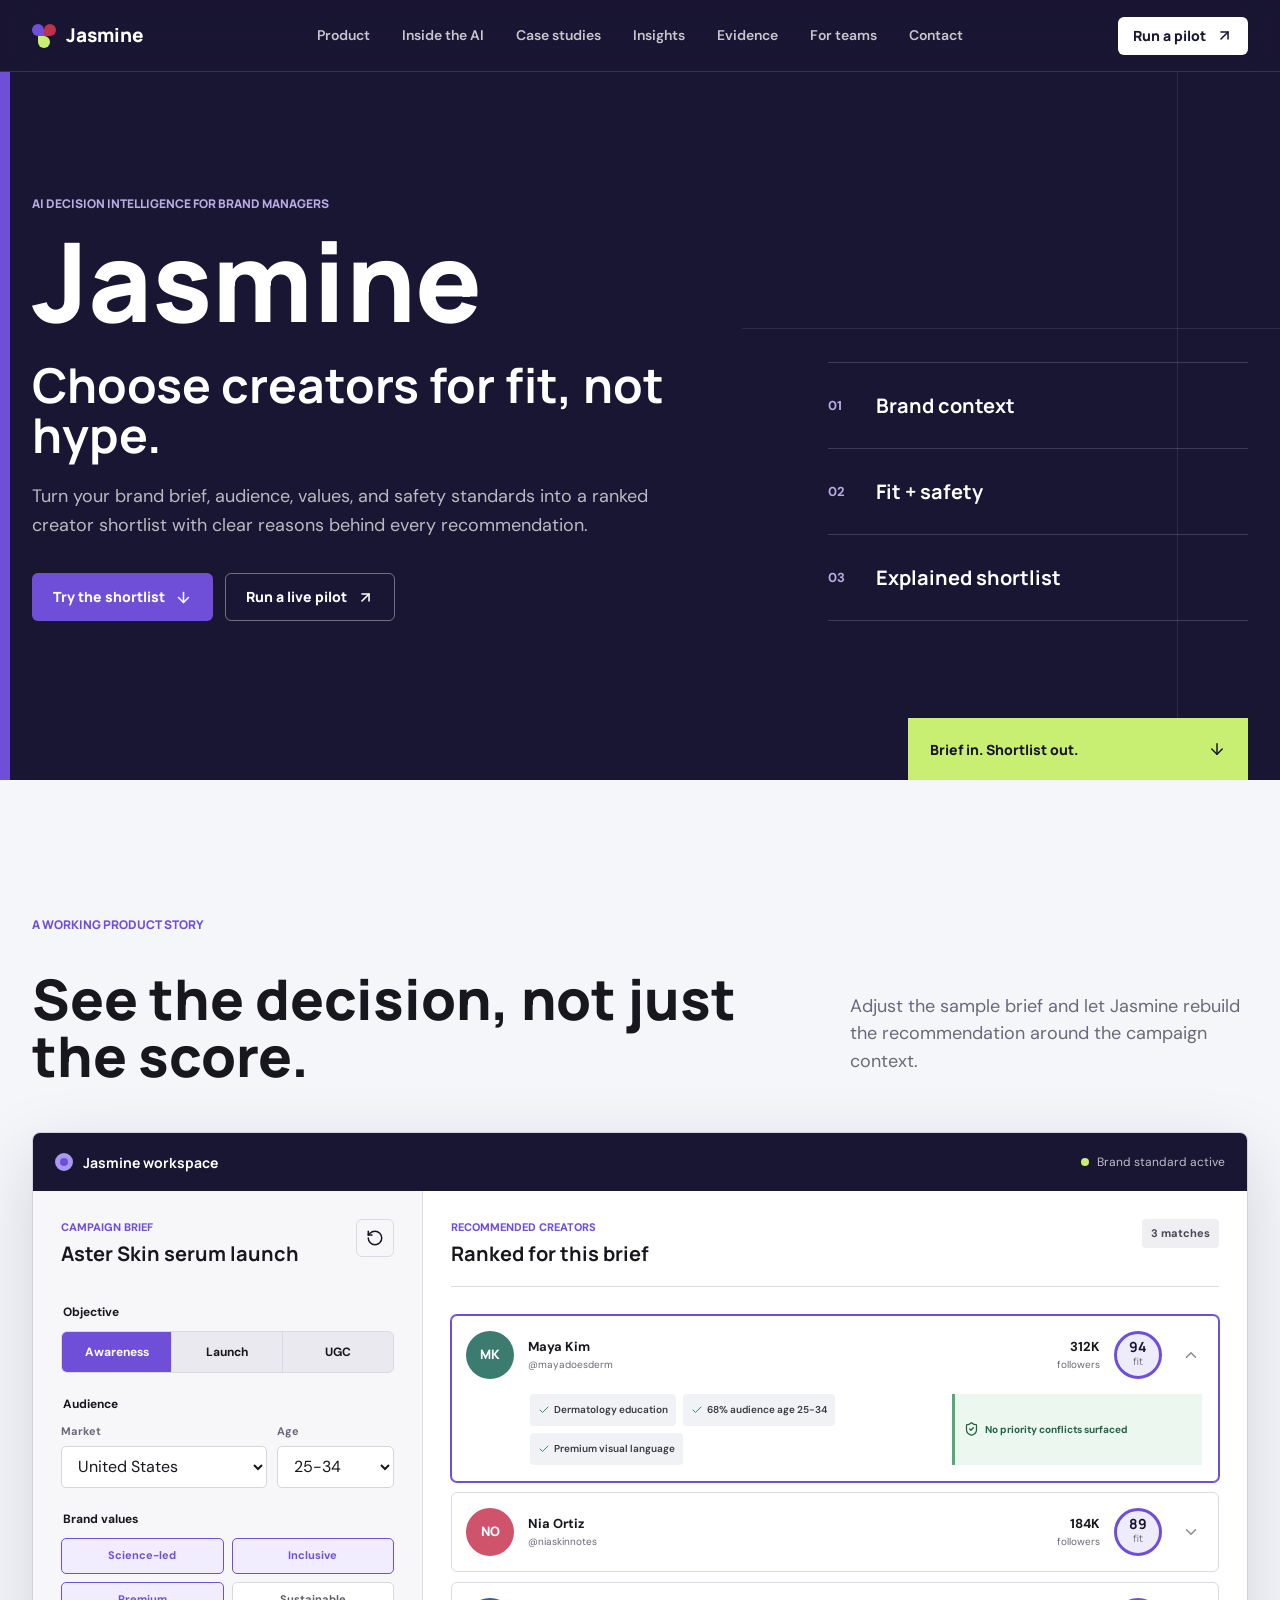
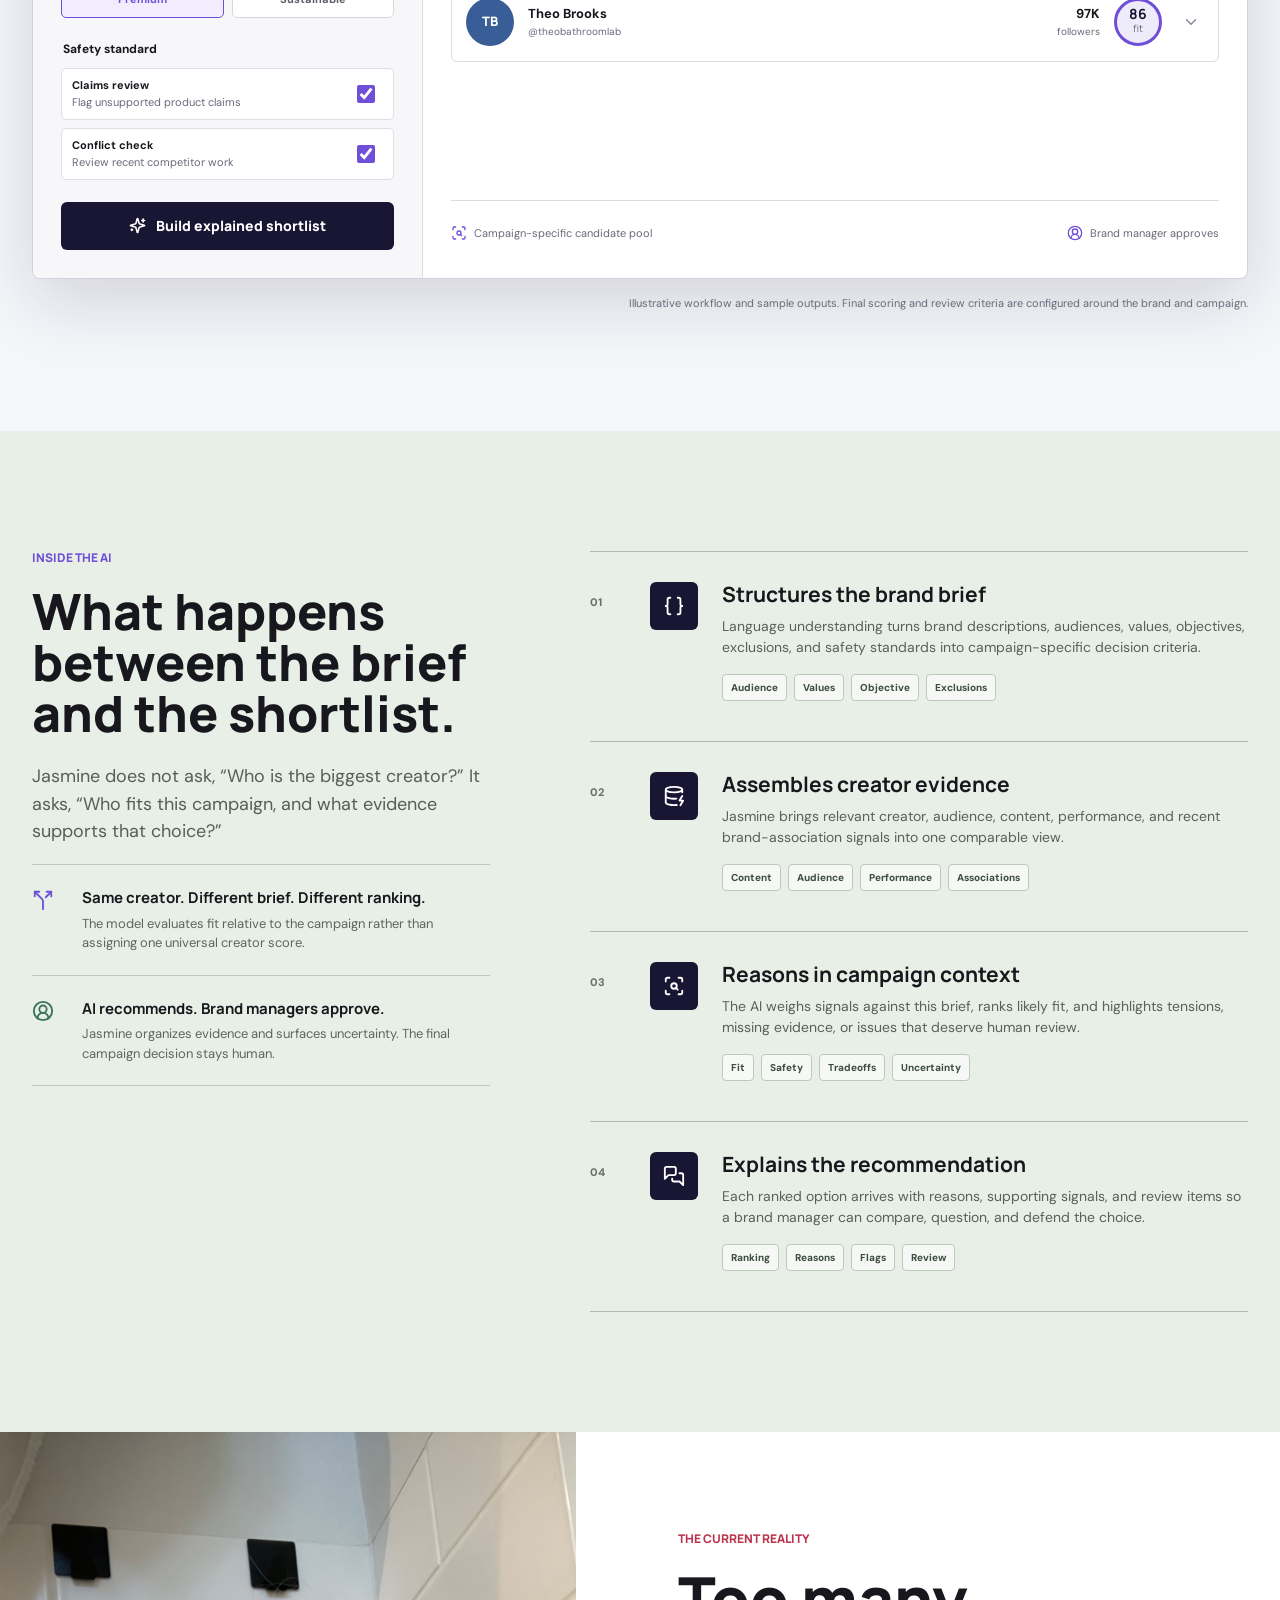
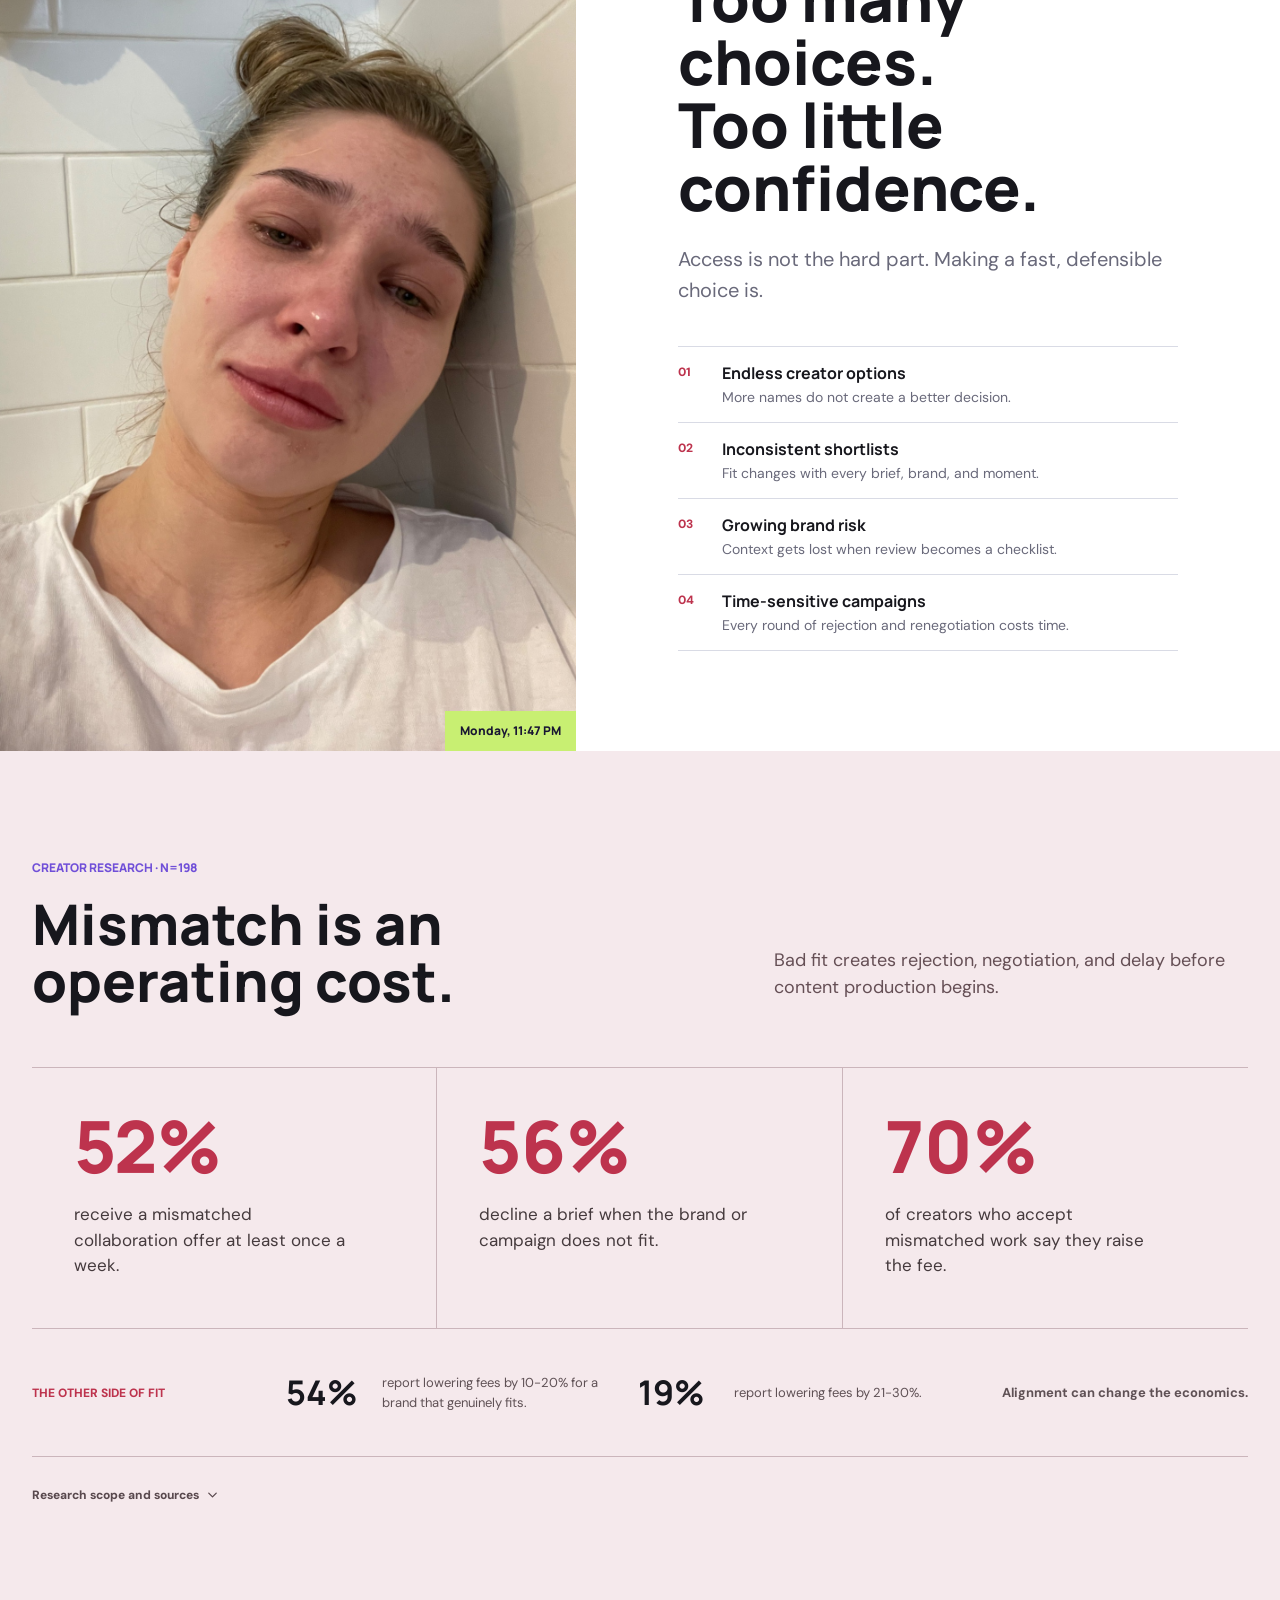
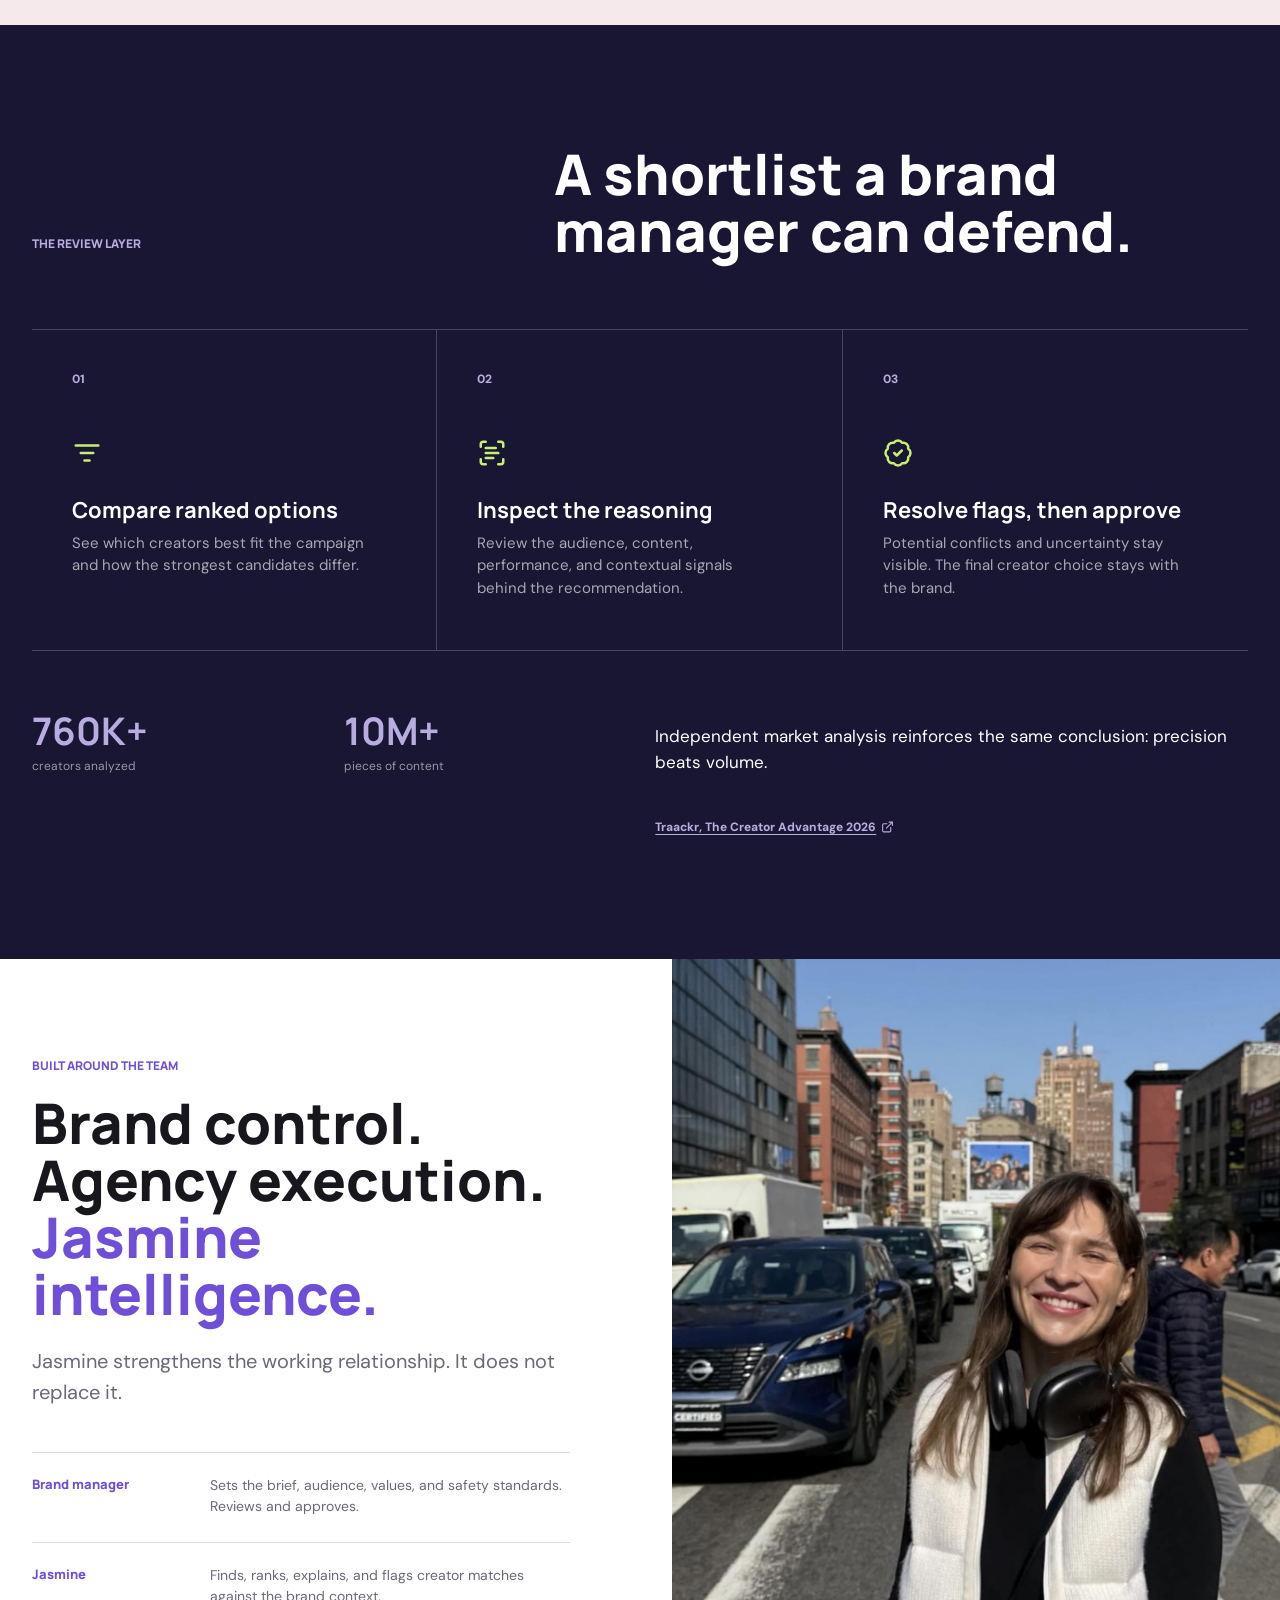
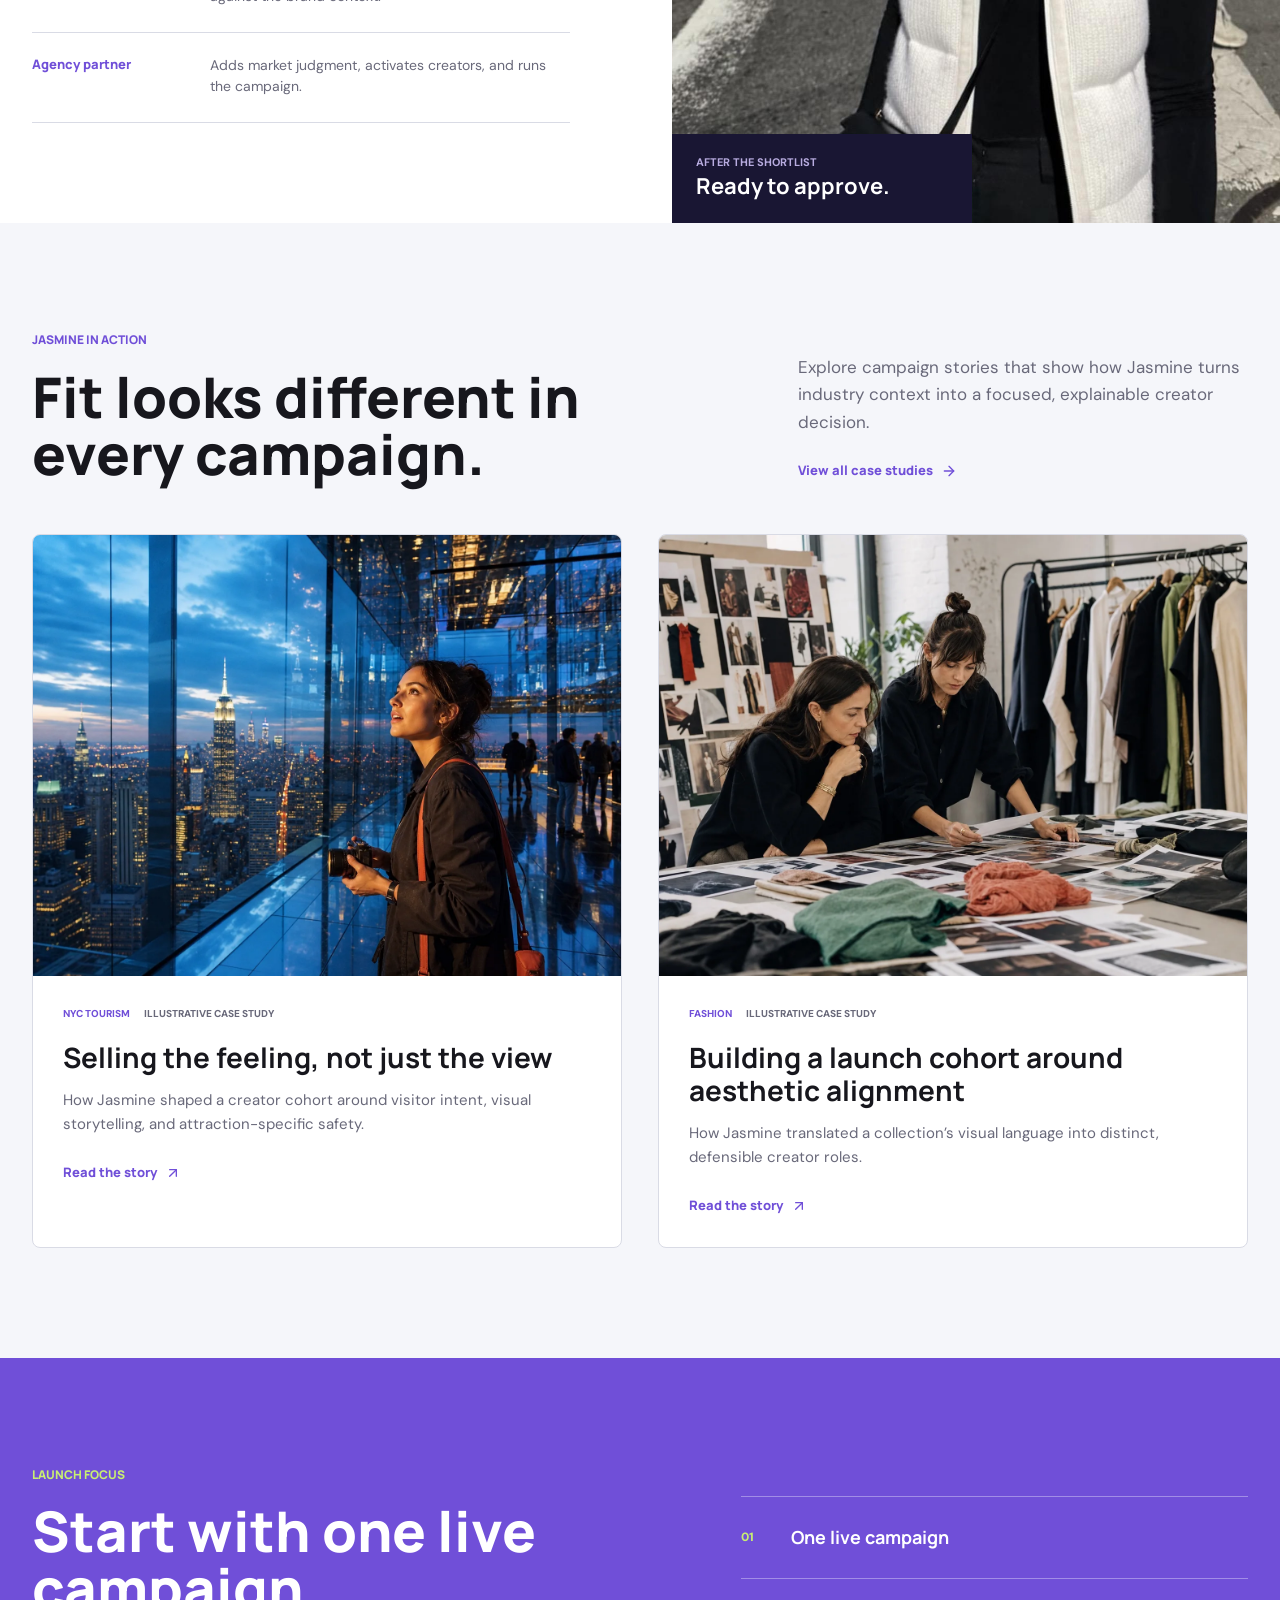
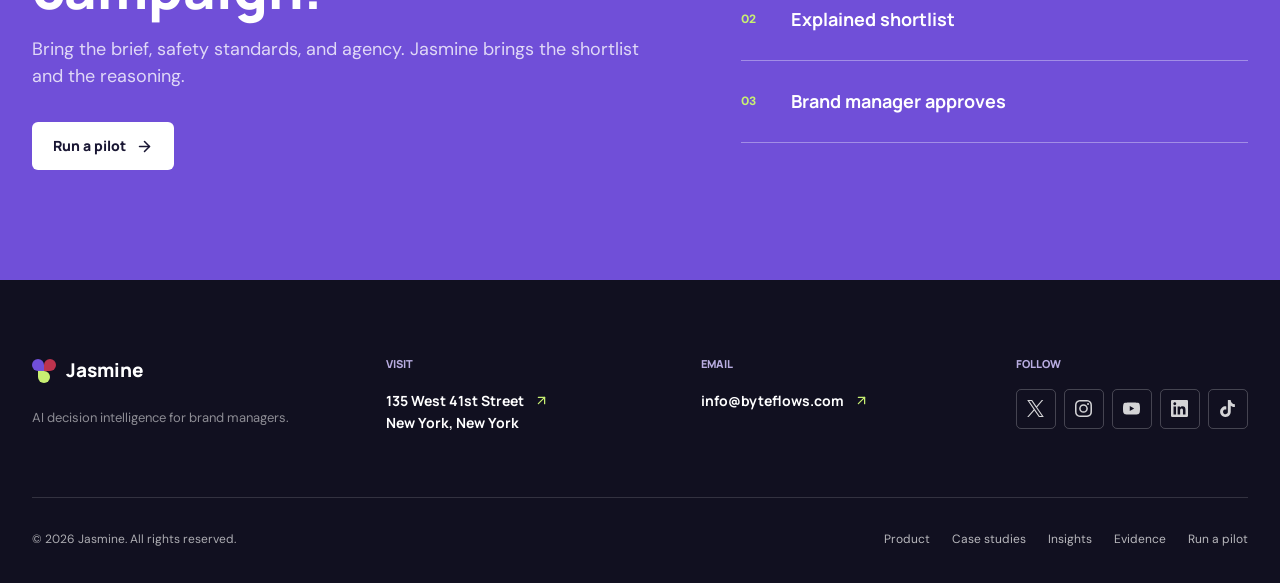
<file: index.html>
<!doctype html>
<html lang="en">
  <head>
    <meta charset="UTF-8" />
    <meta name="viewport" content="width=device-width, initial-scale=1.0" />
    <meta
      name="description"
      content="Jasmine turns a brand brief into ranked, explainable creator matches built for brand fit, audience relevance, and safety."
    />
    <meta name="robots" content="index, follow" />
    <meta name="theme-color" content="#191633" />
    <meta property="og:type" content="website" />
    <meta property="og:title" content="Jasmine | Choose creators for fit, not hype" />
    <meta
      property="og:description"
      content="AI decision intelligence that turns a brand brief into ranked, explainable creator matches."
    />
    <meta name="twitter:card" content="summary" />
    <meta name="twitter:title" content="Jasmine | Choose creators for fit, not hype" />
    <meta
      name="twitter:description"
      content="AI decision intelligence that turns a brand brief into ranked, explainable creator matches."
    />
    <link rel="canonical" href="https://ashehu.github.io/jasmine-ai/" />
    <title>Jasmine | Choose creators for fit, not hype</title>
    <link rel="icon" href="data:image/svg+xml,%3Csvg xmlns='http://www.w3.org/2000/svg' viewBox='0 0 32 32'%3E%3Crect width='32' height='32' rx='6' fill='%23191633'/%3E%3Ccircle cx='12' cy='12' r='6' fill='%237c5ce6'/%3E%3Ccircle cx='21' cy='12' r='6' fill='%23e95770'/%3E%3Ccircle cx='16.5' cy='21' r='6' fill='%23c8ef72'/%3E%3C/svg%3E" />
    <link rel="preconnect" href="https://fonts.googleapis.com" />
    <link rel="preconnect" href="https://fonts.gstatic.com" crossorigin />
    <link
      href="https://fonts.googleapis.com/css2?family=DM+Sans:wght@400;500;600;700&family=Manrope:wght@500;600;700;800&display=swap"
      rel="stylesheet"
    />
    <link rel="stylesheet" href="styles.css" />
    <script src="assets/lucide.min.js" defer></script>
    <script src="app.js" defer></script>
    <script type="application/ld+json">
      {
        "@context": "https://schema.org",
        "@type": "Organization",
        "name": "Jasmine",
        "email": "info@byteflows.com",
        "address": {
          "@type": "PostalAddress",
          "streetAddress": "135 West 41st Street",
          "addressLocality": "New York",
          "addressRegion": "New York",
          "addressCountry": "US"
        },
        "sameAs": [
          "https://x.com/jasmine_ai_fit",
          "https://www.instagram.com/jasmine_fit_ai/",
          "https://www.linkedin.com/company/jasmine-fit-ai"
        ]
      }
    </script>
  </head>
  <body>
    <a class="skip-link" href="#product">Skip to product</a>
    <header class="site-header" data-header>
      <a class="brand" href="#top" aria-label="Jasmine home">
        <span class="brand-mark" aria-hidden="true"><span></span><span></span><span></span></span>
        <span>Jasmine</span>
      </a>

      <button class="icon-button menu-button" type="button" data-menu-button aria-label="Open navigation" aria-expanded="false">
        <i data-lucide="menu"></i>
      </button>

      <nav class="main-nav" data-nav aria-label="Primary navigation">
        <a href="#product">Product</a>
        <a href="#ai">Inside the AI</a>
        <a href="case-studies/">Case studies</a>
        <a href="insights/">Insights</a>
        <a href="#evidence">Evidence</a>
        <a href="#partners">For teams</a>
        <a href="#contact">Contact</a>
      </nav>

      <button class="button button-small header-cta" type="button" data-open-pilot>
        Run a pilot
        <i data-lucide="arrow-up-right"></i>
      </button>
    </header>

    <main id="top">
      <section class="hero" aria-labelledby="hero-title">
        <div class="hero-rule" aria-hidden="true"></div>
        <div class="hero-inner">
          <div class="hero-copy reveal">
            <p class="eyebrow">AI decision intelligence for brand managers</p>
            <h1 id="hero-title">Jasmine</h1>
            <p class="hero-statement">Choose creators for fit, not hype.</p>
            <p class="hero-summary">
              Turn your brand brief, audience, values, and safety standards into a ranked creator shortlist with clear reasons behind every recommendation.
            </p>
            <div class="hero-actions">
              <a class="button button-primary" href="#product">
                Try the shortlist
                <i data-lucide="arrow-down"></i>
              </a>
              <button class="button button-quiet" type="button" data-open-pilot>
                Run a live pilot
                <i data-lucide="arrow-up-right"></i>
              </button>
            </div>
          </div>

          <div class="hero-signal reveal" aria-label="Jasmine workflow summary">
            <div>
              <span>01</span>
              <strong>Brand context</strong>
            </div>
            <div>
              <span>02</span>
              <strong>Fit + safety</strong>
            </div>
            <div>
              <span>03</span>
              <strong>Explained shortlist</strong>
            </div>
          </div>
        </div>
        <a class="hero-next" href="#product" aria-label="Continue to product">
          <span>Brief in. Shortlist out.</span>
          <i data-lucide="arrow-down"></i>
        </a>
      </section>

      <section class="product-section" id="product" aria-labelledby="product-title">
        <div class="section-heading reveal">
          <p class="eyebrow eyebrow-dark">A working product story</p>
          <h2 id="product-title">See the decision, not just the score.</h2>
          <p>Adjust the sample brief and let Jasmine rebuild the recommendation around the campaign context.</p>
        </div>

        <div class="product-shell reveal" data-product-shell>
          <div class="product-topbar">
            <div class="product-brand">
              <span class="product-mark" aria-hidden="true"></span>
              <span>Jasmine workspace</span>
            </div>
            <div class="workspace-status"><span></span> Brand standard active</div>
          </div>

          <div class="product-layout">
            <form class="brief-panel" data-brief-form>
              <div class="panel-heading">
                <div>
                  <span class="step-label">Campaign brief</span>
                  <h3>Aster Skin serum launch</h3>
                </div>
                <button class="icon-button" type="button" title="Reset brief" data-reset-brief aria-label="Reset sample brief">
                  <i data-lucide="rotate-ccw"></i>
                </button>
              </div>

              <fieldset class="field-group">
                <legend>Objective</legend>
                <div class="segmented-control" data-objective-control>
                  <button type="button" data-value="awareness" aria-pressed="true">Awareness</button>
                  <button type="button" data-value="launch" aria-pressed="false">Launch</button>
                  <button type="button" data-value="ugc" aria-pressed="false">UGC</button>
                </div>
              </fieldset>

              <fieldset class="field-group">
                <legend>Audience</legend>
                <div class="select-row">
                  <label>
                    <span>Market</span>
                    <select data-market>
                      <option value="US">United States</option>
                      <option value="UK">United Kingdom</option>
                      <option value="EU">European Union</option>
                    </select>
                  </label>
                  <label>
                    <span>Age</span>
                    <select data-age>
                      <option value="25-34">25-34</option>
                      <option value="18-24">18-24</option>
                      <option value="35-44">35-44</option>
                    </select>
                  </label>
                </div>
              </fieldset>

              <fieldset class="field-group">
                <legend>Brand values</legend>
                <div class="choice-grid" data-value-control>
                  <label><input type="checkbox" value="science" checked /><span>Science-led</span></label>
                  <label><input type="checkbox" value="inclusive" checked /><span>Inclusive</span></label>
                  <label><input type="checkbox" value="premium" checked /><span>Premium</span></label>
                  <label><input type="checkbox" value="sustainable" /><span>Sustainable</span></label>
                </div>
              </fieldset>

              <fieldset class="field-group safety-group">
                <legend>Safety standard</legend>
                <label class="toggle-row">
                  <span><strong>Claims review</strong><small>Flag unsupported product claims</small></span>
                  <input type="checkbox" checked data-safety="claims" />
                </label>
                <label class="toggle-row">
                  <span><strong>Conflict check</strong><small>Review recent competitor work</small></span>
                  <input type="checkbox" checked data-safety="conflicts" />
                </label>
              </fieldset>

              <button class="button button-generate" type="submit">
                <i data-lucide="sparkles"></i>
                Build explained shortlist
              </button>
            </form>

            <div class="results-panel" aria-live="polite">
              <div class="panel-heading results-heading">
                <div>
                  <span class="step-label">Recommended creators</span>
                  <h3>Ranked for this brief</h3>
                </div>
                <span class="result-count" data-result-count>3 matches</span>
              </div>

              <div class="analysis-progress" data-analysis-progress hidden>
                <div class="analysis-line"><span></span></div>
                <p data-analysis-label>Reading campaign context...</p>
              </div>

              <div class="creator-list" data-creator-list>
                <article class="creator-row selected" data-creator="maya">
                  <button class="creator-summary" type="button" aria-expanded="true">
                    <span class="creator-avatar avatar-maya">MK</span>
                    <span class="creator-identity"><strong>Maya Kim</strong><small>@mayadoesderm</small></span>
                    <span class="creator-reach"><strong>312K</strong><small>followers</small></span>
                    <span class="fit-score"><strong data-score>94</strong><small>fit</small></span>
                    <i data-lucide="chevron-down"></i>
                  </button>
                  <div class="creator-detail">
                    <div class="reason-list">
                      <span><i data-lucide="check"></i> Dermatology education</span>
                      <span><i data-lucide="check"></i> 68% audience age 25-34</span>
                      <span><i data-lucide="check"></i> Premium visual language</span>
                    </div>
                    <div class="review-note"><i data-lucide="shield-check"></i><span>No priority conflicts surfaced</span></div>
                  </div>
                </article>

                <article class="creator-row" data-creator="nia">
                  <button class="creator-summary" type="button" aria-expanded="false">
                    <span class="creator-avatar avatar-nia">NO</span>
                    <span class="creator-identity"><strong>Nia Ortiz</strong><small>@niaskinnotes</small></span>
                    <span class="creator-reach"><strong>184K</strong><small>followers</small></span>
                    <span class="fit-score"><strong data-score>89</strong><small>fit</small></span>
                    <i data-lucide="chevron-down"></i>
                  </button>
                  <div class="creator-detail">
                    <div class="reason-list">
                      <span><i data-lucide="check"></i> High save rate on routines</span>
                      <span><i data-lucide="check"></i> Strong US audience match</span>
                      <span><i data-lucide="check"></i> Inclusive beauty voice</span>
                    </div>
                    <div class="review-note review-note-warn"><i data-lucide="flag"></i><span>Review one recent category partnership</span></div>
                  </div>
                </article>

                <article class="creator-row" data-creator="theo">
                  <button class="creator-summary" type="button" aria-expanded="false">
                    <span class="creator-avatar avatar-theo">TB</span>
                    <span class="creator-identity"><strong>Theo Brooks</strong><small>@theobathroomlab</small></span>
                    <span class="creator-reach"><strong>97K</strong><small>followers</small></span>
                    <span class="fit-score"><strong data-score>86</strong><small>fit</small></span>
                    <i data-lucide="chevron-down"></i>
                  </button>
                  <div class="creator-detail">
                    <div class="reason-list">
                      <span><i data-lucide="check"></i> Ingredient-first reviews</span>
                      <span><i data-lucide="check"></i> Above-benchmark engagement</span>
                      <span><i data-lucide="check"></i> Emerging male skincare audience</span>
                    </div>
                    <div class="review-note"><i data-lucide="shield-check"></i><span>No priority conflicts surfaced</span></div>
                  </div>
                </article>
              </div>

              <div class="decision-footer">
                <div><i data-lucide="scan-search"></i><span>Campaign-specific candidate pool</span></div>
                <div><i data-lucide="circle-user-round"></i><span>Brand manager approves</span></div>
              </div>
            </div>
          </div>
        </div>
        <p class="demo-note reveal">Illustrative workflow and sample outputs. Final scoring and review criteria are configured around the brand and campaign.</p>
      </section>

      <section class="ai-section" id="ai" aria-labelledby="ai-title">
        <div class="ai-layout">
          <div class="ai-intro reveal">
            <p class="eyebrow eyebrow-dark">Inside the AI</p>
            <h2 id="ai-title">What happens between the brief and the shortlist.</h2>
            <p class="lead">
              Jasmine does not ask, “Who is the biggest creator?” It asks, “Who fits this campaign, and what evidence supports that choice?”
            </p>
            <div class="ai-principle">
              <i data-lucide="split"></i>
              <p><strong>Same creator. Different brief. Different ranking.</strong>The model evaluates fit relative to the campaign rather than assigning one universal creator score.</p>
            </div>
            <div class="human-boundary">
              <i data-lucide="circle-user-round"></i>
              <p><strong>AI recommends. Brand managers approve.</strong>Jasmine organizes evidence and surfaces uncertainty. The final campaign decision stays human.</p>
            </div>
          </div>

          <div class="ai-stages reveal" aria-label="Jasmine AI process">
            <article>
              <span class="ai-number">01</span>
              <div class="ai-stage-icon"><i data-lucide="braces"></i></div>
              <div>
                <h3>Structures the brand brief</h3>
                <p>Language understanding turns brand descriptions, audiences, values, objectives, exclusions, and safety standards into campaign-specific decision criteria.</p>
                <div class="signal-list"><span>Audience</span><span>Values</span><span>Objective</span><span>Exclusions</span></div>
              </div>
            </article>
            <article>
              <span class="ai-number">02</span>
              <div class="ai-stage-icon"><i data-lucide="database-zap"></i></div>
              <div>
                <h3>Assembles creator evidence</h3>
                <p>Jasmine brings relevant creator, audience, content, performance, and recent brand-association signals into one comparable view.</p>
                <div class="signal-list"><span>Content</span><span>Audience</span><span>Performance</span><span>Associations</span></div>
              </div>
            </article>
            <article>
              <span class="ai-number">03</span>
              <div class="ai-stage-icon"><i data-lucide="scan-search"></i></div>
              <div>
                <h3>Reasons in campaign context</h3>
                <p>The AI weighs signals against this brief, ranks likely fit, and highlights tensions, missing evidence, or issues that deserve human review.</p>
                <div class="signal-list"><span>Fit</span><span>Safety</span><span>Tradeoffs</span><span>Uncertainty</span></div>
              </div>
            </article>
            <article>
              <span class="ai-number">04</span>
              <div class="ai-stage-icon"><i data-lucide="messages-square"></i></div>
              <div>
                <h3>Explains the recommendation</h3>
                <p>Each ranked option arrives with reasons, supporting signals, and review items so a brand manager can compare, question, and defend the choice.</p>
                <div class="signal-list"><span>Ranking</span><span>Reasons</span><span>Flags</span><span>Review</span></div>
              </div>
            </article>
          </div>
        </div>
      </section>

      <section class="problem-section" aria-labelledby="problem-title">
        <div class="problem-image reveal">
          <img
            src="assets/brand-manager-overwhelmed.jpg"
            alt="An overwhelmed brand manager after a difficult campaign day"
            width="1536"
            height="2048"
            loading="lazy"
          />
          <span class="image-caption">Monday, 11:47 PM</span>
        </div>
        <div class="problem-copy reveal">
          <p class="eyebrow eyebrow-coral">The current reality</p>
          <h2 id="problem-title">Too many choices.<br />Too little confidence.</h2>
          <p class="lead">Access is not the hard part. Making a fast, defensible choice is.</p>
          <div class="pressure-list">
            <div><span>01</span><p><strong>Endless creator options</strong>More names do not create a better decision.</p></div>
            <div><span>02</span><p><strong>Inconsistent shortlists</strong>Fit changes with every brief, brand, and moment.</p></div>
            <div><span>03</span><p><strong>Growing brand risk</strong>Context gets lost when review becomes a checklist.</p></div>
            <div><span>04</span><p><strong>Time-sensitive campaigns</strong>Every round of rejection and renegotiation costs time.</p></div>
          </div>
        </div>
      </section>

      <section class="evidence-section" id="evidence" aria-labelledby="evidence-title">
        <div class="evidence-header reveal">
          <div>
            <p class="eyebrow eyebrow-dark">Creator research · n=198</p>
            <h2 id="evidence-title">Mismatch is an operating cost.</h2>
          </div>
          <p>Bad fit creates rejection, negotiation, and delay before content production begins.</p>
        </div>

        <div class="stat-row reveal">
          <article>
            <strong>52%</strong>
            <p>receive a mismatched collaboration offer at least once a week.</p>
          </article>
          <article>
            <strong>56%</strong>
            <p>decline a brief when the brand or campaign does not fit.</p>
          </article>
          <article>
            <strong>70%</strong>
            <p>of creators who accept mismatched work say they raise the fee.</p>
          </article>
        </div>

        <div class="economics-row reveal">
          <p class="economics-kicker">The other side of fit</p>
          <div><strong>54%</strong><span>report lowering fees by 10-20% for a brand that genuinely fits.</span></div>
          <div><strong>19%</strong><span>report lowering fees by 21-30%.</span></div>
          <p class="economics-close">Alignment can change the economics.</p>
        </div>

        <details class="source-disclosure reveal">
          <summary>Research scope and sources <i data-lucide="chevron-down"></i></summary>
          <p>
            Minds&amp;Roses for Midnight Issue, CAWI survey of 198 active creators, March-April 2026. Reported behavior is self-reported and should not be interpreted as guaranteed savings.
          </p>
          <div class="source-links">
            <a href="https://www.wirtualnemedia.pl/raport-dopasowanie-marki-do-tworcy-kluczowa-waluta-w-influencer-marketingu%2C7275586145749280a" target="_blank" rel="noreferrer">Research coverage <i data-lucide="external-link"></i></a>
            <a href="https://www.linkedin.com/company/midnight-issue" target="_blank" rel="noreferrer">Midnight Issue <i data-lucide="external-link"></i></a>
          </div>
        </details>
      </section>

      <section class="workflow-section" id="workflow" aria-labelledby="workflow-title">
        <div class="workflow-heading reveal">
          <p class="eyebrow">The review layer</p>
          <h2 id="workflow-title">A shortlist a brand manager can defend.</h2>
        </div>

        <div class="workflow-grid reveal">
          <article>
            <span class="workflow-number">01</span>
            <i data-lucide="list-filter"></i>
            <h3>Compare ranked options</h3>
            <p>See which creators best fit the campaign and how the strongest candidates differ.</p>
          </article>
          <article>
            <span class="workflow-number">02</span>
            <i data-lucide="scan-text"></i>
            <h3>Inspect the reasoning</h3>
            <p>Review the audience, content, performance, and contextual signals behind the recommendation.</p>
          </article>
          <article>
            <span class="workflow-number">03</span>
            <i data-lucide="badge-check"></i>
            <h3>Resolve flags, then approve</h3>
            <p>Potential conflicts and uncertainty stay visible. The final creator choice stays with the brand.</p>
          </article>
        </div>

        <div class="market-proof reveal">
          <div><strong>760K+</strong><span>creators analyzed</span></div>
          <div><strong>10M+</strong><span>pieces of content</span></div>
          <p>Independent market analysis reinforces the same conclusion: precision beats volume.</p>
          <a href="https://www.traackr.com/influencer-marketing-reports/2026-creator-advantage-us-report" target="_blank" rel="noreferrer">Traackr, The Creator Advantage 2026 <i data-lucide="external-link"></i></a>
        </div>
      </section>

      <section class="partners-section" id="partners" aria-labelledby="partners-title">
        <div class="partners-copy reveal">
          <p class="eyebrow eyebrow-dark">Built around the team</p>
          <h2 id="partners-title">Brand control.<br />Agency execution.<br /><span>Jasmine intelligence.</span></h2>
          <p class="lead">Jasmine strengthens the working relationship. It does not replace it.</p>

          <div class="role-list">
            <article>
              <span>Brand manager</span>
              <p>Sets the brief, audience, values, and safety standards. Reviews and approves.</p>
            </article>
            <article>
              <span>Jasmine</span>
              <p>Finds, ranks, explains, and flags creator matches against the brand context.</p>
            </article>
            <article>
              <span>Agency partner</span>
              <p>Adds market judgment, activates creators, and runs the campaign.</p>
            </article>
          </div>
        </div>
        <div class="partners-image reveal">
          <img
            src="assets/brand-manager-confident.jpg"
            alt="A confident brand manager ready to launch a campaign"
            width="1290"
            height="1661"
            loading="lazy"
          />
          <div class="image-statement"><span>After the shortlist</span><strong>Ready to approve.</strong></div>
        </div>
      </section>

      <section class="case-preview-section" id="case-studies" aria-labelledby="case-preview-title">
        <div class="case-preview-heading reveal">
          <div>
            <p class="eyebrow eyebrow-dark">Jasmine in action</p>
            <h2 id="case-preview-title">Fit looks different in every campaign.</h2>
          </div>
          <div>
            <p>Explore campaign stories that show how Jasmine turns industry context into a focused, explainable creator decision.</p>
            <a class="text-link" href="case-studies/">View all case studies <i data-lucide="arrow-right"></i></a>
          </div>
        </div>

        <div class="case-preview-grid">
          <article class="case-card reveal" id="tourism">
            <a class="case-card-image" href="case-studies/nyc-tourism.html" aria-label="Read the NYC tourism case study">
              <img
                src="assets/case-studies/nyc-attraction-creator-fit.webp"
                alt="A visual storyteller inside a fictional immersive New York City attraction at blue hour"
                width="1448"
                height="1086"
                loading="lazy"
              />
            </a>
            <div class="case-card-copy">
              <div class="case-card-meta"><span>NYC tourism</span><span>Illustrative case study</span></div>
              <h3><a href="case-studies/nyc-tourism.html">Selling the feeling, not just the view</a></h3>
              <p>How Jasmine shaped a creator cohort around visitor intent, visual storytelling, and attraction-specific safety.</p>
              <a class="text-link" href="case-studies/nyc-tourism.html">Read the story <i data-lucide="arrow-up-right"></i></a>
            </div>
          </article>

          <article class="case-card reveal" id="fashion">
            <a class="case-card-image" href="case-studies/fashion.html" aria-label="Read the fashion case study">
              <img
                src="assets/case-studies/fashion-aesthetic-fit.webp"
                alt="A fashion brand team reviewing creator portfolios and campaign imagery in a working studio"
                width="1448"
                height="1086"
                loading="lazy"
              />
            </a>
            <div class="case-card-copy">
              <div class="case-card-meta"><span>Fashion</span><span>Illustrative case study</span></div>
              <h3><a href="case-studies/fashion.html">Building a launch cohort around aesthetic alignment</a></h3>
              <p>How Jasmine translated a collection’s visual language into distinct, defensible creator roles.</p>
              <a class="text-link" href="case-studies/fashion.html">Read the story <i data-lucide="arrow-up-right"></i></a>
            </div>
          </article>
        </div>
      </section>

      <section class="pilot-section" aria-labelledby="pilot-title">
        <div class="pilot-content reveal">
          <p class="eyebrow">Launch focus</p>
          <h2 id="pilot-title">Start with one live campaign.</h2>
          <p>Bring the brief, safety standards, and agency. Jasmine brings the shortlist and the reasoning.</p>
          <button class="button button-light" type="button" data-open-pilot>
            Run a pilot
            <i data-lucide="arrow-right"></i>
          </button>
        </div>
        <div class="pilot-steps reveal" aria-label="Pilot process">
          <div><span>01</span><strong>One live campaign</strong></div>
          <div><span>02</span><strong>Explained shortlist</strong></div>
          <div><span>03</span><strong>Brand manager approves</strong></div>
        </div>
      </section>
    </main>

    <footer class="site-footer" id="contact">
      <div class="footer-main">
        <div class="footer-intro">
          <a class="brand footer-brand" href="#top">
            <span class="brand-mark" aria-hidden="true"><span></span><span></span><span></span></span>
            <span>Jasmine</span>
          </a>
          <p>AI decision intelligence for brand managers.</p>
        </div>

        <div class="footer-contact">
          <span class="footer-label">Visit</span>
          <a
            href="https://www.google.com/maps/search/?api=1&amp;query=135+West+41st+Street+New+York+New+York"
            target="_blank"
            rel="noreferrer"
          >
            <address>135 West 41st Street<br />New York, New York</address>
            <i data-lucide="arrow-up-right"></i>
          </a>
        </div>

        <div class="footer-contact">
          <span class="footer-label">Email</span>
          <a href="mailto:info@byteflows.com">
            info@byteflows.com
            <i data-lucide="arrow-up-right"></i>
          </a>
        </div>

        <div class="footer-social">
          <span class="footer-label">Follow</span>
          <div class="social-links" aria-label="Social media">
            <a href="https://x.com/jasmine_ai_fit" target="_blank" rel="noreferrer" aria-label="X"><img src="assets/social-x.svg" alt="" /></a>
            <a href="https://www.instagram.com/jasmine_fit_ai/" target="_blank" rel="noreferrer" aria-label="Instagram"><img src="assets/social-instagram.svg" alt="" /></a>
            <a href="#" data-social-placeholder="YouTube" aria-label="YouTube"><img src="assets/social-youtube.svg" alt="" /></a>
            <a href="https://www.linkedin.com/company/jasmine-fit-ai" target="_blank" rel="noreferrer" aria-label="LinkedIn"><img src="assets/social-linkedin.svg" alt="" /></a>
            <a href="#" data-social-placeholder="TikTok" aria-label="TikTok"><img src="assets/social-tiktok.svg" alt="" /></a>
          </div>
        </div>
      </div>

      <div class="footer-bottom">
        <p>&copy; 2026 Jasmine. All rights reserved.</p>
        <div>
          <a href="#product">Product</a>
          <a href="case-studies/">Case studies</a>
          <a href="insights/">Insights</a>
          <a href="#evidence">Evidence</a>
          <button type="button" data-open-pilot>Run a pilot</button>
        </div>
      </div>
    </footer>

    <dialog class="pilot-dialog" data-pilot-dialog aria-label="Request a Jasmine pilot">
      <form method="dialog" class="dialog-form" data-pilot-form>
        <button class="icon-button dialog-close" type="button" data-close-pilot aria-label="Close pilot form">
          <i data-lucide="x"></i>
        </button>
        <p class="eyebrow eyebrow-dark">One campaign. One better decision.</p>
        <h2>Run a Jasmine pilot.</h2>
        <p>Tell us where creator selection is slowing you down.</p>

        <label>
          <span>Name</span>
          <input type="text" name="name" autocomplete="name" required />
        </label>
        <label>
          <span>Work email</span>
          <input type="email" name="email" autocomplete="email" required />
        </label>
        <label>
          <span>Brand or company</span>
          <input type="text" name="company" autocomplete="organization" required />
        </label>
        <label>
          <span>Next campaign</span>
          <select name="campaign" required>
            <option value="" selected disabled>Select campaign type</option>
            <option>Product launch</option>
            <option>Always-on creator program</option>
            <option>Seasonal campaign</option>
            <option>Brand repositioning</option>
          </select>
        </label>

        <button class="button button-primary dialog-submit" type="submit">
          Prepare email request
          <i data-lucide="arrow-right"></i>
        </button>
      </form>

      <div class="dialog-success" data-dialog-success hidden>
        <span><i data-lucide="check"></i></span>
        <h2>Email request ready.</h2>
        <p>Open the prepared message to send your pilot details to info@byteflows.com.</p>
        <div class="dialog-success-actions">
          <a class="button button-primary" href="mailto:info@byteflows.com" data-pilot-email>
            Open email
            <i data-lucide="mail"></i>
          </a>
          <button class="button button-secondary" type="button" data-close-pilot>Done</button>
        </div>
      </div>
    </dialog>

    <div class="toast" data-toast role="status" aria-live="polite">Shortlist rebuilt for the new brief.</div>
  </body>
</html>
</file>
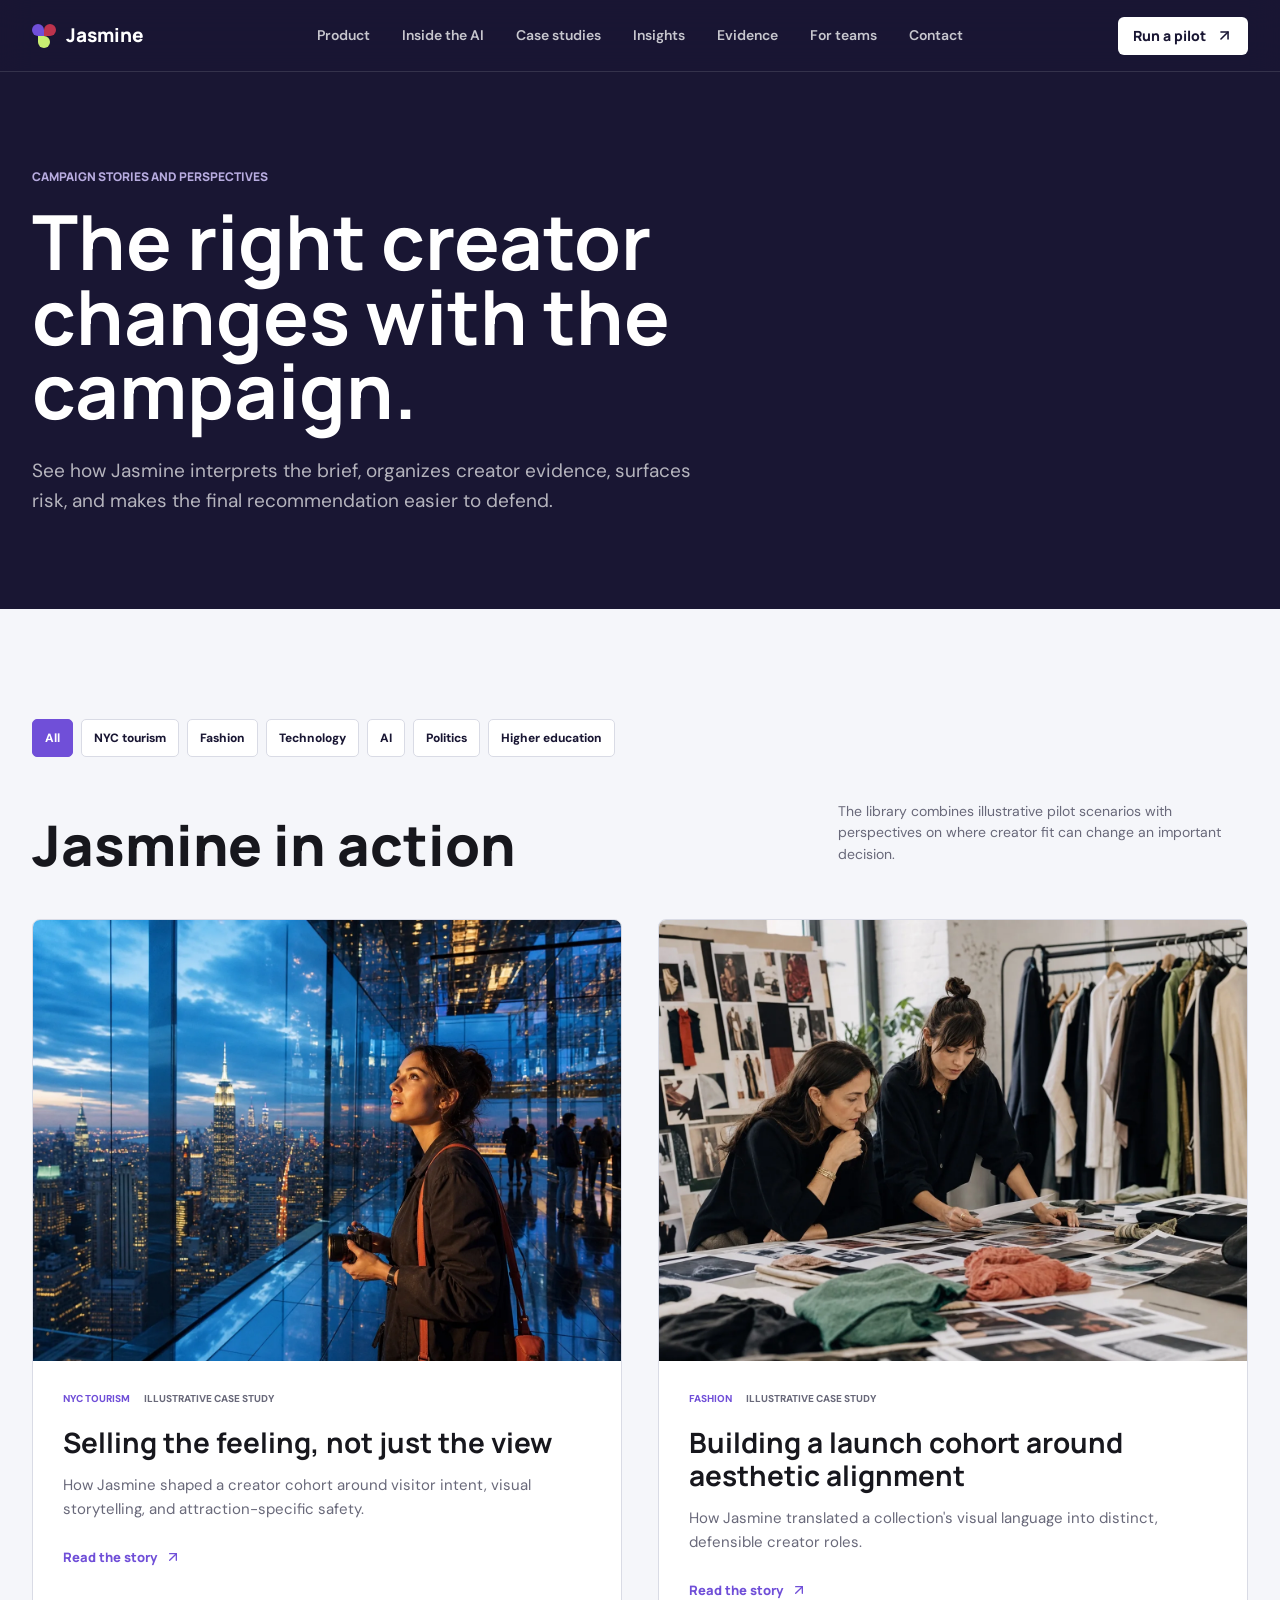
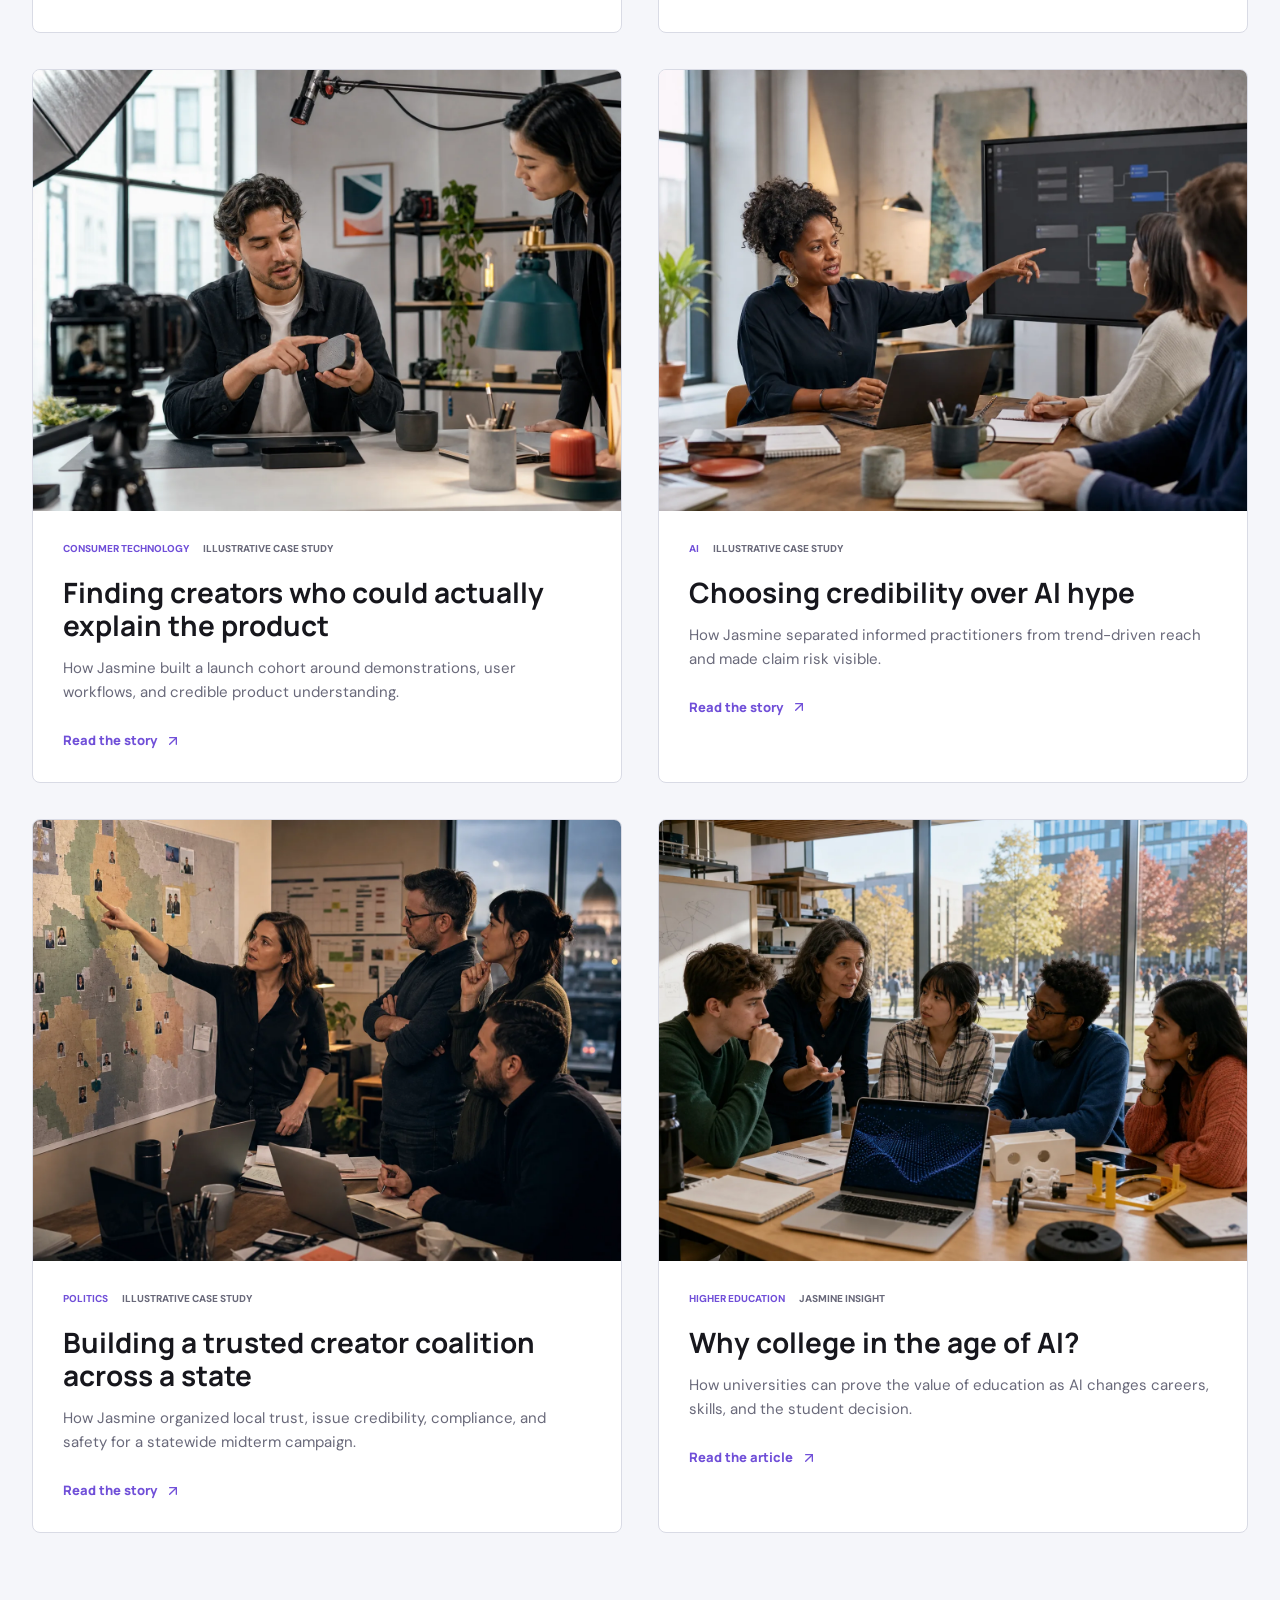
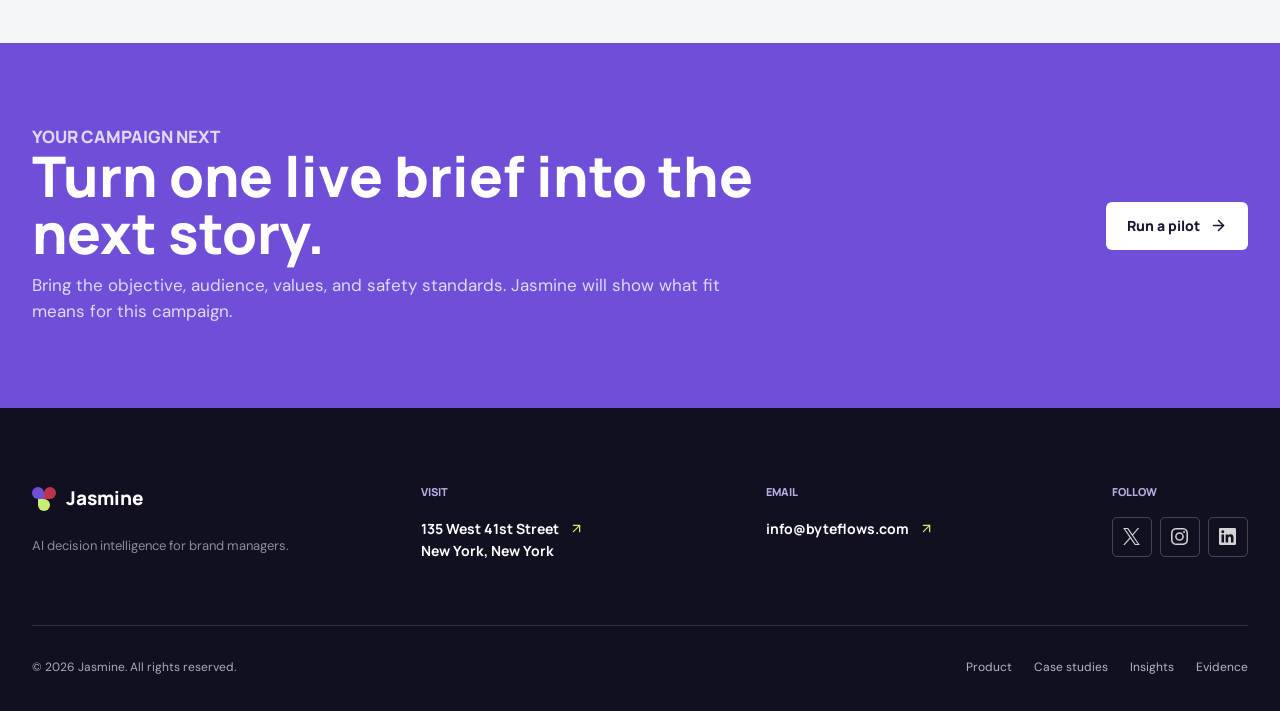
<file: case-studies/index.html>
<!doctype html>
<html lang="en">
  <head>
    <meta charset="UTF-8" />
    <meta name="viewport" content="width=device-width, initial-scale=1.0" />
    <meta name="description" content="Explore Jasmine case studies and sector perspectives showing how campaign context becomes an explainable creator decision." />
    <meta name="robots" content="index, follow" />
    <meta name="theme-color" content="#191633" />
    <meta property="og:type" content="website" />
    <meta property="og:title" content="Case Studies | Jasmine" />
    <meta property="og:description" content="Campaign stories and sector perspectives about choosing creators for fit, audience relevance, and safety." />
    <meta property="og:image" content="https://ashehu.github.io/jasmine-ai/assets/case-studies/nyc-attraction-creator-fit.webp" />
    <meta name="twitter:card" content="summary_large_image" />
    <link rel="canonical" href="https://ashehu.github.io/jasmine-ai/case-studies/" />
    <title>Case Studies | Jasmine</title>
    <link rel="icon" href="data:image/svg+xml,%3Csvg xmlns='http://www.w3.org/2000/svg' viewBox='0 0 32 32'%3E%3Crect width='32' height='32' rx='6' fill='%23191633'/%3E%3Ccircle cx='12' cy='12' r='6' fill='%237c5ce6'/%3E%3Ccircle cx='21' cy='12' r='6' fill='%23e95770'/%3E%3Ccircle cx='16.5' cy='21' r='6' fill='%23c8ef72'/%3E%3C/svg%3E" />
    <link rel="preconnect" href="https://fonts.googleapis.com" />
    <link rel="preconnect" href="https://fonts.gstatic.com" crossorigin />
    <link href="https://fonts.googleapis.com/css2?family=DM+Sans:wght@400;500;600;700&amp;family=Manrope:wght@500;600;700;800&amp;display=swap" rel="stylesheet" />
    <link rel="stylesheet" href="../styles.css" />
    <script src="../assets/lucide.min.js" defer></script>
    <script src="../app.js" defer></script>
  </head>
  <body>
    <a class="skip-link" href="#cases">Skip to case studies</a>
    <header class="site-header" data-header>
      <a class="brand" href="../index.html" aria-label="Jasmine home">
        <span class="brand-mark" aria-hidden="true"><span></span><span></span><span></span></span>
        <span>Jasmine</span>
      </a>
      <button class="icon-button menu-button" type="button" data-menu-button aria-label="Open navigation" aria-expanded="false"><i data-lucide="menu"></i></button>
      <nav class="main-nav" data-nav aria-label="Primary navigation">
        <a href="../index.html#product">Product</a>
        <a href="../index.html#ai">Inside the AI</a>
        <a href="./" aria-current="page">Case studies</a>
        <a href="../insights/">Insights</a>
        <a href="../index.html#evidence">Evidence</a>
        <a href="../index.html#partners">For teams</a>
        <a href="#contact">Contact</a>
      </nav>
      <a class="button button-small header-cta" href="mailto:info@byteflows.com?subject=Jasmine%20pilot%20request">Run a pilot <i data-lucide="arrow-up-right"></i></a>
    </header>

    <main>
      <section class="case-library-hero" aria-labelledby="library-title">
        <p class="eyebrow">Campaign stories and perspectives</p>
        <h1 id="library-title">The right creator changes with the campaign.</h1>
        <p>See how Jasmine interprets the brief, organizes creator evidence, surfaces risk, and makes the final recommendation easier to defend.</p>
      </section>

      <section class="case-library-section" id="cases" aria-labelledby="cases-title">
        <div class="case-filter-bar" aria-label="Case-study industries">
          <a href="#cases">All</a>
          <a href="#tourism">NYC tourism</a>
          <a href="#fashion">Fashion</a>
          <a href="#technology">Technology</a>
          <a href="#ai">AI</a>
          <a href="#politics">Politics</a>
          <a href="#higher-education">Higher education</a>
        </div>

        <div class="case-library-intro reveal">
          <h2 id="cases-title">Jasmine in action</h2>
          <p>The library combines illustrative pilot scenarios with perspectives on where creator fit can change an important decision.</p>
        </div>

        <div class="case-library-grid">
          <article class="case-card reveal" id="tourism">
            <a class="case-card-image" href="nyc-tourism.html" aria-label="Read the NYC tourism case study">
              <img src="../assets/case-studies/nyc-attraction-creator-fit.webp" alt="A visual storyteller inside a fictional immersive New York City attraction at blue hour" width="1448" height="1086" />
            </a>
            <div class="case-card-copy">
              <div class="case-card-meta"><span>NYC tourism</span><span>Illustrative case study</span></div>
              <h3><a href="nyc-tourism.html">Selling the feeling, not just the view</a></h3>
              <p>How Jasmine shaped a creator cohort around visitor intent, visual storytelling, and attraction-specific safety.</p>
              <a class="text-link" href="nyc-tourism.html">Read the story <i data-lucide="arrow-up-right"></i></a>
            </div>
          </article>

          <article class="case-card reveal" id="fashion">
            <a class="case-card-image" href="fashion.html" aria-label="Read the fashion case study">
              <img src="../assets/case-studies/fashion-aesthetic-fit.webp" alt="A fashion brand team reviewing creator portfolios and campaign imagery in a working studio" width="1448" height="1086" />
            </a>
            <div class="case-card-copy">
              <div class="case-card-meta"><span>Fashion</span><span>Illustrative case study</span></div>
              <h3><a href="fashion.html">Building a launch cohort around aesthetic alignment</a></h3>
              <p>How Jasmine translated a collection's visual language into distinct, defensible creator roles.</p>
              <a class="text-link" href="fashion.html">Read the story <i data-lucide="arrow-up-right"></i></a>
            </div>
          </article>

          <article class="case-card reveal" id="technology">
            <a class="case-card-image" href="consumer-technology.html" aria-label="Read the consumer technology case study">
              <img src="../assets/case-studies/consumer-tech-product-demo.webp" alt="A technology creator recording a hands-on demonstration of a fictional consumer device" width="1448" height="1086" loading="lazy" />
            </a>
            <div class="case-card-copy">
              <div class="case-card-meta"><span>Consumer technology</span><span>Illustrative case study</span></div>
              <h3><a href="consumer-technology.html">Finding creators who could actually explain the product</a></h3>
              <p>How Jasmine built a launch cohort around demonstrations, user workflows, and credible product understanding.</p>
              <a class="text-link" href="consumer-technology.html">Read the story <i data-lucide="arrow-up-right"></i></a>
            </div>
          </article>

          <article class="case-card reveal" id="ai">
            <a class="case-card-image" href="ai.html" aria-label="Read the AI case study">
              <img src="../assets/case-studies/ai-credible-practitioners.webp" alt="An AI practitioner explaining a practical workflow to professionals" width="1448" height="1086" loading="lazy" />
            </a>
            <div class="case-card-copy">
              <div class="case-card-meta"><span>AI</span><span>Illustrative case study</span></div>
              <h3><a href="ai.html">Choosing credibility over AI hype</a></h3>
              <p>How Jasmine separated informed practitioners from trend-driven reach and made claim risk visible.</p>
              <a class="text-link" href="ai.html">Read the story <i data-lucide="arrow-up-right"></i></a>
            </div>
          </article>

          <article class="case-card reveal" id="politics">
            <a class="case-card-image" href="politics.html" aria-label="Read the political campaign case study">
              <img src="../assets/case-studies/political-statewide-coalition.webp" alt="A politically neutral campaign communications team reviewing a regional creator map" width="1448" height="1086" loading="lazy" />
            </a>
            <div class="case-card-copy">
              <div class="case-card-meta"><span>Politics</span><span>Illustrative case study</span></div>
              <h3><a href="politics.html">Building a trusted creator coalition across a state</a></h3>
              <p>How Jasmine organized local trust, issue credibility, compliance, and safety for a statewide midterm campaign.</p>
              <a class="text-link" href="politics.html">Read the story <i data-lucide="arrow-up-right"></i></a>
            </div>
          </article>

          <article class="case-card reveal" id="higher-education">
            <a class="case-card-image" href="../insights/higher-education-ai.html" aria-label="Read the higher-education insight about the value of college in the age of AI">
              <img src="../assets/insights/higher-education-ai-value.webp" alt="Students and a professor discussing an applied AI project in a university innovation studio" width="1448" height="1086" loading="lazy" />
            </a>
            <div class="case-card-copy">
              <div class="case-card-meta"><span>Higher education</span><span>Jasmine insight</span></div>
              <h3><a href="../insights/higher-education-ai.html">Why college in the age of AI?</a></h3>
              <p>How universities can prove the value of education as AI changes careers, skills, and the student decision.</p>
              <a class="text-link" href="../insights/higher-education-ai.html">Read the article <i data-lucide="arrow-up-right"></i></a>
            </div>
          </article>
        </div>
      </section>

      <section class="case-next-section" aria-labelledby="library-cta-title">
        <div>
          <p class="eyebrow">Your campaign next</p>
          <h2 id="library-cta-title">Turn one live brief into the next story.</h2>
          <p>Bring the objective, audience, values, and safety standards. Jasmine will show what fit means for this campaign.</p>
        </div>
        <div class="case-next-actions">
          <a class="button button-light" href="mailto:info@byteflows.com?subject=Jasmine%20pilot%20request">Run a pilot <i data-lucide="arrow-right"></i></a>
        </div>
      </section>
    </main>

    <footer class="site-footer" id="contact">
      <div class="footer-main">
        <div class="footer-intro">
          <a class="brand footer-brand" href="../index.html"><span class="brand-mark" aria-hidden="true"><span></span><span></span><span></span></span><span>Jasmine</span></a>
          <p>AI decision intelligence for brand managers.</p>
        </div>
        <div class="footer-contact">
          <span class="footer-label">Visit</span>
          <a href="https://www.google.com/maps/search/?api=1&amp;query=135+West+41st+Street+New+York+New+York" target="_blank" rel="noreferrer"><address>135 West 41st Street<br />New York, New York</address><i data-lucide="arrow-up-right"></i></a>
        </div>
        <div class="footer-contact">
          <span class="footer-label">Email</span>
          <a href="mailto:info@byteflows.com">info@byteflows.com <i data-lucide="arrow-up-right"></i></a>
        </div>
        <div class="footer-social">
          <span class="footer-label">Follow</span>
          <div class="social-links" aria-label="Social media">
            <a href="https://x.com/jasmine_ai_fit" target="_blank" rel="noreferrer" aria-label="X"><img src="../assets/social-x.svg" alt="" /></a>
            <a href="https://www.instagram.com/jasmine_fit_ai/" target="_blank" rel="noreferrer" aria-label="Instagram"><img src="../assets/social-instagram.svg" alt="" /></a>
            <a href="https://www.linkedin.com/company/jasmine-fit-ai" target="_blank" rel="noreferrer" aria-label="LinkedIn"><img src="../assets/social-linkedin.svg" alt="" /></a>
          </div>
        </div>
      </div>
      <div class="footer-bottom">
        <p>&copy; 2026 Jasmine. All rights reserved.</p>
        <div><a href="../index.html#product">Product</a><a href="./">Case studies</a><a href="../insights/">Insights</a><a href="../index.html#evidence">Evidence</a></div>
      </div>
    </footer>
  </body>
</html>
</file>
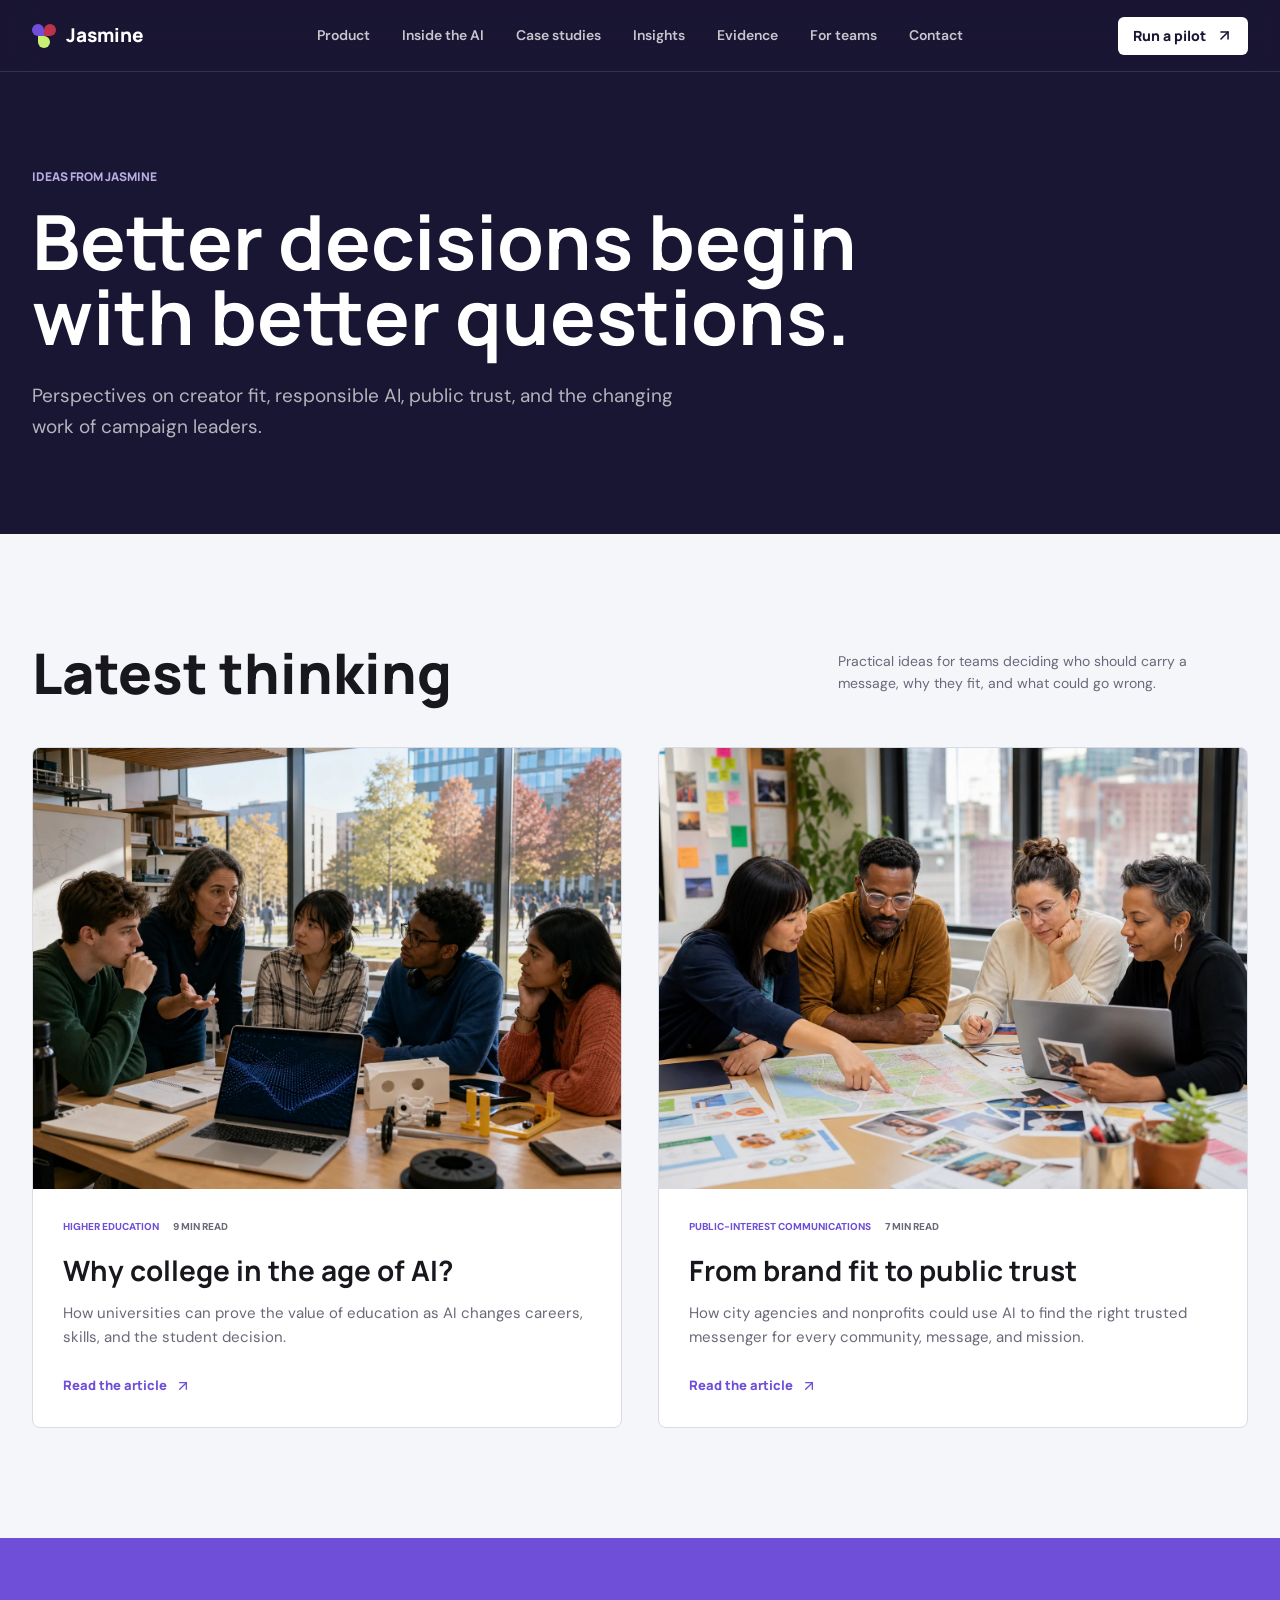
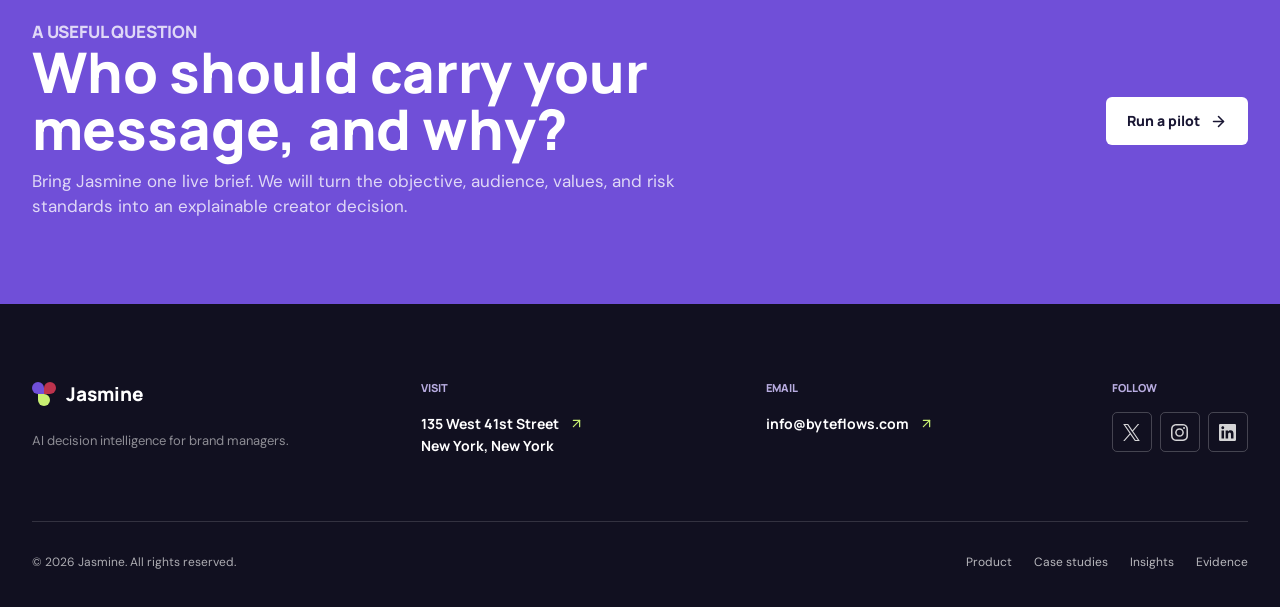
<file: insights/index.html>
<!doctype html>
<html lang="en">
  <head>
    <meta charset="UTF-8" />
    <meta name="viewport" content="width=device-width, initial-scale=1.0" />
    <meta name="description" content="Ideas from Jasmine about creator fit, responsible AI, public trust, and better campaign decisions." />
    <meta name="robots" content="index, follow" />
    <meta name="theme-color" content="#191633" />
    <meta property="og:type" content="website" />
    <meta property="og:title" content="Insights | Jasmine" />
    <meta property="og:description" content="Thinking about creator fit, responsible AI, public trust, and better campaign decisions." />
    <meta property="og:image" content="https://ashehu.github.io/jasmine-ai/assets/insights/higher-education-ai-value.webp" />
    <meta name="twitter:card" content="summary_large_image" />
    <link rel="canonical" href="https://ashehu.github.io/jasmine-ai/insights/" />
    <title>Insights | Jasmine</title>
    <link rel="icon" href="data:image/svg+xml,%3Csvg xmlns='http://www.w3.org/2000/svg' viewBox='0 0 32 32'%3E%3Crect width='32' height='32' rx='6' fill='%23191633'/%3E%3Ccircle cx='12' cy='12' r='6' fill='%237c5ce6'/%3E%3Ccircle cx='21' cy='12' r='6' fill='%23e95770'/%3E%3Ccircle cx='16.5' cy='21' r='6' fill='%23c8ef72'/%3E%3C/svg%3E" />
    <link rel="preconnect" href="https://fonts.googleapis.com" />
    <link rel="preconnect" href="https://fonts.gstatic.com" crossorigin />
    <link href="https://fonts.googleapis.com/css2?family=DM+Sans:wght@400;500;600;700&amp;family=Manrope:wght@500;600;700;800&amp;display=swap" rel="stylesheet" />
    <link rel="stylesheet" href="../styles.css" />
    <script src="../assets/lucide.min.js" defer></script>
    <script src="../app.js" defer></script>
  </head>
  <body>
    <a class="skip-link" href="#articles">Skip to insights</a>
    <header class="site-header" data-header>
      <a class="brand" href="../index.html" aria-label="Jasmine home"><span class="brand-mark" aria-hidden="true"><span></span><span></span><span></span></span><span>Jasmine</span></a>
      <button class="icon-button menu-button" type="button" data-menu-button aria-label="Open navigation" aria-expanded="false"><i data-lucide="menu"></i></button>
      <nav class="main-nav" data-nav aria-label="Primary navigation">
        <a href="../index.html#product">Product</a>
        <a href="../index.html#ai">Inside the AI</a>
        <a href="../case-studies/">Case studies</a>
        <a href="./" aria-current="page">Insights</a>
        <a href="../index.html#evidence">Evidence</a>
        <a href="../index.html#partners">For teams</a>
        <a href="#contact">Contact</a>
      </nav>
      <a class="button button-small header-cta" href="mailto:info@byteflows.com?subject=Jasmine%20pilot%20request">Run a pilot <i data-lucide="arrow-up-right"></i></a>
    </header>

    <main>
      <section class="case-library-hero" aria-labelledby="insights-title">
        <p class="eyebrow">Ideas from Jasmine</p>
        <h1 id="insights-title">Better decisions begin with better questions.</h1>
        <p>Perspectives on creator fit, responsible AI, public trust, and the changing work of campaign leaders.</p>
      </section>

      <section class="case-library-section" id="articles" aria-labelledby="articles-title">
        <div class="case-library-intro reveal">
          <h2 id="articles-title">Latest thinking</h2>
          <p>Practical ideas for teams deciding who should carry a message, why they fit, and what could go wrong.</p>
        </div>

        <div class="insights-library-grid">
          <article class="case-card reveal">
            <a class="case-card-image" href="higher-education-ai.html" aria-label="Read why universities must answer the value question in the age of AI">
              <img src="../assets/insights/higher-education-ai-value.webp" alt="Students and a professor discussing an applied AI project in a university innovation studio" width="1448" height="1086" />
            </a>
            <div class="case-card-copy">
              <div class="case-card-meta"><span>Higher education</span><span>9 min read</span></div>
              <h3><a href="higher-education-ai.html">Why college in the age of AI?</a></h3>
              <p>How universities can prove the value of education as AI changes careers, skills, and the student decision.</p>
              <a class="text-link" href="higher-education-ai.html">Read the article <i data-lucide="arrow-up-right"></i></a>
            </div>
          </article>

          <article class="case-card reveal">
            <a class="case-card-image" href="public-interest-messengers.html" aria-label="Read about mission-to-messenger fit for cities and nonprofits">
              <img src="../assets/insights/public-interest-messengers.webp" alt="A diverse civic communications team reviewing a neighborhood map and creator candidates" width="1448" height="1086" loading="lazy" />
            </a>
            <div class="case-card-copy">
              <div class="case-card-meta"><span>Public-interest communications</span><span>7 min read</span></div>
              <h3><a href="public-interest-messengers.html">From brand fit to public trust</a></h3>
              <p>How city agencies and nonprofits could use AI to find the right trusted messenger for every community, message, and mission.</p>
              <a class="text-link" href="public-interest-messengers.html">Read the article <i data-lucide="arrow-up-right"></i></a>
            </div>
          </article>
        </div>
      </section>

      <section class="case-next-section" aria-labelledby="insights-cta-title">
        <div>
          <p class="eyebrow">A useful question</p>
          <h2 id="insights-cta-title">Who should carry your message, and why?</h2>
          <p>Bring Jasmine one live brief. We will turn the objective, audience, values, and risk standards into an explainable creator decision.</p>
        </div>
        <div class="case-next-actions"><a class="button button-light" href="mailto:info@byteflows.com?subject=Jasmine%20pilot%20request">Run a pilot <i data-lucide="arrow-right"></i></a></div>
      </section>
    </main>

    <footer class="site-footer" id="contact">
      <div class="footer-main">
        <div class="footer-intro"><a class="brand footer-brand" href="../index.html"><span class="brand-mark" aria-hidden="true"><span></span><span></span><span></span></span><span>Jasmine</span></a><p>AI decision intelligence for brand managers.</p></div>
        <div class="footer-contact"><span class="footer-label">Visit</span><a href="https://www.google.com/maps/search/?api=1&amp;query=135+West+41st+Street+New+York+New+York" target="_blank" rel="noreferrer"><address>135 West 41st Street<br />New York, New York</address><i data-lucide="arrow-up-right"></i></a></div>
        <div class="footer-contact"><span class="footer-label">Email</span><a href="mailto:info@byteflows.com">info@byteflows.com <i data-lucide="arrow-up-right"></i></a></div>
        <div class="footer-social"><span class="footer-label">Follow</span><div class="social-links" aria-label="Social media"><a href="https://x.com/jasmine_ai_fit" target="_blank" rel="noreferrer" aria-label="X"><img src="../assets/social-x.svg" alt="" /></a><a href="https://www.instagram.com/jasmine_fit_ai/" target="_blank" rel="noreferrer" aria-label="Instagram"><img src="../assets/social-instagram.svg" alt="" /></a><a href="https://www.linkedin.com/company/jasmine-fit-ai" target="_blank" rel="noreferrer" aria-label="LinkedIn"><img src="../assets/social-linkedin.svg" alt="" /></a></div></div>
      </div>
      <div class="footer-bottom"><p>&copy; 2026 Jasmine. All rights reserved.</p><div><a href="../index.html#product">Product</a><a href="../case-studies/">Case studies</a><a href="./">Insights</a><a href="../index.html#evidence">Evidence</a></div></div>
    </footer>
  </body>
</html>
</file>
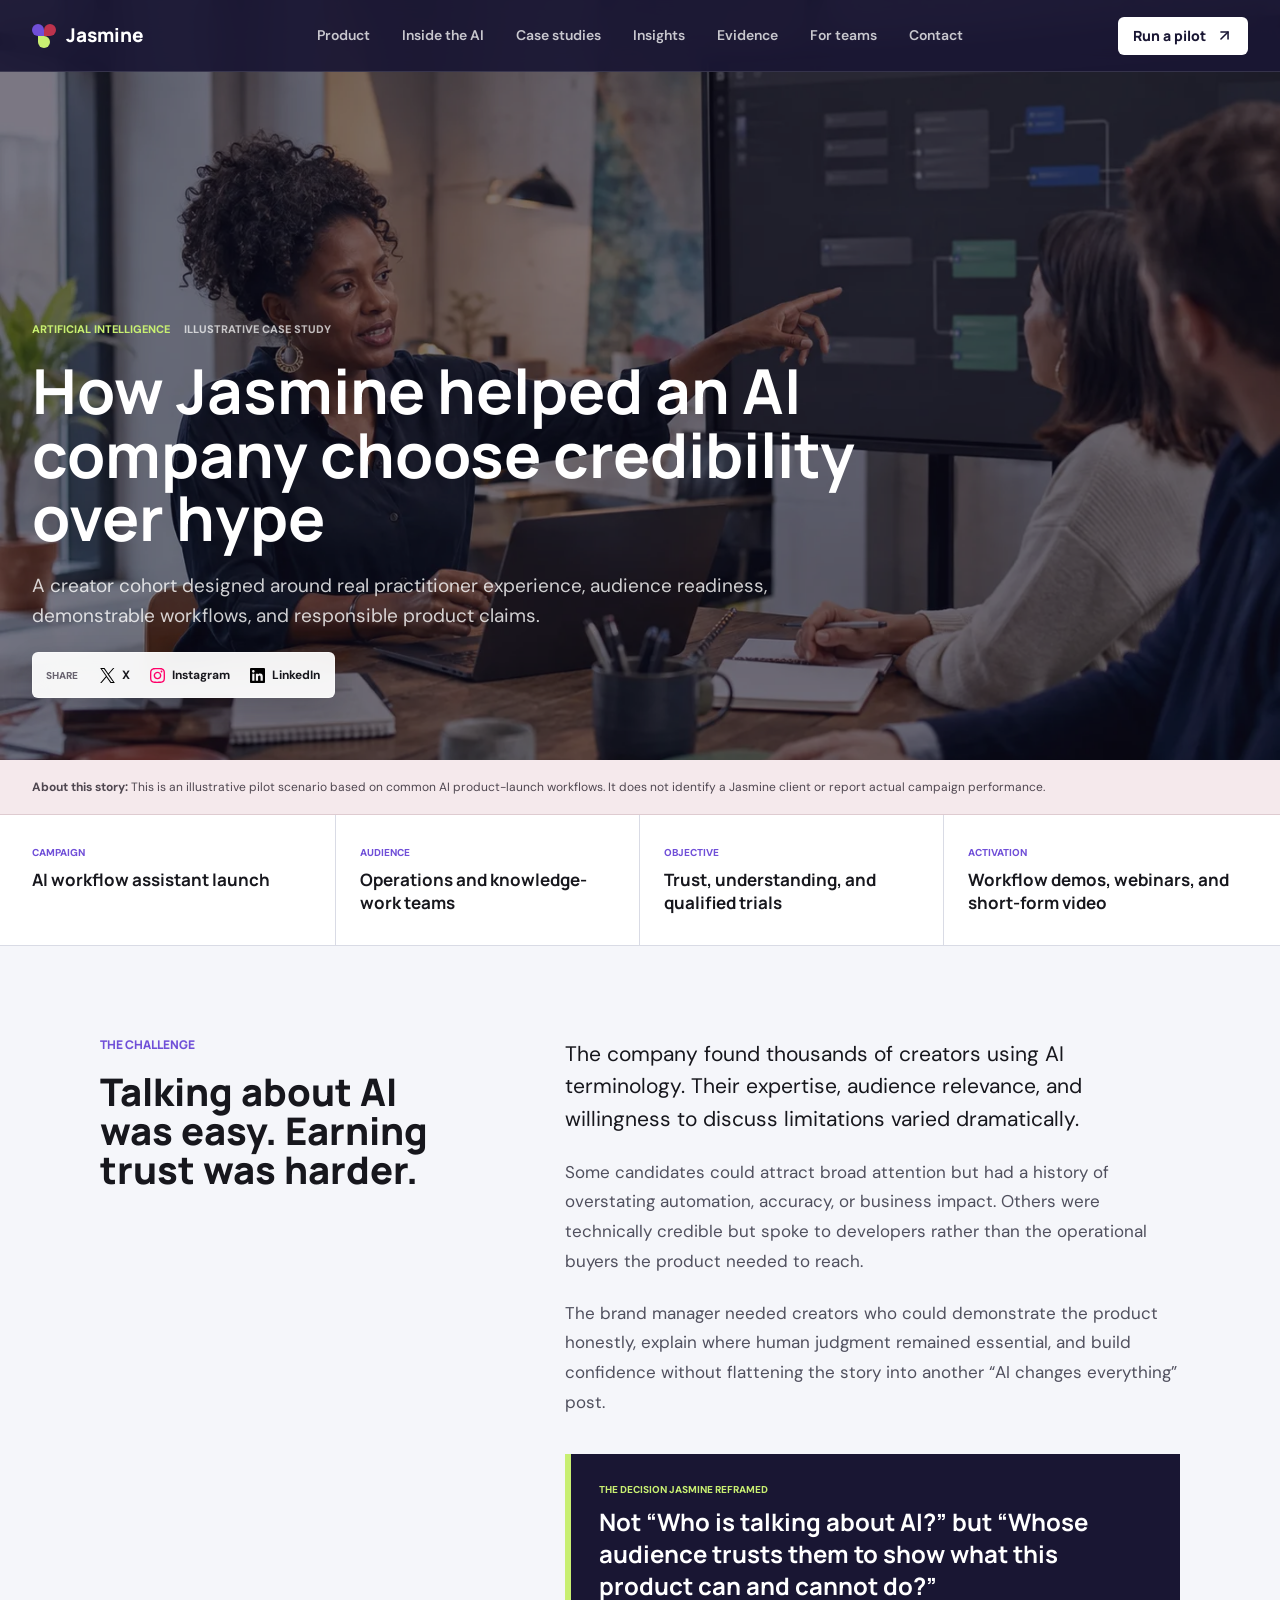
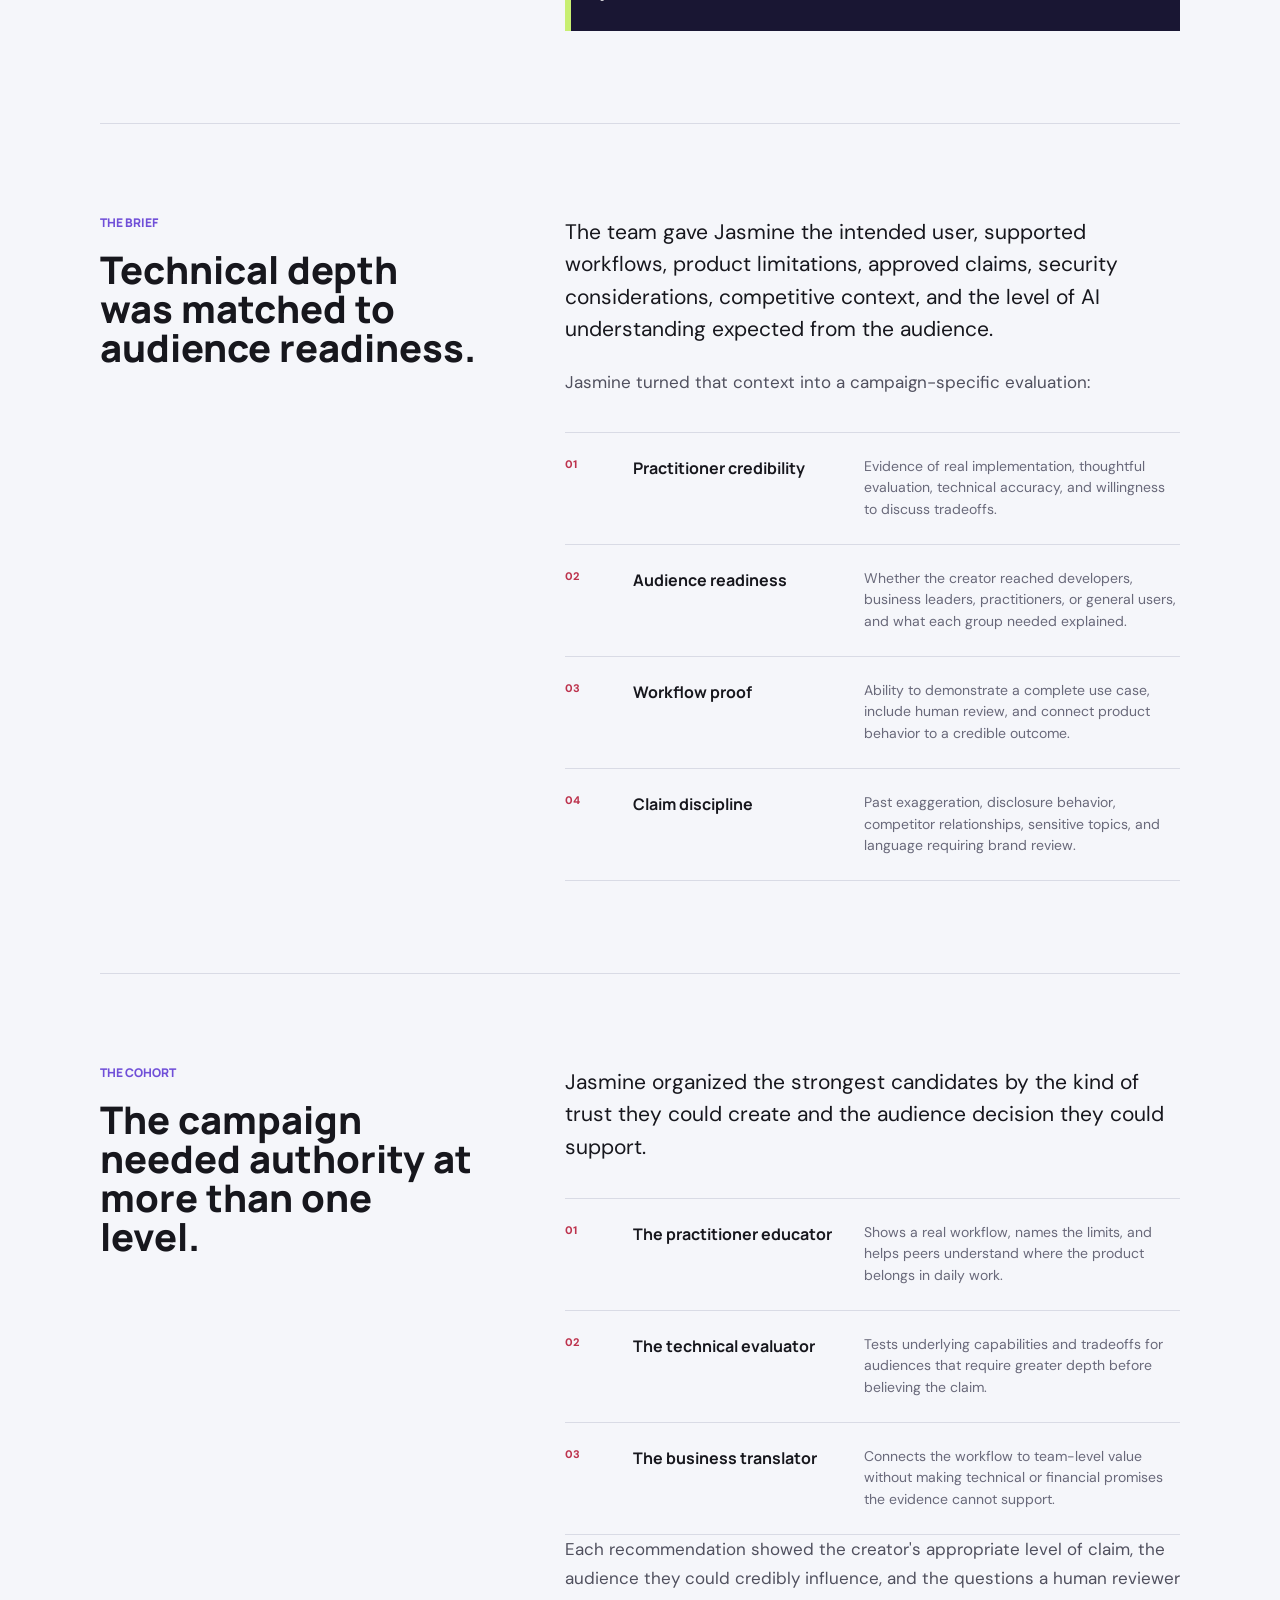
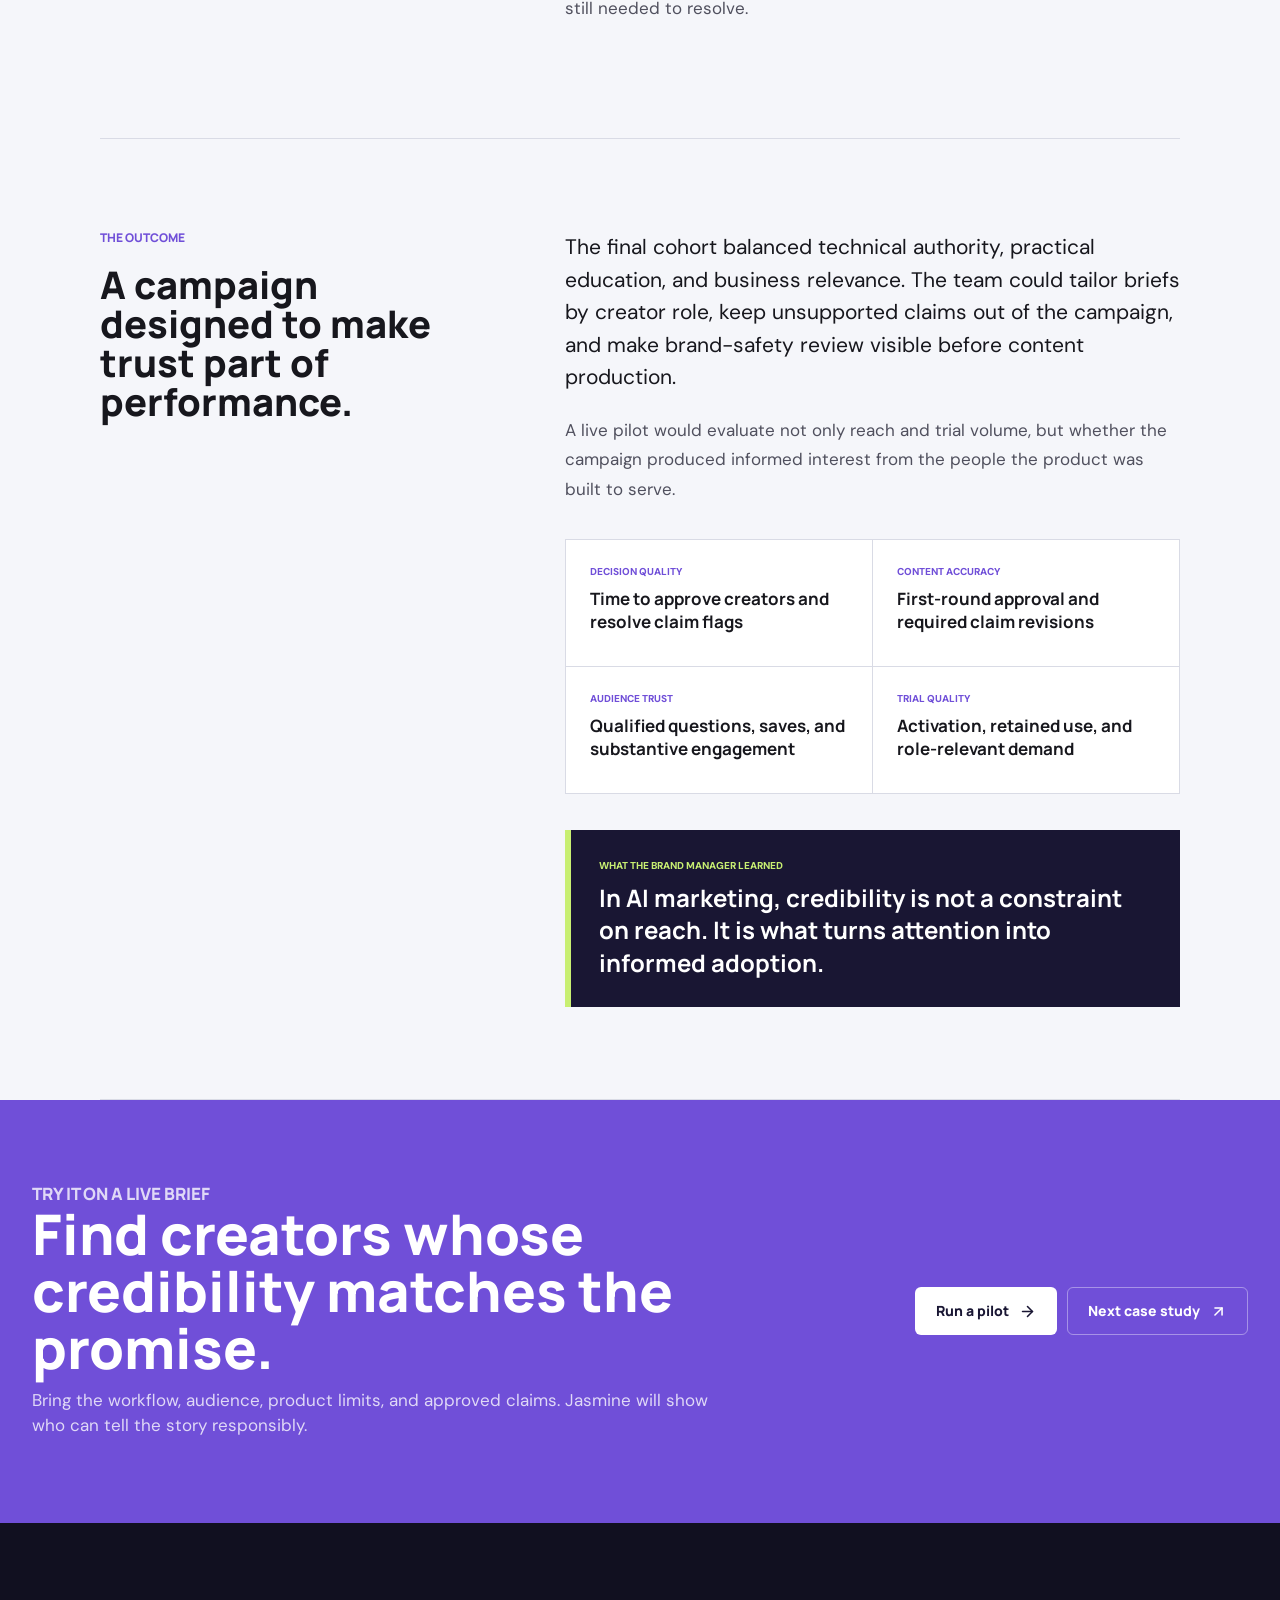
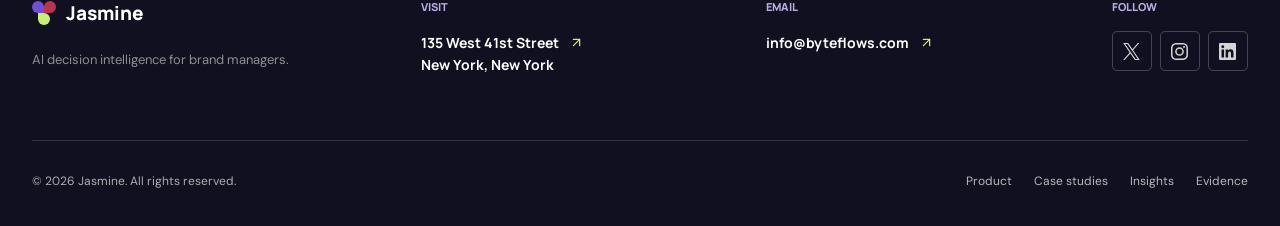
<file: case-studies/ai.html>
<!doctype html>
<html lang="en">
  <head>
    <meta charset="UTF-8" />
    <meta name="viewport" content="width=device-width, initial-scale=1.0" />
    <meta name="description" content="An illustrative Jasmine case study about choosing credible AI practitioners and managing creator claim risk." />
    <meta name="robots" content="index, follow" />
    <meta name="theme-color" content="#191633" />
    <meta property="og:type" content="article" />
    <meta property="og:title" content="Choosing Credibility Over AI Hype | Jasmine" />
    <meta property="og:description" content="How Jasmine separated informed AI practitioners from trend-driven reach and made claim risk visible." />
    <meta property="og:image" content="https://ashehu.github.io/jasmine-ai/assets/case-studies/ai-credible-practitioners.webp" />
    <meta name="twitter:card" content="summary_large_image" />
    <link rel="canonical" href="https://ashehu.github.io/jasmine-ai/case-studies/ai.html" />
    <title>Choosing Credibility Over AI Hype | Jasmine Case Study</title>
    <link rel="icon" href="data:image/svg+xml,%3Csvg xmlns='http://www.w3.org/2000/svg' viewBox='0 0 32 32'%3E%3Crect width='32' height='32' rx='6' fill='%23191633'/%3E%3Ccircle cx='12' cy='12' r='6' fill='%237c5ce6'/%3E%3Ccircle cx='21' cy='12' r='6' fill='%23e95770'/%3E%3Ccircle cx='16.5' cy='21' r='6' fill='%23c8ef72'/%3E%3C/svg%3E" />
    <link rel="preconnect" href="https://fonts.googleapis.com" />
    <link rel="preconnect" href="https://fonts.gstatic.com" crossorigin />
    <link href="https://fonts.googleapis.com/css2?family=DM+Sans:wght@400;500;600;700&amp;family=Manrope:wght@500;600;700;800&amp;display=swap" rel="stylesheet" />
    <link rel="stylesheet" href="../styles.css?v=20260808-share-compact" />
    <script src="../assets/lucide.min.js" defer></script>
    <script src="../app.js?v=20260808-share-compact" defer></script>
  </head>
  <body>
    <a class="skip-link" href="#story">Skip to case study</a>
    <header class="site-header" data-header>
      <a class="brand" href="../index.html" aria-label="Jasmine home"><span class="brand-mark" aria-hidden="true"><span></span><span></span><span></span></span><span>Jasmine</span></a>
      <button class="icon-button menu-button" type="button" data-menu-button aria-label="Open navigation" aria-expanded="false"><i data-lucide="menu"></i></button>
      <nav class="main-nav" data-nav aria-label="Primary navigation">
        <a href="../index.html#product">Product</a>
        <a href="../index.html#ai">Inside the AI</a>
        <a href="./">Case studies</a>
        <a href="../insights/">Insights</a>
        <a href="../index.html#evidence">Evidence</a>
        <a href="../index.html#partners">For teams</a>
        <a href="#contact">Contact</a>
      </nav>
      <a class="button button-small header-cta" href="mailto:info@byteflows.com?subject=AI%20creator%20pilot">Run a pilot <i data-lucide="arrow-up-right"></i></a>
    </header>

    <main class="case-article" id="story">
      <section class="case-study-hero" aria-labelledby="case-title">
        <img src="../assets/case-studies/ai-credible-practitioners.webp" alt="An AI practitioner explaining a practical workflow to professionals" width="1448" height="1086" />
        <div class="case-study-hero-content">
          <div class="case-study-kicker"><span>Artificial intelligence</span><span>Illustrative case study</span></div>
          <h1 id="case-title">How Jasmine helped an AI company choose credibility over hype</h1>
          <p>A creator cohort designed around real practitioner experience, audience readiness, demonstrable workflows, and responsible product claims.</p>
          <div class="story-share" aria-label="Share this case study">
            <span>Share</span>
            <div class="story-share-links">
              <a class="story-share-link" href="https://x.com/intent/post" target="_blank" rel="noreferrer" data-share-platform="x" data-share-title="Choosing credibility over AI hype | Jasmine" aria-label="Share on X" title="Share on X"><img src="../assets/social-x.svg" alt="" /><span>X</span></a>
              <button class="story-share-link" type="button" data-share-platform="instagram" aria-label="Copy link for Instagram" title="Copy link for Instagram"><img src="../assets/social-instagram.svg" alt="" /><span>Instagram</span></button>
              <a class="story-share-link" href="https://www.linkedin.com/sharing/share-offsite/" target="_blank" rel="noreferrer" data-share-platform="linkedin" aria-label="Share on LinkedIn" title="Share on LinkedIn"><img src="../assets/social-linkedin.svg" alt="" /><span>LinkedIn</span></a>
            </div>
          </div>
        </div>
      </section>

      <div class="case-study-disclosure">
        <strong>About this story:</strong> This is an illustrative pilot scenario based on common AI product-launch workflows. It does not identify a Jasmine client or report actual campaign performance.
      </div>

      <section class="case-snapshot" aria-label="Campaign snapshot">
        <div><span>Campaign</span><strong>AI workflow assistant launch</strong></div>
        <div><span>Audience</span><strong>Operations and knowledge-work teams</strong></div>
        <div><span>Objective</span><strong>Trust, understanding, and qualified trials</strong></div>
        <div><span>Activation</span><strong>Workflow demos, webinars, and short-form video</strong></div>
      </section>

      <section class="case-story-section reveal">
        <div class="case-story-heading">
          <p class="eyebrow eyebrow-dark">The challenge</p>
          <h2>Talking about AI was easy. Earning trust was harder.</h2>
        </div>
        <div class="case-story-copy">
          <p>The company found thousands of creators using AI terminology. Their expertise, audience relevance, and willingness to discuss limitations varied dramatically.</p>
          <p>Some candidates could attract broad attention but had a history of overstating automation, accuracy, or business impact. Others were technically credible but spoke to developers rather than the operational buyers the product needed to reach.</p>
          <p>The brand manager needed creators who could demonstrate the product honestly, explain where human judgment remained essential, and build confidence without flattening the story into another “AI changes everything” post.</p>
          <div class="case-decision">
            <span>The decision Jasmine reframed</span>
            <strong>Not “Who is talking about AI?” but “Whose audience trusts them to show what this product can and cannot do?”</strong>
          </div>
        </div>
      </section>

      <section class="case-story-section reveal">
        <div class="case-story-heading">
          <p class="eyebrow eyebrow-dark">The brief</p>
          <h2>Technical depth was matched to audience readiness.</h2>
        </div>
        <div class="case-story-copy">
          <p>The team gave Jasmine the intended user, supported workflows, product limitations, approved claims, security considerations, competitive context, and the level of AI understanding expected from the audience.</p>
          <p>Jasmine turned that context into a campaign-specific evaluation:</p>
          <div class="case-criteria">
            <article><span>01</span><strong>Practitioner credibility</strong><p>Evidence of real implementation, thoughtful evaluation, technical accuracy, and willingness to discuss tradeoffs.</p></article>
            <article><span>02</span><strong>Audience readiness</strong><p>Whether the creator reached developers, business leaders, practitioners, or general users, and what each group needed explained.</p></article>
            <article><span>03</span><strong>Workflow proof</strong><p>Ability to demonstrate a complete use case, include human review, and connect product behavior to a credible outcome.</p></article>
            <article><span>04</span><strong>Claim discipline</strong><p>Past exaggeration, disclosure behavior, competitor relationships, sensitive topics, and language requiring brand review.</p></article>
          </div>
        </div>
      </section>

      <section class="case-story-section reveal">
        <div class="case-story-heading">
          <p class="eyebrow eyebrow-dark">The cohort</p>
          <h2>The campaign needed authority at more than one level.</h2>
        </div>
        <div class="case-story-copy">
          <p>Jasmine organized the strongest candidates by the kind of trust they could create and the audience decision they could support.</p>
          <div class="case-archetypes">
            <article><span>01</span><strong>The practitioner educator</strong><p>Shows a real workflow, names the limits, and helps peers understand where the product belongs in daily work.</p></article>
            <article><span>02</span><strong>The technical evaluator</strong><p>Tests underlying capabilities and tradeoffs for audiences that require greater depth before believing the claim.</p></article>
            <article><span>03</span><strong>The business translator</strong><p>Connects the workflow to team-level value without making technical or financial promises the evidence cannot support.</p></article>
          </div>
          <p>Each recommendation showed the creator's appropriate level of claim, the audience they could credibly influence, and the questions a human reviewer still needed to resolve.</p>
        </div>
      </section>

      <section class="case-story-section reveal">
        <div class="case-story-heading">
          <p class="eyebrow eyebrow-dark">The outcome</p>
          <h2>A campaign designed to make trust part of performance.</h2>
        </div>
        <div class="case-story-copy">
          <p>The final cohort balanced technical authority, practical education, and business relevance. The team could tailor briefs by creator role, keep unsupported claims out of the campaign, and make brand-safety review visible before content production.</p>
          <p>A live pilot would evaluate not only reach and trial volume, but whether the campaign produced informed interest from the people the product was built to serve.</p>
          <div class="case-measures">
            <div><span>Decision quality</span><strong>Time to approve creators and resolve claim flags</strong></div>
            <div><span>Content accuracy</span><strong>First-round approval and required claim revisions</strong></div>
            <div><span>Audience trust</span><strong>Qualified questions, saves, and substantive engagement</strong></div>
            <div><span>Trial quality</span><strong>Activation, retained use, and role-relevant demand</strong></div>
          </div>
          <div class="case-decision">
            <span>What the brand manager learned</span>
            <strong>In AI marketing, credibility is not a constraint on reach. It is what turns attention into informed adoption.</strong>
          </div>
        </div>
      </section>

      <section class="case-next-section" aria-labelledby="next-title">
        <div>
          <p class="eyebrow">Try it on a live brief</p>
          <h2 id="next-title">Find creators whose credibility matches the promise.</h2>
          <p>Bring the workflow, audience, product limits, and approved claims. Jasmine will show who can tell the story responsibly.</p>
        </div>
        <div class="case-next-actions">
          <a class="button button-light" href="mailto:info@byteflows.com?subject=AI%20creator%20pilot">Run a pilot <i data-lucide="arrow-right"></i></a>
          <a class="button button-quiet" href="politics.html">Next case study <i data-lucide="arrow-up-right"></i></a>
        </div>
      </section>
    </main>

    <footer class="site-footer" id="contact">
      <div class="footer-main">
        <div class="footer-intro"><a class="brand footer-brand" href="../index.html"><span class="brand-mark" aria-hidden="true"><span></span><span></span><span></span></span><span>Jasmine</span></a><p>AI decision intelligence for brand managers.</p></div>
        <div class="footer-contact"><span class="footer-label">Visit</span><a href="https://www.google.com/maps/search/?api=1&amp;query=135+West+41st+Street+New+York+New+York" target="_blank" rel="noreferrer"><address>135 West 41st Street<br />New York, New York</address><i data-lucide="arrow-up-right"></i></a></div>
        <div class="footer-contact"><span class="footer-label">Email</span><a href="mailto:info@byteflows.com">info@byteflows.com <i data-lucide="arrow-up-right"></i></a></div>
        <div class="footer-social"><span class="footer-label">Follow</span><div class="social-links" aria-label="Social media"><a href="https://x.com/jasmine_ai_fit" target="_blank" rel="noreferrer" aria-label="X"><img src="../assets/social-x.svg" alt="" /></a><a href="https://www.instagram.com/jasmine_fit_ai/" target="_blank" rel="noreferrer" aria-label="Instagram"><img src="../assets/social-instagram.svg" alt="" /></a><a href="https://www.linkedin.com/company/jasmine-fit-ai" target="_blank" rel="noreferrer" aria-label="LinkedIn"><img src="../assets/social-linkedin.svg" alt="" /></a></div></div>
      </div>
      <div class="footer-bottom"><p>&copy; 2026 Jasmine. All rights reserved.</p><div><a href="../index.html#product">Product</a><a href="./">Case studies</a><a href="../insights/">Insights</a><a href="../index.html#evidence">Evidence</a></div></div>
    </footer>
    <div class="toast" data-toast role="status" aria-live="polite">Link copied.</div>
  </body>
</html>
</file>
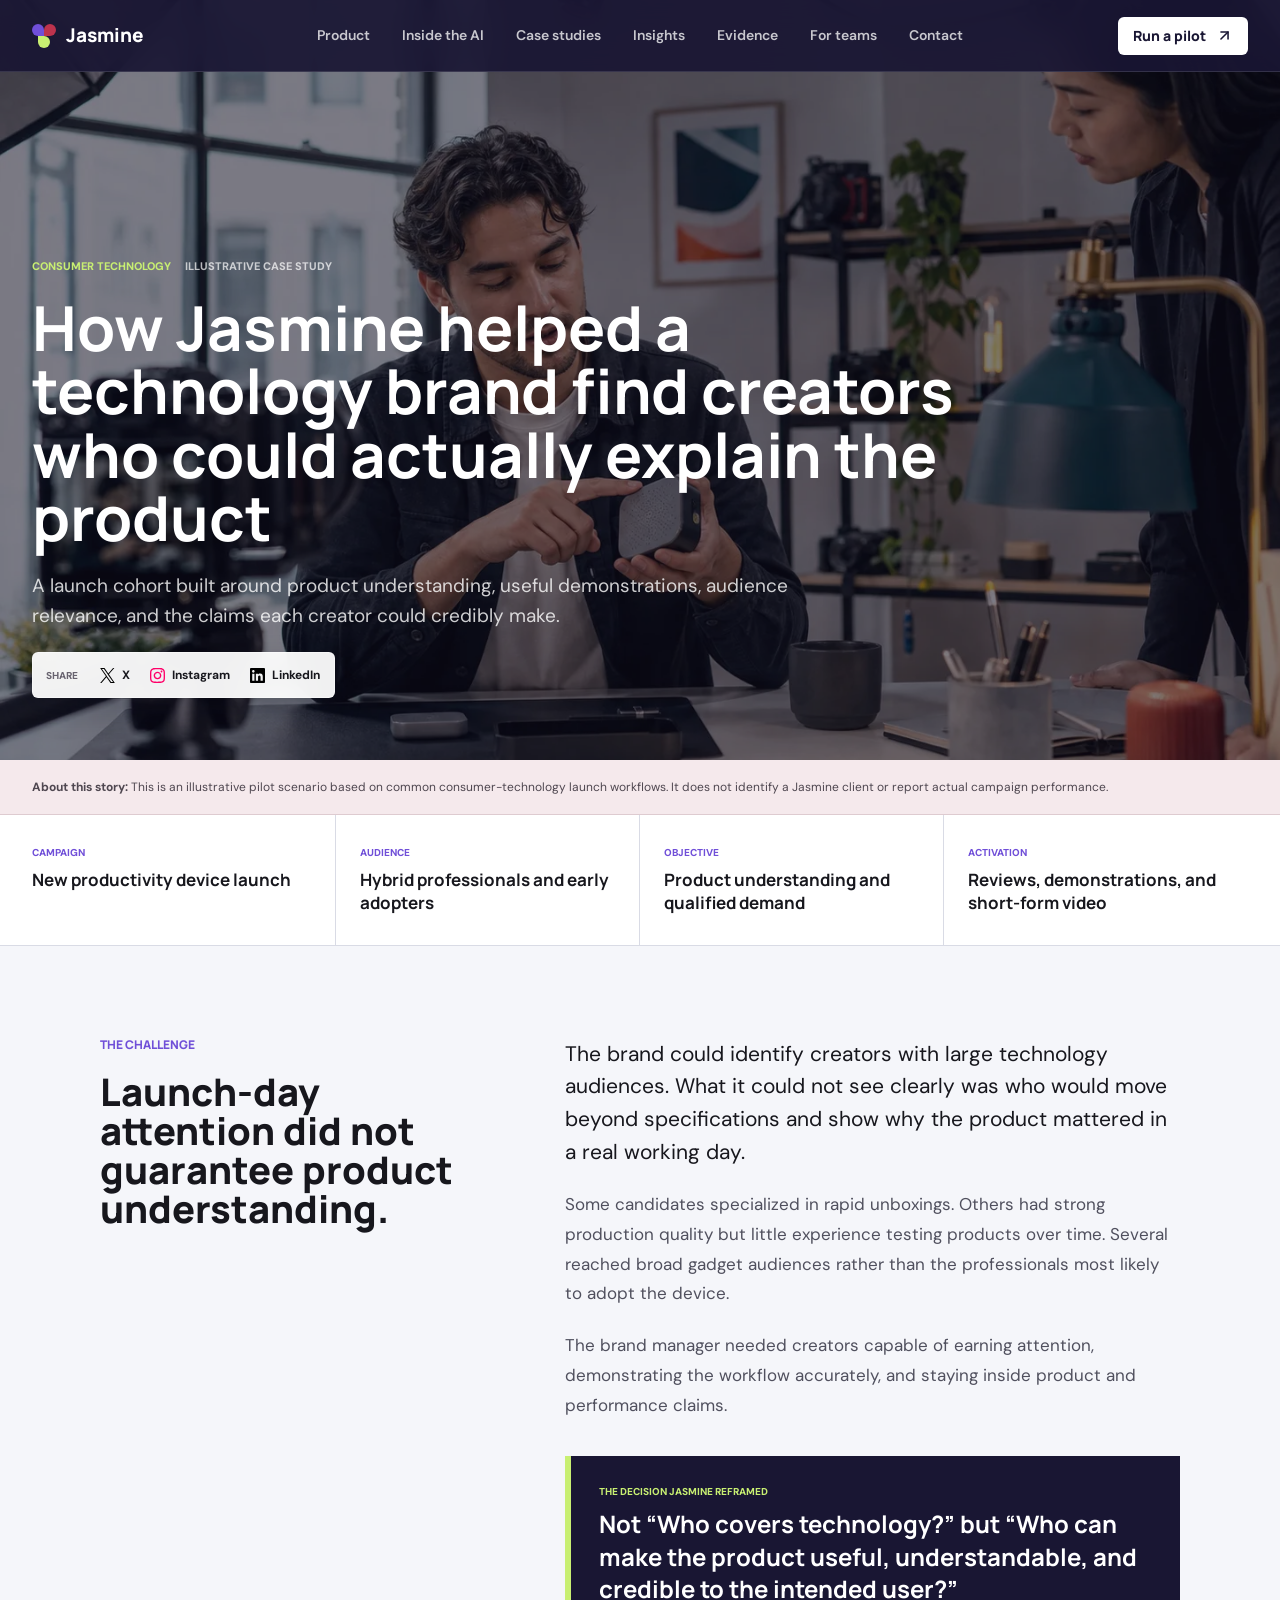
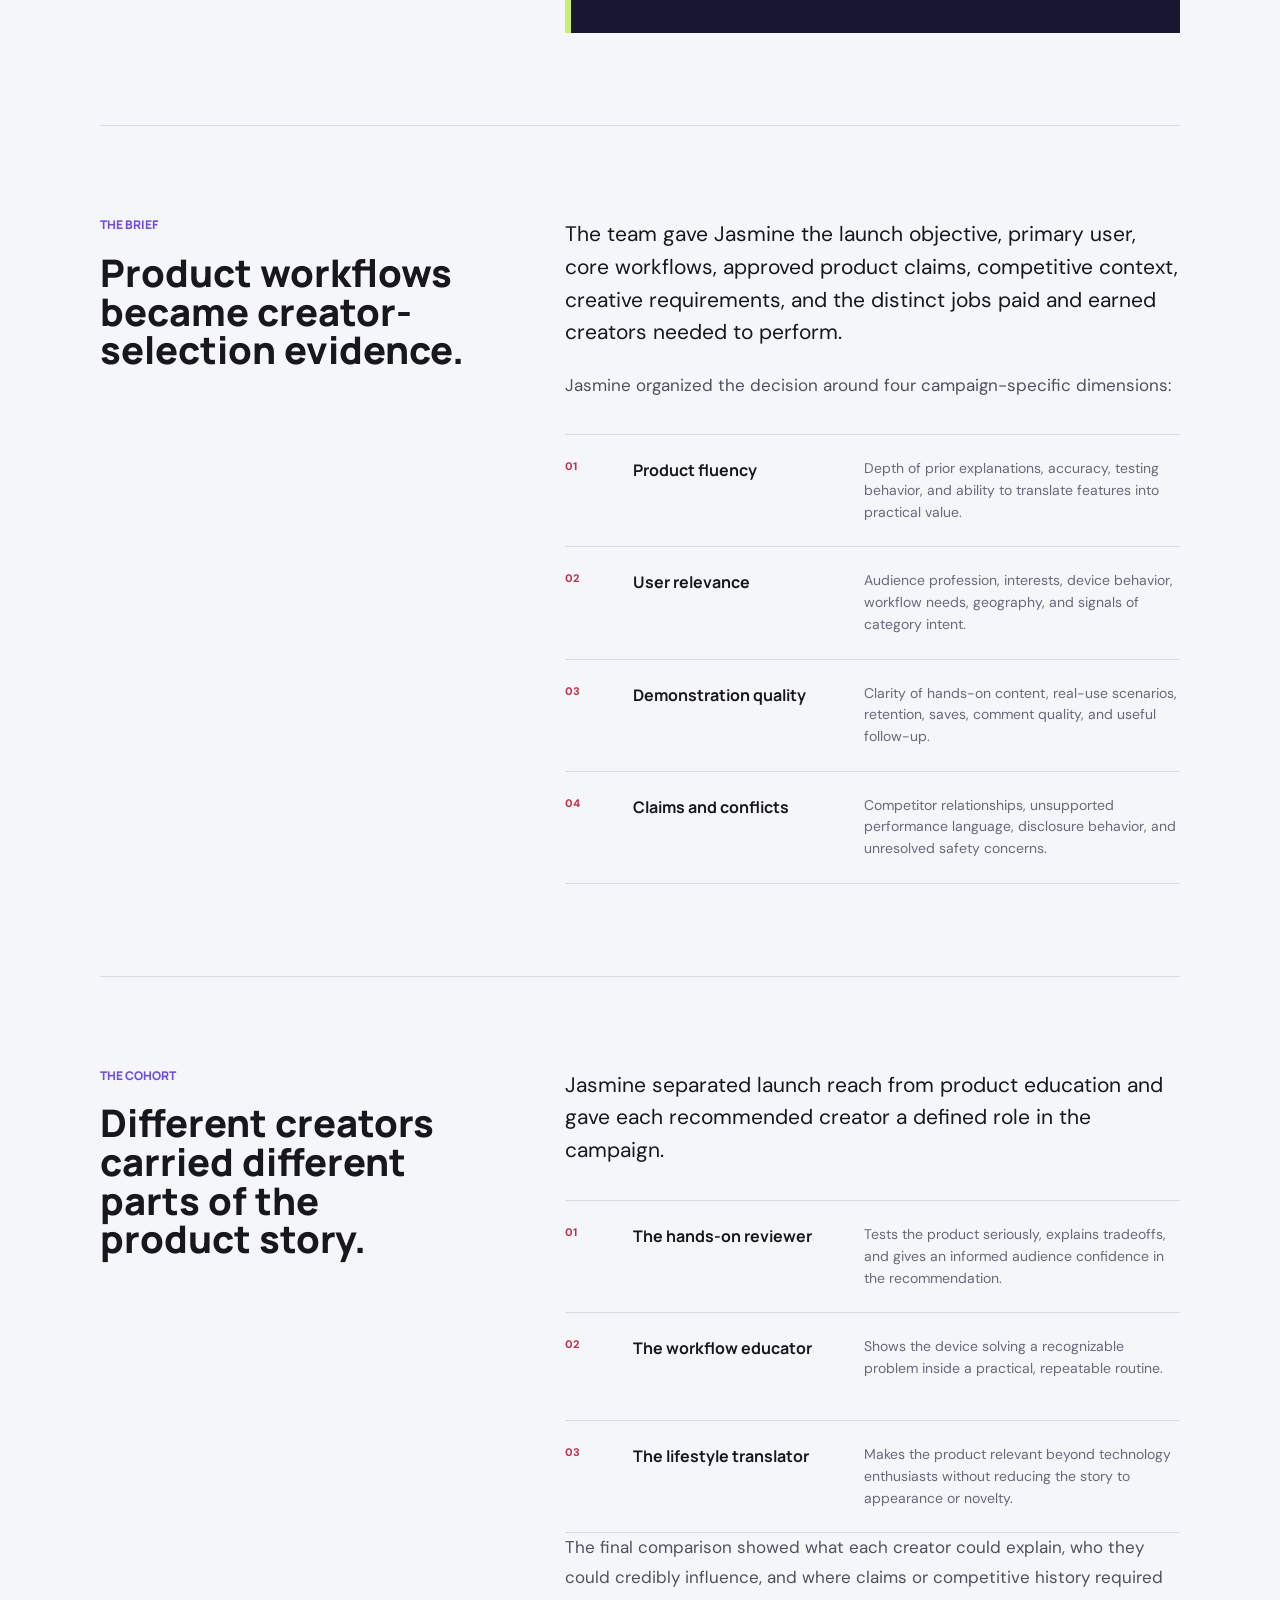
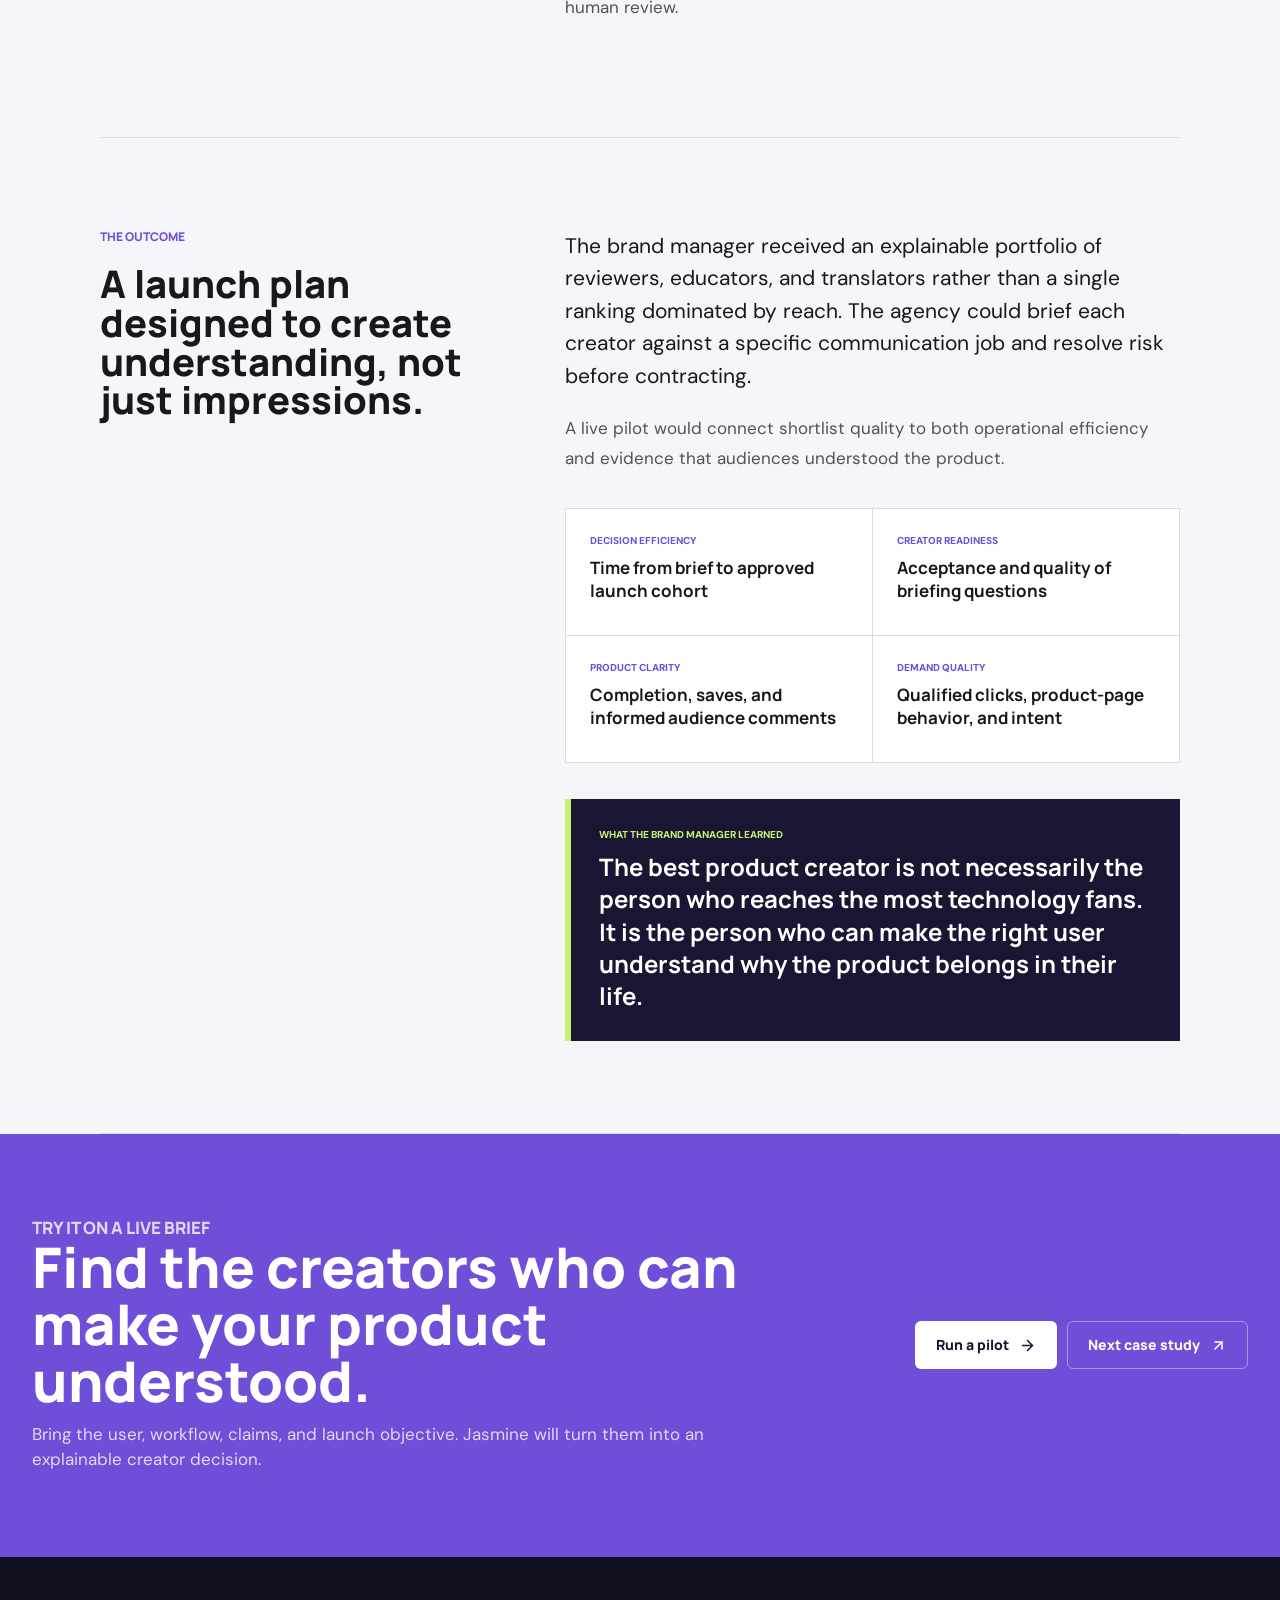
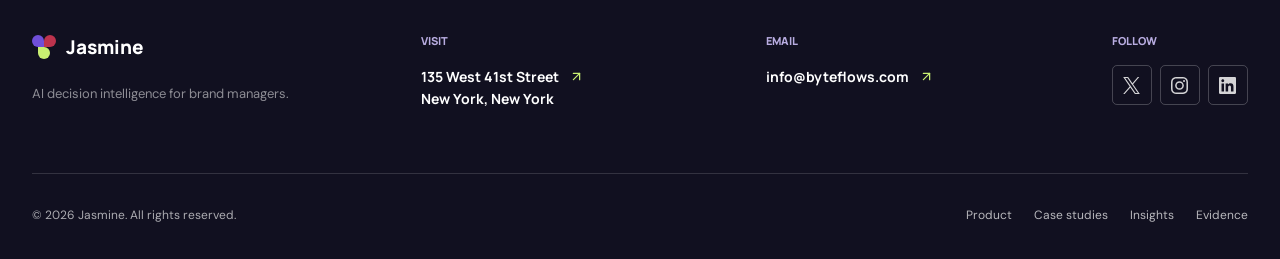
<file: case-studies/consumer-technology.html>
<!doctype html>
<html lang="en">
  <head>
    <meta charset="UTF-8" />
    <meta name="viewport" content="width=device-width, initial-scale=1.0" />
    <meta name="description" content="An illustrative Jasmine case study about finding technology creators who can clearly explain and demonstrate a new product." />
    <meta name="robots" content="index, follow" />
    <meta name="theme-color" content="#191633" />
    <meta property="og:type" content="article" />
    <meta property="og:title" content="Finding Creators Who Could Explain the Product | Jasmine" />
    <meta property="og:description" content="How Jasmine built a technology launch cohort around demonstrations, workflows, and credible product understanding." />
    <meta property="og:image" content="https://ashehu.github.io/jasmine-ai/assets/case-studies/consumer-tech-product-demo.webp" />
    <meta name="twitter:card" content="summary_large_image" />
    <link rel="canonical" href="https://ashehu.github.io/jasmine-ai/case-studies/consumer-technology.html" />
    <title>Finding Creators Who Could Explain the Product | Jasmine Case Study</title>
    <link rel="icon" href="data:image/svg+xml,%3Csvg xmlns='http://www.w3.org/2000/svg' viewBox='0 0 32 32'%3E%3Crect width='32' height='32' rx='6' fill='%23191633'/%3E%3Ccircle cx='12' cy='12' r='6' fill='%237c5ce6'/%3E%3Ccircle cx='21' cy='12' r='6' fill='%23e95770'/%3E%3Ccircle cx='16.5' cy='21' r='6' fill='%23c8ef72'/%3E%3C/svg%3E" />
    <link rel="preconnect" href="https://fonts.googleapis.com" />
    <link rel="preconnect" href="https://fonts.gstatic.com" crossorigin />
    <link href="https://fonts.googleapis.com/css2?family=DM+Sans:wght@400;500;600;700&amp;family=Manrope:wght@500;600;700;800&amp;display=swap" rel="stylesheet" />
    <link rel="stylesheet" href="../styles.css?v=20260808-share-compact" />
    <script src="../assets/lucide.min.js" defer></script>
    <script src="../app.js?v=20260808-share-compact" defer></script>
  </head>
  <body>
    <a class="skip-link" href="#story">Skip to case study</a>
    <header class="site-header" data-header>
      <a class="brand" href="../index.html" aria-label="Jasmine home"><span class="brand-mark" aria-hidden="true"><span></span><span></span><span></span></span><span>Jasmine</span></a>
      <button class="icon-button menu-button" type="button" data-menu-button aria-label="Open navigation" aria-expanded="false"><i data-lucide="menu"></i></button>
      <nav class="main-nav" data-nav aria-label="Primary navigation">
        <a href="../index.html#product">Product</a>
        <a href="../index.html#ai">Inside the AI</a>
        <a href="./">Case studies</a>
        <a href="../insights/">Insights</a>
        <a href="../index.html#evidence">Evidence</a>
        <a href="../index.html#partners">For teams</a>
        <a href="#contact">Contact</a>
      </nav>
      <a class="button button-small header-cta" href="mailto:info@byteflows.com?subject=Consumer%20technology%20creator%20pilot">Run a pilot <i data-lucide="arrow-up-right"></i></a>
    </header>

    <main class="case-article" id="story">
      <section class="case-study-hero" aria-labelledby="case-title">
        <img src="../assets/case-studies/consumer-tech-product-demo.webp" alt="A technology creator recording a hands-on demonstration of a fictional consumer device" width="1448" height="1086" />
        <div class="case-study-hero-content">
          <div class="case-study-kicker"><span>Consumer technology</span><span>Illustrative case study</span></div>
          <h1 id="case-title">How Jasmine helped a technology brand find creators who could actually explain the product</h1>
          <p>A launch cohort built around product understanding, useful demonstrations, audience relevance, and the claims each creator could credibly make.</p>
          <div class="story-share" aria-label="Share this case study">
            <span>Share</span>
            <div class="story-share-links">
              <a class="story-share-link" href="https://x.com/intent/post" target="_blank" rel="noreferrer" data-share-platform="x" data-share-title="Finding creators who could explain the product | Jasmine" aria-label="Share on X" title="Share on X"><img src="../assets/social-x.svg" alt="" /><span>X</span></a>
              <button class="story-share-link" type="button" data-share-platform="instagram" aria-label="Copy link for Instagram" title="Copy link for Instagram"><img src="../assets/social-instagram.svg" alt="" /><span>Instagram</span></button>
              <a class="story-share-link" href="https://www.linkedin.com/sharing/share-offsite/" target="_blank" rel="noreferrer" data-share-platform="linkedin" aria-label="Share on LinkedIn" title="Share on LinkedIn"><img src="../assets/social-linkedin.svg" alt="" /><span>LinkedIn</span></a>
            </div>
          </div>
        </div>
      </section>

      <div class="case-study-disclosure">
        <strong>About this story:</strong> This is an illustrative pilot scenario based on common consumer-technology launch workflows. It does not identify a Jasmine client or report actual campaign performance.
      </div>

      <section class="case-snapshot" aria-label="Campaign snapshot">
        <div><span>Campaign</span><strong>New productivity device launch</strong></div>
        <div><span>Audience</span><strong>Hybrid professionals and early adopters</strong></div>
        <div><span>Objective</span><strong>Product understanding and qualified demand</strong></div>
        <div><span>Activation</span><strong>Reviews, demonstrations, and short-form video</strong></div>
      </section>

      <section class="case-story-section reveal">
        <div class="case-story-heading">
          <p class="eyebrow eyebrow-dark">The challenge</p>
          <h2>Launch-day attention did not guarantee product understanding.</h2>
        </div>
        <div class="case-story-copy">
          <p>The brand could identify creators with large technology audiences. What it could not see clearly was who would move beyond specifications and show why the product mattered in a real working day.</p>
          <p>Some candidates specialized in rapid unboxings. Others had strong production quality but little experience testing products over time. Several reached broad gadget audiences rather than the professionals most likely to adopt the device.</p>
          <p>The brand manager needed creators capable of earning attention, demonstrating the workflow accurately, and staying inside product and performance claims.</p>
          <div class="case-decision">
            <span>The decision Jasmine reframed</span>
            <strong>Not “Who covers technology?” but “Who can make the product useful, understandable, and credible to the intended user?”</strong>
          </div>
        </div>
      </section>

      <section class="case-story-section reveal">
        <div class="case-story-heading">
          <p class="eyebrow eyebrow-dark">The brief</p>
          <h2>Product workflows became creator-selection evidence.</h2>
        </div>
        <div class="case-story-copy">
          <p>The team gave Jasmine the launch objective, primary user, core workflows, approved product claims, competitive context, creative requirements, and the distinct jobs paid and earned creators needed to perform.</p>
          <p>Jasmine organized the decision around four campaign-specific dimensions:</p>
          <div class="case-criteria">
            <article><span>01</span><strong>Product fluency</strong><p>Depth of prior explanations, accuracy, testing behavior, and ability to translate features into practical value.</p></article>
            <article><span>02</span><strong>User relevance</strong><p>Audience profession, interests, device behavior, workflow needs, geography, and signals of category intent.</p></article>
            <article><span>03</span><strong>Demonstration quality</strong><p>Clarity of hands-on content, real-use scenarios, retention, saves, comment quality, and useful follow-up.</p></article>
            <article><span>04</span><strong>Claims and conflicts</strong><p>Competitor relationships, unsupported performance language, disclosure behavior, and unresolved safety concerns.</p></article>
          </div>
        </div>
      </section>

      <section class="case-story-section reveal">
        <div class="case-story-heading">
          <p class="eyebrow eyebrow-dark">The cohort</p>
          <h2>Different creators carried different parts of the product story.</h2>
        </div>
        <div class="case-story-copy">
          <p>Jasmine separated launch reach from product education and gave each recommended creator a defined role in the campaign.</p>
          <div class="case-archetypes">
            <article><span>01</span><strong>The hands-on reviewer</strong><p>Tests the product seriously, explains tradeoffs, and gives an informed audience confidence in the recommendation.</p></article>
            <article><span>02</span><strong>The workflow educator</strong><p>Shows the device solving a recognizable problem inside a practical, repeatable routine.</p></article>
            <article><span>03</span><strong>The lifestyle translator</strong><p>Makes the product relevant beyond technology enthusiasts without reducing the story to appearance or novelty.</p></article>
          </div>
          <p>The final comparison showed what each creator could explain, who they could credibly influence, and where claims or competitive history required human review.</p>
        </div>
      </section>

      <section class="case-story-section reveal">
        <div class="case-story-heading">
          <p class="eyebrow eyebrow-dark">The outcome</p>
          <h2>A launch plan designed to create understanding, not just impressions.</h2>
        </div>
        <div class="case-story-copy">
          <p>The brand manager received an explainable portfolio of reviewers, educators, and translators rather than a single ranking dominated by reach. The agency could brief each creator against a specific communication job and resolve risk before contracting.</p>
          <p>A live pilot would connect shortlist quality to both operational efficiency and evidence that audiences understood the product.</p>
          <div class="case-measures">
            <div><span>Decision efficiency</span><strong>Time from brief to approved launch cohort</strong></div>
            <div><span>Creator readiness</span><strong>Acceptance and quality of briefing questions</strong></div>
            <div><span>Product clarity</span><strong>Completion, saves, and informed audience comments</strong></div>
            <div><span>Demand quality</span><strong>Qualified clicks, product-page behavior, and intent</strong></div>
          </div>
          <div class="case-decision">
            <span>What the brand manager learned</span>
            <strong>The best product creator is not necessarily the person who reaches the most technology fans. It is the person who can make the right user understand why the product belongs in their life.</strong>
          </div>
        </div>
      </section>

      <section class="case-next-section" aria-labelledby="next-title">
        <div>
          <p class="eyebrow">Try it on a live brief</p>
          <h2 id="next-title">Find the creators who can make your product understood.</h2>
          <p>Bring the user, workflow, claims, and launch objective. Jasmine will turn them into an explainable creator decision.</p>
        </div>
        <div class="case-next-actions">
          <a class="button button-light" href="mailto:info@byteflows.com?subject=Consumer%20technology%20creator%20pilot">Run a pilot <i data-lucide="arrow-right"></i></a>
          <a class="button button-quiet" href="ai.html">Next case study <i data-lucide="arrow-up-right"></i></a>
        </div>
      </section>
    </main>

    <footer class="site-footer" id="contact">
      <div class="footer-main">
        <div class="footer-intro"><a class="brand footer-brand" href="../index.html"><span class="brand-mark" aria-hidden="true"><span></span><span></span><span></span></span><span>Jasmine</span></a><p>AI decision intelligence for brand managers.</p></div>
        <div class="footer-contact"><span class="footer-label">Visit</span><a href="https://www.google.com/maps/search/?api=1&amp;query=135+West+41st+Street+New+York+New+York" target="_blank" rel="noreferrer"><address>135 West 41st Street<br />New York, New York</address><i data-lucide="arrow-up-right"></i></a></div>
        <div class="footer-contact"><span class="footer-label">Email</span><a href="mailto:info@byteflows.com">info@byteflows.com <i data-lucide="arrow-up-right"></i></a></div>
        <div class="footer-social"><span class="footer-label">Follow</span><div class="social-links" aria-label="Social media"><a href="https://x.com/jasmine_ai_fit" target="_blank" rel="noreferrer" aria-label="X"><img src="../assets/social-x.svg" alt="" /></a><a href="https://www.instagram.com/jasmine_fit_ai/" target="_blank" rel="noreferrer" aria-label="Instagram"><img src="../assets/social-instagram.svg" alt="" /></a><a href="https://www.linkedin.com/company/jasmine-fit-ai" target="_blank" rel="noreferrer" aria-label="LinkedIn"><img src="../assets/social-linkedin.svg" alt="" /></a></div></div>
      </div>
      <div class="footer-bottom"><p>&copy; 2026 Jasmine. All rights reserved.</p><div><a href="../index.html#product">Product</a><a href="./">Case studies</a><a href="../insights/">Insights</a><a href="../index.html#evidence">Evidence</a></div></div>
    </footer>
    <div class="toast" data-toast role="status" aria-live="polite">Link copied.</div>
  </body>
</html>
</file>
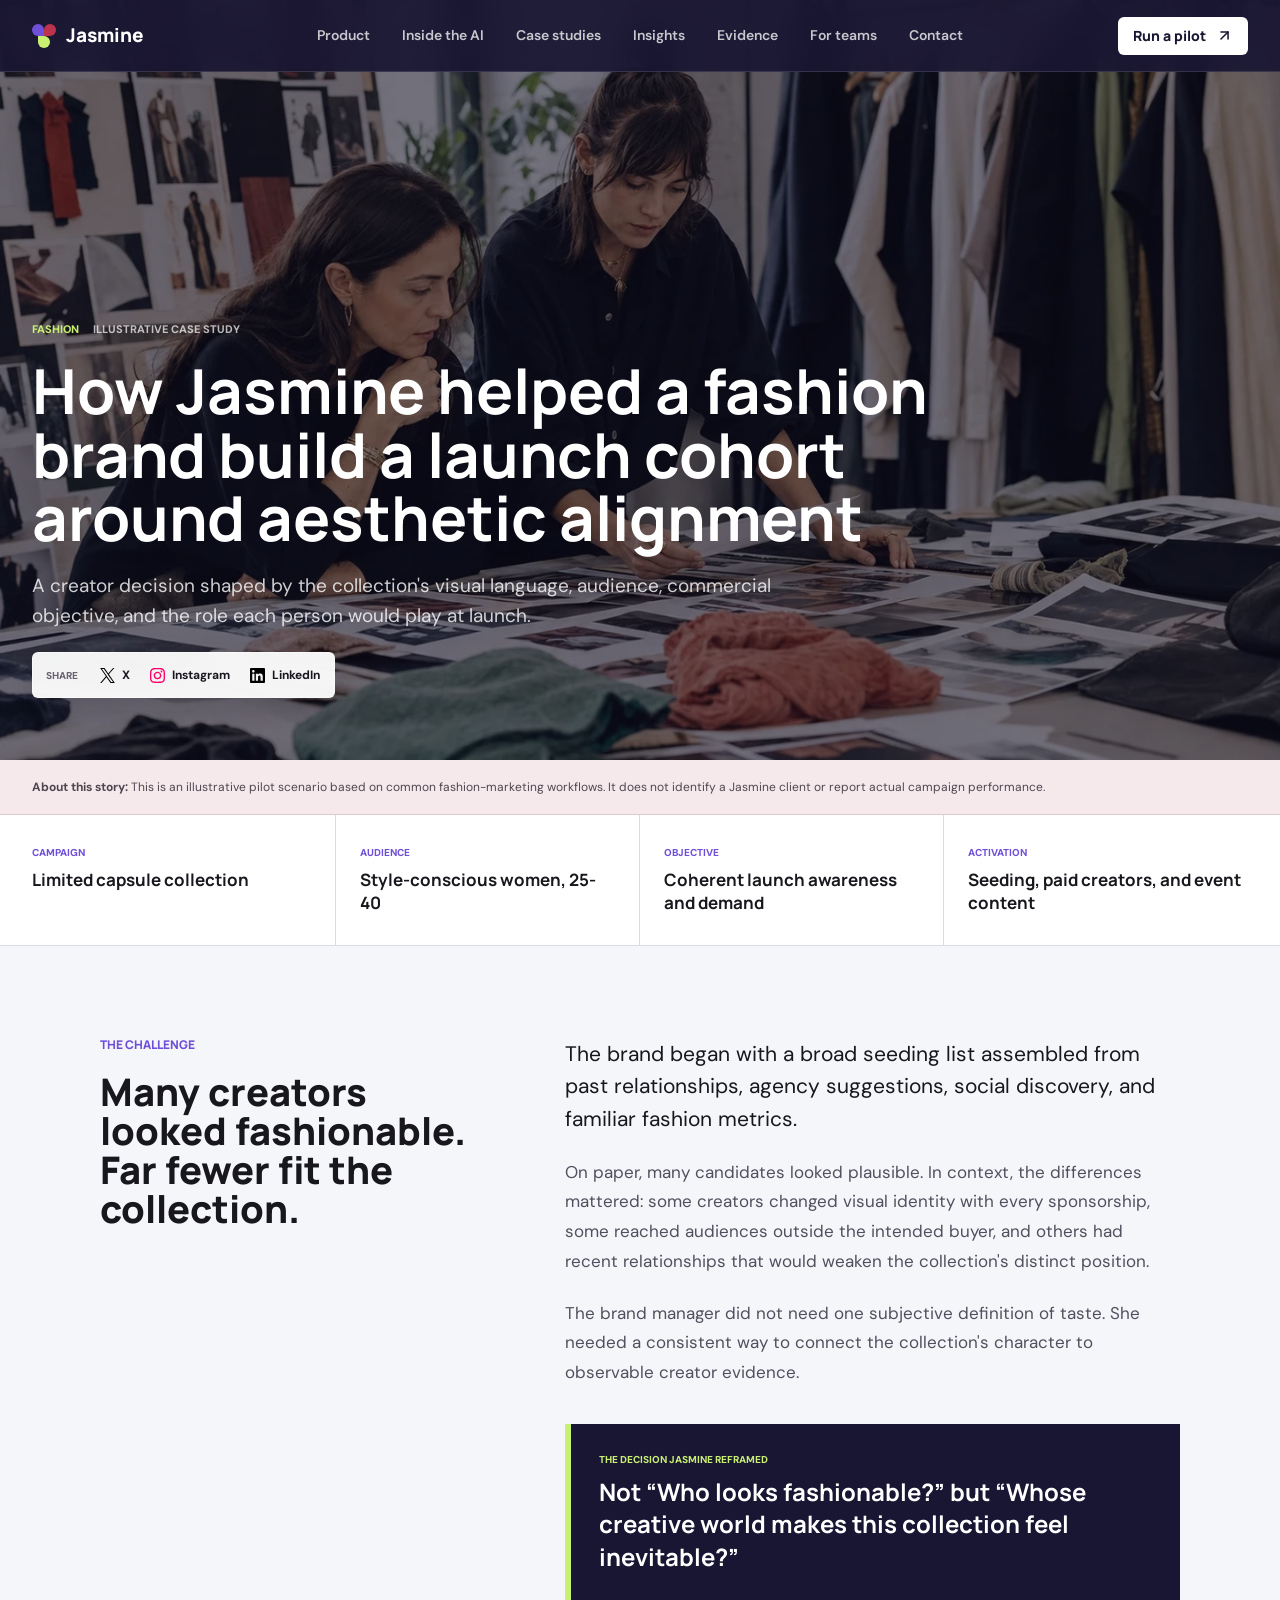
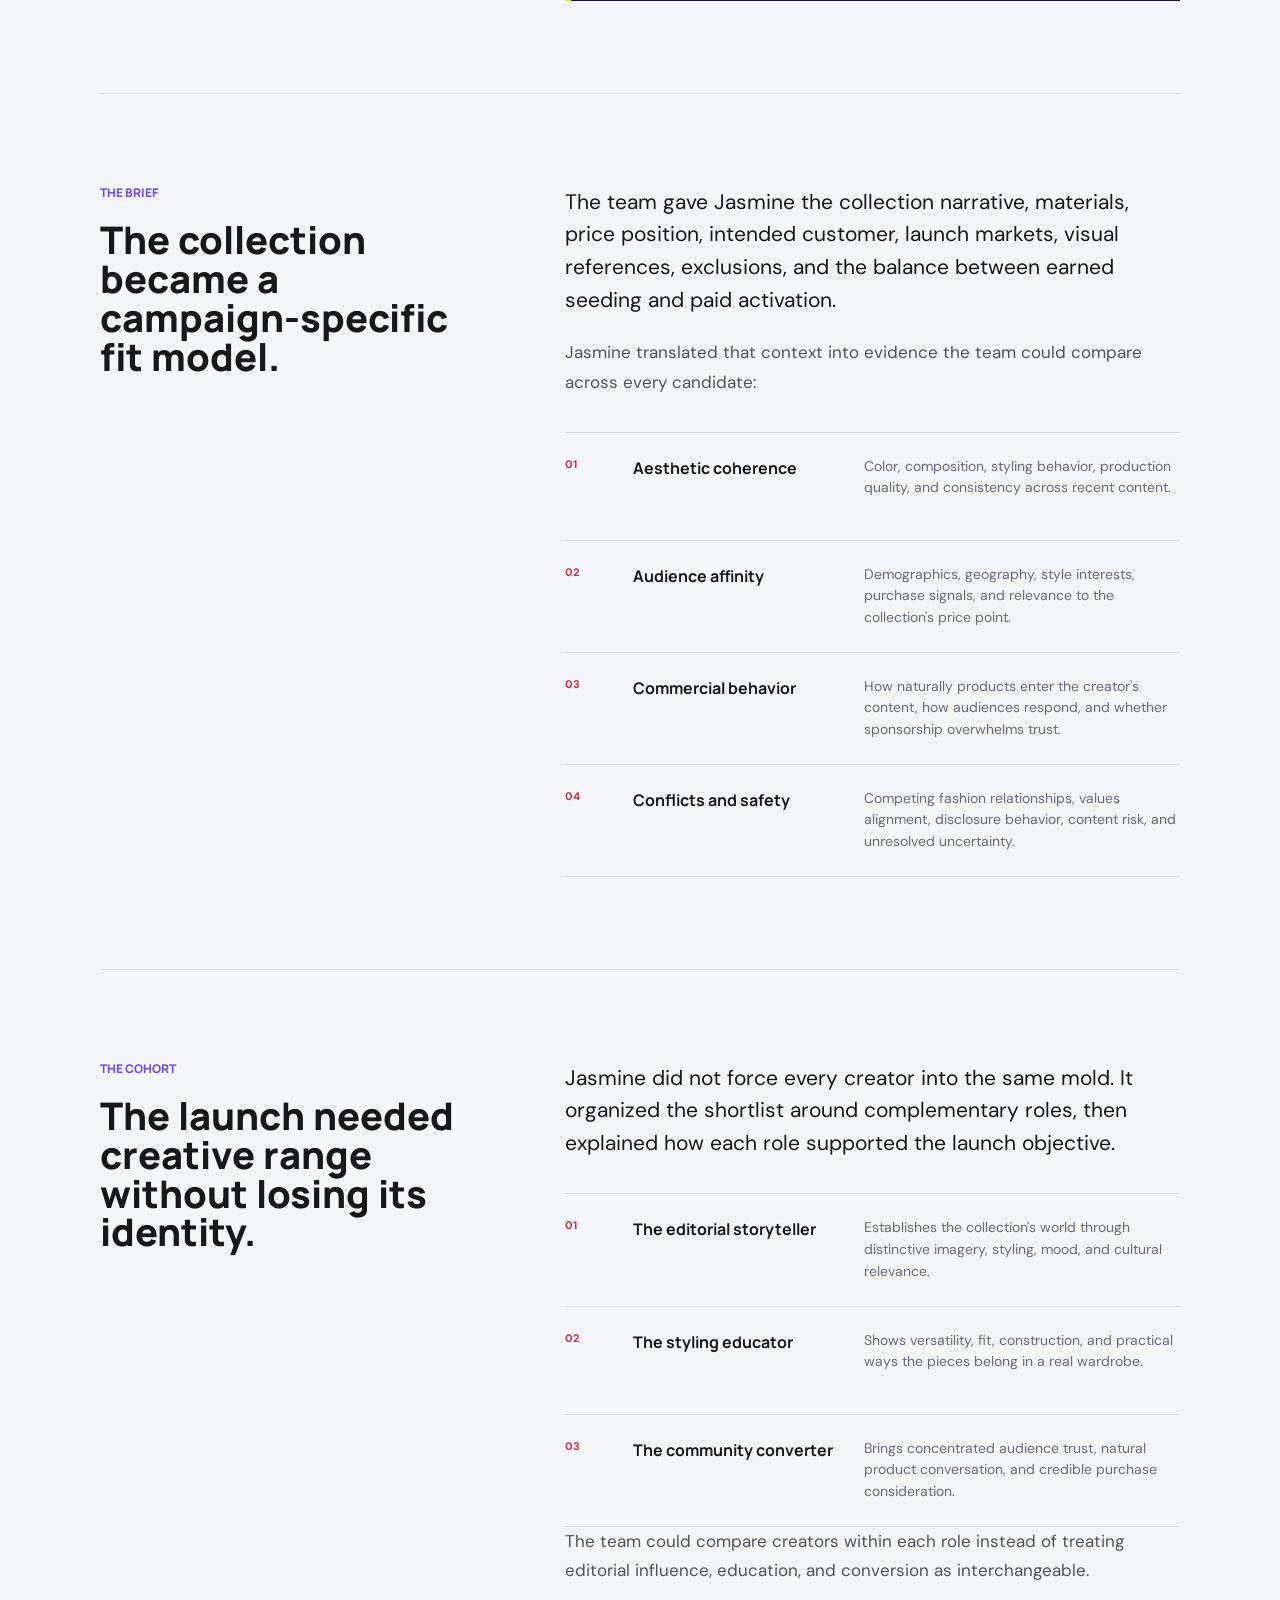
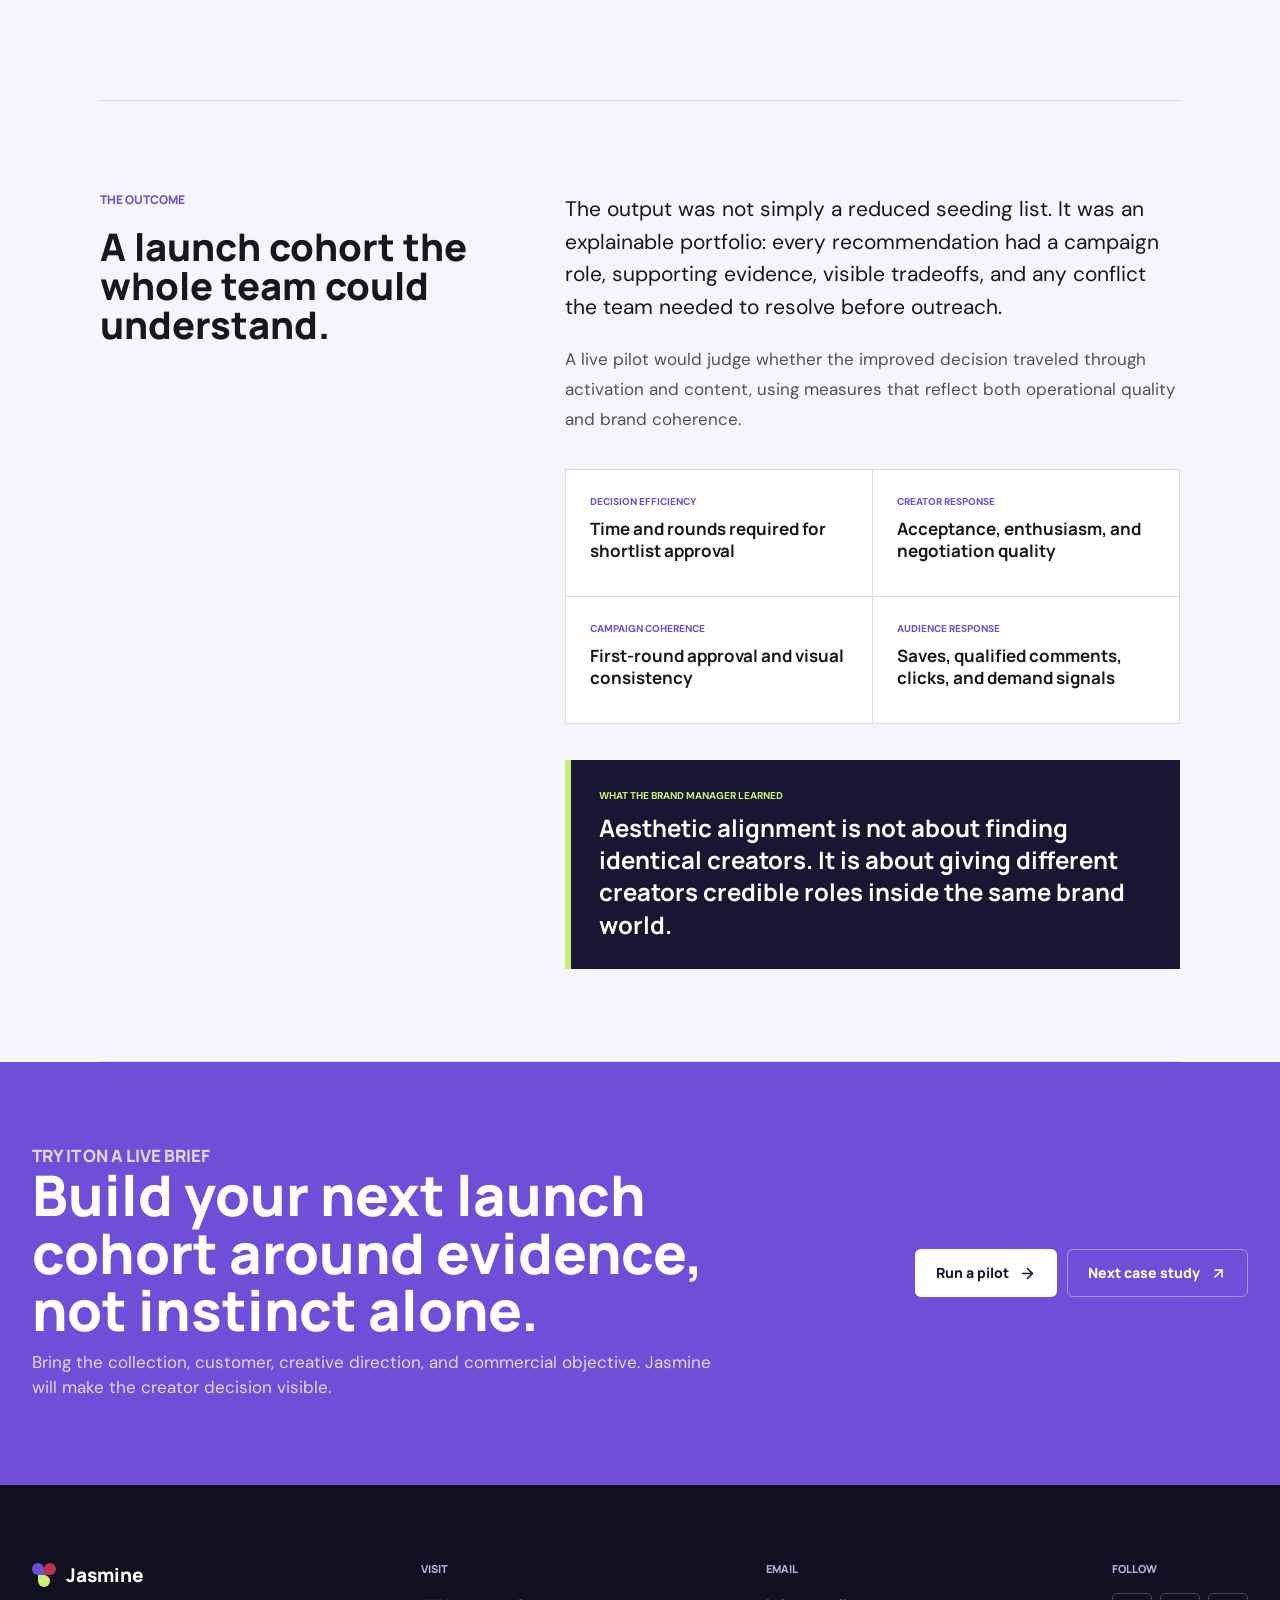
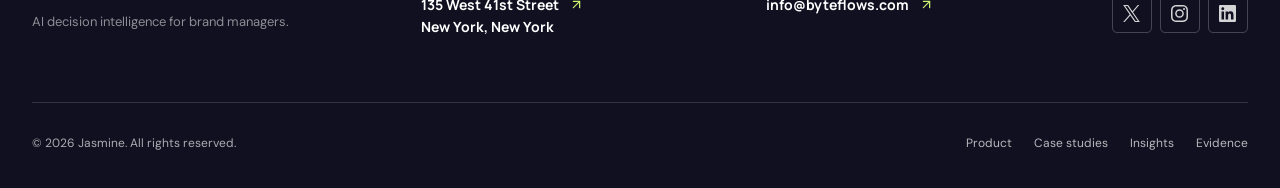
<file: case-studies/fashion.html>
<!doctype html>
<html lang="en">
  <head>
    <meta charset="UTF-8" />
    <meta name="viewport" content="width=device-width, initial-scale=1.0" />
    <meta name="description" content="An illustrative Jasmine case study about building a fashion launch cohort around aesthetic and audience alignment." />
    <meta name="robots" content="index, follow" />
    <meta name="theme-color" content="#191633" />
    <meta property="og:type" content="article" />
    <meta property="og:title" content="A Fashion Launch Built Around Aesthetic Alignment | Jasmine" />
    <meta property="og:description" content="How Jasmine translated a collection's visual language into distinct, defensible creator roles." />
    <meta property="og:image" content="https://ashehu.github.io/jasmine-ai/assets/case-studies/fashion-aesthetic-fit.webp" />
    <meta name="twitter:card" content="summary_large_image" />
    <link rel="canonical" href="https://ashehu.github.io/jasmine-ai/case-studies/fashion.html" />
    <title>A Fashion Launch Built Around Aesthetic Alignment | Jasmine Case Study</title>
    <link rel="icon" href="data:image/svg+xml,%3Csvg xmlns='http://www.w3.org/2000/svg' viewBox='0 0 32 32'%3E%3Crect width='32' height='32' rx='6' fill='%23191633'/%3E%3Ccircle cx='12' cy='12' r='6' fill='%237c5ce6'/%3E%3Ccircle cx='21' cy='12' r='6' fill='%23e95770'/%3E%3Ccircle cx='16.5' cy='21' r='6' fill='%23c8ef72'/%3E%3C/svg%3E" />
    <link rel="preconnect" href="https://fonts.googleapis.com" />
    <link rel="preconnect" href="https://fonts.gstatic.com" crossorigin />
    <link href="https://fonts.googleapis.com/css2?family=DM+Sans:wght@400;500;600;700&amp;family=Manrope:wght@500;600;700;800&amp;display=swap" rel="stylesheet" />
    <link rel="stylesheet" href="../styles.css?v=20260808-share-compact" />
    <script src="../assets/lucide.min.js" defer></script>
    <script src="../app.js?v=20260808-share-compact" defer></script>
  </head>
  <body>
    <a class="skip-link" href="#story">Skip to case study</a>
    <header class="site-header" data-header>
      <a class="brand" href="../index.html" aria-label="Jasmine home"><span class="brand-mark" aria-hidden="true"><span></span><span></span><span></span></span><span>Jasmine</span></a>
      <button class="icon-button menu-button" type="button" data-menu-button aria-label="Open navigation" aria-expanded="false"><i data-lucide="menu"></i></button>
      <nav class="main-nav" data-nav aria-label="Primary navigation">
        <a href="../index.html#product">Product</a>
        <a href="../index.html#ai">Inside the AI</a>
        <a href="./">Case studies</a>
        <a href="../insights/">Insights</a>
        <a href="../index.html#evidence">Evidence</a>
        <a href="../index.html#partners">For teams</a>
        <a href="#contact">Contact</a>
      </nav>
      <a class="button button-small header-cta" href="mailto:info@byteflows.com?subject=Fashion%20creator%20pilot">Run a pilot <i data-lucide="arrow-up-right"></i></a>
    </header>

    <main class="case-article" id="story">
      <section class="case-study-hero" aria-labelledby="case-title">
        <img src="../assets/case-studies/fashion-aesthetic-fit.webp" alt="A fashion brand team reviewing creator portfolios and campaign imagery in a working studio" width="1448" height="1086" />
        <div class="case-study-hero-content">
          <div class="case-study-kicker"><span>Fashion</span><span>Illustrative case study</span></div>
          <h1 id="case-title">How Jasmine helped a fashion brand build a launch cohort around aesthetic alignment</h1>
          <p>A creator decision shaped by the collection's visual language, audience, commercial objective, and the role each person would play at launch.</p>
          <div class="story-share" aria-label="Share this case study">
            <span>Share</span>
            <div class="story-share-links">
              <a class="story-share-link" href="https://x.com/intent/post" target="_blank" rel="noreferrer" data-share-platform="x" data-share-title="A fashion launch built around aesthetic alignment | Jasmine" aria-label="Share on X" title="Share on X"><img src="../assets/social-x.svg" alt="" /><span>X</span></a>
              <button class="story-share-link" type="button" data-share-platform="instagram" aria-label="Copy link for Instagram" title="Copy link for Instagram"><img src="../assets/social-instagram.svg" alt="" /><span>Instagram</span></button>
              <a class="story-share-link" href="https://www.linkedin.com/sharing/share-offsite/" target="_blank" rel="noreferrer" data-share-platform="linkedin" aria-label="Share on LinkedIn" title="Share on LinkedIn"><img src="../assets/social-linkedin.svg" alt="" /><span>LinkedIn</span></a>
            </div>
          </div>
        </div>
      </section>

      <div class="case-study-disclosure">
        <strong>About this story:</strong> This is an illustrative pilot scenario based on common fashion-marketing workflows. It does not identify a Jasmine client or report actual campaign performance.
      </div>

      <section class="case-snapshot" aria-label="Campaign snapshot">
        <div><span>Campaign</span><strong>Limited capsule collection</strong></div>
        <div><span>Audience</span><strong>Style-conscious women, 25-40</strong></div>
        <div><span>Objective</span><strong>Coherent launch awareness and demand</strong></div>
        <div><span>Activation</span><strong>Seeding, paid creators, and event content</strong></div>
      </section>

      <section class="case-story-section reveal">
        <div class="case-story-heading">
          <p class="eyebrow eyebrow-dark">The challenge</p>
          <h2>Many creators looked fashionable. Far fewer fit the collection.</h2>
        </div>
        <div class="case-story-copy">
          <p>The brand began with a broad seeding list assembled from past relationships, agency suggestions, social discovery, and familiar fashion metrics.</p>
          <p>On paper, many candidates looked plausible. In context, the differences mattered: some creators changed visual identity with every sponsorship, some reached audiences outside the intended buyer, and others had recent relationships that would weaken the collection's distinct position.</p>
          <p>The brand manager did not need one subjective definition of taste. She needed a consistent way to connect the collection's character to observable creator evidence.</p>
          <div class="case-decision">
            <span>The decision Jasmine reframed</span>
            <strong>Not “Who looks fashionable?” but “Whose creative world makes this collection feel inevitable?”</strong>
          </div>
        </div>
      </section>

      <section class="case-story-section reveal">
        <div class="case-story-heading">
          <p class="eyebrow eyebrow-dark">The brief</p>
          <h2>The collection became a campaign-specific fit model.</h2>
        </div>
        <div class="case-story-copy">
          <p>The team gave Jasmine the collection narrative, materials, price position, intended customer, launch markets, visual references, exclusions, and the balance between earned seeding and paid activation.</p>
          <p>Jasmine translated that context into evidence the team could compare across every candidate:</p>
          <div class="case-criteria">
            <article><span>01</span><strong>Aesthetic coherence</strong><p>Color, composition, styling behavior, production quality, and consistency across recent content.</p></article>
            <article><span>02</span><strong>Audience affinity</strong><p>Demographics, geography, style interests, purchase signals, and relevance to the collection's price point.</p></article>
            <article><span>03</span><strong>Commercial behavior</strong><p>How naturally products enter the creator's content, how audiences respond, and whether sponsorship overwhelms trust.</p></article>
            <article><span>04</span><strong>Conflicts and safety</strong><p>Competing fashion relationships, values alignment, disclosure behavior, content risk, and unresolved uncertainty.</p></article>
          </div>
        </div>
      </section>

      <section class="case-story-section reveal">
        <div class="case-story-heading">
          <p class="eyebrow eyebrow-dark">The cohort</p>
          <h2>The launch needed creative range without losing its identity.</h2>
        </div>
        <div class="case-story-copy">
          <p>Jasmine did not force every creator into the same mold. It organized the shortlist around complementary roles, then explained how each role supported the launch objective.</p>
          <div class="case-archetypes">
            <article><span>01</span><strong>The editorial storyteller</strong><p>Establishes the collection's world through distinctive imagery, styling, mood, and cultural relevance.</p></article>
            <article><span>02</span><strong>The styling educator</strong><p>Shows versatility, fit, construction, and practical ways the pieces belong in a real wardrobe.</p></article>
            <article><span>03</span><strong>The community converter</strong><p>Brings concentrated audience trust, natural product conversation, and credible purchase consideration.</p></article>
          </div>
          <p>The team could compare creators within each role instead of treating editorial influence, education, and conversion as interchangeable.</p>
        </div>
      </section>

      <section class="case-story-section reveal">
        <div class="case-story-heading">
          <p class="eyebrow eyebrow-dark">The outcome</p>
          <h2>A launch cohort the whole team could understand.</h2>
        </div>
        <div class="case-story-copy">
          <p>The output was not simply a reduced seeding list. It was an explainable portfolio: every recommendation had a campaign role, supporting evidence, visible tradeoffs, and any conflict the team needed to resolve before outreach.</p>
          <p>A live pilot would judge whether the improved decision traveled through activation and content, using measures that reflect both operational quality and brand coherence.</p>
          <div class="case-measures">
            <div><span>Decision efficiency</span><strong>Time and rounds required for shortlist approval</strong></div>
            <div><span>Creator response</span><strong>Acceptance, enthusiasm, and negotiation quality</strong></div>
            <div><span>Campaign coherence</span><strong>First-round approval and visual consistency</strong></div>
            <div><span>Audience response</span><strong>Saves, qualified comments, clicks, and demand signals</strong></div>
          </div>
          <div class="case-decision">
            <span>What the brand manager learned</span>
            <strong>Aesthetic alignment is not about finding identical creators. It is about giving different creators credible roles inside the same brand world.</strong>
          </div>
        </div>
      </section>

      <section class="case-next-section" aria-labelledby="next-title">
        <div>
          <p class="eyebrow">Try it on a live brief</p>
          <h2 id="next-title">Build your next launch cohort around evidence, not instinct alone.</h2>
          <p>Bring the collection, customer, creative direction, and commercial objective. Jasmine will make the creator decision visible.</p>
        </div>
        <div class="case-next-actions">
          <a class="button button-light" href="mailto:info@byteflows.com?subject=Fashion%20creator%20pilot">Run a pilot <i data-lucide="arrow-right"></i></a>
          <a class="button button-quiet" href="consumer-technology.html">Next case study <i data-lucide="arrow-up-right"></i></a>
        </div>
      </section>
    </main>

    <footer class="site-footer" id="contact">
      <div class="footer-main">
        <div class="footer-intro"><a class="brand footer-brand" href="../index.html"><span class="brand-mark" aria-hidden="true"><span></span><span></span><span></span></span><span>Jasmine</span></a><p>AI decision intelligence for brand managers.</p></div>
        <div class="footer-contact"><span class="footer-label">Visit</span><a href="https://www.google.com/maps/search/?api=1&amp;query=135+West+41st+Street+New+York+New+York" target="_blank" rel="noreferrer"><address>135 West 41st Street<br />New York, New York</address><i data-lucide="arrow-up-right"></i></a></div>
        <div class="footer-contact"><span class="footer-label">Email</span><a href="mailto:info@byteflows.com">info@byteflows.com <i data-lucide="arrow-up-right"></i></a></div>
        <div class="footer-social"><span class="footer-label">Follow</span><div class="social-links" aria-label="Social media"><a href="https://x.com/jasmine_ai_fit" target="_blank" rel="noreferrer" aria-label="X"><img src="../assets/social-x.svg" alt="" /></a><a href="https://www.instagram.com/jasmine_fit_ai/" target="_blank" rel="noreferrer" aria-label="Instagram"><img src="../assets/social-instagram.svg" alt="" /></a><a href="https://www.linkedin.com/company/jasmine-fit-ai" target="_blank" rel="noreferrer" aria-label="LinkedIn"><img src="../assets/social-linkedin.svg" alt="" /></a></div></div>
      </div>
      <div class="footer-bottom"><p>&copy; 2026 Jasmine. All rights reserved.</p><div><a href="../index.html#product">Product</a><a href="./">Case studies</a><a href="../insights/">Insights</a><a href="../index.html#evidence">Evidence</a></div></div>
    </footer>
    <div class="toast" data-toast role="status" aria-live="polite">Link copied.</div>
  </body>
</html>
</file>
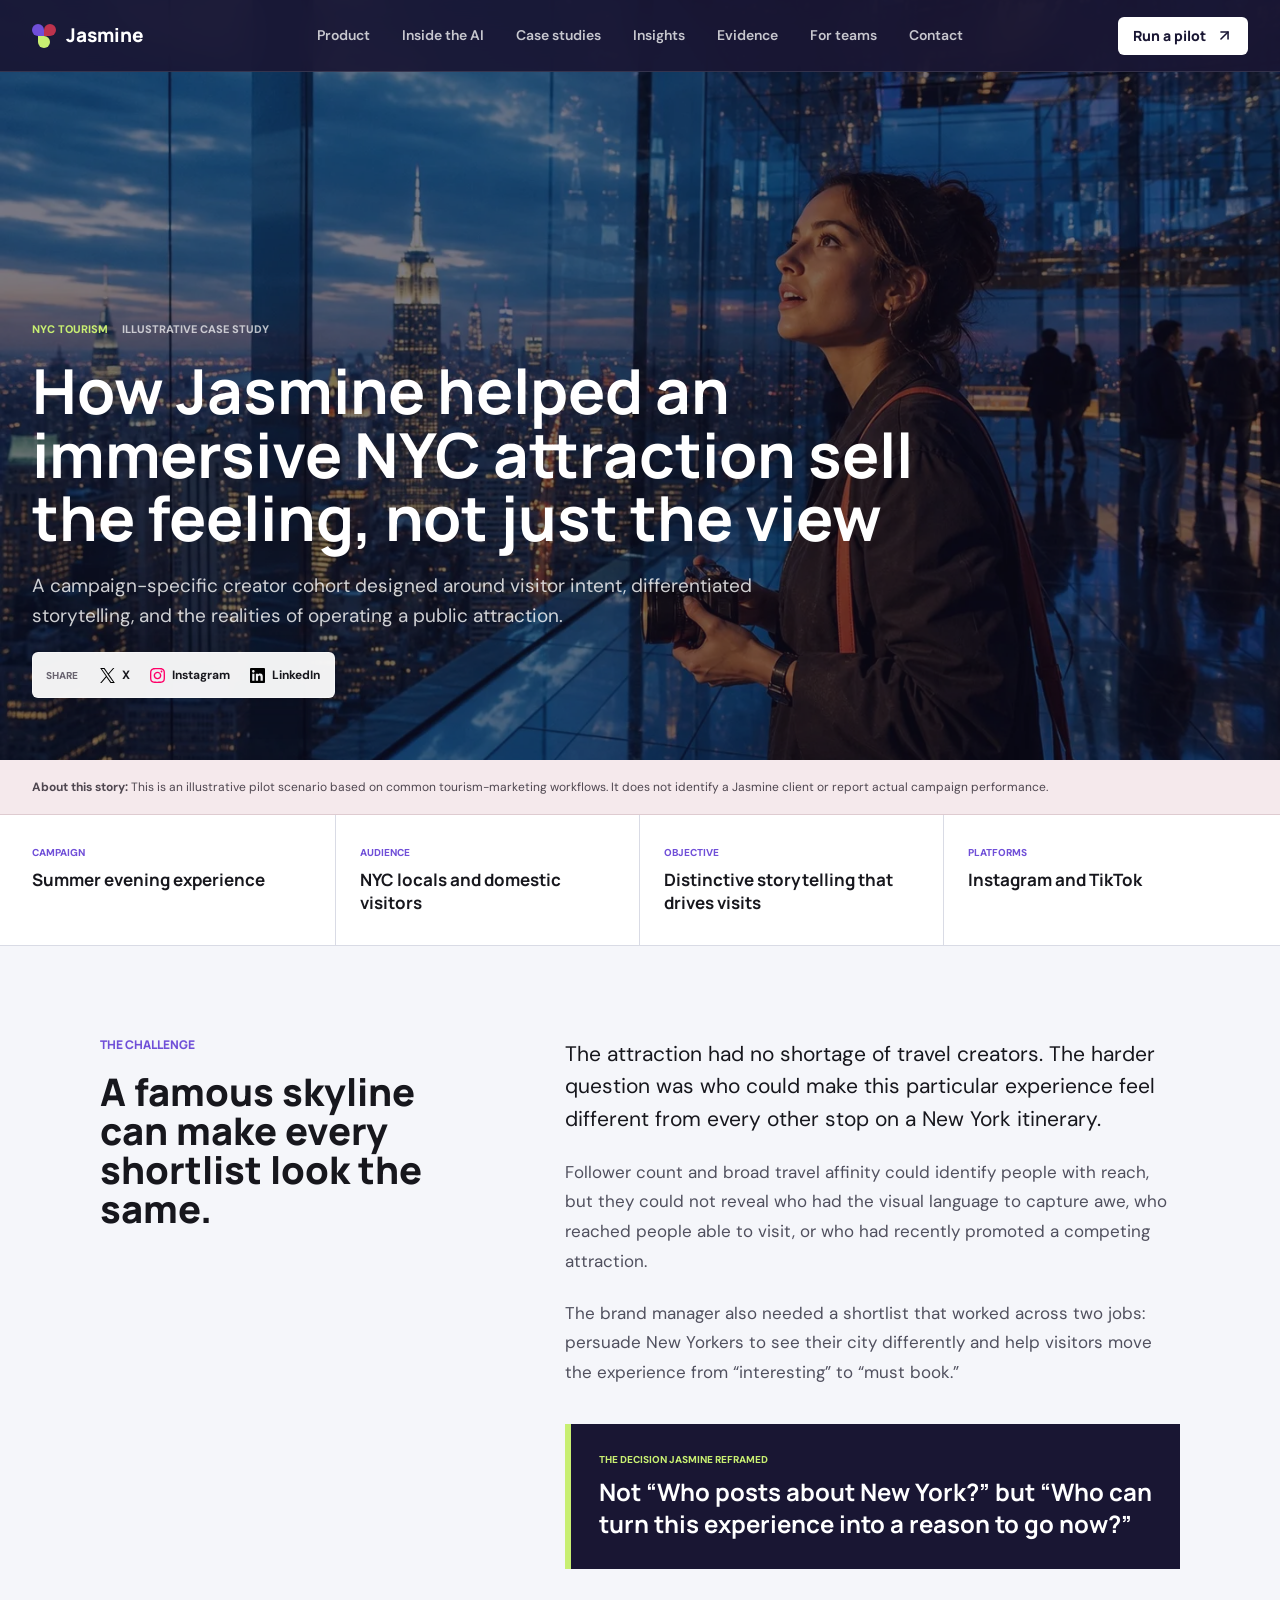
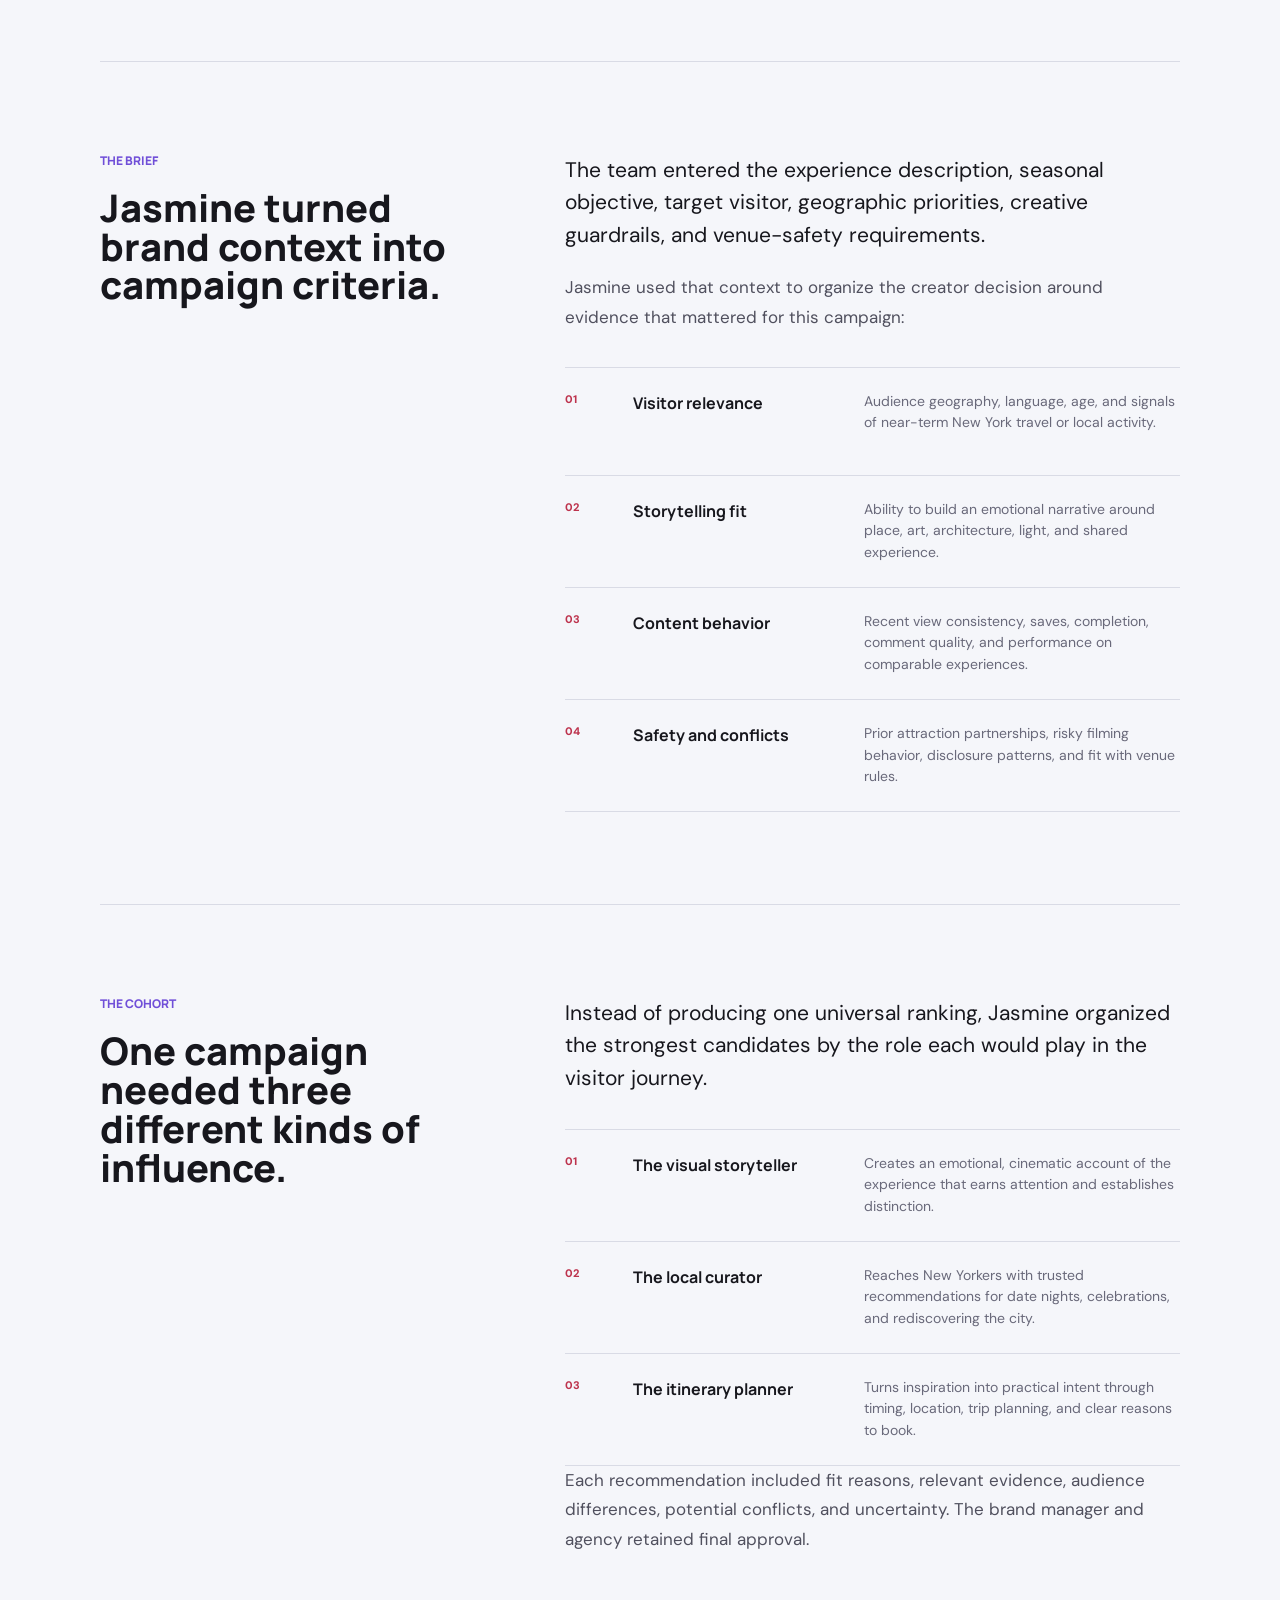
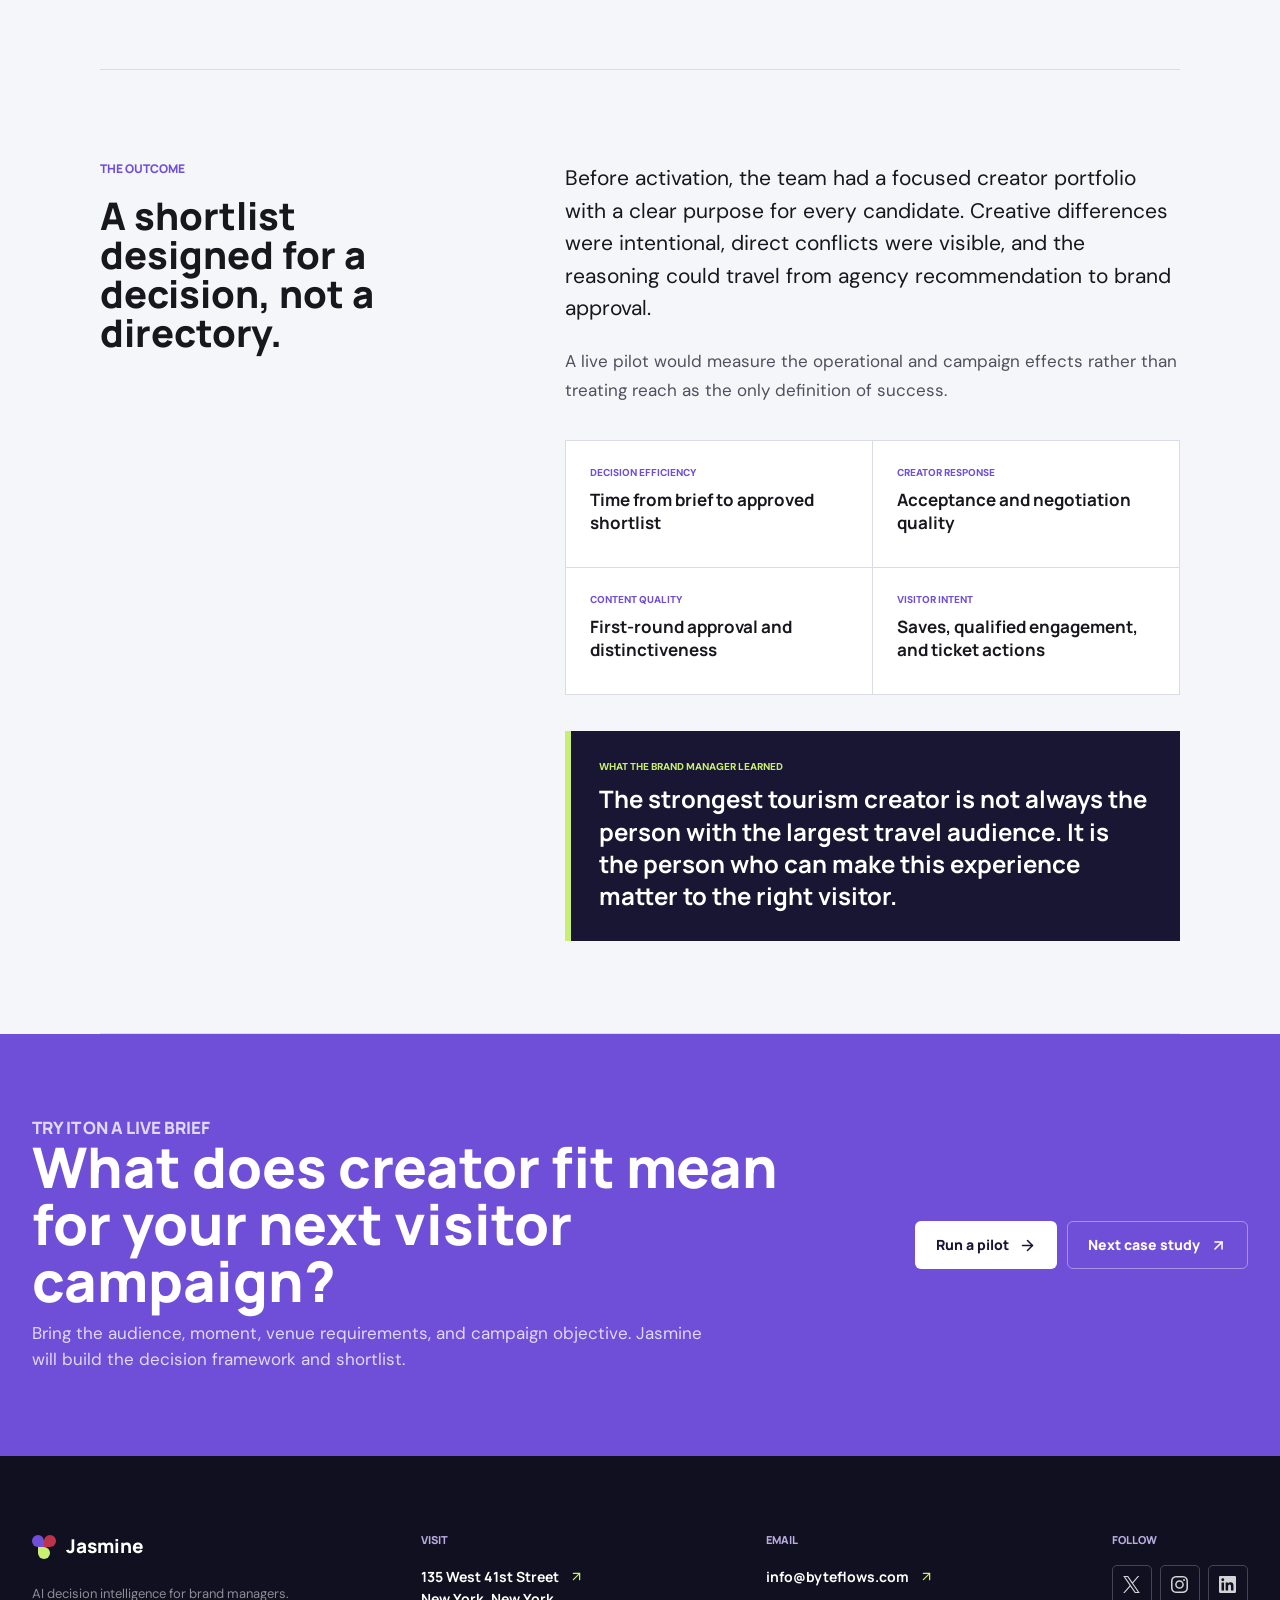
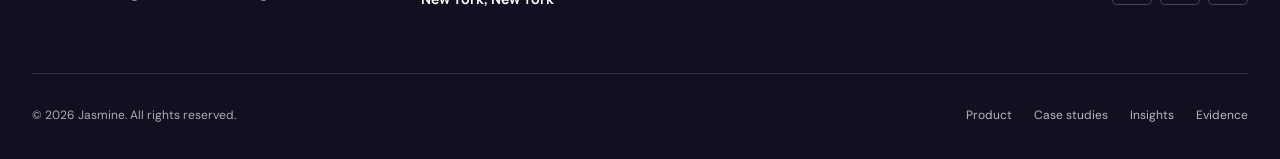
<file: case-studies/nyc-tourism.html>
<!doctype html>
<html lang="en">
  <head>
    <meta charset="UTF-8" />
    <meta name="viewport" content="width=device-width, initial-scale=1.0" />
    <meta name="description" content="An illustrative Jasmine case study about matching creators to an immersive New York City attraction campaign." />
    <meta name="robots" content="index, follow" />
    <meta name="theme-color" content="#191633" />
    <meta property="og:type" content="article" />
    <meta property="og:title" content="Selling the Feeling, Not Just the View | Jasmine" />
    <meta property="og:description" content="How Jasmine shaped a tourism creator cohort around visitor intent, visual storytelling, and safety." />
    <meta property="og:image" content="https://ashehu.github.io/jasmine-ai/assets/case-studies/nyc-attraction-creator-fit.webp" />
    <meta name="twitter:card" content="summary_large_image" />
    <link rel="canonical" href="https://ashehu.github.io/jasmine-ai/case-studies/nyc-tourism.html" />
    <title>Selling the Feeling, Not Just the View | Jasmine Case Study</title>
    <link rel="icon" href="data:image/svg+xml,%3Csvg xmlns='http://www.w3.org/2000/svg' viewBox='0 0 32 32'%3E%3Crect width='32' height='32' rx='6' fill='%23191633'/%3E%3Ccircle cx='12' cy='12' r='6' fill='%237c5ce6'/%3E%3Ccircle cx='21' cy='12' r='6' fill='%23e95770'/%3E%3Ccircle cx='16.5' cy='21' r='6' fill='%23c8ef72'/%3E%3C/svg%3E" />
    <link rel="preconnect" href="https://fonts.googleapis.com" />
    <link rel="preconnect" href="https://fonts.gstatic.com" crossorigin />
    <link href="https://fonts.googleapis.com/css2?family=DM+Sans:wght@400;500;600;700&amp;family=Manrope:wght@500;600;700;800&amp;display=swap" rel="stylesheet" />
    <link rel="stylesheet" href="../styles.css?v=20260808-share-compact" />
    <script src="../assets/lucide.min.js" defer></script>
    <script src="../app.js?v=20260808-share-compact" defer></script>
  </head>
  <body>
    <a class="skip-link" href="#story">Skip to case study</a>
    <header class="site-header" data-header>
      <a class="brand" href="../index.html" aria-label="Jasmine home"><span class="brand-mark" aria-hidden="true"><span></span><span></span><span></span></span><span>Jasmine</span></a>
      <button class="icon-button menu-button" type="button" data-menu-button aria-label="Open navigation" aria-expanded="false"><i data-lucide="menu"></i></button>
      <nav class="main-nav" data-nav aria-label="Primary navigation">
        <a href="../index.html#product">Product</a>
        <a href="../index.html#ai">Inside the AI</a>
        <a href="./">Case studies</a>
        <a href="../insights/">Insights</a>
        <a href="../index.html#evidence">Evidence</a>
        <a href="../index.html#partners">For teams</a>
        <a href="#contact">Contact</a>
      </nav>
      <a class="button button-small header-cta" href="mailto:info@byteflows.com?subject=NYC%20tourism%20pilot">Run a pilot <i data-lucide="arrow-up-right"></i></a>
    </header>

    <main class="case-article" id="story">
      <section class="case-study-hero" aria-labelledby="case-title">
        <img src="../assets/case-studies/nyc-attraction-creator-fit.webp" alt="A visual storyteller inside a fictional immersive New York City attraction at blue hour" width="1448" height="1086" />
        <div class="case-study-hero-content">
          <div class="case-study-kicker"><span>NYC tourism</span><span>Illustrative case study</span></div>
          <h1 id="case-title">How Jasmine helped an immersive NYC attraction sell the feeling, not just the view</h1>
          <p>A campaign-specific creator cohort designed around visitor intent, differentiated storytelling, and the realities of operating a public attraction.</p>
          <div class="story-share" aria-label="Share this case study">
            <span>Share</span>
            <div class="story-share-links">
              <a class="story-share-link" href="https://x.com/intent/post" target="_blank" rel="noreferrer" data-share-platform="x" data-share-title="Selling the feeling, not just the view | Jasmine" aria-label="Share on X" title="Share on X"><img src="../assets/social-x.svg" alt="" /><span>X</span></a>
              <button class="story-share-link" type="button" data-share-platform="instagram" aria-label="Copy link for Instagram" title="Copy link for Instagram"><img src="../assets/social-instagram.svg" alt="" /><span>Instagram</span></button>
              <a class="story-share-link" href="https://www.linkedin.com/sharing/share-offsite/" target="_blank" rel="noreferrer" data-share-platform="linkedin" aria-label="Share on LinkedIn" title="Share on LinkedIn"><img src="../assets/social-linkedin.svg" alt="" /><span>LinkedIn</span></a>
            </div>
          </div>
        </div>
      </section>

      <div class="case-study-disclosure">
        <strong>About this story:</strong> This is an illustrative pilot scenario based on common tourism-marketing workflows. It does not identify a Jasmine client or report actual campaign performance.
      </div>

      <section class="case-snapshot" aria-label="Campaign snapshot">
        <div><span>Campaign</span><strong>Summer evening experience</strong></div>
        <div><span>Audience</span><strong>NYC locals and domestic visitors</strong></div>
        <div><span>Objective</span><strong>Distinctive storytelling that drives visits</strong></div>
        <div><span>Platforms</span><strong>Instagram and TikTok</strong></div>
      </section>

      <section class="case-story-section reveal">
        <div class="case-story-heading">
          <p class="eyebrow eyebrow-dark">The challenge</p>
          <h2>A famous skyline can make every shortlist look the same.</h2>
        </div>
        <div class="case-story-copy">
          <p>The attraction had no shortage of travel creators. The harder question was who could make this particular experience feel different from every other stop on a New York itinerary.</p>
          <p>Follower count and broad travel affinity could identify people with reach, but they could not reveal who had the visual language to capture awe, who reached people able to visit, or who had recently promoted a competing attraction.</p>
          <p>The brand manager also needed a shortlist that worked across two jobs: persuade New Yorkers to see their city differently and help visitors move the experience from “interesting” to “must book.”</p>
          <div class="case-decision">
            <span>The decision Jasmine reframed</span>
            <strong>Not “Who posts about New York?” but “Who can turn this experience into a reason to go now?”</strong>
          </div>
        </div>
      </section>

      <section class="case-story-section reveal">
        <div class="case-story-heading">
          <p class="eyebrow eyebrow-dark">The brief</p>
          <h2>Jasmine turned brand context into campaign criteria.</h2>
        </div>
        <div class="case-story-copy">
          <p>The team entered the experience description, seasonal objective, target visitor, geographic priorities, creative guardrails, and venue-safety requirements.</p>
          <p>Jasmine used that context to organize the creator decision around evidence that mattered for this campaign:</p>
          <div class="case-criteria">
            <article><span>01</span><strong>Visitor relevance</strong><p>Audience geography, language, age, and signals of near-term New York travel or local activity.</p></article>
            <article><span>02</span><strong>Storytelling fit</strong><p>Ability to build an emotional narrative around place, art, architecture, light, and shared experience.</p></article>
            <article><span>03</span><strong>Content behavior</strong><p>Recent view consistency, saves, completion, comment quality, and performance on comparable experiences.</p></article>
            <article><span>04</span><strong>Safety and conflicts</strong><p>Prior attraction partnerships, risky filming behavior, disclosure patterns, and fit with venue rules.</p></article>
          </div>
        </div>
      </section>

      <section class="case-story-section reveal">
        <div class="case-story-heading">
          <p class="eyebrow eyebrow-dark">The cohort</p>
          <h2>One campaign needed three different kinds of influence.</h2>
        </div>
        <div class="case-story-copy">
          <p>Instead of producing one universal ranking, Jasmine organized the strongest candidates by the role each would play in the visitor journey.</p>
          <div class="case-archetypes">
            <article><span>01</span><strong>The visual storyteller</strong><p>Creates an emotional, cinematic account of the experience that earns attention and establishes distinction.</p></article>
            <article><span>02</span><strong>The local curator</strong><p>Reaches New Yorkers with trusted recommendations for date nights, celebrations, and rediscovering the city.</p></article>
            <article><span>03</span><strong>The itinerary planner</strong><p>Turns inspiration into practical intent through timing, location, trip planning, and clear reasons to book.</p></article>
          </div>
          <p>Each recommendation included fit reasons, relevant evidence, audience differences, potential conflicts, and uncertainty. The brand manager and agency retained final approval.</p>
        </div>
      </section>

      <section class="case-story-section reveal">
        <div class="case-story-heading">
          <p class="eyebrow eyebrow-dark">The outcome</p>
          <h2>A shortlist designed for a decision, not a directory.</h2>
        </div>
        <div class="case-story-copy">
          <p>Before activation, the team had a focused creator portfolio with a clear purpose for every candidate. Creative differences were intentional, direct conflicts were visible, and the reasoning could travel from agency recommendation to brand approval.</p>
          <p>A live pilot would measure the operational and campaign effects rather than treating reach as the only definition of success.</p>
          <div class="case-measures">
            <div><span>Decision efficiency</span><strong>Time from brief to approved shortlist</strong></div>
            <div><span>Creator response</span><strong>Acceptance and negotiation quality</strong></div>
            <div><span>Content quality</span><strong>First-round approval and distinctiveness</strong></div>
            <div><span>Visitor intent</span><strong>Saves, qualified engagement, and ticket actions</strong></div>
          </div>
          <div class="case-decision">
            <span>What the brand manager learned</span>
            <strong>The strongest tourism creator is not always the person with the largest travel audience. It is the person who can make this experience matter to the right visitor.</strong>
          </div>
        </div>
      </section>

      <section class="case-next-section" aria-labelledby="next-title">
        <div>
          <p class="eyebrow">Try it on a live brief</p>
          <h2 id="next-title">What does creator fit mean for your next visitor campaign?</h2>
          <p>Bring the audience, moment, venue requirements, and campaign objective. Jasmine will build the decision framework and shortlist.</p>
        </div>
        <div class="case-next-actions">
          <a class="button button-light" href="mailto:info@byteflows.com?subject=NYC%20tourism%20pilot">Run a pilot <i data-lucide="arrow-right"></i></a>
          <a class="button button-quiet" href="fashion.html">Next case study <i data-lucide="arrow-up-right"></i></a>
        </div>
      </section>
    </main>

    <footer class="site-footer" id="contact">
      <div class="footer-main">
        <div class="footer-intro"><a class="brand footer-brand" href="../index.html"><span class="brand-mark" aria-hidden="true"><span></span><span></span><span></span></span><span>Jasmine</span></a><p>AI decision intelligence for brand managers.</p></div>
        <div class="footer-contact"><span class="footer-label">Visit</span><a href="https://www.google.com/maps/search/?api=1&amp;query=135+West+41st+Street+New+York+New+York" target="_blank" rel="noreferrer"><address>135 West 41st Street<br />New York, New York</address><i data-lucide="arrow-up-right"></i></a></div>
        <div class="footer-contact"><span class="footer-label">Email</span><a href="mailto:info@byteflows.com">info@byteflows.com <i data-lucide="arrow-up-right"></i></a></div>
        <div class="footer-social"><span class="footer-label">Follow</span><div class="social-links" aria-label="Social media"><a href="https://x.com/jasmine_ai_fit" target="_blank" rel="noreferrer" aria-label="X"><img src="../assets/social-x.svg" alt="" /></a><a href="https://www.instagram.com/jasmine_fit_ai/" target="_blank" rel="noreferrer" aria-label="Instagram"><img src="../assets/social-instagram.svg" alt="" /></a><a href="https://www.linkedin.com/company/jasmine-fit-ai" target="_blank" rel="noreferrer" aria-label="LinkedIn"><img src="../assets/social-linkedin.svg" alt="" /></a></div></div>
      </div>
      <div class="footer-bottom"><p>&copy; 2026 Jasmine. All rights reserved.</p><div><a href="../index.html#product">Product</a><a href="./">Case studies</a><a href="../insights/">Insights</a><a href="../index.html#evidence">Evidence</a></div></div>
    </footer>
    <div class="toast" data-toast role="status" aria-live="polite">Link copied.</div>
  </body>
</html>
</file>
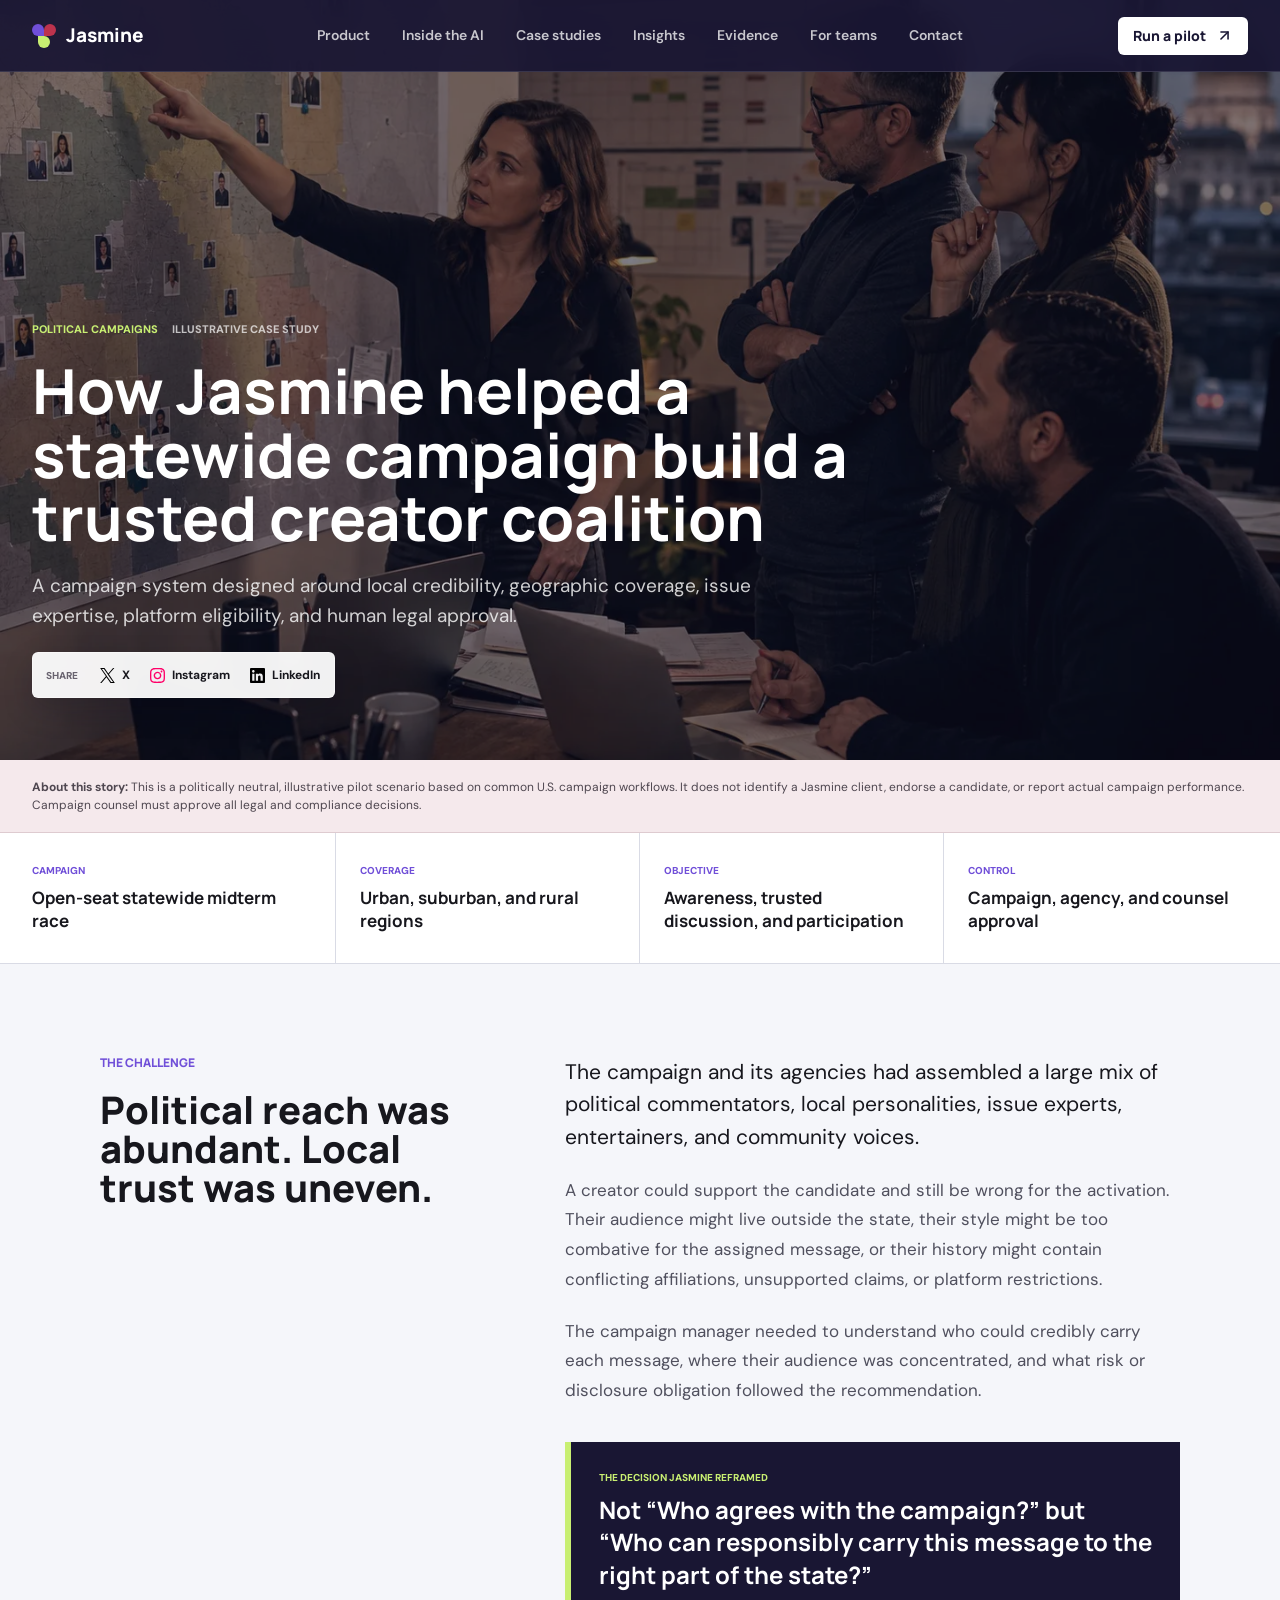
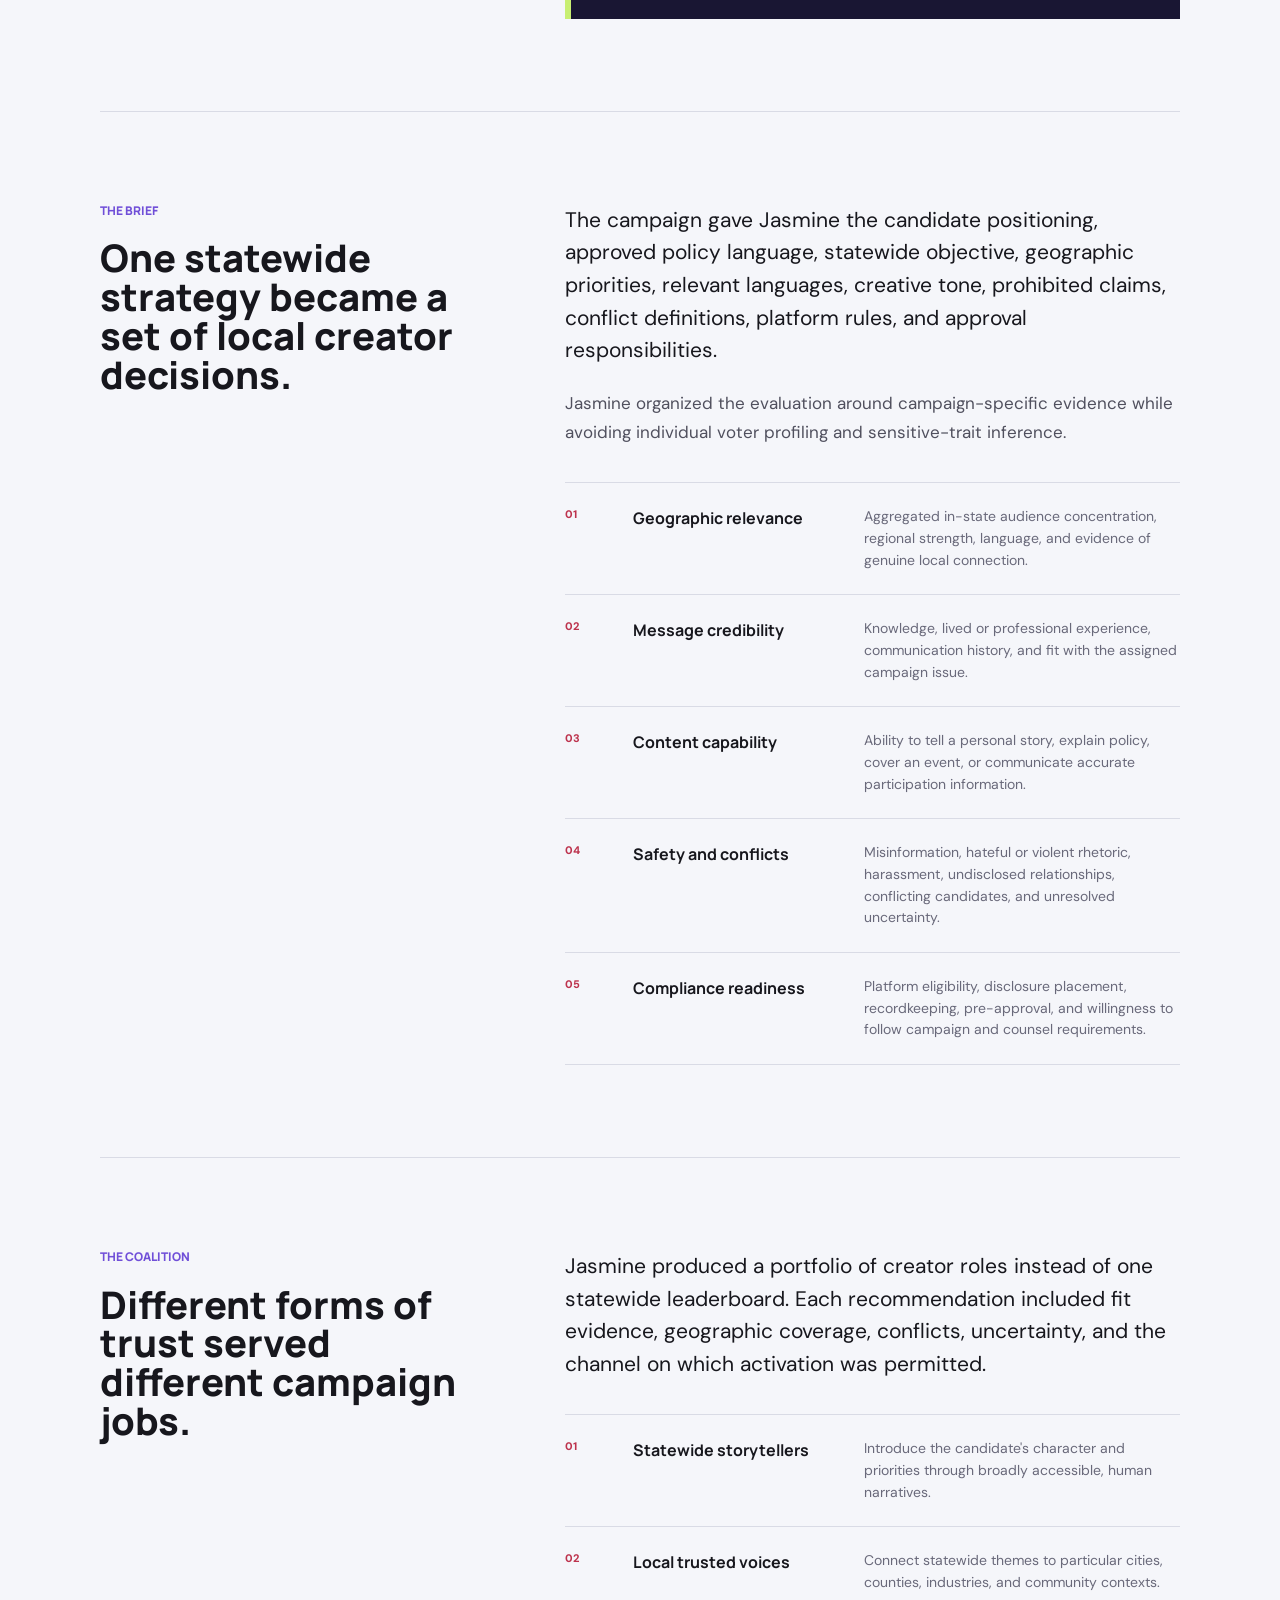
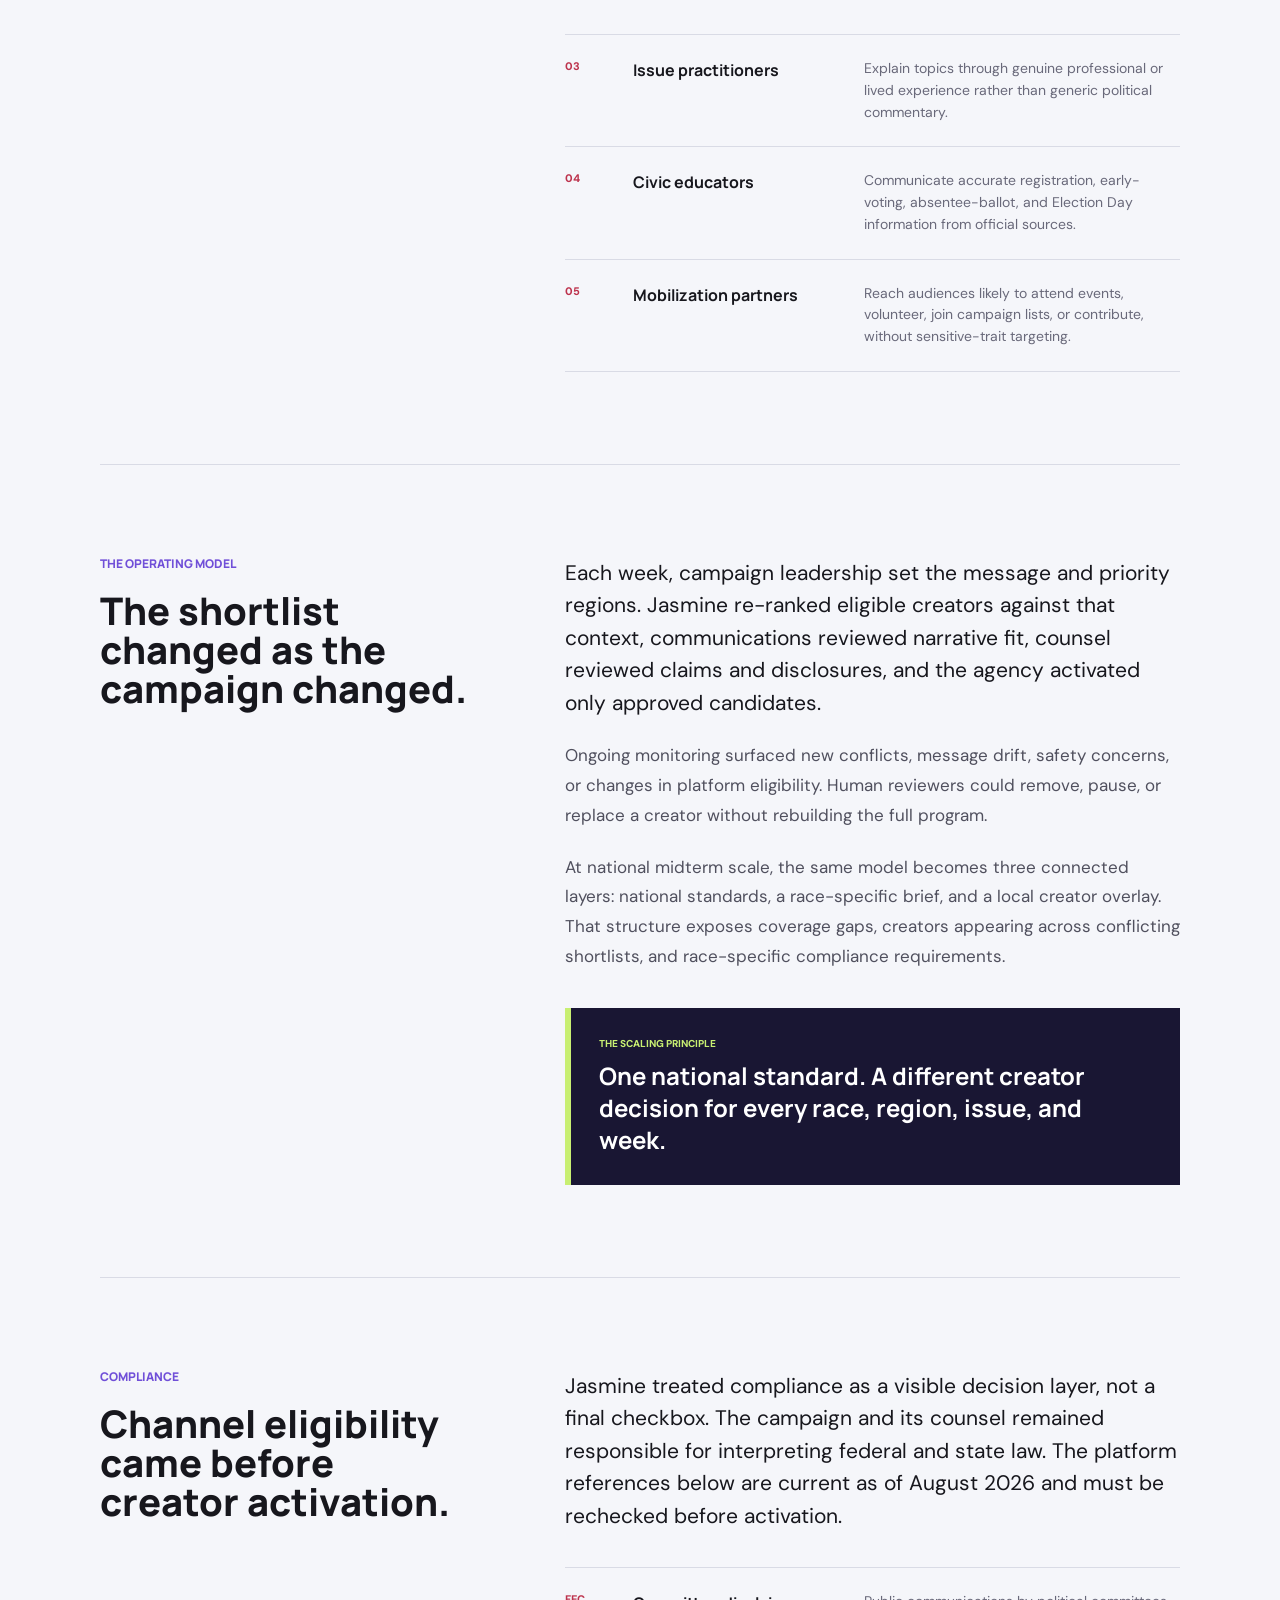
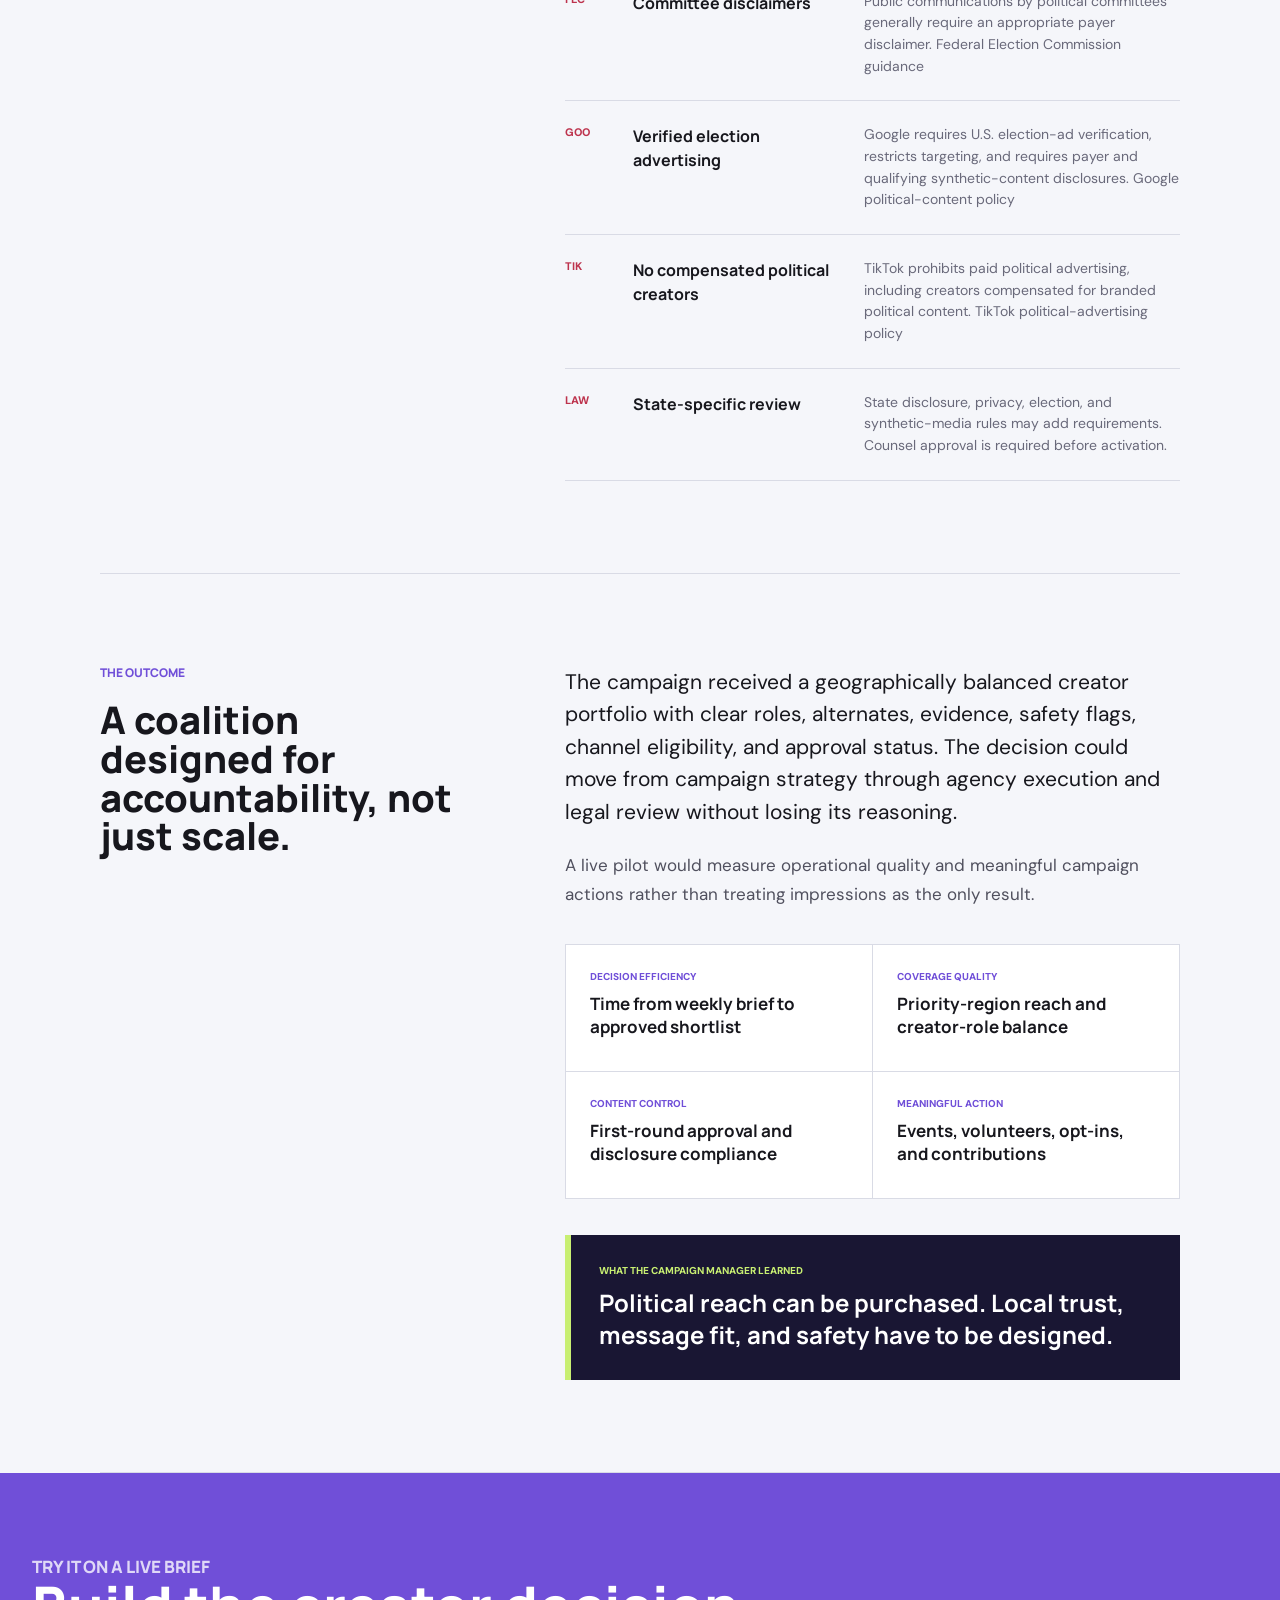
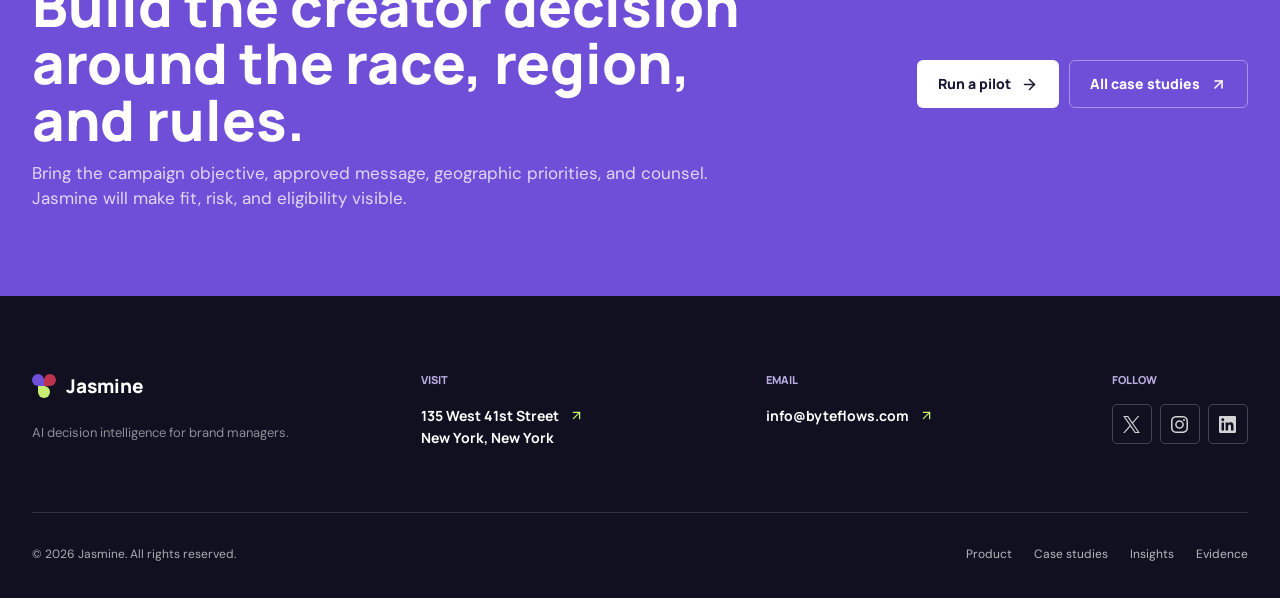
<file: case-studies/politics.html>
<!doctype html>
<html lang="en">
  <head>
    <meta charset="UTF-8" />
    <meta name="viewport" content="width=device-width, initial-scale=1.0" />
    <meta name="description" content="An illustrative Jasmine case study about building a compliant, trusted creator coalition for a statewide political campaign." />
    <meta name="robots" content="index, follow" />
    <meta name="theme-color" content="#191633" />
    <meta property="og:type" content="article" />
    <meta property="og:title" content="A Trusted Statewide Creator Coalition | Jasmine" />
    <meta property="og:description" content="How Jasmine organized local trust, issue credibility, compliance, and safety for a statewide midterm campaign." />
    <meta property="og:image" content="https://ashehu.github.io/jasmine-ai/assets/case-studies/political-statewide-coalition.webp" />
    <meta name="twitter:card" content="summary_large_image" />
    <link rel="canonical" href="https://ashehu.github.io/jasmine-ai/case-studies/politics.html" />
    <title>A Trusted Statewide Creator Coalition | Jasmine Case Study</title>
    <link rel="icon" href="data:image/svg+xml,%3Csvg xmlns='http://www.w3.org/2000/svg' viewBox='0 0 32 32'%3E%3Crect width='32' height='32' rx='6' fill='%23191633'/%3E%3Ccircle cx='12' cy='12' r='6' fill='%237c5ce6'/%3E%3Ccircle cx='21' cy='12' r='6' fill='%23e95770'/%3E%3Ccircle cx='16.5' cy='21' r='6' fill='%23c8ef72'/%3E%3C/svg%3E" />
    <link rel="preconnect" href="https://fonts.googleapis.com" />
    <link rel="preconnect" href="https://fonts.gstatic.com" crossorigin />
    <link href="https://fonts.googleapis.com/css2?family=DM+Sans:wght@400;500;600;700&amp;family=Manrope:wght@500;600;700;800&amp;display=swap" rel="stylesheet" />
    <link rel="stylesheet" href="../styles.css?v=20260808-share-compact" />
    <script src="../assets/lucide.min.js" defer></script>
    <script src="../app.js?v=20260808-share-compact" defer></script>
  </head>
  <body>
    <a class="skip-link" href="#story">Skip to case study</a>
    <header class="site-header" data-header>
      <a class="brand" href="../index.html" aria-label="Jasmine home"><span class="brand-mark" aria-hidden="true"><span></span><span></span><span></span></span><span>Jasmine</span></a>
      <button class="icon-button menu-button" type="button" data-menu-button aria-label="Open navigation" aria-expanded="false"><i data-lucide="menu"></i></button>
      <nav class="main-nav" data-nav aria-label="Primary navigation">
        <a href="../index.html#product">Product</a>
        <a href="../index.html#ai">Inside the AI</a>
        <a href="./">Case studies</a>
        <a href="../insights/">Insights</a>
        <a href="../index.html#evidence">Evidence</a>
        <a href="../index.html#partners">For teams</a>
        <a href="#contact">Contact</a>
      </nav>
      <a class="button button-small header-cta" href="mailto:info@byteflows.com?subject=Political%20campaign%20creator%20pilot">Run a pilot <i data-lucide="arrow-up-right"></i></a>
    </header>

    <main class="case-article" id="story">
      <section class="case-study-hero" aria-labelledby="case-title">
        <img src="../assets/case-studies/political-statewide-coalition.webp" alt="A politically neutral campaign communications team reviewing a regional creator map" width="1448" height="1086" />
        <div class="case-study-hero-content">
          <div class="case-study-kicker"><span>Political campaigns</span><span>Illustrative case study</span></div>
          <h1 id="case-title">How Jasmine helped a statewide campaign build a trusted creator coalition</h1>
          <p>A campaign system designed around local credibility, geographic coverage, issue expertise, platform eligibility, and human legal approval.</p>
          <div class="story-share" aria-label="Share this case study">
            <span>Share</span>
            <div class="story-share-links">
              <a class="story-share-link" href="https://x.com/intent/post" target="_blank" rel="noreferrer" data-share-platform="x" data-share-title="A trusted statewide creator coalition | Jasmine" aria-label="Share on X" title="Share on X"><img src="../assets/social-x.svg" alt="" /><span>X</span></a>
              <button class="story-share-link" type="button" data-share-platform="instagram" aria-label="Copy link for Instagram" title="Copy link for Instagram"><img src="../assets/social-instagram.svg" alt="" /><span>Instagram</span></button>
              <a class="story-share-link" href="https://www.linkedin.com/sharing/share-offsite/" target="_blank" rel="noreferrer" data-share-platform="linkedin" aria-label="Share on LinkedIn" title="Share on LinkedIn"><img src="../assets/social-linkedin.svg" alt="" /><span>LinkedIn</span></a>
            </div>
          </div>
        </div>
      </section>

      <div class="case-study-disclosure">
        <strong>About this story:</strong> This is a politically neutral, illustrative pilot scenario based on common U.S. campaign workflows. It does not identify a Jasmine client, endorse a candidate, or report actual campaign performance. Campaign counsel must approve all legal and compliance decisions.
      </div>

      <section class="case-snapshot" aria-label="Campaign snapshot">
        <div><span>Campaign</span><strong>Open-seat statewide midterm race</strong></div>
        <div><span>Coverage</span><strong>Urban, suburban, and rural regions</strong></div>
        <div><span>Objective</span><strong>Awareness, trusted discussion, and participation</strong></div>
        <div><span>Control</span><strong>Campaign, agency, and counsel approval</strong></div>
      </section>

      <section class="case-story-section reveal">
        <div class="case-story-heading">
          <p class="eyebrow eyebrow-dark">The challenge</p>
          <h2>Political reach was abundant. Local trust was uneven.</h2>
        </div>
        <div class="case-story-copy">
          <p>The campaign and its agencies had assembled a large mix of political commentators, local personalities, issue experts, entertainers, and community voices.</p>
          <p>A creator could support the candidate and still be wrong for the activation. Their audience might live outside the state, their style might be too combative for the assigned message, or their history might contain conflicting affiliations, unsupported claims, or platform restrictions.</p>
          <p>The campaign manager needed to understand who could credibly carry each message, where their audience was concentrated, and what risk or disclosure obligation followed the recommendation.</p>
          <div class="case-decision">
            <span>The decision Jasmine reframed</span>
            <strong>Not “Who agrees with the campaign?” but “Who can responsibly carry this message to the right part of the state?”</strong>
          </div>
        </div>
      </section>

      <section class="case-story-section reveal">
        <div class="case-story-heading">
          <p class="eyebrow eyebrow-dark">The brief</p>
          <h2>One statewide strategy became a set of local creator decisions.</h2>
        </div>
        <div class="case-story-copy">
          <p>The campaign gave Jasmine the candidate positioning, approved policy language, statewide objective, geographic priorities, relevant languages, creative tone, prohibited claims, conflict definitions, platform rules, and approval responsibilities.</p>
          <p>Jasmine organized the evaluation around campaign-specific evidence while avoiding individual voter profiling and sensitive-trait inference.</p>
          <div class="case-criteria">
            <article><span>01</span><strong>Geographic relevance</strong><p>Aggregated in-state audience concentration, regional strength, language, and evidence of genuine local connection.</p></article>
            <article><span>02</span><strong>Message credibility</strong><p>Knowledge, lived or professional experience, communication history, and fit with the assigned campaign issue.</p></article>
            <article><span>03</span><strong>Content capability</strong><p>Ability to tell a personal story, explain policy, cover an event, or communicate accurate participation information.</p></article>
            <article><span>04</span><strong>Safety and conflicts</strong><p>Misinformation, hateful or violent rhetoric, harassment, undisclosed relationships, conflicting candidates, and unresolved uncertainty.</p></article>
            <article><span>05</span><strong>Compliance readiness</strong><p>Platform eligibility, disclosure placement, recordkeeping, pre-approval, and willingness to follow campaign and counsel requirements.</p></article>
          </div>
        </div>
      </section>

      <section class="case-story-section reveal">
        <div class="case-story-heading">
          <p class="eyebrow eyebrow-dark">The coalition</p>
          <h2>Different forms of trust served different campaign jobs.</h2>
        </div>
        <div class="case-story-copy">
          <p>Jasmine produced a portfolio of creator roles instead of one statewide leaderboard. Each recommendation included fit evidence, geographic coverage, conflicts, uncertainty, and the channel on which activation was permitted.</p>
          <div class="case-archetypes">
            <article><span>01</span><strong>Statewide storytellers</strong><p>Introduce the candidate's character and priorities through broadly accessible, human narratives.</p></article>
            <article><span>02</span><strong>Local trusted voices</strong><p>Connect statewide themes to particular cities, counties, industries, and community contexts.</p></article>
            <article><span>03</span><strong>Issue practitioners</strong><p>Explain topics through genuine professional or lived experience rather than generic political commentary.</p></article>
            <article><span>04</span><strong>Civic educators</strong><p>Communicate accurate registration, early-voting, absentee-ballot, and Election Day information from official sources.</p></article>
            <article><span>05</span><strong>Mobilization partners</strong><p>Reach audiences likely to attend events, volunteer, join campaign lists, or contribute, without sensitive-trait targeting.</p></article>
          </div>
        </div>
      </section>

      <section class="case-story-section reveal">
        <div class="case-story-heading">
          <p class="eyebrow eyebrow-dark">The operating model</p>
          <h2>The shortlist changed as the campaign changed.</h2>
        </div>
        <div class="case-story-copy">
          <p>Each week, campaign leadership set the message and priority regions. Jasmine re-ranked eligible creators against that context, communications reviewed narrative fit, counsel reviewed claims and disclosures, and the agency activated only approved candidates.</p>
          <p>Ongoing monitoring surfaced new conflicts, message drift, safety concerns, or changes in platform eligibility. Human reviewers could remove, pause, or replace a creator without rebuilding the full program.</p>
          <p>At national midterm scale, the same model becomes three connected layers: national standards, a race-specific brief, and a local creator overlay. That structure exposes coverage gaps, creators appearing across conflicting shortlists, and race-specific compliance requirements.</p>
          <div class="case-decision">
            <span>The scaling principle</span>
            <strong>One national standard. A different creator decision for every race, region, issue, and week.</strong>
          </div>
        </div>
      </section>

      <section class="case-story-section reveal">
        <div class="case-story-heading">
          <p class="eyebrow eyebrow-dark">Compliance</p>
          <h2>Channel eligibility came before creator activation.</h2>
        </div>
        <div class="case-story-copy">
          <p>Jasmine treated compliance as a visible decision layer, not a final checkbox. The campaign and its counsel remained responsible for interpreting federal and state law. The platform references below are current as of August 2026 and must be rechecked before activation.</p>
          <div class="case-criteria">
            <article><span>FEC</span><strong>Committee disclaimers</strong><p>Public communications by political committees generally require an appropriate payer disclaimer. <a href="https://www.fec.gov/help-candidates-and-committees/advertising-and-disclaimers/" target="_blank" rel="noreferrer">Federal Election Commission guidance</a></p></article>
            <article><span>GOO</span><strong>Verified election advertising</strong><p>Google requires U.S. election-ad verification, restricts targeting, and requires payer and qualifying synthetic-content disclosures. <a href="https://support.google.com/adspolicy/answer/6014595?hl=en" target="_blank" rel="noreferrer">Google political-content policy</a></p></article>
            <article><span>TIK</span><strong>No compensated political creators</strong><p>TikTok prohibits paid political advertising, including creators compensated for branded political content. <a href="https://ads.tiktok.com/help/article/tiktok-ads-policy-politics-government-and-elections" target="_blank" rel="noreferrer">TikTok political-advertising policy</a></p></article>
            <article><span>LAW</span><strong>State-specific review</strong><p>State disclosure, privacy, election, and synthetic-media rules may add requirements. Counsel approval is required before activation.</p></article>
          </div>
        </div>
      </section>

      <section class="case-story-section reveal">
        <div class="case-story-heading">
          <p class="eyebrow eyebrow-dark">The outcome</p>
          <h2>A coalition designed for accountability, not just scale.</h2>
        </div>
        <div class="case-story-copy">
          <p>The campaign received a geographically balanced creator portfolio with clear roles, alternates, evidence, safety flags, channel eligibility, and approval status. The decision could move from campaign strategy through agency execution and legal review without losing its reasoning.</p>
          <p>A live pilot would measure operational quality and meaningful campaign actions rather than treating impressions as the only result.</p>
          <div class="case-measures">
            <div><span>Decision efficiency</span><strong>Time from weekly brief to approved shortlist</strong></div>
            <div><span>Coverage quality</span><strong>Priority-region reach and creator-role balance</strong></div>
            <div><span>Content control</span><strong>First-round approval and disclosure compliance</strong></div>
            <div><span>Meaningful action</span><strong>Events, volunteers, opt-ins, and contributions</strong></div>
          </div>
          <div class="case-decision">
            <span>What the campaign manager learned</span>
            <strong>Political reach can be purchased. Local trust, message fit, and safety have to be designed.</strong>
          </div>
        </div>
      </section>

      <section class="case-next-section" aria-labelledby="next-title">
        <div>
          <p class="eyebrow">Try it on a live brief</p>
          <h2 id="next-title">Build the creator decision around the race, region, and rules.</h2>
          <p>Bring the campaign objective, approved message, geographic priorities, and counsel. Jasmine will make fit, risk, and eligibility visible.</p>
        </div>
        <div class="case-next-actions">
          <a class="button button-light" href="mailto:info@byteflows.com?subject=Political%20campaign%20creator%20pilot">Run a pilot <i data-lucide="arrow-right"></i></a>
          <a class="button button-quiet" href="./">All case studies <i data-lucide="arrow-up-right"></i></a>
        </div>
      </section>
    </main>

    <footer class="site-footer" id="contact">
      <div class="footer-main">
        <div class="footer-intro"><a class="brand footer-brand" href="../index.html"><span class="brand-mark" aria-hidden="true"><span></span><span></span><span></span></span><span>Jasmine</span></a><p>AI decision intelligence for brand managers.</p></div>
        <div class="footer-contact"><span class="footer-label">Visit</span><a href="https://www.google.com/maps/search/?api=1&amp;query=135+West+41st+Street+New+York+New+York" target="_blank" rel="noreferrer"><address>135 West 41st Street<br />New York, New York</address><i data-lucide="arrow-up-right"></i></a></div>
        <div class="footer-contact"><span class="footer-label">Email</span><a href="mailto:info@byteflows.com">info@byteflows.com <i data-lucide="arrow-up-right"></i></a></div>
        <div class="footer-social"><span class="footer-label">Follow</span><div class="social-links" aria-label="Social media"><a href="https://x.com/jasmine_ai_fit" target="_blank" rel="noreferrer" aria-label="X"><img src="../assets/social-x.svg" alt="" /></a><a href="https://www.instagram.com/jasmine_fit_ai/" target="_blank" rel="noreferrer" aria-label="Instagram"><img src="../assets/social-instagram.svg" alt="" /></a><a href="https://www.linkedin.com/company/jasmine-fit-ai" target="_blank" rel="noreferrer" aria-label="LinkedIn"><img src="../assets/social-linkedin.svg" alt="" /></a></div></div>
      </div>
      <div class="footer-bottom"><p>&copy; 2026 Jasmine. All rights reserved.</p><div><a href="../index.html#product">Product</a><a href="./">Case studies</a><a href="../insights/">Insights</a><a href="../index.html#evidence">Evidence</a></div></div>
    </footer>
    <div class="toast" data-toast role="status" aria-live="polite">Link copied.</div>
  </body>
</html>
</file>
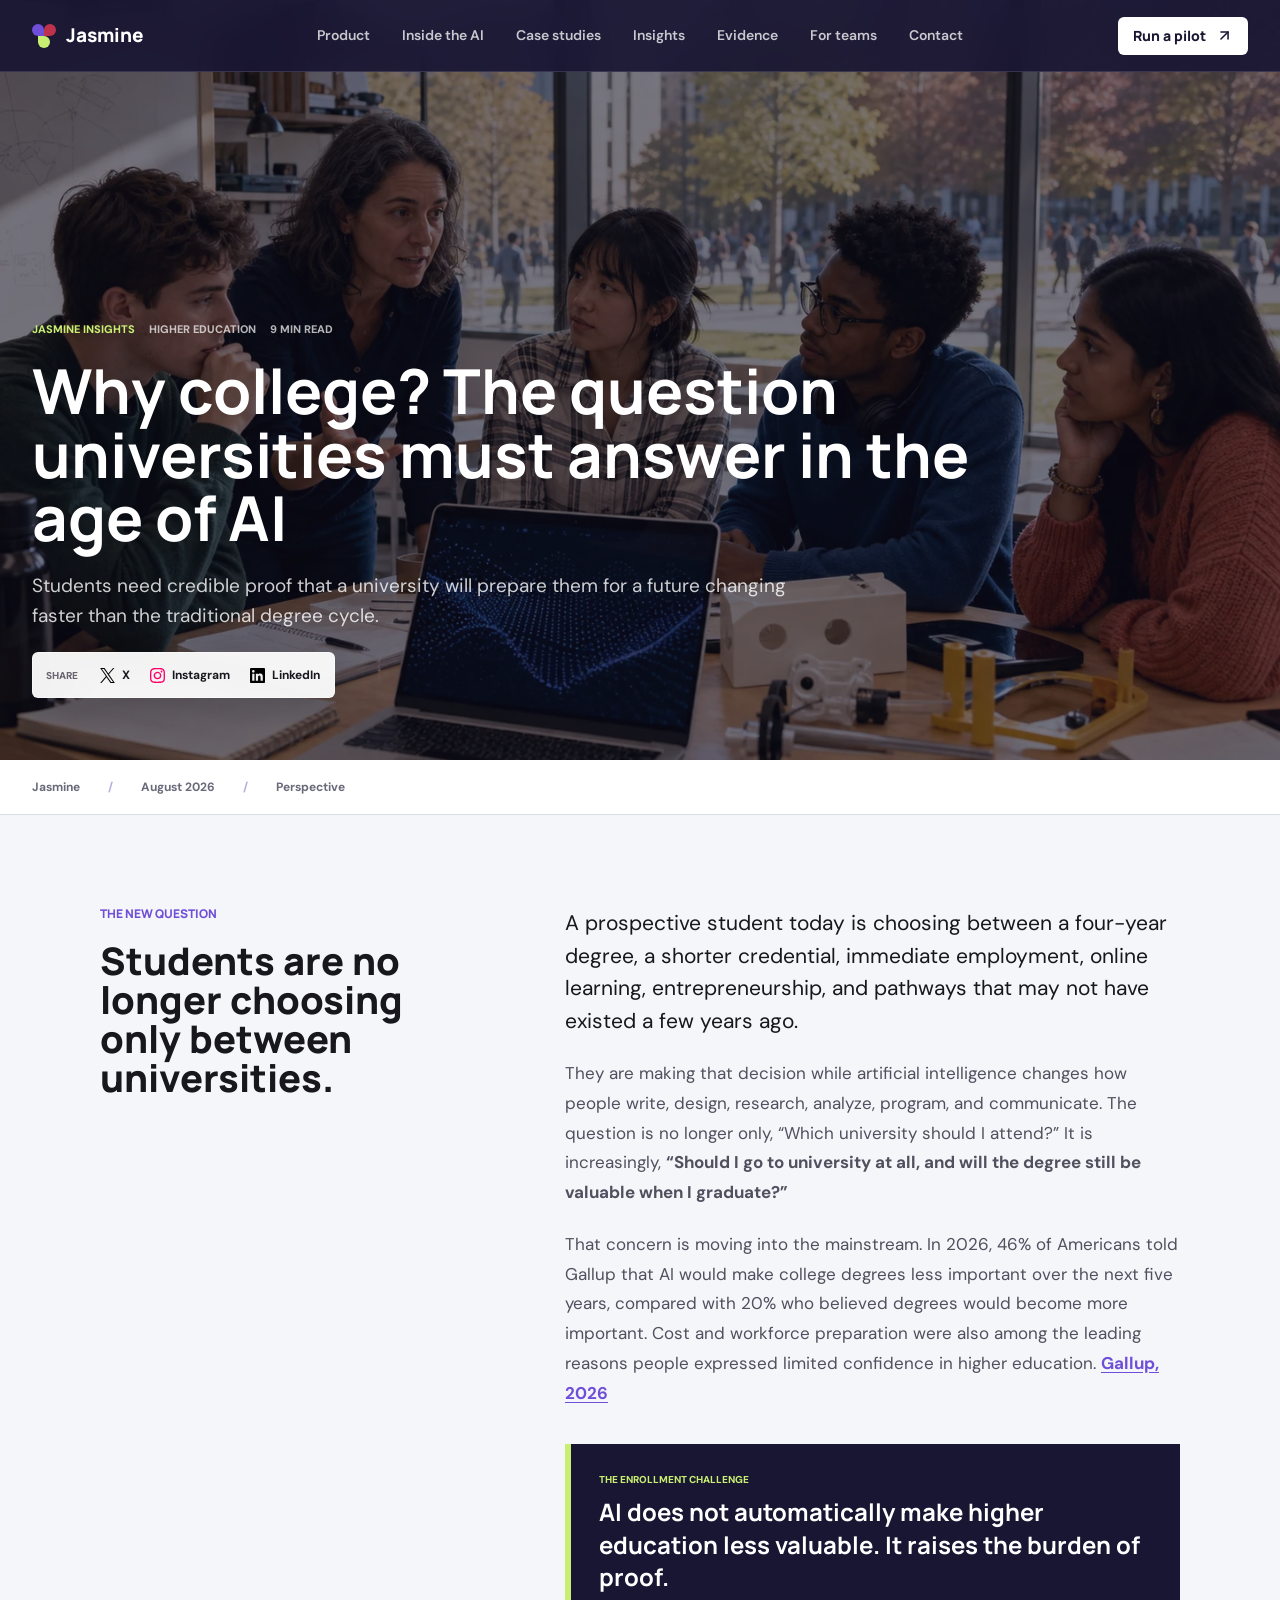
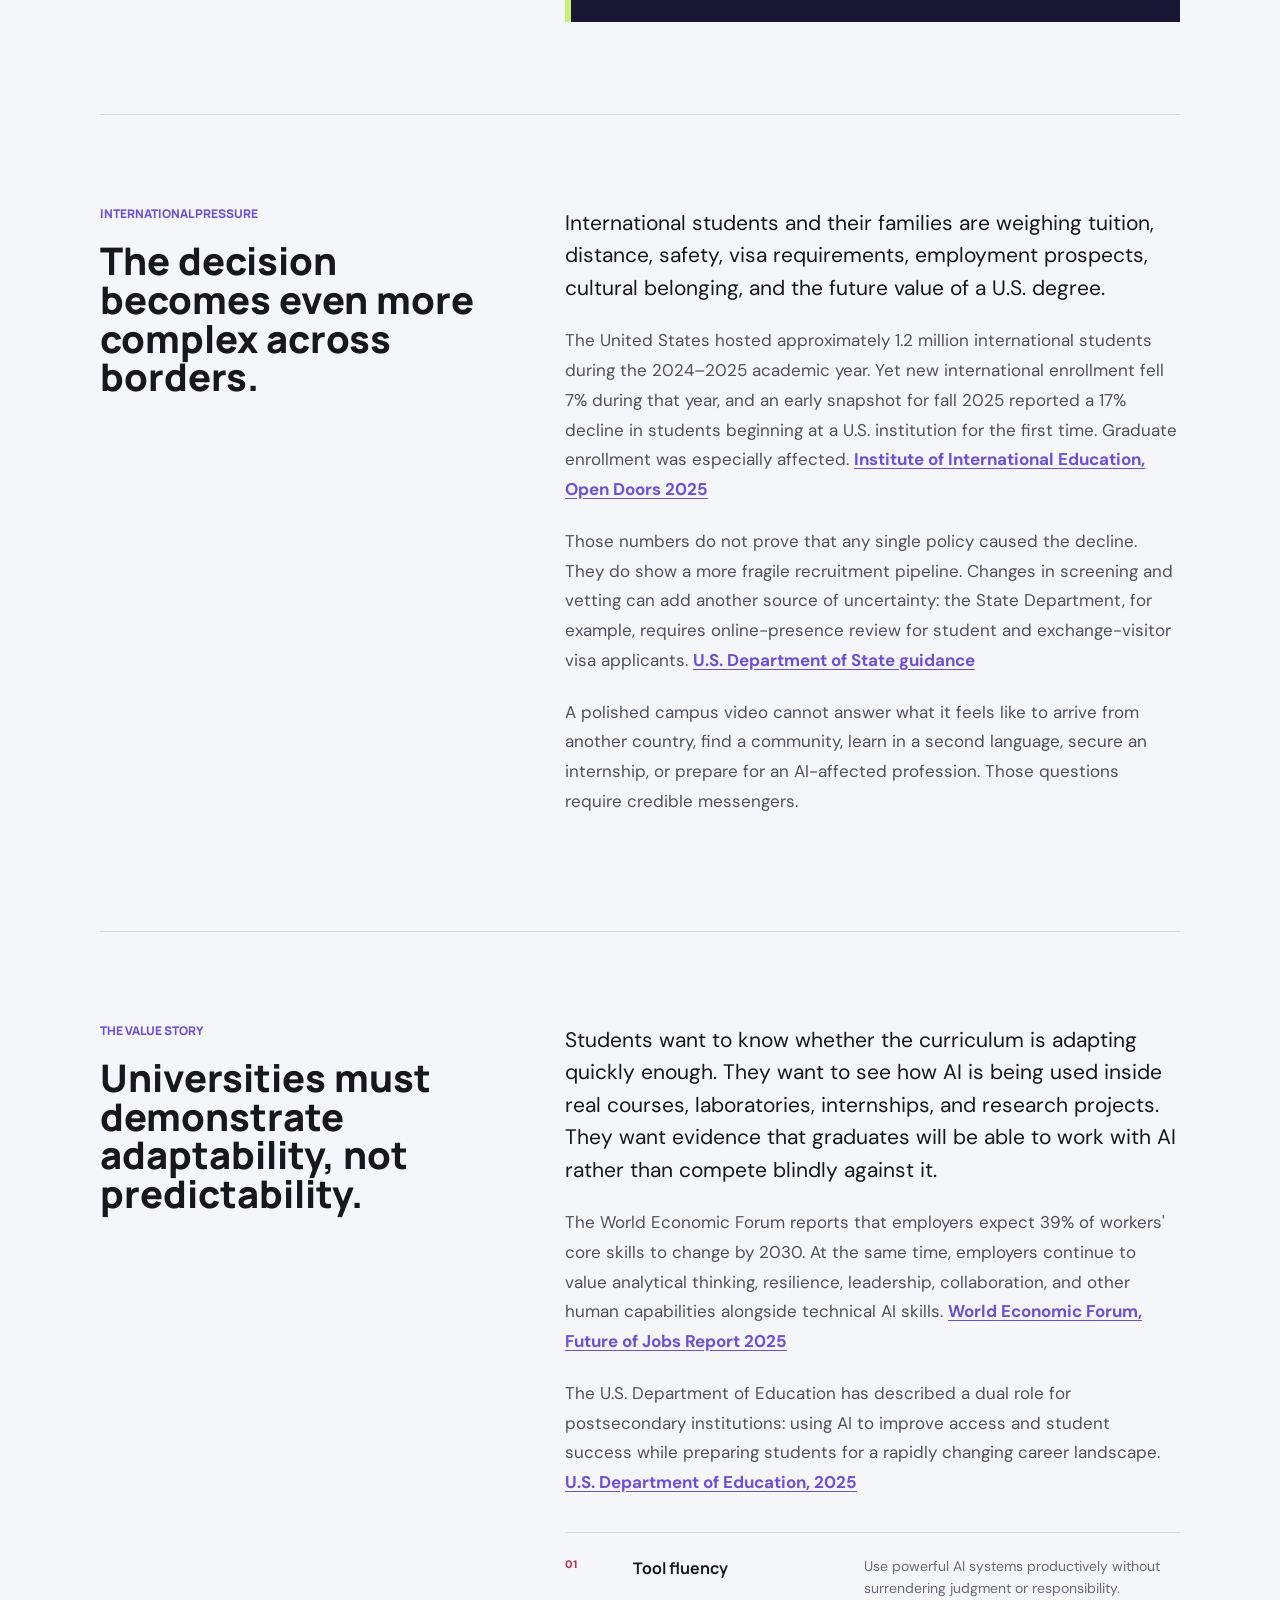
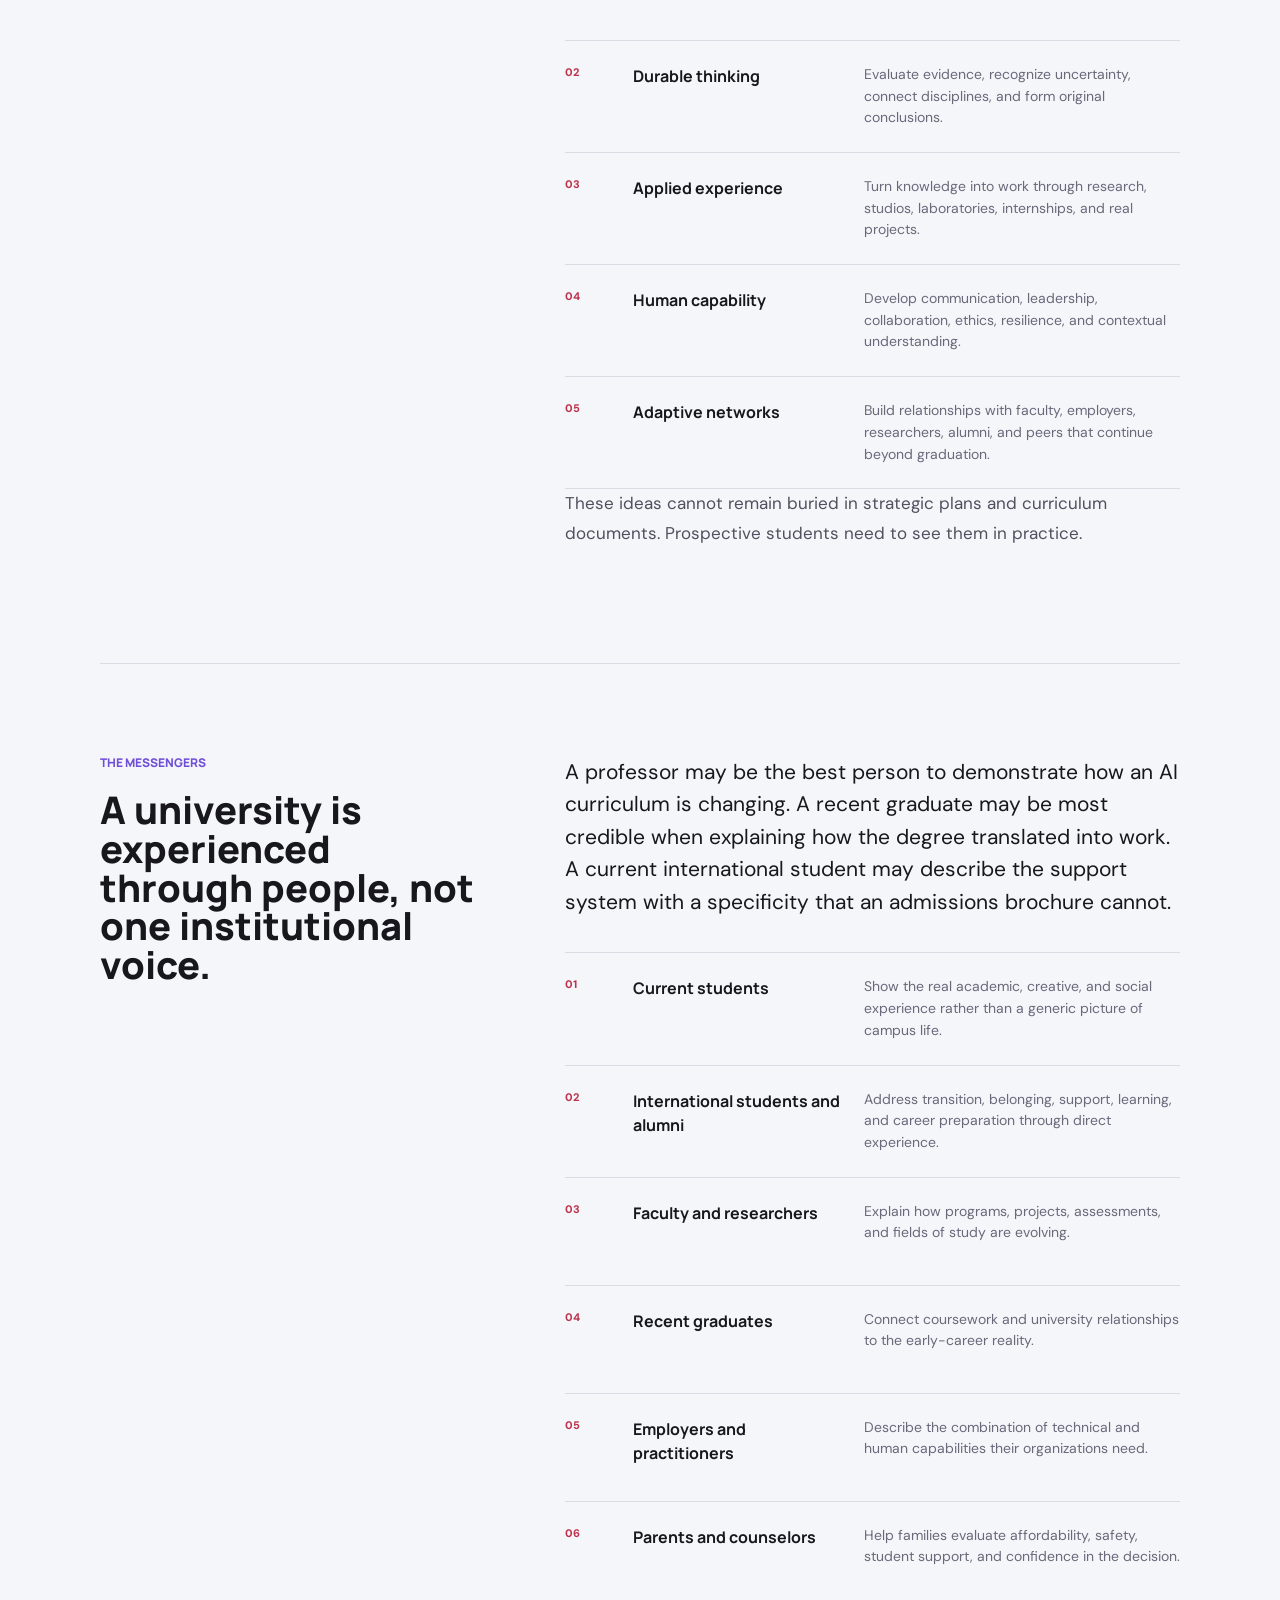
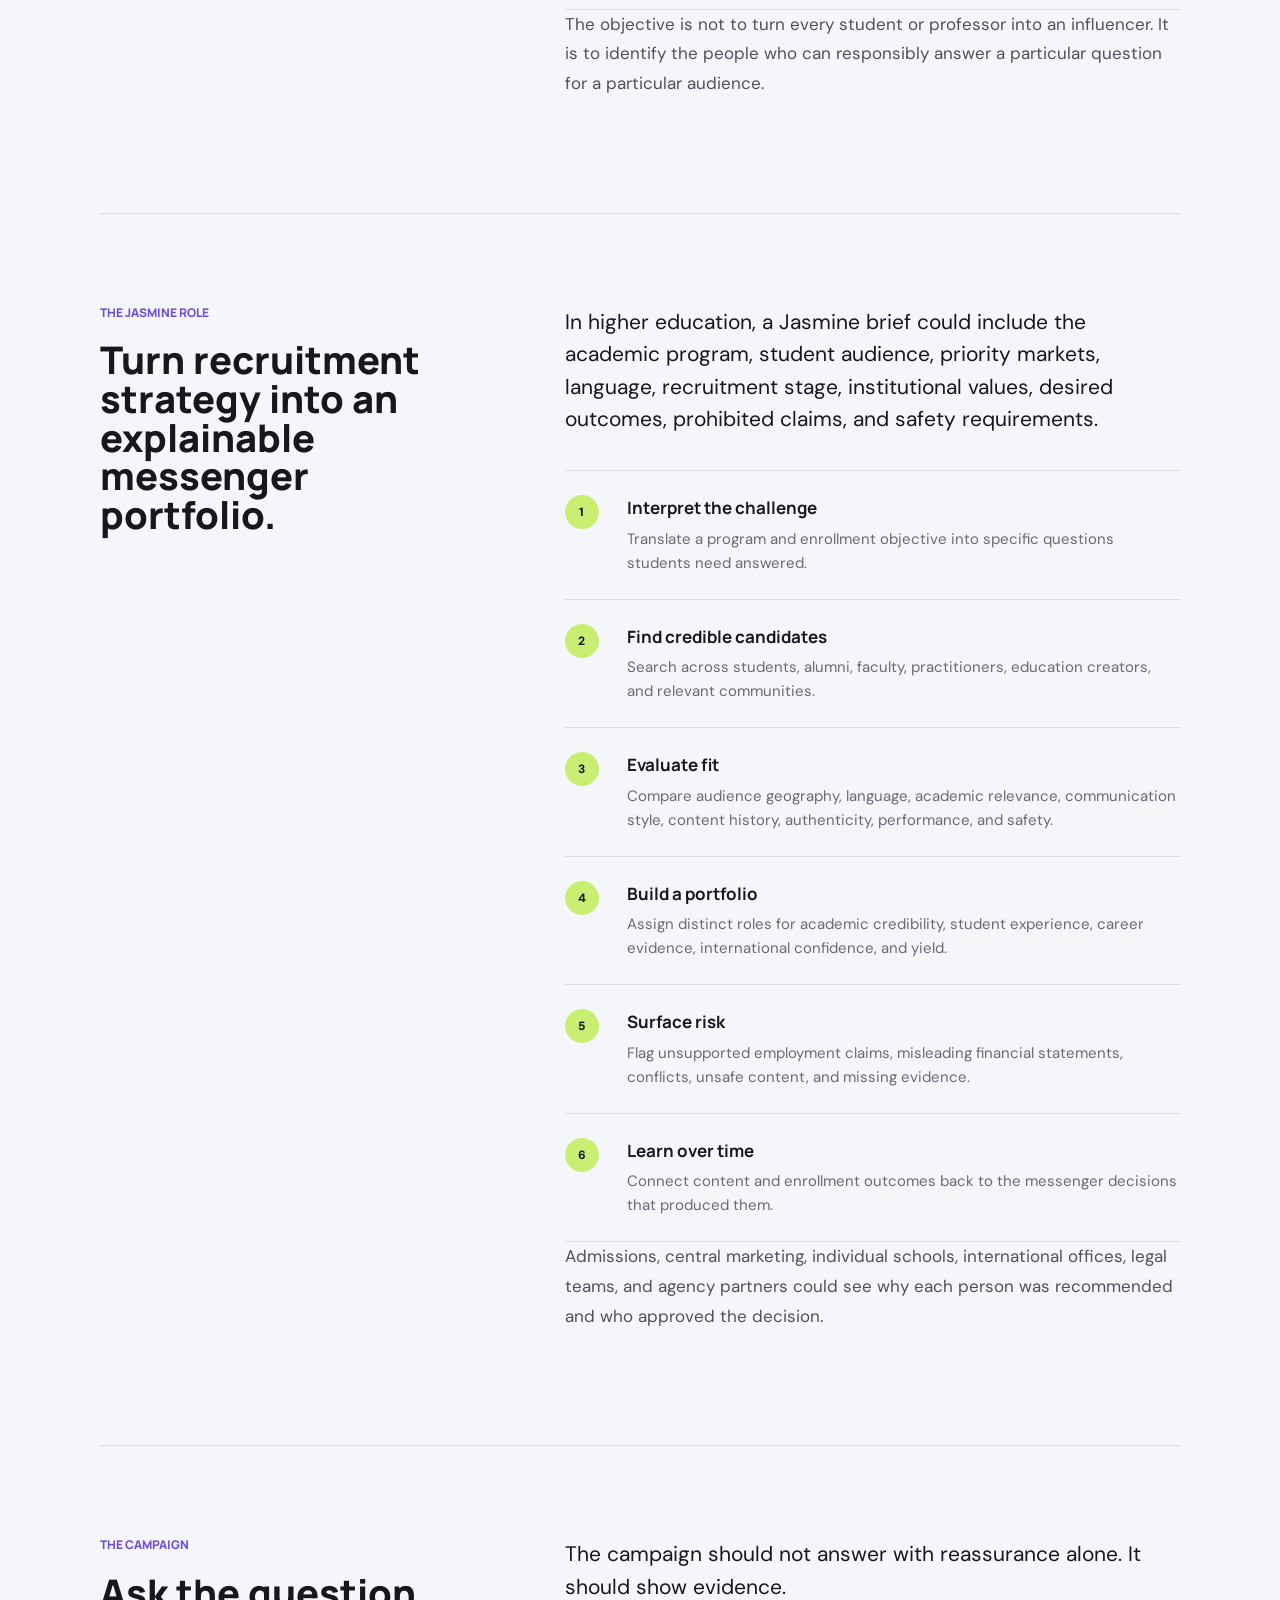
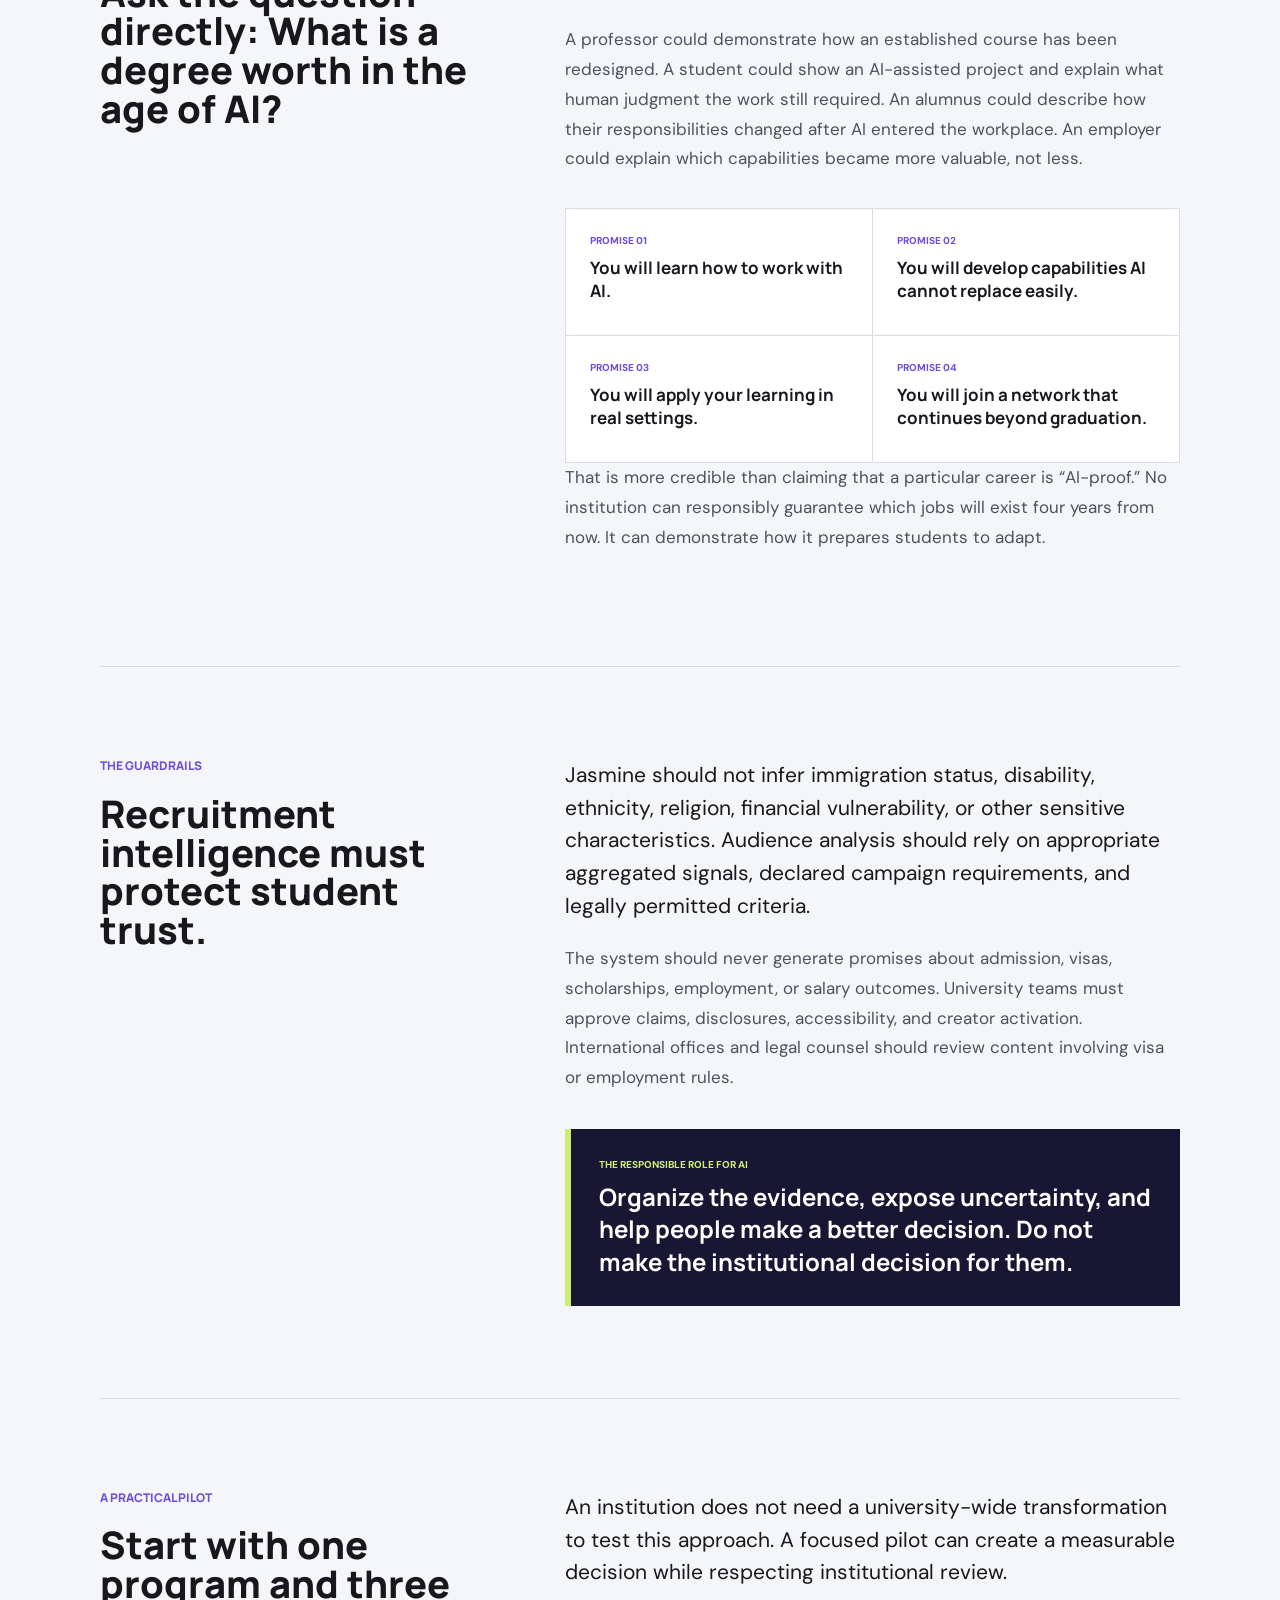
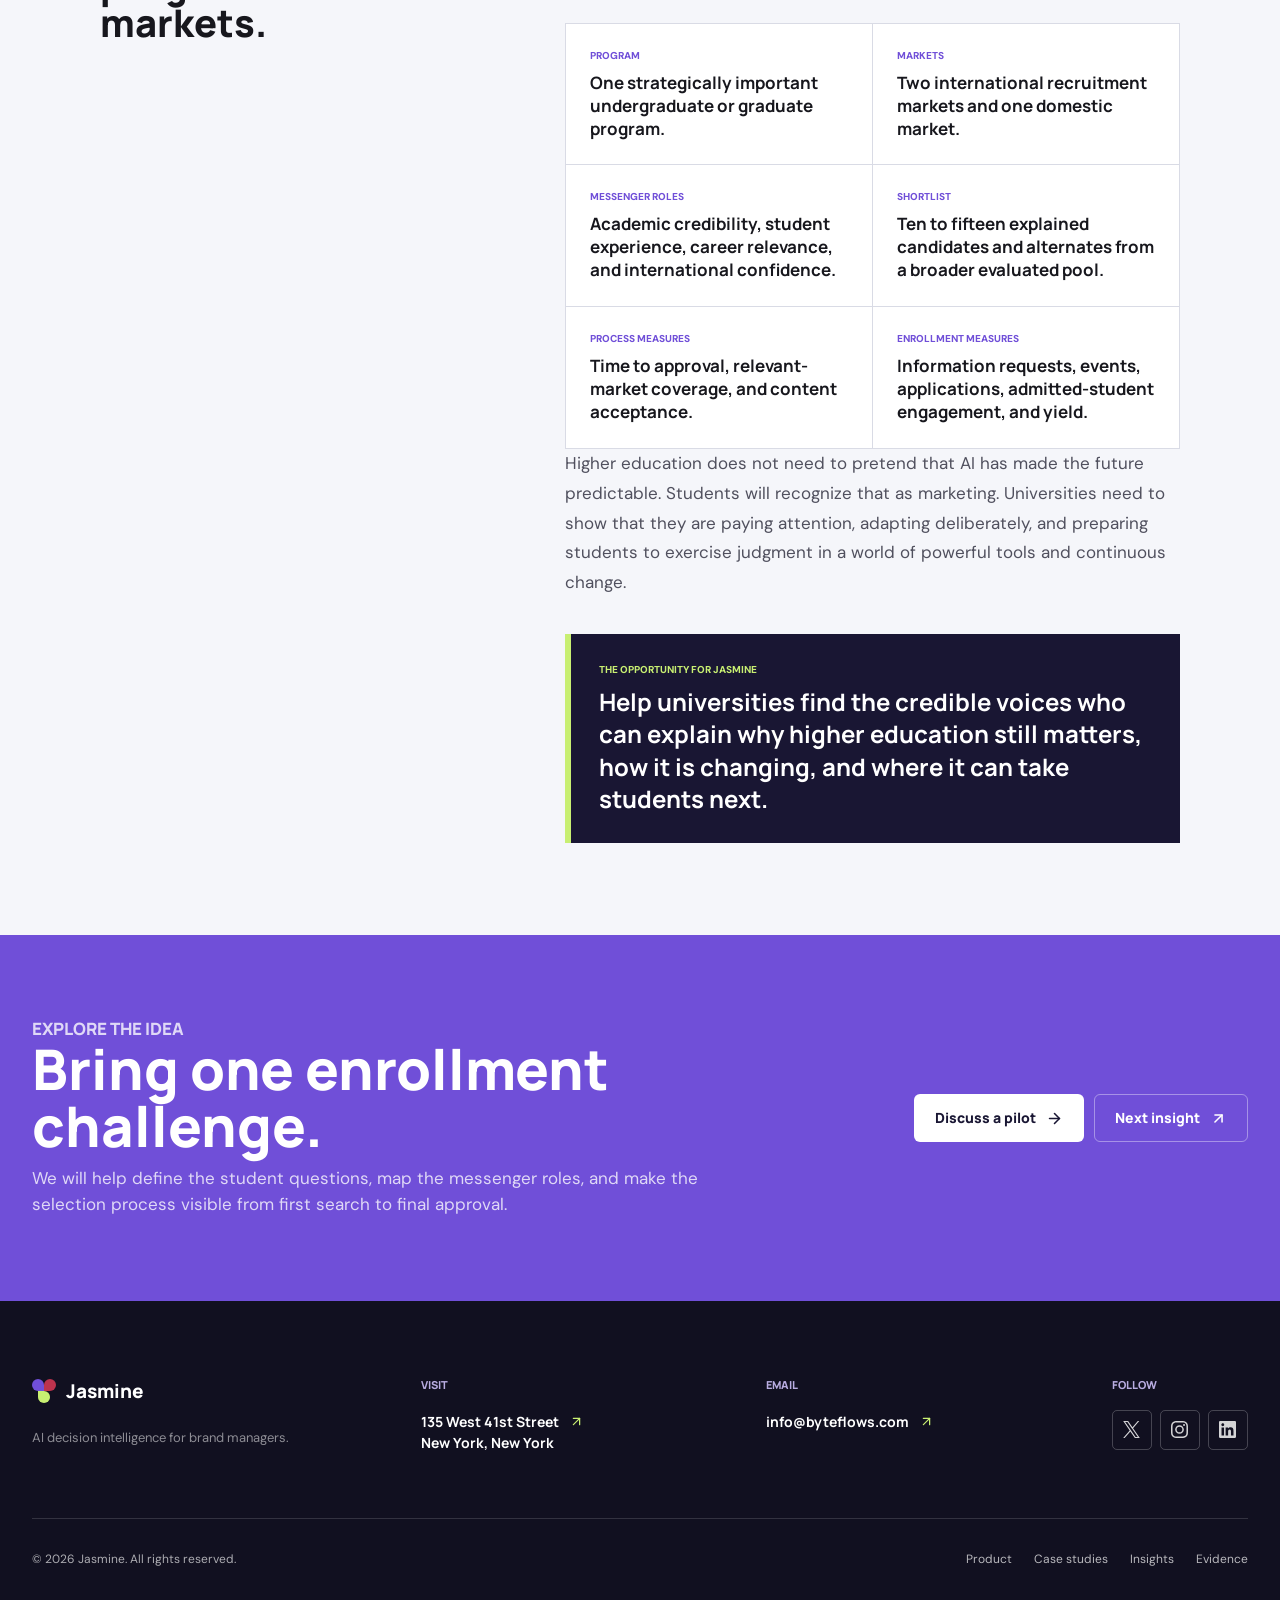
<file: insights/higher-education-ai.html>
<!doctype html>
<html lang="en">
  <head>
    <meta charset="UTF-8" />
    <meta name="viewport" content="width=device-width, initial-scale=1.0" />
    <meta name="description" content="How universities can use trusted voices to explain the value of higher education as AI changes careers, skills, and student decisions." />
    <meta name="robots" content="index, follow" />
    <meta name="theme-color" content="#191633" />
    <meta property="og:type" content="article" />
    <meta property="og:title" content="Why College in the Age of AI? | Jasmine" />
    <meta property="og:description" content="Students need credible proof that a university will prepare them for a future changing faster than the traditional degree cycle." />
    <meta property="og:image" content="https://ashehu.github.io/jasmine-ai/assets/insights/higher-education-ai-value.webp" />
    <meta name="twitter:card" content="summary_large_image" />
    <link rel="canonical" href="https://ashehu.github.io/jasmine-ai/insights/higher-education-ai.html" />
    <title>Why College in the Age of AI? | Jasmine Insights</title>
    <link rel="icon" href="data:image/svg+xml,%3Csvg xmlns='http://www.w3.org/2000/svg' viewBox='0 0 32 32'%3E%3Crect width='32' height='32' rx='6' fill='%23191633'/%3E%3Ccircle cx='12' cy='12' r='6' fill='%237c5ce6'/%3E%3Ccircle cx='21' cy='12' r='6' fill='%23e95770'/%3E%3Ccircle cx='16.5' cy='21' r='6' fill='%23c8ef72'/%3E%3C/svg%3E" />
    <link rel="preconnect" href="https://fonts.googleapis.com" />
    <link rel="preconnect" href="https://fonts.gstatic.com" crossorigin />
    <link href="https://fonts.googleapis.com/css2?family=DM+Sans:wght@400;500;600;700&amp;family=Manrope:wght@500;600;700;800&amp;display=swap" rel="stylesheet" />
    <link rel="stylesheet" href="../styles.css?v=20260808-share-compact" />
    <script src="../assets/lucide.min.js" defer></script>
    <script src="../app.js?v=20260808-share-compact" defer></script>
  </head>
  <body>
    <a class="skip-link" href="#article">Skip to article</a>
    <header class="site-header" data-header>
      <a class="brand" href="../index.html" aria-label="Jasmine home"><span class="brand-mark" aria-hidden="true"><span></span><span></span><span></span></span><span>Jasmine</span></a>
      <button class="icon-button menu-button" type="button" data-menu-button aria-label="Open navigation" aria-expanded="false"><i data-lucide="menu"></i></button>
      <nav class="main-nav" data-nav aria-label="Primary navigation">
        <a href="../index.html#product">Product</a>
        <a href="../index.html#ai">Inside the AI</a>
        <a href="../case-studies/">Case studies</a>
        <a href="./" aria-current="page">Insights</a>
        <a href="../index.html#evidence">Evidence</a>
        <a href="../index.html#partners">For teams</a>
        <a href="#contact">Contact</a>
      </nav>
      <a class="button button-small header-cta" href="mailto:info@byteflows.com?subject=Higher-education%20creator%20pilot">Run a pilot <i data-lucide="arrow-up-right"></i></a>
    </header>

    <main class="case-article" id="article">
      <article>
        <header class="case-study-hero insight-story-hero higher-ed-story-hero">
          <img src="../assets/insights/higher-education-ai-value.webp" alt="Students and a professor discussing an applied AI project in a university innovation studio" width="1448" height="1086" />
          <div class="case-study-hero-content">
            <div class="case-study-kicker"><span>Jasmine insights</span><span>Higher education</span><span>9 min read</span></div>
            <h1>Why college? The question universities must answer in the age of AI</h1>
            <p>Students need credible proof that a university will prepare them for a future changing faster than the traditional degree cycle.</p>
            <div class="story-share" aria-label="Share this story">
              <span>Share</span>
              <div class="story-share-links">
                <a class="story-share-link" href="https://x.com/intent/post" target="_blank" rel="noreferrer" data-share-platform="x" data-share-title="Why college in the age of AI? | Jasmine" aria-label="Share on X" title="Share on X"><img src="../assets/social-x.svg" alt="" /><span>X</span></a>
                <button class="story-share-link" type="button" data-share-platform="instagram" aria-label="Copy link for Instagram" title="Copy link for Instagram"><img src="../assets/social-instagram.svg" alt="" /><span>Instagram</span></button>
                <a class="story-share-link" href="https://www.linkedin.com/sharing/share-offsite/" target="_blank" rel="noreferrer" data-share-platform="linkedin" aria-label="Share on LinkedIn" title="Share on LinkedIn"><img src="../assets/social-linkedin.svg" alt="" /><span>LinkedIn</span></a>
              </div>
            </div>
          </div>
        </header>

        <div class="insight-byline"><span>Jasmine</span><span>August 2026</span><span>Perspective</span></div>

        <section class="case-story-section reveal">
          <div class="case-story-heading">
            <p class="eyebrow eyebrow-dark">The new question</p>
            <h2>Students are no longer choosing only between universities.</h2>
          </div>
          <div class="case-story-copy">
            <p>A prospective student today is choosing between a four-year degree, a shorter credential, immediate employment, online learning, entrepreneurship, and pathways that may not have existed a few years ago.</p>
            <p>They are making that decision while artificial intelligence changes how people write, design, research, analyze, program, and communicate. The question is no longer only, “Which university should I attend?” It is increasingly, <strong>“Should I go to university at all, and will the degree still be valuable when I graduate?”</strong></p>
            <p>That concern is moving into the mainstream. In 2026, 46% of Americans told Gallup that AI would make college degrees less important over the next five years, compared with 20% who believed degrees would become more important. Cost and workforce preparation were also among the leading reasons people expressed limited confidence in higher education. <a href="https://news.gallup.com/poll/712322/confidence-higher-education-slips-back-slightly.aspx" target="_blank" rel="noreferrer">Gallup, 2026</a></p>
            <div class="case-decision">
              <span>The enrollment challenge</span>
              <strong>AI does not automatically make higher education less valuable. It raises the burden of proof.</strong>
            </div>
          </div>
        </section>

        <section class="case-story-section reveal">
          <div class="case-story-heading">
            <p class="eyebrow eyebrow-dark">International pressure</p>
            <h2>The decision becomes even more complex across borders.</h2>
          </div>
          <div class="case-story-copy">
            <p>International students and their families are weighing tuition, distance, safety, visa requirements, employment prospects, cultural belonging, and the future value of a U.S. degree.</p>
            <p>The United States hosted approximately 1.2 million international students during the 2024–2025 academic year. Yet new international enrollment fell 7% during that year, and an early snapshot for fall 2025 reported a 17% decline in students beginning at a U.S. institution for the first time. Graduate enrollment was especially affected. <a href="https://www.iie.org/news/open-doors-2025-press-release/" target="_blank" rel="noreferrer">Institute of International Education, Open Doors 2025</a></p>
            <p>Those numbers do not prove that any single policy caused the decline. They do show a more fragile recruitment pipeline. Changes in screening and vetting can add another source of uncertainty: the State Department, for example, requires online-presence review for student and exchange-visitor visa applicants. <a href="https://travel.state.gov/content/travel/en/News/visas-news/announcement-of-expanded-screening-and-vetting-for-h-1b-and-dependent-h-4-visa-applicants.html/n/" target="_blank" rel="noreferrer">U.S. Department of State guidance</a></p>
            <p>A polished campus video cannot answer what it feels like to arrive from another country, find a community, learn in a second language, secure an internship, or prepare for an AI-affected profession. Those questions require credible messengers.</p>
          </div>
        </section>

        <section class="case-story-section reveal">
          <div class="case-story-heading">
            <p class="eyebrow eyebrow-dark">The value story</p>
            <h2>Universities must demonstrate adaptability, not predictability.</h2>
          </div>
          <div class="case-story-copy">
            <p>Students want to know whether the curriculum is adapting quickly enough. They want to see how AI is being used inside real courses, laboratories, internships, and research projects. They want evidence that graduates will be able to work with AI rather than compete blindly against it.</p>
            <p>The World Economic Forum reports that employers expect 39% of workers' core skills to change by 2030. At the same time, employers continue to value analytical thinking, resilience, leadership, collaboration, and other human capabilities alongside technical AI skills. <a href="https://www.weforum.org/publications/the-future-of-jobs-report-2025/in-full/3-skills-outlook/" target="_blank" rel="noreferrer">World Economic Forum, Future of Jobs Report 2025</a></p>
            <p>The U.S. Department of Education has described a dual role for postsecondary institutions: using AI to improve access and student success while preparing students for a rapidly changing career landscape. <a href="https://eric.ed.gov/?id=ED670768" target="_blank" rel="noreferrer">U.S. Department of Education, 2025</a></p>
            <div class="case-criteria">
              <article><span>01</span><strong>Tool fluency</strong><p>Use powerful AI systems productively without surrendering judgment or responsibility.</p></article>
              <article><span>02</span><strong>Durable thinking</strong><p>Evaluate evidence, recognize uncertainty, connect disciplines, and form original conclusions.</p></article>
              <article><span>03</span><strong>Applied experience</strong><p>Turn knowledge into work through research, studios, laboratories, internships, and real projects.</p></article>
              <article><span>04</span><strong>Human capability</strong><p>Develop communication, leadership, collaboration, ethics, resilience, and contextual understanding.</p></article>
              <article><span>05</span><strong>Adaptive networks</strong><p>Build relationships with faculty, employers, researchers, alumni, and peers that continue beyond graduation.</p></article>
            </div>
            <p>These ideas cannot remain buried in strategic plans and curriculum documents. Prospective students need to see them in practice.</p>
          </div>
        </section>

        <section class="case-story-section reveal">
          <div class="case-story-heading">
            <p class="eyebrow eyebrow-dark">The messengers</p>
            <h2>A university is experienced through people, not one institutional voice.</h2>
          </div>
          <div class="case-story-copy">
            <p>A professor may be the best person to demonstrate how an AI curriculum is changing. A recent graduate may be most credible when explaining how the degree translated into work. A current international student may describe the support system with a specificity that an admissions brochure cannot.</p>
            <div class="case-archetypes">
              <article><span>01</span><strong>Current students</strong><p>Show the real academic, creative, and social experience rather than a generic picture of campus life.</p></article>
              <article><span>02</span><strong>International students and alumni</strong><p>Address transition, belonging, support, learning, and career preparation through direct experience.</p></article>
              <article><span>03</span><strong>Faculty and researchers</strong><p>Explain how programs, projects, assessments, and fields of study are evolving.</p></article>
              <article><span>04</span><strong>Recent graduates</strong><p>Connect coursework and university relationships to the early-career reality.</p></article>
              <article><span>05</span><strong>Employers and practitioners</strong><p>Describe the combination of technical and human capabilities their organizations need.</p></article>
              <article><span>06</span><strong>Parents and counselors</strong><p>Help families evaluate affordability, safety, student support, and confidence in the decision.</p></article>
            </div>
            <p>The objective is not to turn every student or professor into an influencer. It is to identify the people who can responsibly answer a particular question for a particular audience.</p>
          </div>
        </section>

        <section class="case-story-section reveal">
          <div class="case-story-heading">
            <p class="eyebrow eyebrow-dark">The Jasmine role</p>
            <h2>Turn recruitment strategy into an explainable messenger portfolio.</h2>
          </div>
          <div class="case-story-copy">
            <p>In higher education, a Jasmine brief could include the academic program, student audience, priority markets, language, recruitment stage, institutional values, desired outcomes, prohibited claims, and safety requirements.</p>
            <div class="insight-process">
              <article><span>1</span><div><strong>Interpret the challenge</strong><p>Translate a program and enrollment objective into specific questions students need answered.</p></div></article>
              <article><span>2</span><div><strong>Find credible candidates</strong><p>Search across students, alumni, faculty, practitioners, education creators, and relevant communities.</p></div></article>
              <article><span>3</span><div><strong>Evaluate fit</strong><p>Compare audience geography, language, academic relevance, communication style, content history, authenticity, performance, and safety.</p></div></article>
              <article><span>4</span><div><strong>Build a portfolio</strong><p>Assign distinct roles for academic credibility, student experience, career evidence, international confidence, and yield.</p></div></article>
              <article><span>5</span><div><strong>Surface risk</strong><p>Flag unsupported employment claims, misleading financial statements, conflicts, unsafe content, and missing evidence.</p></div></article>
              <article><span>6</span><div><strong>Learn over time</strong><p>Connect content and enrollment outcomes back to the messenger decisions that produced them.</p></div></article>
            </div>
            <p>Admissions, central marketing, individual schools, international offices, legal teams, and agency partners could see why each person was recommended and who approved the decision.</p>
          </div>
        </section>

        <section class="case-story-section reveal">
          <div class="case-story-heading">
            <p class="eyebrow eyebrow-dark">The campaign</p>
            <h2>Ask the question directly: What is a degree worth in the age of AI?</h2>
          </div>
          <div class="case-story-copy">
            <p>The campaign should not answer with reassurance alone. It should show evidence.</p>
            <p>A professor could demonstrate how an established course has been redesigned. A student could show an AI-assisted project and explain what human judgment the work still required. An alumnus could describe how their responsibilities changed after AI entered the workplace. An employer could explain which capabilities became more valuable, not less.</p>
            <div class="case-measures">
              <div><span>Promise 01</span><strong>You will learn how to work with AI.</strong></div>
              <div><span>Promise 02</span><strong>You will develop capabilities AI cannot replace easily.</strong></div>
              <div><span>Promise 03</span><strong>You will apply your learning in real settings.</strong></div>
              <div><span>Promise 04</span><strong>You will join a network that continues beyond graduation.</strong></div>
            </div>
            <p>That is more credible than claiming that a particular career is “AI-proof.” No institution can responsibly guarantee which jobs will exist four years from now. It can demonstrate how it prepares students to adapt.</p>
          </div>
        </section>

        <section class="case-story-section reveal">
          <div class="case-story-heading">
            <p class="eyebrow eyebrow-dark">The guardrails</p>
            <h2>Recruitment intelligence must protect student trust.</h2>
          </div>
          <div class="case-story-copy">
            <p>Jasmine should not infer immigration status, disability, ethnicity, religion, financial vulnerability, or other sensitive characteristics. Audience analysis should rely on appropriate aggregated signals, declared campaign requirements, and legally permitted criteria.</p>
            <p>The system should never generate promises about admission, visas, scholarships, employment, or salary outcomes. University teams must approve claims, disclosures, accessibility, and creator activation. International offices and legal counsel should review content involving visa or employment rules.</p>
            <div class="case-decision">
              <span>The responsible role for AI</span>
              <strong>Organize the evidence, expose uncertainty, and help people make a better decision. Do not make the institutional decision for them.</strong>
            </div>
          </div>
        </section>

        <section class="case-story-section reveal">
          <div class="case-story-heading">
            <p class="eyebrow eyebrow-dark">A practical pilot</p>
            <h2>Start with one program and three markets.</h2>
          </div>
          <div class="case-story-copy">
            <p>An institution does not need a university-wide transformation to test this approach. A focused pilot can create a measurable decision while respecting institutional review.</p>
            <div class="case-measures">
              <div><span>Program</span><strong>One strategically important undergraduate or graduate program.</strong></div>
              <div><span>Markets</span><strong>Two international recruitment markets and one domestic market.</strong></div>
              <div><span>Messenger roles</span><strong>Academic credibility, student experience, career relevance, and international confidence.</strong></div>
              <div><span>Shortlist</span><strong>Ten to fifteen explained candidates and alternates from a broader evaluated pool.</strong></div>
              <div><span>Process measures</span><strong>Time to approval, relevant-market coverage, and content acceptance.</strong></div>
              <div><span>Enrollment measures</span><strong>Information requests, events, applications, admitted-student engagement, and yield.</strong></div>
            </div>
            <p>Higher education does not need to pretend that AI has made the future predictable. Students will recognize that as marketing. Universities need to show that they are paying attention, adapting deliberately, and preparing students to exercise judgment in a world of powerful tools and continuous change.</p>
            <div class="case-decision">
              <span>The opportunity for Jasmine</span>
              <strong>Help universities find the credible voices who can explain why higher education still matters, how it is changing, and where it can take students next.</strong>
            </div>
          </div>
        </section>
      </article>

      <section class="case-next-section" aria-labelledby="next-title">
        <div>
          <p class="eyebrow">Explore the idea</p>
          <h2 id="next-title">Bring one enrollment challenge.</h2>
          <p>We will help define the student questions, map the messenger roles, and make the selection process visible from first search to final approval.</p>
        </div>
        <div class="case-next-actions">
          <a class="button button-light" href="mailto:info@byteflows.com?subject=Higher-education%20creator%20pilot">Discuss a pilot <i data-lucide="arrow-right"></i></a>
          <a class="button button-quiet" href="public-interest-messengers.html">Next insight <i data-lucide="arrow-up-right"></i></a>
        </div>
      </section>
    </main>

    <footer class="site-footer" id="contact">
      <div class="footer-main">
        <div class="footer-intro"><a class="brand footer-brand" href="../index.html"><span class="brand-mark" aria-hidden="true"><span></span><span></span><span></span></span><span>Jasmine</span></a><p>AI decision intelligence for brand managers.</p></div>
        <div class="footer-contact"><span class="footer-label">Visit</span><a href="https://www.google.com/maps/search/?api=1&amp;query=135+West+41st+Street+New+York+New+York" target="_blank" rel="noreferrer"><address>135 West 41st Street<br />New York, New York</address><i data-lucide="arrow-up-right"></i></a></div>
        <div class="footer-contact"><span class="footer-label">Email</span><a href="mailto:info@byteflows.com">info@byteflows.com <i data-lucide="arrow-up-right"></i></a></div>
        <div class="footer-social"><span class="footer-label">Follow</span><div class="social-links" aria-label="Social media"><a href="https://x.com/jasmine_ai_fit" target="_blank" rel="noreferrer" aria-label="X"><img src="../assets/social-x.svg" alt="" /></a><a href="https://www.instagram.com/jasmine_fit_ai/" target="_blank" rel="noreferrer" aria-label="Instagram"><img src="../assets/social-instagram.svg" alt="" /></a><a href="https://www.linkedin.com/company/jasmine-fit-ai" target="_blank" rel="noreferrer" aria-label="LinkedIn"><img src="../assets/social-linkedin.svg" alt="" /></a></div></div>
      </div>
      <div class="footer-bottom"><p>&copy; 2026 Jasmine. All rights reserved.</p><div><a href="../index.html#product">Product</a><a href="../case-studies/">Case studies</a><a href="./">Insights</a><a href="../index.html#evidence">Evidence</a></div></div>
    </footer>
    <div class="toast" data-toast role="status" aria-live="polite">Article link copied.</div>
  </body>
</html>
</file>
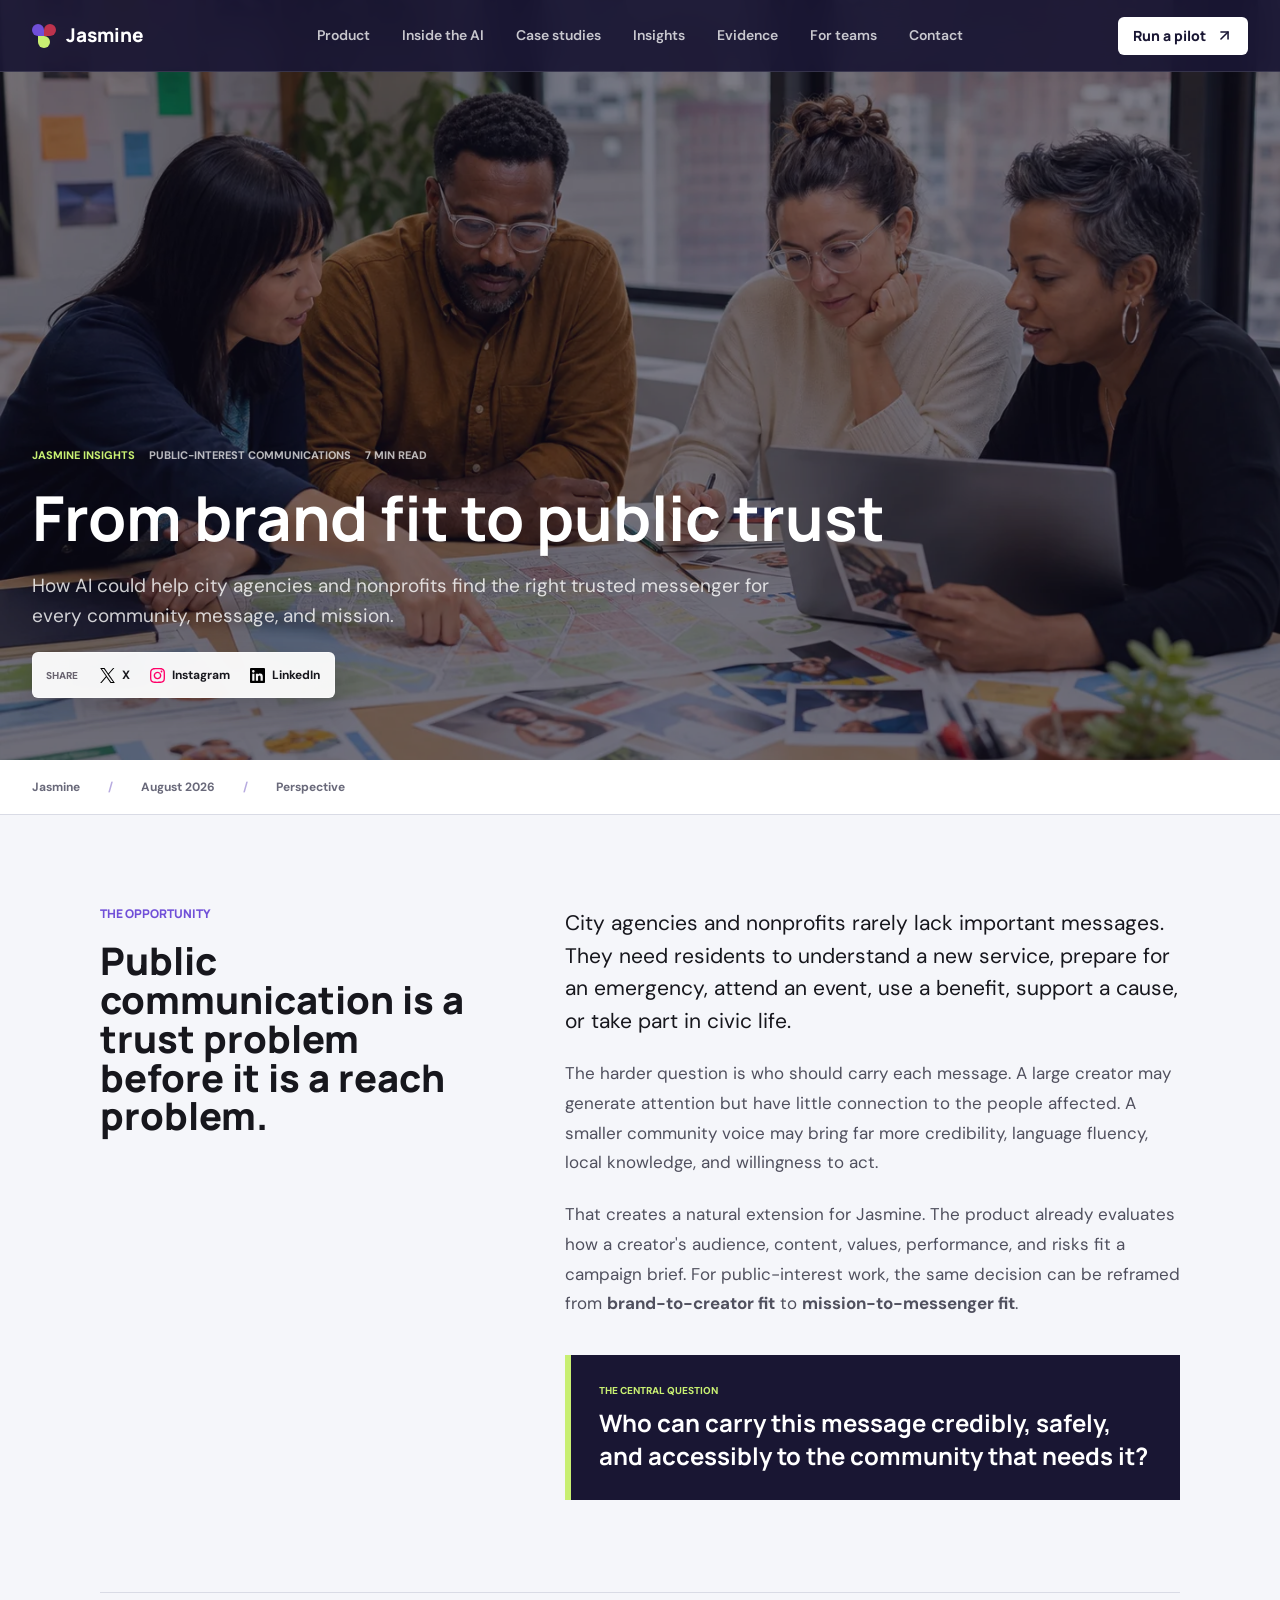
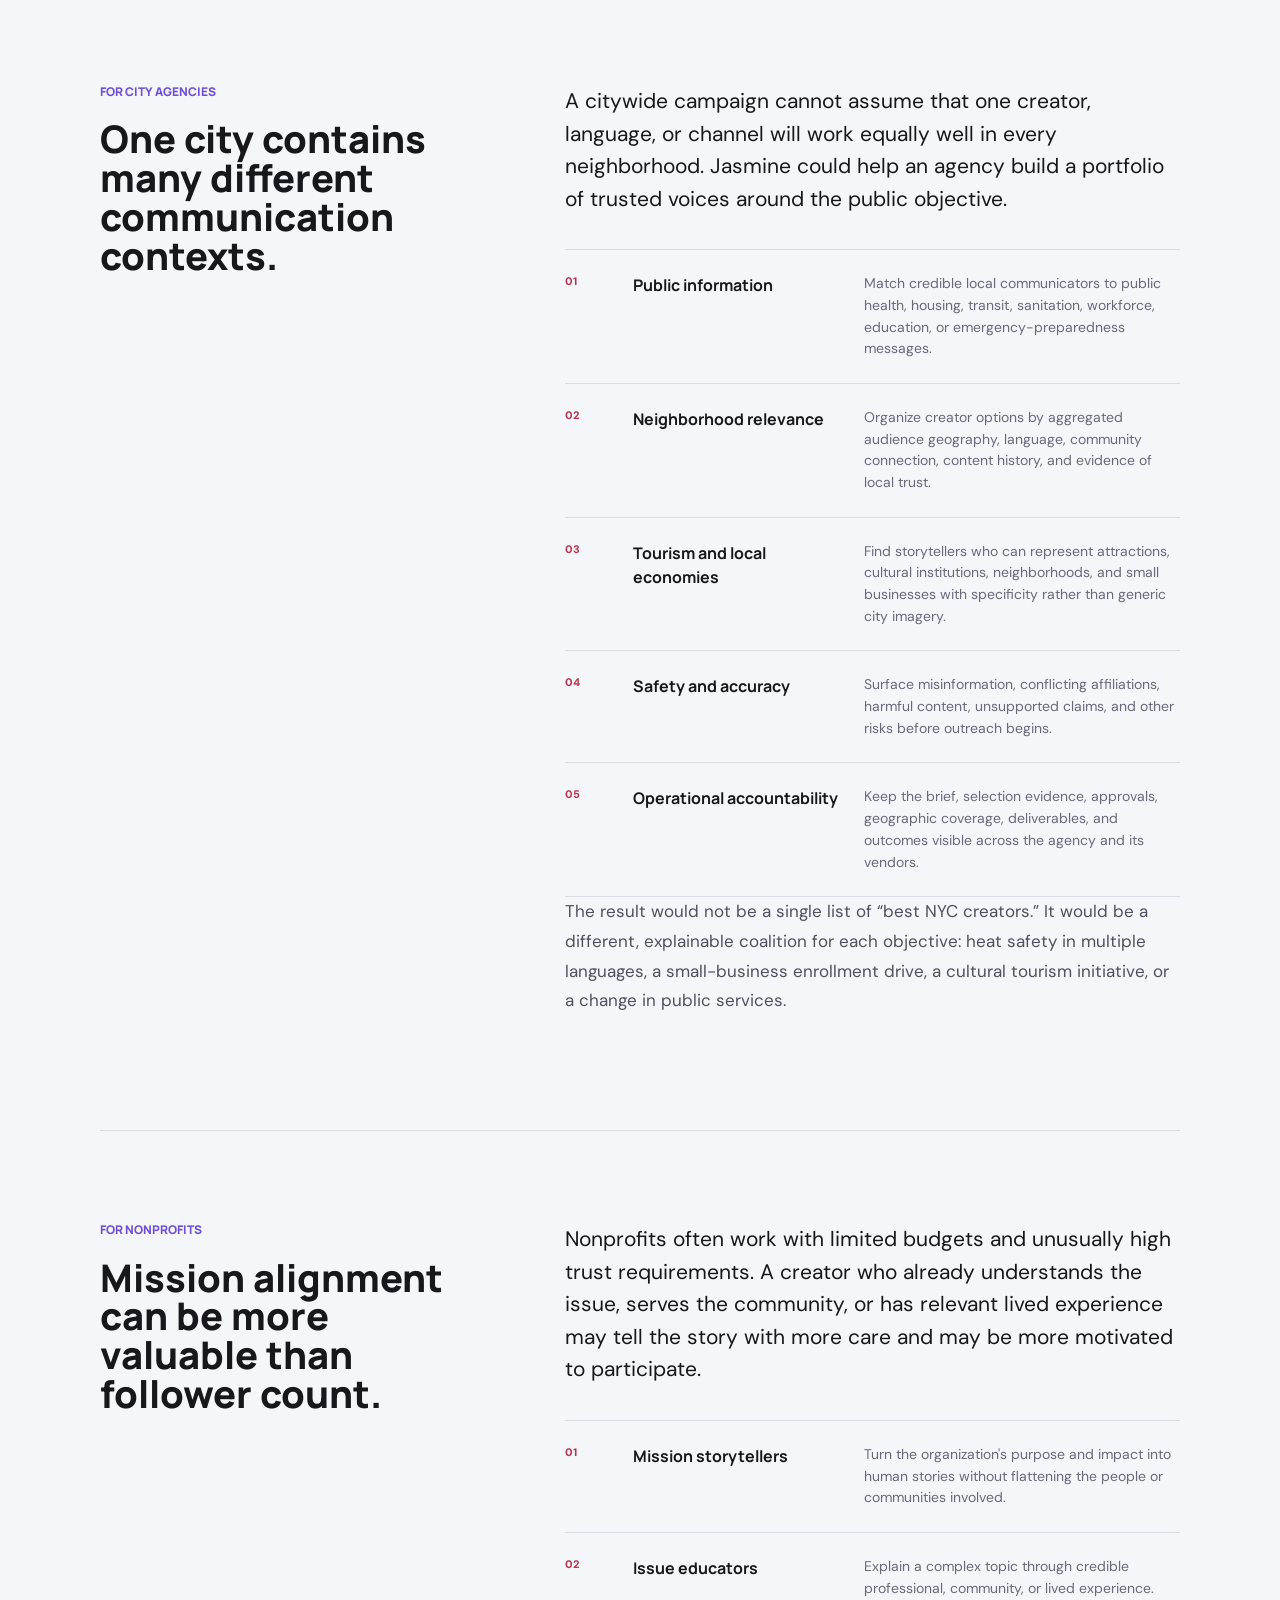
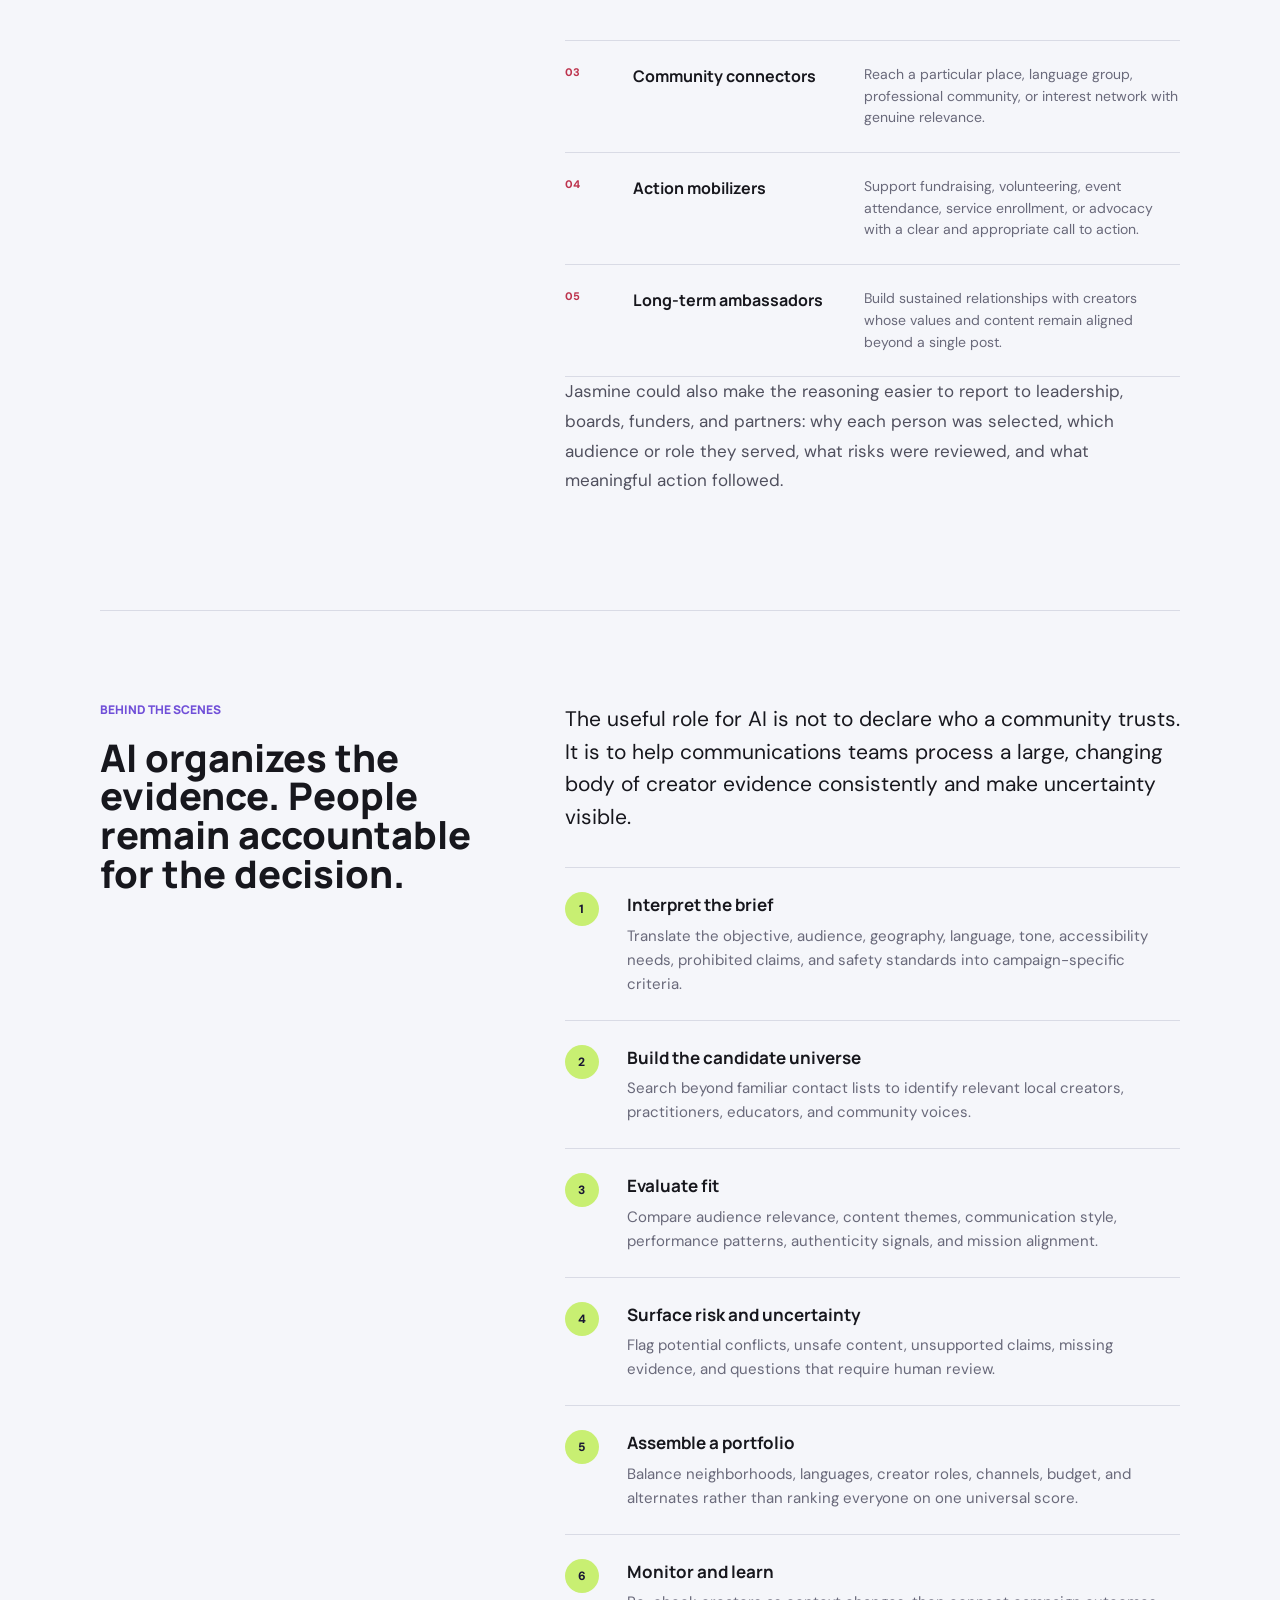
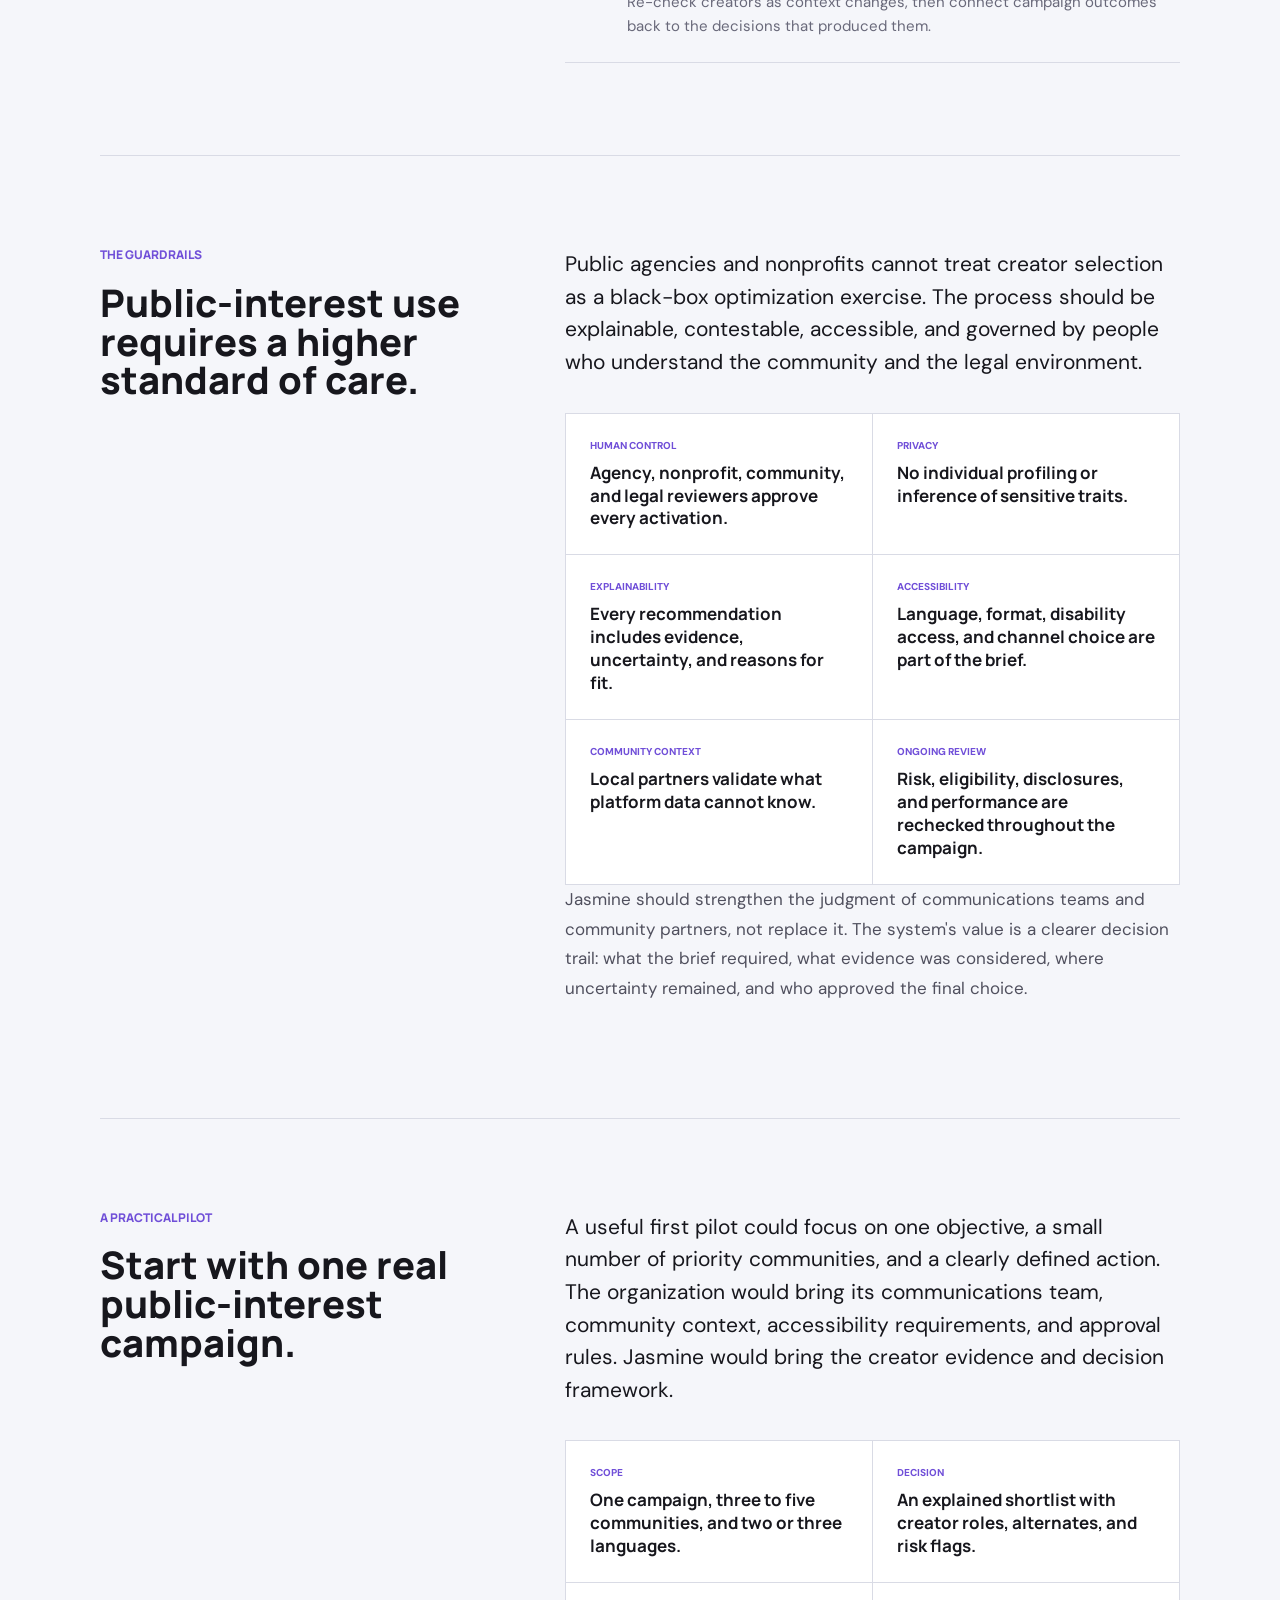
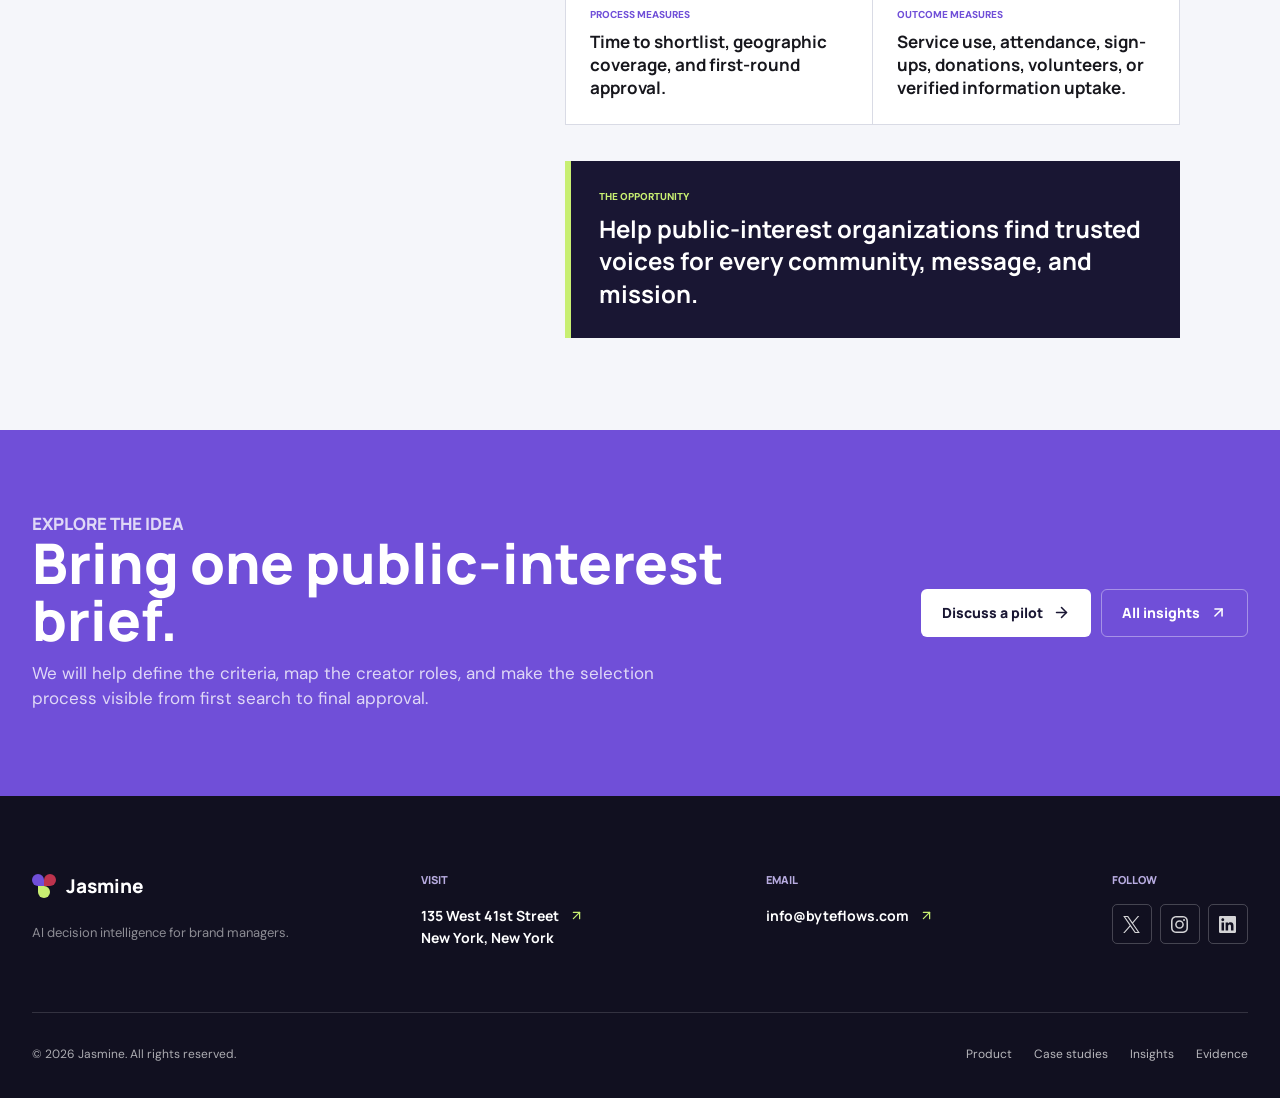
<file: insights/public-interest-messengers.html>
<!doctype html>
<html lang="en">
  <head>
    <meta charset="UTF-8" />
    <meta name="viewport" content="width=device-width, initial-scale=1.0" />
    <meta name="description" content="How city agencies and nonprofits could use AI to find trusted creators for public-information and mission-driven campaigns." />
    <meta name="robots" content="index, follow" />
    <meta name="theme-color" content="#191633" />
    <meta property="og:type" content="article" />
    <meta property="og:title" content="From Brand Fit to Public Trust | Jasmine" />
    <meta property="og:description" content="A practical model for helping cities and nonprofits find the right messenger for every community, message, and mission." />
    <meta property="og:image" content="https://ashehu.github.io/jasmine-ai/assets/insights/public-interest-messengers.webp" />
    <meta name="twitter:card" content="summary_large_image" />
    <link rel="canonical" href="https://ashehu.github.io/jasmine-ai/insights/public-interest-messengers.html" />
    <title>From Brand Fit to Public Trust | Jasmine Insights</title>
    <link rel="icon" href="data:image/svg+xml,%3Csvg xmlns='http://www.w3.org/2000/svg' viewBox='0 0 32 32'%3E%3Crect width='32' height='32' rx='6' fill='%23191633'/%3E%3Ccircle cx='12' cy='12' r='6' fill='%237c5ce6'/%3E%3Ccircle cx='21' cy='12' r='6' fill='%23e95770'/%3E%3Ccircle cx='16.5' cy='21' r='6' fill='%23c8ef72'/%3E%3C/svg%3E" />
    <link rel="preconnect" href="https://fonts.googleapis.com" />
    <link rel="preconnect" href="https://fonts.gstatic.com" crossorigin />
    <link href="https://fonts.googleapis.com/css2?family=DM+Sans:wght@400;500;600;700&amp;family=Manrope:wght@500;600;700;800&amp;display=swap" rel="stylesheet" />
    <link rel="stylesheet" href="../styles.css?v=20260808-share-compact" />
    <script src="../assets/lucide.min.js" defer></script>
    <script src="../app.js?v=20260808-share-compact" defer></script>
  </head>
  <body>
    <a class="skip-link" href="#article">Skip to article</a>
    <header class="site-header" data-header>
      <a class="brand" href="../index.html" aria-label="Jasmine home"><span class="brand-mark" aria-hidden="true"><span></span><span></span><span></span></span><span>Jasmine</span></a>
      <button class="icon-button menu-button" type="button" data-menu-button aria-label="Open navigation" aria-expanded="false"><i data-lucide="menu"></i></button>
      <nav class="main-nav" data-nav aria-label="Primary navigation">
        <a href="../index.html#product">Product</a>
        <a href="../index.html#ai">Inside the AI</a>
        <a href="../case-studies/">Case studies</a>
        <a href="./" aria-current="page">Insights</a>
        <a href="../index.html#evidence">Evidence</a>
        <a href="../index.html#partners">For teams</a>
        <a href="#contact">Contact</a>
      </nav>
      <a class="button button-small header-cta" href="mailto:info@byteflows.com?subject=Public-interest%20creator%20pilot">Run a pilot <i data-lucide="arrow-up-right"></i></a>
    </header>

    <main class="case-article" id="article">
      <article>
        <header class="case-study-hero insight-story-hero">
          <img src="../assets/insights/public-interest-messengers.webp" alt="A diverse civic communications team reviewing a neighborhood map and creator candidates" width="1448" height="1086" />
          <div class="case-study-hero-content">
            <div class="case-study-kicker"><span>Jasmine insights</span><span>Public-interest communications</span><span>7 min read</span></div>
            <h1>From brand fit to public trust</h1>
            <p>How AI could help city agencies and nonprofits find the right trusted messenger for every community, message, and mission.</p>
            <div class="story-share" aria-label="Share this story">
              <span>Share</span>
              <div class="story-share-links">
                <a class="story-share-link" href="https://x.com/intent/post" target="_blank" rel="noreferrer" data-share-platform="x" data-share-title="From brand fit to public trust | Jasmine" aria-label="Share on X" title="Share on X"><img src="../assets/social-x.svg" alt="" /><span>X</span></a>
                <button class="story-share-link" type="button" data-share-platform="instagram" aria-label="Copy link for Instagram" title="Copy link for Instagram"><img src="../assets/social-instagram.svg" alt="" /><span>Instagram</span></button>
                <a class="story-share-link" href="https://www.linkedin.com/sharing/share-offsite/" target="_blank" rel="noreferrer" data-share-platform="linkedin" aria-label="Share on LinkedIn" title="Share on LinkedIn"><img src="../assets/social-linkedin.svg" alt="" /><span>LinkedIn</span></a>
              </div>
            </div>
          </div>
        </header>

        <div class="insight-byline"><span>Jasmine</span><span>August 2026</span><span>Perspective</span></div>

        <section class="case-story-section reveal">
          <div class="case-story-heading">
            <p class="eyebrow eyebrow-dark">The opportunity</p>
            <h2>Public communication is a trust problem before it is a reach problem.</h2>
          </div>
          <div class="case-story-copy">
            <p>City agencies and nonprofits rarely lack important messages. They need residents to understand a new service, prepare for an emergency, attend an event, use a benefit, support a cause, or take part in civic life.</p>
            <p>The harder question is who should carry each message. A large creator may generate attention but have little connection to the people affected. A smaller community voice may bring far more credibility, language fluency, local knowledge, and willingness to act.</p>
            <p>That creates a natural extension for Jasmine. The product already evaluates how a creator's audience, content, values, performance, and risks fit a campaign brief. For public-interest work, the same decision can be reframed from <strong>brand-to-creator fit</strong> to <strong>mission-to-messenger fit</strong>.</p>
            <div class="case-decision">
              <span>The central question</span>
              <strong>Who can carry this message credibly, safely, and accessibly to the community that needs it?</strong>
            </div>
          </div>
        </section>

        <section class="case-story-section reveal">
          <div class="case-story-heading">
            <p class="eyebrow eyebrow-dark">For city agencies</p>
            <h2>One city contains many different communication contexts.</h2>
          </div>
          <div class="case-story-copy">
            <p>A citywide campaign cannot assume that one creator, language, or channel will work equally well in every neighborhood. Jasmine could help an agency build a portfolio of trusted voices around the public objective.</p>
            <div class="case-criteria">
              <article><span>01</span><strong>Public information</strong><p>Match credible local communicators to public health, housing, transit, sanitation, workforce, education, or emergency-preparedness messages.</p></article>
              <article><span>02</span><strong>Neighborhood relevance</strong><p>Organize creator options by aggregated audience geography, language, community connection, content history, and evidence of local trust.</p></article>
              <article><span>03</span><strong>Tourism and local economies</strong><p>Find storytellers who can represent attractions, cultural institutions, neighborhoods, and small businesses with specificity rather than generic city imagery.</p></article>
              <article><span>04</span><strong>Safety and accuracy</strong><p>Surface misinformation, conflicting affiliations, harmful content, unsupported claims, and other risks before outreach begins.</p></article>
              <article><span>05</span><strong>Operational accountability</strong><p>Keep the brief, selection evidence, approvals, geographic coverage, deliverables, and outcomes visible across the agency and its vendors.</p></article>
            </div>
            <p>The result would not be a single list of “best NYC creators.” It would be a different, explainable coalition for each objective: heat safety in multiple languages, a small-business enrollment drive, a cultural tourism initiative, or a change in public services.</p>
          </div>
        </section>

        <section class="case-story-section reveal">
          <div class="case-story-heading">
            <p class="eyebrow eyebrow-dark">For nonprofits</p>
            <h2>Mission alignment can be more valuable than follower count.</h2>
          </div>
          <div class="case-story-copy">
            <p>Nonprofits often work with limited budgets and unusually high trust requirements. A creator who already understands the issue, serves the community, or has relevant lived experience may tell the story with more care and may be more motivated to participate.</p>
            <div class="case-archetypes">
              <article><span>01</span><strong>Mission storytellers</strong><p>Turn the organization's purpose and impact into human stories without flattening the people or communities involved.</p></article>
              <article><span>02</span><strong>Issue educators</strong><p>Explain a complex topic through credible professional, community, or lived experience.</p></article>
              <article><span>03</span><strong>Community connectors</strong><p>Reach a particular place, language group, professional community, or interest network with genuine relevance.</p></article>
              <article><span>04</span><strong>Action mobilizers</strong><p>Support fundraising, volunteering, event attendance, service enrollment, or advocacy with a clear and appropriate call to action.</p></article>
              <article><span>05</span><strong>Long-term ambassadors</strong><p>Build sustained relationships with creators whose values and content remain aligned beyond a single post.</p></article>
            </div>
            <p>Jasmine could also make the reasoning easier to report to leadership, boards, funders, and partners: why each person was selected, which audience or role they served, what risks were reviewed, and what meaningful action followed.</p>
          </div>
        </section>

        <section class="case-story-section reveal">
          <div class="case-story-heading">
            <p class="eyebrow eyebrow-dark">Behind the scenes</p>
            <h2>AI organizes the evidence. People remain accountable for the decision.</h2>
          </div>
          <div class="case-story-copy">
            <p>The useful role for AI is not to declare who a community trusts. It is to help communications teams process a large, changing body of creator evidence consistently and make uncertainty visible.</p>
            <div class="insight-process">
              <article><span>1</span><div><strong>Interpret the brief</strong><p>Translate the objective, audience, geography, language, tone, accessibility needs, prohibited claims, and safety standards into campaign-specific criteria.</p></div></article>
              <article><span>2</span><div><strong>Build the candidate universe</strong><p>Search beyond familiar contact lists to identify relevant local creators, practitioners, educators, and community voices.</p></div></article>
              <article><span>3</span><div><strong>Evaluate fit</strong><p>Compare audience relevance, content themes, communication style, performance patterns, authenticity signals, and mission alignment.</p></div></article>
              <article><span>4</span><div><strong>Surface risk and uncertainty</strong><p>Flag potential conflicts, unsafe content, unsupported claims, missing evidence, and questions that require human review.</p></div></article>
              <article><span>5</span><div><strong>Assemble a portfolio</strong><p>Balance neighborhoods, languages, creator roles, channels, budget, and alternates rather than ranking everyone on one universal score.</p></div></article>
              <article><span>6</span><div><strong>Monitor and learn</strong><p>Re-check creators as context changes, then connect campaign outcomes back to the decisions that produced them.</p></div></article>
            </div>
          </div>
        </section>

        <section class="case-story-section reveal">
          <div class="case-story-heading">
            <p class="eyebrow eyebrow-dark">The guardrails</p>
            <h2>Public-interest use requires a higher standard of care.</h2>
          </div>
          <div class="case-story-copy">
            <p>Public agencies and nonprofits cannot treat creator selection as a black-box optimization exercise. The process should be explainable, contestable, accessible, and governed by people who understand the community and the legal environment.</p>
            <div class="case-measures">
              <div><span>Human control</span><strong>Agency, nonprofit, community, and legal reviewers approve every activation.</strong></div>
              <div><span>Privacy</span><strong>No individual profiling or inference of sensitive traits.</strong></div>
              <div><span>Explainability</span><strong>Every recommendation includes evidence, uncertainty, and reasons for fit.</strong></div>
              <div><span>Accessibility</span><strong>Language, format, disability access, and channel choice are part of the brief.</strong></div>
              <div><span>Community context</span><strong>Local partners validate what platform data cannot know.</strong></div>
              <div><span>Ongoing review</span><strong>Risk, eligibility, disclosures, and performance are rechecked throughout the campaign.</strong></div>
            </div>
            <p>Jasmine should strengthen the judgment of communications teams and community partners, not replace it. The system's value is a clearer decision trail: what the brief required, what evidence was considered, where uncertainty remained, and who approved the final choice.</p>
          </div>
        </section>

        <section class="case-story-section reveal">
          <div class="case-story-heading">
            <p class="eyebrow eyebrow-dark">A practical pilot</p>
            <h2>Start with one real public-interest campaign.</h2>
          </div>
          <div class="case-story-copy">
            <p>A useful first pilot could focus on one objective, a small number of priority communities, and a clearly defined action. The organization would bring its communications team, community context, accessibility requirements, and approval rules. Jasmine would bring the creator evidence and decision framework.</p>
            <div class="case-measures">
              <div><span>Scope</span><strong>One campaign, three to five communities, and two or three languages.</strong></div>
              <div><span>Decision</span><strong>An explained shortlist with creator roles, alternates, and risk flags.</strong></div>
              <div><span>Process measures</span><strong>Time to shortlist, geographic coverage, and first-round approval.</strong></div>
              <div><span>Outcome measures</span><strong>Service use, attendance, sign-ups, donations, volunteers, or verified information uptake.</strong></div>
            </div>
            <div class="case-decision">
              <span>The opportunity</span>
              <strong>Help public-interest organizations find trusted voices for every community, message, and mission.</strong>
            </div>
          </div>
        </section>
      </article>

      <section class="case-next-section" aria-labelledby="next-title">
        <div>
          <p class="eyebrow">Explore the idea</p>
          <h2 id="next-title">Bring one public-interest brief.</h2>
          <p>We will help define the criteria, map the creator roles, and make the selection process visible from first search to final approval.</p>
        </div>
        <div class="case-next-actions">
          <a class="button button-light" href="mailto:info@byteflows.com?subject=Public-interest%20creator%20pilot">Discuss a pilot <i data-lucide="arrow-right"></i></a>
          <a class="button button-quiet" href="./">All insights <i data-lucide="arrow-up-right"></i></a>
        </div>
      </section>
    </main>

    <footer class="site-footer" id="contact">
      <div class="footer-main">
        <div class="footer-intro"><a class="brand footer-brand" href="../index.html"><span class="brand-mark" aria-hidden="true"><span></span><span></span><span></span></span><span>Jasmine</span></a><p>AI decision intelligence for brand managers.</p></div>
        <div class="footer-contact"><span class="footer-label">Visit</span><a href="https://www.google.com/maps/search/?api=1&amp;query=135+West+41st+Street+New+York+New+York" target="_blank" rel="noreferrer"><address>135 West 41st Street<br />New York, New York</address><i data-lucide="arrow-up-right"></i></a></div>
        <div class="footer-contact"><span class="footer-label">Email</span><a href="mailto:info@byteflows.com">info@byteflows.com <i data-lucide="arrow-up-right"></i></a></div>
        <div class="footer-social"><span class="footer-label">Follow</span><div class="social-links" aria-label="Social media"><a href="https://x.com/jasmine_ai_fit" target="_blank" rel="noreferrer" aria-label="X"><img src="../assets/social-x.svg" alt="" /></a><a href="https://www.instagram.com/jasmine_fit_ai/" target="_blank" rel="noreferrer" aria-label="Instagram"><img src="../assets/social-instagram.svg" alt="" /></a><a href="https://www.linkedin.com/company/jasmine-fit-ai" target="_blank" rel="noreferrer" aria-label="LinkedIn"><img src="../assets/social-linkedin.svg" alt="" /></a></div></div>
      </div>
      <div class="footer-bottom"><p>&copy; 2026 Jasmine. All rights reserved.</p><div><a href="../index.html#product">Product</a><a href="../case-studies/">Case studies</a><a href="./">Insights</a><a href="../index.html#evidence">Evidence</a></div></div>
    </footer>
    <div class="toast" data-toast role="status" aria-live="polite">Article link copied.</div>
  </body>
</html>
</file>
<file: styles.css>
:root {
  --ink: #191633;
  --ink-soft: #2d2854;
  --purple: #704fd8;
  --purple-light: #b8ace0;
  --coral: #bd334d;
  --lime: #c8ef72;
  --paper: #f5f6fa;
  --white: #ffffff;
  --line: #d9dbe5;
  --muted: #69697a;
  --black: #17171d;
  --radius: 8px;
  --page: 1240px;
  --shadow: 0 22px 70px rgba(22, 18, 50, 0.15);
}

* {
  box-sizing: border-box;
}

html {
  scroll-behavior: smooth;
  scroll-padding-top: 78px;
}

body {
  margin: 0;
  background: var(--paper);
  color: var(--black);
  font-family: "DM Sans", Arial, sans-serif;
  font-size: 16px;
  line-height: 1.5;
  letter-spacing: 0;
}

body.dialog-open {
  overflow: hidden;
}

.skip-link {
  position: fixed;
  z-index: 100;
  top: 10px;
  left: 10px;
  padding: 10px 14px;
  color: var(--ink);
  background: var(--lime);
  border-radius: 4px;
  font-size: 13px;
  font-weight: 800;
  transform: translateY(-160%);
  transition: transform 140ms ease;
}

.skip-link:focus {
  transform: translateY(0);
}

button,
input,
select {
  font: inherit;
}

button,
a {
  -webkit-tap-highlight-color: transparent;
}

a {
  color: inherit;
  text-decoration: none;
}

button {
  color: inherit;
}

img {
  display: block;
  max-width: 100%;
}

h1,
h2,
h3,
p {
  margin-top: 0;
}

h1,
h2,
h3,
.brand,
.button,
.fit-score,
.stat-row strong,
.economics-row strong,
.market-proof strong {
  font-family: "Manrope", Arial, sans-serif;
  letter-spacing: 0;
}

h2 {
  margin-bottom: 24px;
  font-size: 56px;
  line-height: 1.02;
  font-weight: 800;
}

h3 {
  margin-bottom: 8px;
  font-size: 20px;
  line-height: 1.2;
}

.site-header {
  position: fixed;
  z-index: 50;
  top: 0;
  left: 0;
  display: grid;
  grid-template-columns: 1fr auto 1fr;
  align-items: center;
  width: 100%;
  min-height: 72px;
  padding: 0 32px;
  color: var(--white);
  background: rgba(25, 22, 51, 0.92);
  border-bottom: 1px solid rgba(255, 255, 255, 0.12);
  backdrop-filter: blur(16px);
  transition: min-height 180ms ease, background 180ms ease;
}

.site-header.scrolled {
  min-height: 62px;
  background: rgba(25, 22, 51, 0.98);
}

.brand {
  display: inline-flex;
  align-items: center;
  width: max-content;
  gap: 10px;
  font-size: 19px;
  font-weight: 800;
}

.brand-mark {
  position: relative;
  display: inline-block;
  width: 24px;
  height: 24px;
}

.brand-mark span {
  position: absolute;
  display: block;
  width: 12px;
  height: 12px;
  background: var(--purple);
}

.brand-mark span:nth-child(1) {
  top: 0;
  left: 0;
  border-radius: 50% 50% 0 50%;
}

.brand-mark span:nth-child(2) {
  right: 0;
  top: 0;
  border-radius: 50% 50% 50% 0;
  background: var(--coral);
}

.brand-mark span:nth-child(3) {
  left: 6px;
  bottom: 0;
  border-radius: 0 50% 50% 50%;
  background: var(--lime);
}

.main-nav {
  display: flex;
  align-items: center;
  gap: 32px;
  font-size: 14px;
  font-weight: 600;
}

.main-nav a {
  position: relative;
  padding: 8px 0;
  color: rgba(255, 255, 255, 0.76);
}

.main-nav a::after {
  position: absolute;
  right: 0;
  bottom: 2px;
  left: 0;
  height: 2px;
  content: "";
  background: var(--lime);
  transform: scaleX(0);
  transform-origin: left;
  transition: transform 180ms ease;
}

.main-nav a:hover,
.main-nav a:focus-visible {
  color: var(--white);
}

.main-nav a:hover::after,
.main-nav a:focus-visible::after {
  transform: scaleX(1);
}

.header-cta {
  justify-self: end;
}

.button {
  display: inline-flex;
  align-items: center;
  justify-content: center;
  min-height: 48px;
  padding: 0 20px;
  border: 1px solid transparent;
  border-radius: 6px;
  font-size: 14px;
  font-weight: 800;
  line-height: 1;
  cursor: pointer;
  transition: transform 180ms ease, background 180ms ease, border-color 180ms ease, color 180ms ease;
}

.button svg {
  width: 17px;
  height: 17px;
  margin-left: 10px;
  stroke-width: 2.2;
}

.button:hover {
  transform: translateY(-2px);
}

.button:focus-visible,
.icon-button:focus-visible,
.main-nav a:focus-visible,
summary:focus-visible,
.creator-summary:focus-visible {
  outline: 3px solid var(--lime);
  outline-offset: 3px;
}

.button-small {
  min-height: 38px;
  padding: 0 14px;
  color: var(--ink);
  background: var(--white);
}

.button-primary {
  color: var(--white);
  background: var(--purple);
}

.button-primary:hover {
  background: #6c4dd6;
}

.button-quiet {
  color: var(--white);
  background: transparent;
  border-color: rgba(255, 255, 255, 0.38);
}

.button-quiet:hover {
  border-color: var(--white);
}

.button-light {
  color: var(--ink);
  background: var(--white);
}

.button-secondary {
  color: var(--ink);
  background: var(--paper);
  border-color: var(--line);
}

.icon-button {
  display: inline-grid;
  width: 38px;
  height: 38px;
  padding: 0;
  place-items: center;
  background: transparent;
  border: 1px solid var(--line);
  border-radius: 6px;
  cursor: pointer;
}

.icon-button svg {
  width: 18px;
  height: 18px;
}

.menu-button {
  display: none;
  color: var(--white);
  border-color: rgba(255, 255, 255, 0.22);
}

.hero {
  position: relative;
  display: flex;
  min-height: 780px;
  padding: 150px 32px 112px;
  overflow: hidden;
  color: var(--white);
  background: var(--ink);
  align-items: center;
}

.hero::before,
.hero::after {
  position: absolute;
  content: "";
  pointer-events: none;
}

.hero::before {
  top: 72px;
  right: 8%;
  width: 1px;
  height: 100%;
  background: rgba(255, 255, 255, 0.09);
}

.hero::after {
  top: 42%;
  right: 0;
  width: 42%;
  height: 1px;
  background: rgba(255, 255, 255, 0.09);
}

.hero-rule {
  position: absolute;
  top: 72px;
  left: 0;
  width: 10px;
  height: calc(100% - 72px);
  background: var(--purple);
}

.hero-inner {
  position: relative;
  z-index: 1;
  display: grid;
  grid-template-columns: minmax(0, 1.25fr) minmax(360px, 0.75fr);
  gap: 96px;
  width: min(100%, var(--page));
  margin: 0 auto;
  align-items: end;
}

.eyebrow {
  margin-bottom: 20px;
  color: var(--purple-light);
  font-family: "Manrope", Arial, sans-serif;
  font-size: 12px;
  font-weight: 800;
  line-height: 1.2;
  text-transform: uppercase;
}

.eyebrow-dark {
  color: var(--purple);
}

.eyebrow-coral {
  color: var(--coral);
}

.hero h1 {
  margin: 0;
  font-size: 110px;
  font-weight: 800;
  line-height: 0.9;
}

.hero-statement {
  max-width: 760px;
  margin: 30px 0 22px;
  font-family: "Manrope", Arial, sans-serif;
  font-size: 48px;
  font-weight: 700;
  line-height: 1.04;
}

.hero-summary {
  max-width: 680px;
  margin-bottom: 34px;
  color: rgba(255, 255, 255, 0.7);
  font-size: 18px;
  line-height: 1.6;
}

.hero-actions {
  display: flex;
  gap: 12px;
  flex-wrap: wrap;
}

.hero-signal {
  display: grid;
  border-top: 1px solid rgba(255, 255, 255, 0.16);
}

.hero-signal div {
  display: grid;
  grid-template-columns: 48px 1fr;
  min-height: 86px;
  padding: 20px 0;
  border-bottom: 1px solid rgba(255, 255, 255, 0.16);
  align-items: center;
}

.hero-signal span {
  color: var(--purple-light);
  font-size: 13px;
  font-weight: 700;
}

.hero-signal strong {
  font-family: "Manrope", Arial, sans-serif;
  font-size: 20px;
}

.hero-next {
  position: absolute;
  z-index: 2;
  right: 32px;
  bottom: 0;
  display: flex;
  min-width: 340px;
  min-height: 62px;
  padding: 0 22px;
  color: var(--ink);
  background: var(--lime);
  align-items: center;
  justify-content: space-between;
  font-family: "Manrope", Arial, sans-serif;
  font-size: 14px;
  font-weight: 800;
}

.hero-next svg {
  width: 18px;
}

.product-section {
  padding: 110px 32px 120px;
  background: var(--paper);
}

.section-heading,
.evidence-header,
.workflow-heading {
  width: min(100%, var(--page));
  margin: 0 auto 48px;
}

.section-heading {
  display: grid;
  grid-template-columns: 1.3fr 0.7fr;
  gap: 80px;
  align-items: end;
}

.section-heading .eyebrow {
  grid-column: 1 / -1;
  margin-bottom: -42px;
}

.section-heading h2 {
  margin-bottom: 0;
}

.section-heading > p:last-child {
  margin-bottom: 8px;
  color: var(--muted);
  font-size: 18px;
  line-height: 1.55;
}

.product-shell {
  width: min(100%, var(--page));
  margin: 0 auto;
  overflow: hidden;
  background: var(--white);
  border: 1px solid #cfd1dc;
  border-radius: var(--radius);
  box-shadow: var(--shadow);
}

.demo-note {
  width: min(100%, var(--page));
  margin: 16px auto 0;
  color: var(--muted);
  font-size: 11px;
  text-align: right;
}

.product-topbar {
  display: flex;
  min-height: 58px;
  padding: 0 22px;
  color: var(--white);
  background: var(--ink);
  align-items: center;
  justify-content: space-between;
}

.product-brand,
.workspace-status {
  display: flex;
  align-items: center;
}

.product-brand {
  gap: 10px;
  font-family: "Manrope", Arial, sans-serif;
  font-size: 14px;
  font-weight: 700;
}

.product-mark {
  width: 18px;
  height: 18px;
  background: var(--purple);
  border: 5px solid #aa98ee;
  border-radius: 50%;
}

.workspace-status {
  gap: 8px;
  color: rgba(255, 255, 255, 0.72);
  font-size: 12px;
}

.workspace-status span {
  width: 8px;
  height: 8px;
  background: var(--lime);
  border-radius: 50%;
}

.product-layout {
  display: grid;
  grid-template-columns: 390px minmax(0, 1fr);
  min-height: 650px;
}

.brief-panel,
.results-panel {
  padding: 28px;
}

.brief-panel {
  background: #f7f7fa;
  border-right: 1px solid var(--line);
}

.panel-heading {
  display: flex;
  min-height: 56px;
  margin-bottom: 28px;
  align-items: flex-start;
  justify-content: space-between;
}

.step-label {
  display: block;
  margin-bottom: 6px;
  color: var(--purple);
  font-size: 11px;
  font-weight: 800;
  text-transform: uppercase;
}

.panel-heading h3 {
  margin-bottom: 0;
}

.field-group {
  min-width: 0;
  margin: 0 0 22px;
  padding: 0;
  border: 0;
}

.field-group legend {
  width: 100%;
  margin-bottom: 10px;
  font-size: 12px;
  font-weight: 700;
}

.segmented-control {
  display: grid;
  grid-template-columns: repeat(3, 1fr);
  height: 42px;
  overflow: hidden;
  background: #e9e9ef;
  border: 1px solid #d9d9e2;
  border-radius: 6px;
}

.segmented-control button {
  min-width: 0;
  padding: 0 8px;
  background: transparent;
  border: 0;
  border-right: 1px solid #d9d9e2;
  font-size: 12px;
  font-weight: 700;
  cursor: pointer;
}

.segmented-control button:last-child {
  border-right: 0;
}

.segmented-control button[aria-pressed="true"] {
  color: var(--white);
  background: var(--purple);
}

.select-row {
  display: grid;
  grid-template-columns: 1.4fr 0.8fr;
  gap: 10px;
}

.select-row label,
.dialog-form > label {
  display: grid;
  gap: 6px;
}

.select-row label > span,
.dialog-form label > span {
  color: var(--muted);
  font-size: 11px;
  font-weight: 700;
}

select,
input[type="text"],
input[type="email"] {
  width: 100%;
  height: 42px;
  padding: 0 12px;
  color: var(--black);
  background: var(--white);
  border: 1px solid #d4d5df;
  border-radius: 5px;
  outline: 0;
}

select:focus,
input:focus {
  border-color: var(--purple);
  box-shadow: 0 0 0 3px rgba(124, 92, 230, 0.14);
}

.choice-grid {
  display: grid;
  grid-template-columns: 1fr 1fr;
  gap: 8px;
}

.choice-grid label {
  position: relative;
}

.choice-grid input {
  position: absolute;
  opacity: 0;
}

.choice-grid span {
  display: flex;
  min-height: 36px;
  padding: 0 10px;
  color: #5f5d69;
  background: var(--white);
  border: 1px solid #d8d8e0;
  border-radius: 5px;
  align-items: center;
  justify-content: center;
  font-size: 11px;
  font-weight: 700;
  cursor: pointer;
}

.choice-grid input:checked + span {
  color: var(--purple);
  background: #f1edff;
  border-color: var(--purple);
}

.choice-grid input:focus-visible + span {
  outline: 3px solid var(--lime);
  outline-offset: 2px;
}

.safety-group {
  display: grid;
  gap: 8px;
}

.toggle-row {
  display: flex;
  min-height: 48px;
  padding: 8px 10px;
  background: var(--white);
  border: 1px solid #dedee6;
  border-radius: 5px;
  align-items: center;
  justify-content: space-between;
}

.toggle-row span {
  display: grid;
  gap: 1px;
}

.toggle-row strong,
.toggle-row small {
  font-size: 11px;
}

.toggle-row small {
  color: var(--muted);
}

.toggle-row input {
  width: 34px;
  height: 18px;
  margin: 0;
  accent-color: var(--purple);
}

.button-generate {
  width: 100%;
  color: var(--white);
  background: var(--ink);
}

.button-generate svg {
  margin: 0 10px 0 0;
}

.results-panel {
  position: relative;
  display: flex;
  flex-direction: column;
  min-width: 0;
}

.results-heading {
  padding-bottom: 20px;
  border-bottom: 1px solid var(--line);
}

.result-count {
  padding: 6px 9px;
  color: #4a4754;
  background: #eeeeF3;
  border-radius: 4px;
  font-size: 11px;
  font-weight: 700;
}

.creator-list {
  display: grid;
  gap: 10px;
}

.creator-row {
  overflow: hidden;
  background: var(--white);
  border: 1px solid var(--line);
  border-radius: 6px;
  transition: border-color 180ms ease, box-shadow 180ms ease;
}

.creator-row.selected {
  border-color: var(--purple);
  box-shadow: 0 0 0 1px var(--purple);
}

.creator-summary {
  display: grid;
  grid-template-columns: 48px minmax(130px, 1fr) 80px 54px 22px;
  gap: 14px;
  width: 100%;
  min-height: 78px;
  padding: 12px 14px;
  text-align: left;
  background: transparent;
  border: 0;
  align-items: center;
  cursor: pointer;
}

.creator-summary > svg {
  width: 18px;
  color: #8b8996;
  transition: transform 180ms ease;
}

.creator-row.selected .creator-summary > svg {
  transform: rotate(180deg);
}

.creator-avatar {
  display: grid;
  width: 48px;
  height: 48px;
  color: var(--white);
  border-radius: 50%;
  place-items: center;
  font-family: "Manrope", Arial, sans-serif;
  font-size: 13px;
  font-weight: 800;
}

.avatar-maya {
  background: #3b7b70;
}

.avatar-nia {
  background: #ce536b;
}

.avatar-theo {
  background: #395d96;
}

.creator-identity,
.creator-reach,
.fit-score {
  display: grid;
  min-width: 0;
}

.creator-identity strong,
.creator-reach strong {
  overflow: hidden;
  font-size: 13px;
  text-overflow: ellipsis;
  white-space: nowrap;
}

.creator-identity small,
.creator-reach small,
.fit-score small {
  color: var(--muted);
  font-size: 10px;
}

.creator-reach {
  text-align: right;
}

.fit-score {
  width: 48px;
  height: 48px;
  color: var(--ink);
  background: #eeebfa;
  border: 3px solid var(--purple);
  border-radius: 50%;
  place-content: center;
  text-align: center;
}

.fit-score strong {
  font-size: 14px;
  line-height: 1;
}

.creator-detail {
  display: none;
  grid-template-columns: 1fr 250px;
  gap: 18px;
  padding: 0 16px 16px 78px;
}

.creator-row.selected .creator-detail {
  display: grid;
}

.reason-list {
  display: flex;
  gap: 7px;
  flex-wrap: wrap;
}

.reason-list span {
  display: inline-flex;
  min-height: 28px;
  padding: 4px 8px;
  color: #393741;
  background: #f1f2f5;
  border-radius: 4px;
  align-items: center;
  font-size: 10px;
  font-weight: 600;
}

.reason-list svg {
  width: 12px;
  margin-right: 4px;
  color: #3c8b63;
}

.review-note {
  display: flex;
  min-height: 34px;
  padding: 6px 9px;
  color: #236345;
  background: #ecf7f0;
  border-left: 3px solid #54a978;
  align-items: center;
  font-size: 10px;
  font-weight: 700;
}

.review-note svg {
  width: 15px;
  margin-right: 6px;
}

.review-note-warn {
  color: #8a4a28;
  background: #fff2e8;
  border-color: #e59c64;
}

.decision-footer {
  display: flex;
  min-height: 50px;
  margin-top: auto;
  padding-top: 16px;
  color: var(--muted);
  border-top: 1px solid var(--line);
  align-items: center;
  justify-content: space-between;
  font-size: 11px;
}

.decision-footer div {
  display: flex;
  gap: 7px;
  align-items: center;
}

.decision-footer svg {
  width: 16px;
  color: var(--purple);
}

.analysis-progress {
  position: absolute;
  z-index: 4;
  inset: 106px 28px 28px;
  display: grid;
  padding: 0 56px;
  text-align: center;
  background: rgba(255, 255, 255, 0.96);
  place-content: center;
}

.analysis-progress[hidden] {
  display: none;
}

.analysis-line {
  width: 280px;
  height: 5px;
  margin: 0 auto 18px;
  overflow: hidden;
  background: #e5e3ec;
  border-radius: 3px;
}

.analysis-line span {
  display: block;
  width: 0;
  height: 100%;
  background: var(--purple);
}

.analysis-progress.active .analysis-line span {
  animation: analyze 1.45s ease forwards;
}

.analysis-progress p {
  margin: 0;
  color: var(--muted);
  font-size: 13px;
}

@keyframes analyze {
  to { width: 100%; }
}

.ai-section {
  padding: 120px 32px;
  background: #e8efe6;
}

.ai-layout {
  display: grid;
  grid-template-columns: minmax(360px, 0.82fr) minmax(0, 1.18fr);
  gap: 100px;
  width: min(100%, var(--page));
  margin: 0 auto;
  align-items: start;
}

.ai-intro h2 {
  max-width: 520px;
  font-size: 50px;
}

.ai-intro .lead {
  max-width: 520px;
  color: #556055;
  font-size: 18px;
}

.ai-principle,
.human-boundary {
  display: grid;
  grid-template-columns: 36px 1fr;
  gap: 14px;
  max-width: 520px;
  padding: 22px 0;
  border-top: 1px solid #bcc8ba;
  align-items: start;
}

.human-boundary {
  border-bottom: 1px solid #bcc8ba;
}

.ai-principle > svg,
.human-boundary > svg {
  width: 22px;
  height: 22px;
  margin-top: 2px;
  color: var(--purple);
}

.human-boundary > svg {
  color: #39735b;
}

.ai-principle p,
.human-boundary p {
  display: grid;
  gap: 4px;
  margin: 0;
  color: #5d675d;
  font-size: 13px;
}

.ai-principle strong,
.human-boundary strong {
  color: var(--black);
  font-family: "Manrope", Arial, sans-serif;
  font-size: 15px;
}

.ai-stages {
  border-top: 1px solid #aebcab;
}

.ai-stages article {
  display: grid;
  grid-template-columns: 42px 54px 1fr;
  gap: 18px;
  min-height: 190px;
  padding: 30px 0;
  border-bottom: 1px solid #aebcab;
  align-items: start;
}

.ai-number {
  padding-top: 12px;
  color: #667266;
  font-size: 11px;
  font-weight: 800;
}

.ai-stage-icon {
  display: grid;
  width: 48px;
  height: 48px;
  color: var(--white);
  background: var(--ink);
  border-radius: 6px;
  place-items: center;
}

.ai-stage-icon svg {
  width: 22px;
  height: 22px;
}

.ai-stages h3 {
  margin: 0 0 9px;
  font-size: 21px;
}

.ai-stages article > div:last-child > p {
  max-width: 600px;
  margin-bottom: 16px;
  color: #586258;
  font-size: 14px;
}

.signal-list {
  display: flex;
  gap: 7px;
  flex-wrap: wrap;
}

.signal-list span {
  padding: 5px 8px;
  color: #3f4e42;
  background: rgba(255, 255, 255, 0.6);
  border: 1px solid #bdc9ba;
  border-radius: 4px;
  font-size: 10px;
  font-weight: 800;
}

.problem-section {
  display: grid;
  grid-template-columns: minmax(360px, 0.9fr) minmax(520px, 1.1fr);
  min-height: 780px;
  background: var(--white);
}

.problem-image,
.partners-image {
  position: relative;
  min-height: 680px;
  overflow: hidden;
}

.problem-image img,
.partners-image img {
  width: 100%;
  height: 100%;
  object-fit: cover;
}

.problem-image img {
  object-position: 50% 58%;
}

.image-caption {
  position: absolute;
  right: 0;
  bottom: 0;
  padding: 11px 15px;
  color: var(--ink);
  background: var(--lime);
  font-family: "Manrope", Arial, sans-serif;
  font-size: 12px;
  font-weight: 800;
}

.problem-copy,
.partners-copy {
  display: flex;
  max-width: 760px;
  padding: 100px 8vw;
  flex-direction: column;
  justify-content: center;
}

.problem-copy h2 {
  font-size: 62px;
}

.lead {
  max-width: 620px;
  color: var(--muted);
  font-size: 20px;
  line-height: 1.55;
}

.pressure-list {
  display: grid;
  margin-top: 20px;
  border-top: 1px solid var(--line);
}

.pressure-list > div {
  display: grid;
  grid-template-columns: 44px 1fr;
  min-height: 74px;
  padding: 14px 0;
  border-bottom: 1px solid var(--line);
  align-items: start;
}

.pressure-list > div > span {
  padding-top: 2px;
  color: var(--coral);
  font-size: 12px;
  font-weight: 800;
}

.pressure-list p {
  display: grid;
  margin-bottom: 0;
  color: var(--muted);
  font-size: 14px;
}

.pressure-list strong {
  margin-bottom: 2px;
  color: var(--black);
  font-family: "Manrope", Arial, sans-serif;
  font-size: 16px;
}

.evidence-section {
  padding: 110px 32px;
  background: #f5e9ec;
}

.evidence-header {
  display: grid;
  grid-template-columns: 1.15fr 0.85fr;
  gap: 100px;
  align-items: end;
}

.evidence-header h2 {
  margin-bottom: 0;
}

.evidence-header > p {
  max-width: 520px;
  margin-bottom: 8px;
  color: #654f55;
  font-size: 18px;
}

.stat-row,
.economics-row,
.source-disclosure {
  width: min(100%, var(--page));
  margin-right: auto;
  margin-left: auto;
}

.stat-row {
  display: grid;
  grid-template-columns: repeat(3, 1fr);
  margin-top: 58px;
  border-top: 1px solid #cbb5bb;
  border-bottom: 1px solid #cbb5bb;
}

.stat-row article {
  min-height: 260px;
  padding: 42px;
  border-right: 1px solid #cbb5bb;
}

.stat-row article:last-child {
  border-right: 0;
}

.stat-row strong {
  display: block;
  margin-bottom: 20px;
  color: var(--coral);
  font-size: 72px;
  font-weight: 800;
  line-height: 1;
}

.stat-row p {
  max-width: 280px;
  margin: 0;
  color: #453a3d;
  font-size: 17px;
}

.economics-row {
  display: grid;
  grid-template-columns: 0.7fr 1fr 1fr 0.8fr;
  gap: 28px;
  padding: 38px 0;
  align-items: center;
  border-bottom: 1px solid #cbb5bb;
}

.economics-row p {
  margin: 0;
}

.economics-kicker {
  color: var(--coral);
  font-size: 12px;
  font-weight: 800;
  text-transform: uppercase;
}

.economics-row > div {
  display: grid;
  grid-template-columns: 82px 1fr;
  gap: 14px;
  align-items: center;
}

.economics-row strong {
  font-size: 34px;
}

.economics-row span,
.economics-close {
  color: #5f5155;
  font-size: 13px;
}

.economics-close {
  font-weight: 700;
  text-align: right;
}

.source-disclosure {
  margin-top: 18px;
  color: #59494e;
}

.source-disclosure summary {
  display: inline-flex;
  padding: 8px 0;
  align-items: center;
  font-size: 12px;
  font-weight: 800;
  cursor: pointer;
  list-style: none;
}

.source-disclosure summary::-webkit-details-marker {
  display: none;
}

.source-disclosure summary svg {
  width: 15px;
  margin-left: 6px;
  transition: transform 180ms ease;
}

.source-disclosure[open] summary svg {
  transform: rotate(180deg);
}

.source-disclosure > p {
  max-width: 800px;
  margin: 8px 0;
  font-size: 12px;
}

.source-links {
  display: flex;
  gap: 22px;
  margin-top: 12px;
}

.source-links a,
.market-proof a {
  display: inline-flex;
  align-items: center;
  font-size: 12px;
  font-weight: 800;
  text-decoration: underline;
  text-underline-offset: 3px;
}

.source-links svg,
.market-proof a svg {
  width: 13px;
  margin-left: 5px;
}

.workflow-section {
  padding: 120px 32px;
  color: var(--white);
  background: var(--ink);
}

.workflow-heading {
  display: grid;
  grid-template-columns: 0.8fr 1.2fr;
  gap: 60px;
  align-items: end;
}

.workflow-heading .eyebrow {
  margin-bottom: 8px;
}

.workflow-heading h2 {
  margin-bottom: 0;
}

.workflow-grid {
  display: grid;
  grid-template-columns: repeat(3, 1fr);
  width: min(100%, var(--page));
  margin: 70px auto 0;
  border-top: 1px solid rgba(255, 255, 255, 0.2);
  border-bottom: 1px solid rgba(255, 255, 255, 0.2);
}

.workflow-grid article {
  position: relative;
  min-height: 320px;
  padding: 40px;
  border-right: 1px solid rgba(255, 255, 255, 0.2);
}

.workflow-grid article:last-child {
  border-right: 0;
}

.workflow-number {
  display: block;
  margin-bottom: 50px;
  color: var(--purple-light);
  font-size: 12px;
  font-weight: 800;
}

.workflow-grid article > svg {
  width: 30px;
  height: 30px;
  margin-bottom: 22px;
  color: var(--lime);
}

.workflow-grid h3 {
  font-size: 22px;
}

.workflow-grid p {
  max-width: 300px;
  margin-bottom: 0;
  color: rgba(255, 255, 255, 0.62);
  font-size: 15px;
}

.market-proof {
  display: grid;
  grid-template-columns: 0.55fr 0.55fr 1.2fr;
  gap: 40px;
  width: min(100%, var(--page));
  margin: 60px auto 0;
  align-items: end;
}

.market-proof div {
  display: grid;
}

.market-proof strong {
  color: var(--purple-light);
  font-size: 38px;
  line-height: 1;
}

.market-proof span {
  margin-top: 8px;
  color: rgba(255, 255, 255, 0.55);
  font-size: 12px;
}

.market-proof p {
  margin: 0;
  font-size: 17px;
}

.market-proof a {
  grid-column: 3;
  color: var(--purple-light);
}

.partners-section {
  display: grid;
  grid-template-columns: 1.05fr 0.95fr;
  min-height: 800px;
  background: var(--white);
}

.partners-copy {
  max-width: none;
  padding-left: max(32px, calc((100vw - var(--page)) / 2));
}

.partners-copy h2 span {
  color: var(--purple);
}

.role-list {
  display: grid;
  margin-top: 24px;
  border-top: 1px solid var(--line);
}

.role-list article {
  display: grid;
  grid-template-columns: 150px 1fr;
  gap: 28px;
  min-height: 90px;
  padding: 22px 0;
  border-bottom: 1px solid var(--line);
}

.role-list span {
  color: var(--purple);
  font-family: "Manrope", Arial, sans-serif;
  font-size: 13px;
  font-weight: 800;
}

.role-list p {
  margin: 0;
  color: var(--muted);
  font-size: 14px;
}

.partners-image img {
  object-position: 51% 50%;
}

.image-statement {
  position: absolute;
  bottom: 0;
  left: 0;
  display: grid;
  min-width: 300px;
  padding: 20px 24px;
  color: var(--white);
  background: var(--ink);
}

.image-statement span {
  color: var(--purple-light);
  font-size: 11px;
  font-weight: 700;
  text-transform: uppercase;
}

.image-statement strong {
  font-family: "Manrope", Arial, sans-serif;
  font-size: 22px;
}

.text-link {
  display: inline-flex;
  width: max-content;
  color: var(--purple);
  align-items: center;
  font-family: "Manrope", Arial, sans-serif;
  font-size: 13px;
  font-weight: 800;
}

.text-link svg {
  width: 16px;
  height: 16px;
  margin-left: 8px;
  transition: transform 180ms ease;
}

.text-link:hover svg,
.text-link:focus-visible svg {
  transform: translateX(3px);
}

.case-preview-section,
.case-library-section {
  padding: 110px max(32px, calc((100vw - var(--page)) / 2));
  background: var(--paper);
}

.case-preview-heading {
  display: grid;
  grid-template-columns: 1.2fr 0.8fr;
  gap: 90px;
  margin-bottom: 52px;
  align-items: end;
}

.case-preview-heading h2 {
  max-width: 780px;
  margin: 0;
}

.case-preview-heading > div:last-child > p {
  max-width: 510px;
  margin-bottom: 22px;
  color: var(--muted);
  font-size: 17px;
  line-height: 1.6;
}

.case-preview-grid,
.case-library-grid {
  display: grid;
  grid-template-columns: repeat(2, minmax(0, 1fr));
  gap: 36px;
}

.case-card {
  min-width: 0;
  overflow: hidden;
  background: var(--white);
  border: 1px solid var(--line);
  border-radius: var(--radius);
}

.case-card-image {
  display: block;
  overflow: hidden;
  aspect-ratio: 4 / 3;
  background: var(--ink);
}

.case-card-image img {
  width: 100%;
  height: 100%;
  object-fit: cover;
  transition: transform 400ms ease;
}

.case-card-image:hover img,
.case-card-image:focus-visible img {
  transform: scale(1.025);
}

.case-card-copy {
  padding: 30px;
}

.case-card-meta {
  display: flex;
  gap: 14px;
  margin-bottom: 20px;
  color: var(--purple);
  font-size: 10px;
  font-weight: 800;
  text-transform: uppercase;
  flex-wrap: wrap;
}

.case-card-meta span + span {
  color: var(--muted);
}

.case-card h3 {
  max-width: 570px;
  margin-bottom: 14px;
  font-size: 28px;
  line-height: 1.18;
}

.case-card h3 a:hover,
.case-card h3 a:focus-visible {
  color: var(--purple);
}

.case-card-copy > p {
  max-width: 580px;
  margin-bottom: 24px;
  color: var(--muted);
  font-size: 15px;
  line-height: 1.6;
}

.case-library-hero {
  padding: 170px max(32px, calc((100vw - var(--page)) / 2)) 92px;
  color: var(--white);
  background: var(--ink);
}

.case-library-hero h1 {
  max-width: 900px;
  margin-bottom: 28px;
  font-size: 76px;
  line-height: 0.98;
}

.case-library-hero > p:last-child {
  max-width: 680px;
  margin: 0;
  color: rgba(255, 255, 255, 0.68);
  font-size: 19px;
  line-height: 1.6;
}

.case-filter-bar {
  display: flex;
  gap: 8px;
  margin-bottom: 44px;
  flex-wrap: wrap;
}

.case-filter-bar a {
  padding: 9px 12px;
  color: var(--ink);
  background: var(--white);
  border: 1px solid var(--line);
  border-radius: 5px;
  font-size: 12px;
  font-weight: 800;
}

.case-filter-bar a:first-child,
.case-filter-bar a:hover,
.case-filter-bar a:focus-visible {
  color: var(--white);
  background: var(--purple);
  border-color: var(--purple);
}

.case-library-intro {
  display: flex;
  gap: 40px;
  margin-bottom: 46px;
  align-items: end;
  justify-content: space-between;
}

.case-library-intro h2 {
  max-width: 720px;
  margin: 0;
}

.case-library-intro p {
  max-width: 410px;
  margin: 0 0 7px;
  color: var(--muted);
  font-size: 14px;
  line-height: 1.55;
}

.case-study-hero {
  position: relative;
  display: flex;
  min-height: 650px;
  height: min(760px, calc(100svh - 36px));
  padding: 128px max(32px, calc((100vw - var(--page)) / 2)) 62px;
  overflow: hidden;
  color: var(--white);
  align-items: flex-end;
}

.case-study-hero > img {
  position: absolute;
  inset: 0;
  width: 100%;
  height: 100%;
  object-fit: cover;
}

.case-study-hero::after {
  position: absolute;
  inset: 0;
  content: "";
  background: rgba(16, 14, 32, 0.54);
}

.case-study-hero-content {
  position: relative;
  z-index: 1;
  max-width: 980px;
}

.case-study-kicker {
  display: flex;
  gap: 14px;
  margin-bottom: 22px;
  color: var(--lime);
  font-size: 11px;
  font-weight: 800;
  text-transform: uppercase;
  flex-wrap: wrap;
}

.case-study-kicker span + span {
  color: rgba(255, 255, 255, 0.7);
}

.case-study-hero h1 {
  max-width: 950px;
  margin-bottom: 22px;
  font-size: 62px;
  line-height: 1.02;
}

.case-study-hero-content > p {
  max-width: 760px;
  margin: 0;
  color: rgba(255, 255, 255, 0.8);
  font-size: 19px;
  line-height: 1.55;
}

.case-study-disclosure {
  padding: 18px max(32px, calc((100vw - var(--page)) / 2));
  color: #4f4750;
  background: #f5e9ec;
  border-bottom: 1px solid #decbd0;
  font-size: 12px;
  line-height: 1.5;
}

.case-snapshot {
  display: grid;
  grid-template-columns: repeat(4, 1fr);
  padding: 0 max(32px, calc((100vw - var(--page)) / 2));
  background: var(--white);
  border-bottom: 1px solid var(--line);
}

.case-snapshot div {
  min-height: 126px;
  padding: 30px 24px;
  border-right: 1px solid var(--line);
}

.case-snapshot div:first-child {
  padding-left: 0;
}

.case-snapshot div:last-child {
  padding-right: 0;
  border-right: 0;
}

.case-snapshot span {
  display: block;
  margin-bottom: 9px;
  color: var(--purple);
  font-size: 10px;
  font-weight: 800;
  text-transform: uppercase;
}

.case-snapshot strong {
  display: block;
  font-family: "Manrope", Arial, sans-serif;
  font-size: 17px;
  line-height: 1.35;
}

.case-article {
  background: var(--paper);
}

.case-story-section {
  display: grid;
  grid-template-columns: minmax(220px, 0.38fr) minmax(0, 0.62fr);
  gap: 88px;
  width: min(calc(100% - 64px), 1080px);
  margin: 0 auto;
  padding: 92px 0;
  border-bottom: 1px solid var(--line);
}

.case-story-section:last-of-type {
  border-bottom: 0;
}

.case-story-heading h2 {
  margin-bottom: 0;
  font-size: 38px;
}

.case-story-copy > p {
  margin-bottom: 22px;
  color: #50505e;
  font-size: 17px;
  line-height: 1.75;
}

.case-story-copy > p a {
  color: var(--purple);
  font-weight: 700;
  text-decoration: underline;
  text-underline-offset: 3px;
}

.case-story-copy > p:first-child {
  color: var(--black);
  font-size: 21px;
  line-height: 1.55;
}

.case-criteria,
.case-archetypes {
  display: grid;
  margin-top: 34px;
  border-top: 1px solid var(--line);
}

.case-criteria article,
.case-archetypes article {
  display: grid;
  grid-template-columns: 48px minmax(140px, 0.4fr) minmax(0, 0.6fr);
  gap: 20px;
  min-height: 108px;
  padding: 23px 0;
  border-bottom: 1px solid var(--line);
  align-items: start;
}

.case-criteria span,
.case-archetypes span {
  color: var(--coral);
  font-size: 11px;
  font-weight: 800;
}

.case-criteria strong,
.case-archetypes strong {
  font-family: "Manrope", Arial, sans-serif;
  font-size: 16px;
}

.case-criteria p,
.case-archetypes p {
  margin: 0;
  color: var(--muted);
  font-size: 14px;
  line-height: 1.55;
}

.case-decision {
  margin-top: 36px;
  padding: 28px;
  color: var(--white);
  background: var(--ink);
  border-left: 6px solid var(--lime);
}

.case-decision span {
  display: block;
  margin-bottom: 9px;
  color: var(--lime);
  font-size: 10px;
  font-weight: 800;
  text-transform: uppercase;
}

.case-decision strong {
  display: block;
  max-width: 690px;
  font-family: "Manrope", Arial, sans-serif;
  font-size: 24px;
  line-height: 1.35;
}

.case-measures {
  display: grid;
  grid-template-columns: repeat(2, 1fr);
  gap: 1px;
  margin-top: 34px;
  background: var(--line);
  border: 1px solid var(--line);
}

.case-measures div {
  min-height: 126px;
  padding: 24px;
  background: var(--white);
}

.case-measures span {
  display: block;
  margin-bottom: 9px;
  color: var(--purple);
  font-size: 10px;
  font-weight: 800;
  text-transform: uppercase;
}

.case-measures strong {
  display: block;
  font-family: "Manrope", Arial, sans-serif;
  font-size: 17px;
  line-height: 1.35;
}

.case-next-section {
  display: grid;
  grid-template-columns: 1fr auto;
  gap: 60px;
  padding: 84px max(32px, calc((100vw - var(--page)) / 2));
  color: var(--white);
  background: var(--purple);
  align-items: center;
}

.case-next-section h2 {
  max-width: 760px;
  margin-bottom: 12px;
}

.case-next-section p {
  max-width: 690px;
  margin: 0;
  color: rgba(255, 255, 255, 0.78);
  font-size: 17px;
}

.case-next-actions {
  display: flex;
  gap: 10px;
  flex-wrap: wrap;
}

.insights-library-grid {
  display: grid;
  grid-template-columns: repeat(2, minmax(0, 1fr));
  gap: 36px;
}

.insight-byline {
  display: flex;
  gap: 14px 28px;
  padding: 18px max(32px, calc((100vw - var(--page)) / 2));
  color: var(--muted);
  background: var(--white);
  border-bottom: 1px solid var(--line);
  font-size: 12px;
  font-weight: 700;
  flex-wrap: wrap;
}

.insight-byline span + span::before {
  margin-right: 28px;
  color: var(--purple-light);
  content: "/";
}

.story-share {
  display: inline-flex;
  width: fit-content;
  max-width: 100%;
  gap: 5px;
  margin-top: 22px;
  padding: 5px;
  color: var(--black);
  background: rgba(255, 255, 255, 0.94);
  border: 1px solid rgba(255, 255, 255, 0.45);
  border-radius: 6px;
  box-shadow: 0 12px 30px rgba(13, 11, 27, 0.18);
  align-items: center;
  backdrop-filter: blur(12px);
}

.story-share > span {
  padding: 0 8px;
  color: #68636f;
  font-size: 10px;
  font-weight: 800;
  text-transform: uppercase;
}

.story-share-links {
  display: flex;
  gap: 2px;
}

.story-share-link {
  display: inline-flex;
  min-height: 34px;
  padding: 0 9px;
  color: var(--black);
  background: transparent;
  border: 0;
  border-radius: 4px;
  cursor: pointer;
  align-items: center;
  gap: 7px;
  transition: background 160ms ease, color 160ms ease;
}

.story-share-link:hover,
.story-share-link:focus-visible {
  color: var(--purple);
  background: #f0edf8;
}

.story-share-link img {
  width: 15px;
  height: 15px;
}

.story-share-link span {
  font-size: 12px;
  font-weight: 700;
}

.insight-process {
  display: grid;
  margin-top: 34px;
  border-top: 1px solid var(--line);
}

.insight-process article {
  display: grid;
  grid-template-columns: 44px minmax(0, 1fr);
  gap: 18px;
  padding: 24px 0;
  border-bottom: 1px solid var(--line);
}

.insight-process article > span {
  display: grid;
  width: 34px;
  height: 34px;
  color: var(--ink);
  background: var(--lime);
  border-radius: 50%;
  font-size: 12px;
  font-weight: 800;
  place-items: center;
}

.insight-process strong {
  display: block;
  margin-bottom: 6px;
  font-family: "Manrope", Arial, sans-serif;
  font-size: 17px;
}

.insight-process p {
  margin: 0;
  color: var(--muted);
  font-size: 15px;
  line-height: 1.6;
}

.higher-ed-story-hero .case-study-hero-content {
  max-width: 1040px;
}

.higher-ed-story-hero h1 {
  max-width: 1040px;
}

.pilot-section {
  display: grid;
  grid-template-columns: 1.1fr 0.9fr;
  gap: 90px;
  padding: 110px max(32px, calc((100vw - var(--page)) / 2));
  color: var(--white);
  background: var(--purple);
  align-items: center;
}

.pilot-content h2 {
  max-width: 700px;
  margin-bottom: 20px;
}

.pilot-content > p:not(.eyebrow) {
  max-width: 630px;
  margin-bottom: 32px;
  color: rgba(255, 255, 255, 0.78);
  font-size: 18px;
}

.pilot-content .eyebrow {
  color: var(--lime);
}

.pilot-steps {
  display: grid;
  border-top: 1px solid rgba(255, 255, 255, 0.35);
}

.pilot-steps div {
  display: grid;
  grid-template-columns: 50px 1fr;
  min-height: 82px;
  border-bottom: 1px solid rgba(255, 255, 255, 0.35);
  align-items: center;
}

.pilot-steps span {
  color: var(--lime);
  font-size: 12px;
  font-weight: 800;
}

.pilot-steps strong {
  font-family: "Manrope", Arial, sans-serif;
  font-size: 18px;
}

.site-footer {
  padding: 76px max(32px, calc((100vw - var(--page)) / 2)) 28px;
  color: rgba(255, 255, 255, 0.65);
  background: #111020;
}

.footer-brand {
  color: var(--white);
}

.footer-main {
  display: grid;
  grid-template-columns: 1.15fr 1fr 1fr auto;
  gap: 60px;
  padding-bottom: 64px;
}

.footer-intro p {
  max-width: 260px;
  margin: 18px 0 0;
  color: rgba(255, 255, 255, 0.52);
  font-size: 13px;
}

.footer-label {
  display: block;
  margin-bottom: 16px;
  color: var(--purple-light);
  font-family: "Manrope", Arial, sans-serif;
  font-size: 11px;
  font-weight: 800;
  text-transform: uppercase;
}

.footer-contact > a {
  display: inline-flex;
  gap: 10px;
  color: var(--white);
  align-items: flex-start;
  font-family: "Manrope", Arial, sans-serif;
  font-size: 14px;
  font-weight: 700;
  line-height: 1.55;
}

.footer-contact address {
  font-style: normal;
}

.footer-contact svg {
  width: 15px;
  height: 15px;
  margin-top: 3px;
  color: var(--lime);
}

.social-links {
  display: flex;
  gap: 8px;
}

.social-links a {
  display: grid;
  width: 40px;
  height: 40px;
  border: 1px solid rgba(255, 255, 255, 0.22);
  border-radius: 5px;
  place-items: center;
  transition: background 180ms ease, border-color 180ms ease, transform 180ms ease;
}

.social-links a:hover,
.social-links a:focus-visible {
  background: var(--purple);
  border-color: var(--purple);
  transform: translateY(-2px);
}

.social-links img {
  width: 17px;
  height: 17px;
  filter: brightness(0) invert(1);
  opacity: 0.82;
}

.social-links a:hover img,
.social-links a:focus-visible img {
  opacity: 1;
}

.footer-bottom {
  display: flex;
  min-height: 58px;
  padding-top: 24px;
  border-top: 1px solid rgba(255, 255, 255, 0.14);
  align-items: center;
  justify-content: space-between;
}

.footer-bottom p {
  margin: 0;
  font-size: 12px;
}

.footer-bottom > div {
  display: flex;
  gap: 22px;
}

.footer-bottom a,
.footer-bottom button {
  padding: 0;
  color: rgba(255, 255, 255, 0.7);
  background: transparent;
  border: 0;
  font-size: 12px;
  cursor: pointer;
}

.pilot-dialog {
  width: min(92vw, 540px);
  max-height: 92vh;
  padding: 0;
  overflow: auto;
  background: var(--white);
  border: 0;
  border-radius: var(--radius);
  box-shadow: 0 30px 100px rgba(14, 12, 35, 0.4);
}

.pilot-dialog::backdrop {
  background: rgba(17, 14, 40, 0.72);
  backdrop-filter: blur(6px);
}

.dialog-form,
.dialog-success {
  position: relative;
  padding: 46px;
}

.dialog-form h2,
.dialog-success h2 {
  margin-bottom: 10px;
  font-size: 38px;
}

.dialog-form > p:not(.eyebrow),
.dialog-success p {
  margin-bottom: 28px;
  color: var(--muted);
}

.dialog-form > label {
  margin-bottom: 14px;
}

.dialog-close {
  position: absolute;
  top: 18px;
  right: 18px;
}

.dialog-submit {
  width: 100%;
  margin-top: 12px;
}

.dialog-success {
  text-align: center;
}

.dialog-success > span {
  display: grid;
  width: 54px;
  height: 54px;
  margin: 0 auto 22px;
  color: var(--ink);
  background: var(--lime);
  border-radius: 50%;
  place-items: center;
}

.dialog-success > span svg {
  width: 24px;
}

.dialog-success-actions {
  display: flex;
  gap: 10px;
  justify-content: center;
}

.toast {
  position: fixed;
  z-index: 80;
  right: 24px;
  bottom: 24px;
  padding: 13px 16px;
  color: var(--white);
  background: var(--ink);
  border-left: 4px solid var(--lime);
  border-radius: 4px;
  box-shadow: var(--shadow);
  font-size: 13px;
  font-weight: 700;
  opacity: 0;
  transform: translateY(16px);
  pointer-events: none;
  transition: opacity 180ms ease, transform 180ms ease;
}

.toast.visible {
  opacity: 1;
  transform: translateY(0);
}

.reveal {
  opacity: 0;
  transform: translateY(18px);
  transition: opacity 600ms ease, transform 600ms ease;
}

.reveal.visible {
  opacity: 1;
  transform: translateY(0);
}

@media (prefers-reduced-motion: reduce) {
  *,
  *::before,
  *::after {
    scroll-behavior: auto !important;
    animation-duration: 0.01ms !important;
    animation-iteration-count: 1 !important;
    transition-duration: 0.01ms !important;
  }

  .reveal {
    opacity: 1;
    transform: none;
  }
}

@media (max-width: 1050px) {
  h2 {
    font-size: 46px;
  }

  .site-header {
    grid-template-columns: 1fr auto;
  }

  .main-nav {
    position: absolute;
    top: 72px;
    right: 20px;
    display: none;
    width: 220px;
    padding: 14px;
    background: var(--ink);
    border: 1px solid rgba(255, 255, 255, 0.14);
    border-radius: 6px;
    box-shadow: var(--shadow);
    flex-direction: column;
    align-items: stretch;
    gap: 0;
  }

  .main-nav.open {
    display: flex;
  }

  .main-nav a {
    padding: 12px;
  }

  .header-cta {
    display: none;
  }

  .menu-button {
    display: inline-grid;
  }

  .hero {
    min-height: 720px;
  }

  .hero-inner {
    grid-template-columns: 1fr 320px;
    gap: 52px;
  }

  .hero h1 {
    font-size: 86px;
  }

  .hero-statement {
    font-size: 40px;
  }

  .product-layout {
    grid-template-columns: 340px minmax(0, 1fr);
  }

  .ai-layout {
    grid-template-columns: minmax(320px, 0.8fr) minmax(0, 1.2fr);
    gap: 54px;
  }

  .ai-intro h2 {
    font-size: 44px;
  }

  .footer-main {
    grid-template-columns: 1fr 1fr;
  }

  .creator-detail {
    grid-template-columns: 1fr;
    padding-left: 16px;
  }

  .problem-section,
  .partners-section {
    grid-template-columns: 0.85fr 1.15fr;
  }

  .problem-copy,
  .partners-copy {
    padding: 72px 6vw;
  }

  .problem-copy h2 {
    font-size: 48px;
  }

  .case-study-hero h1 {
    font-size: 54px;
  }

  .case-preview-heading {
    gap: 50px;
  }

  .case-story-section {
    gap: 54px;
  }

  .stat-row article {
    padding: 32px;
  }

  .economics-row {
    grid-template-columns: 1fr 1fr;
  }

  .economics-kicker,
  .economics-close {
    grid-column: 1 / -1;
  }

  .economics-close {
    text-align: left;
  }
}

@media (max-width: 800px) {
  h2 {
    font-size: 40px;
  }

  .site-header {
    min-height: 64px;
    padding: 0 20px;
  }

  .main-nav {
    top: 64px;
  }

  .hero {
    min-height: 760px;
    padding: 116px 20px 100px;
    align-items: flex-start;
  }

  .hero-rule {
    top: 64px;
    width: 6px;
    height: calc(100% - 64px);
  }

  .hero-inner {
    grid-template-columns: 1fr;
    gap: 50px;
  }

  .hero h1 {
    font-size: 68px;
  }

  .hero-statement {
    font-size: 36px;
  }

  .hero-summary {
    font-size: 16px;
  }

  .hero-signal {
    grid-template-columns: repeat(3, 1fr);
  }

  .hero-signal div {
    display: flex;
    min-height: 100px;
    padding: 14px;
    border: 1px solid rgba(255, 255, 255, 0.16);
    border-right: 0;
    flex-direction: column;
    align-items: flex-start;
    justify-content: center;
  }

  .hero-signal div:last-child {
    border-right: 1px solid rgba(255, 255, 255, 0.16);
  }

  .hero-signal strong {
    margin-top: 8px;
    font-size: 14px;
  }

  .hero-next {
    right: 0;
    min-width: 280px;
  }

  .product-section,
  .ai-section,
  .evidence-section,
  .workflow-section {
    padding: 84px 20px;
  }

  .section-heading,
  .evidence-header,
  .workflow-heading {
    grid-template-columns: 1fr;
    gap: 20px;
  }

  .section-heading .eyebrow {
    margin-bottom: 0;
  }

  .product-layout {
    grid-template-columns: 1fr;
  }

  .demo-note {
    text-align: left;
  }

  .ai-layout {
    grid-template-columns: 1fr;
    gap: 60px;
  }

  .ai-intro h2 {
    font-size: 40px;
  }

  .brief-panel {
    border-right: 0;
    border-bottom: 1px solid var(--line);
  }

  .problem-section,
  .partners-section {
    grid-template-columns: 1fr;
  }

  .problem-image,
  .partners-image {
    min-height: 600px;
  }

  .problem-copy,
  .partners-copy {
    max-width: none;
    padding: 78px 24px;
  }

  .stat-row,
  .workflow-grid {
    grid-template-columns: 1fr;
  }

  .stat-row article,
  .workflow-grid article {
    min-height: auto;
    border-right: 0;
    border-bottom: 1px solid #cbb5bb;
  }

  .stat-row article:last-child,
  .workflow-grid article:last-child {
    border-bottom: 0;
  }

  .workflow-grid article {
    border-bottom-color: rgba(255, 255, 255, 0.2);
  }

  .market-proof {
    grid-template-columns: 1fr 1fr;
  }

  .market-proof p,
  .market-proof a {
    grid-column: 1 / -1;
  }

  .pilot-section {
    grid-template-columns: 1fr;
    padding: 84px 24px;
  }

  .case-preview-section,
  .case-library-section {
    padding: 84px 20px;
  }

  .case-preview-heading,
  .case-library-intro,
  .case-story-section,
  .case-next-section {
    grid-template-columns: 1fr;
  }

  .case-library-intro {
    display: grid;
  }

  .case-preview-heading,
  .case-library-intro {
    gap: 22px;
  }

  .case-library-hero {
    padding: 134px 20px 74px;
  }

  .case-library-hero h1 {
    font-size: 58px;
  }

  .case-study-hero {
    min-height: 620px;
    height: min(700px, calc(100svh - 24px));
    padding: 112px 24px 50px;
  }

  .case-study-hero h1 {
    font-size: 46px;
  }

  .case-snapshot {
    grid-template-columns: repeat(2, 1fr);
    padding: 0 20px;
  }

  .case-snapshot div,
  .case-snapshot div:first-child,
  .case-snapshot div:last-child {
    padding: 24px 18px;
    border-right: 1px solid var(--line);
    border-bottom: 1px solid var(--line);
  }

  .case-snapshot div:nth-child(2n) {
    border-right: 0;
  }

  .case-snapshot div:nth-last-child(-n + 2) {
    border-bottom: 0;
  }

  .case-story-section {
    width: calc(100% - 40px);
    gap: 28px;
    padding: 72px 0;
  }

  .case-next-section {
    gap: 32px;
    padding: 72px 24px;
  }

  .site-footer {
    padding: 64px 24px 26px;
  }

  .footer-main {
    gap: 44px 28px;
    padding-bottom: 48px;
  }

  .footer-bottom {
    gap: 20px;
    align-items: flex-start;
    flex-direction: column;
  }
}

@media (max-width: 560px) {
  h2 {
    font-size: 34px;
  }

  .hero {
    min-height: 750px;
  }

  .hero h1 {
    font-size: 58px;
  }

  .hero-statement {
    font-size: 32px;
  }

  .hero-actions {
    display: grid;
  }

  .hero-actions .button {
    width: 100%;
  }

  .hero-signal div {
    min-width: 0;
    padding: 10px;
  }

  .hero-signal strong {
    font-size: 12px;
  }

  .hero-next {
    left: 6px;
    width: calc(100% - 6px);
    min-width: 0;
  }

  .product-section {
    padding-right: 12px;
    padding-left: 12px;
  }

  .brief-panel,
  .results-panel {
    padding: 20px 16px;
  }

  .product-topbar {
    padding: 0 14px;
  }

  .workspace-status {
    display: none;
  }

  .select-row,
  .choice-grid {
    grid-template-columns: 1fr;
  }

  .creator-summary {
    grid-template-columns: 42px minmax(110px, 1fr) 48px 18px;
    gap: 9px;
    padding: 10px;
  }

  .creator-avatar {
    width: 42px;
    height: 42px;
  }

  .creator-reach {
    display: none;
  }

  .fit-score {
    width: 42px;
    height: 42px;
  }

  .creator-detail {
    padding: 0 10px 12px;
  }

  .decision-footer {
    display: grid;
    gap: 8px;
  }

  .ai-intro h2 {
    font-size: 34px;
  }

  .ai-stages article {
    grid-template-columns: 32px 44px 1fr;
    gap: 10px;
    min-height: 0;
    padding: 26px 0;
  }

  .ai-stage-icon {
    width: 40px;
    height: 40px;
  }

  .ai-stage-icon svg {
    width: 19px;
    height: 19px;
  }

  .ai-stages h3 {
    font-size: 18px;
  }

  .problem-image,
  .partners-image {
    min-height: 480px;
  }

  .problem-copy h2 {
    font-size: 38px;
  }

  .stat-row article {
    padding: 30px 10px;
  }

  .stat-row strong {
    font-size: 60px;
  }

  .economics-row {
    grid-template-columns: 1fr;
  }

  .economics-kicker,
  .economics-close {
    grid-column: auto;
  }

  .source-links {
    flex-direction: column;
    gap: 8px;
  }

  .workflow-grid article {
    padding: 32px 10px;
  }

  .workflow-number {
    margin-bottom: 36px;
  }

  .market-proof {
    gap: 32px 18px;
  }

  .market-proof strong {
    font-size: 30px;
  }

  .case-preview-grid,
  .case-library-grid,
  .insights-library-grid {
    grid-template-columns: 1fr;
  }

  .case-card-copy {
    padding: 24px 20px;
  }

  .case-card h3 {
    font-size: 24px;
  }

  .case-library-hero h1 {
    font-size: 46px;
  }

  .case-library-hero > p:last-child,
  .case-study-hero-content > p {
    font-size: 16px;
  }

  .case-study-hero {
    min-height: 600px;
    padding-right: 20px;
    padding-left: 20px;
  }

  .case-study-hero h1 {
    font-size: 36px;
  }

  .case-study-hero > img {
    object-position: 60% 50%;
  }

  .insight-story-hero > img {
    object-position: 50% 50%;
  }

  .insight-byline {
    padding-right: 20px;
    padding-left: 20px;
  }

  .story-share {
    flex-wrap: wrap;
  }

  .story-share-links {
    flex-wrap: wrap;
  }

  .case-snapshot {
    grid-template-columns: 1fr;
  }

  .case-snapshot div,
  .case-snapshot div:first-child,
  .case-snapshot div:last-child,
  .case-snapshot div:nth-child(2n),
  .case-snapshot div:nth-last-child(-n + 2) {
    min-height: 0;
    padding: 21px 0;
    border-right: 0;
    border-bottom: 1px solid var(--line);
  }

  .case-snapshot div:last-child {
    border-bottom: 0;
  }

  .case-story-section {
    width: calc(100% - 32px);
    padding: 60px 0;
  }

  .case-story-heading h2 {
    font-size: 32px;
  }

  .case-story-copy > p:first-child {
    font-size: 19px;
  }

  .case-story-copy > p {
    font-size: 16px;
  }

  .case-criteria article,
  .case-archetypes article {
    grid-template-columns: 34px 1fr;
    gap: 10px 14px;
  }

  .case-criteria p,
  .case-archetypes p {
    grid-column: 2;
  }

  .case-decision {
    padding: 24px 20px;
  }

  .case-decision strong {
    font-size: 20px;
  }

  .case-measures {
    grid-template-columns: 1fr;
  }

  .case-next-actions {
    display: grid;
  }

  .role-list article {
    grid-template-columns: 1fr;
    gap: 8px;
  }

  .footer-main {
    grid-template-columns: 1fr;
  }

  .footer-bottom > div {
    gap: 14px;
    flex-wrap: wrap;
  }

  .dialog-success-actions {
    display: grid;
  }

  .dialog-form,
  .dialog-success {
    padding: 40px 22px 26px;
  }

  .dialog-form h2,
  .dialog-success h2 {
    font-size: 32px;
  }
}
</file>
